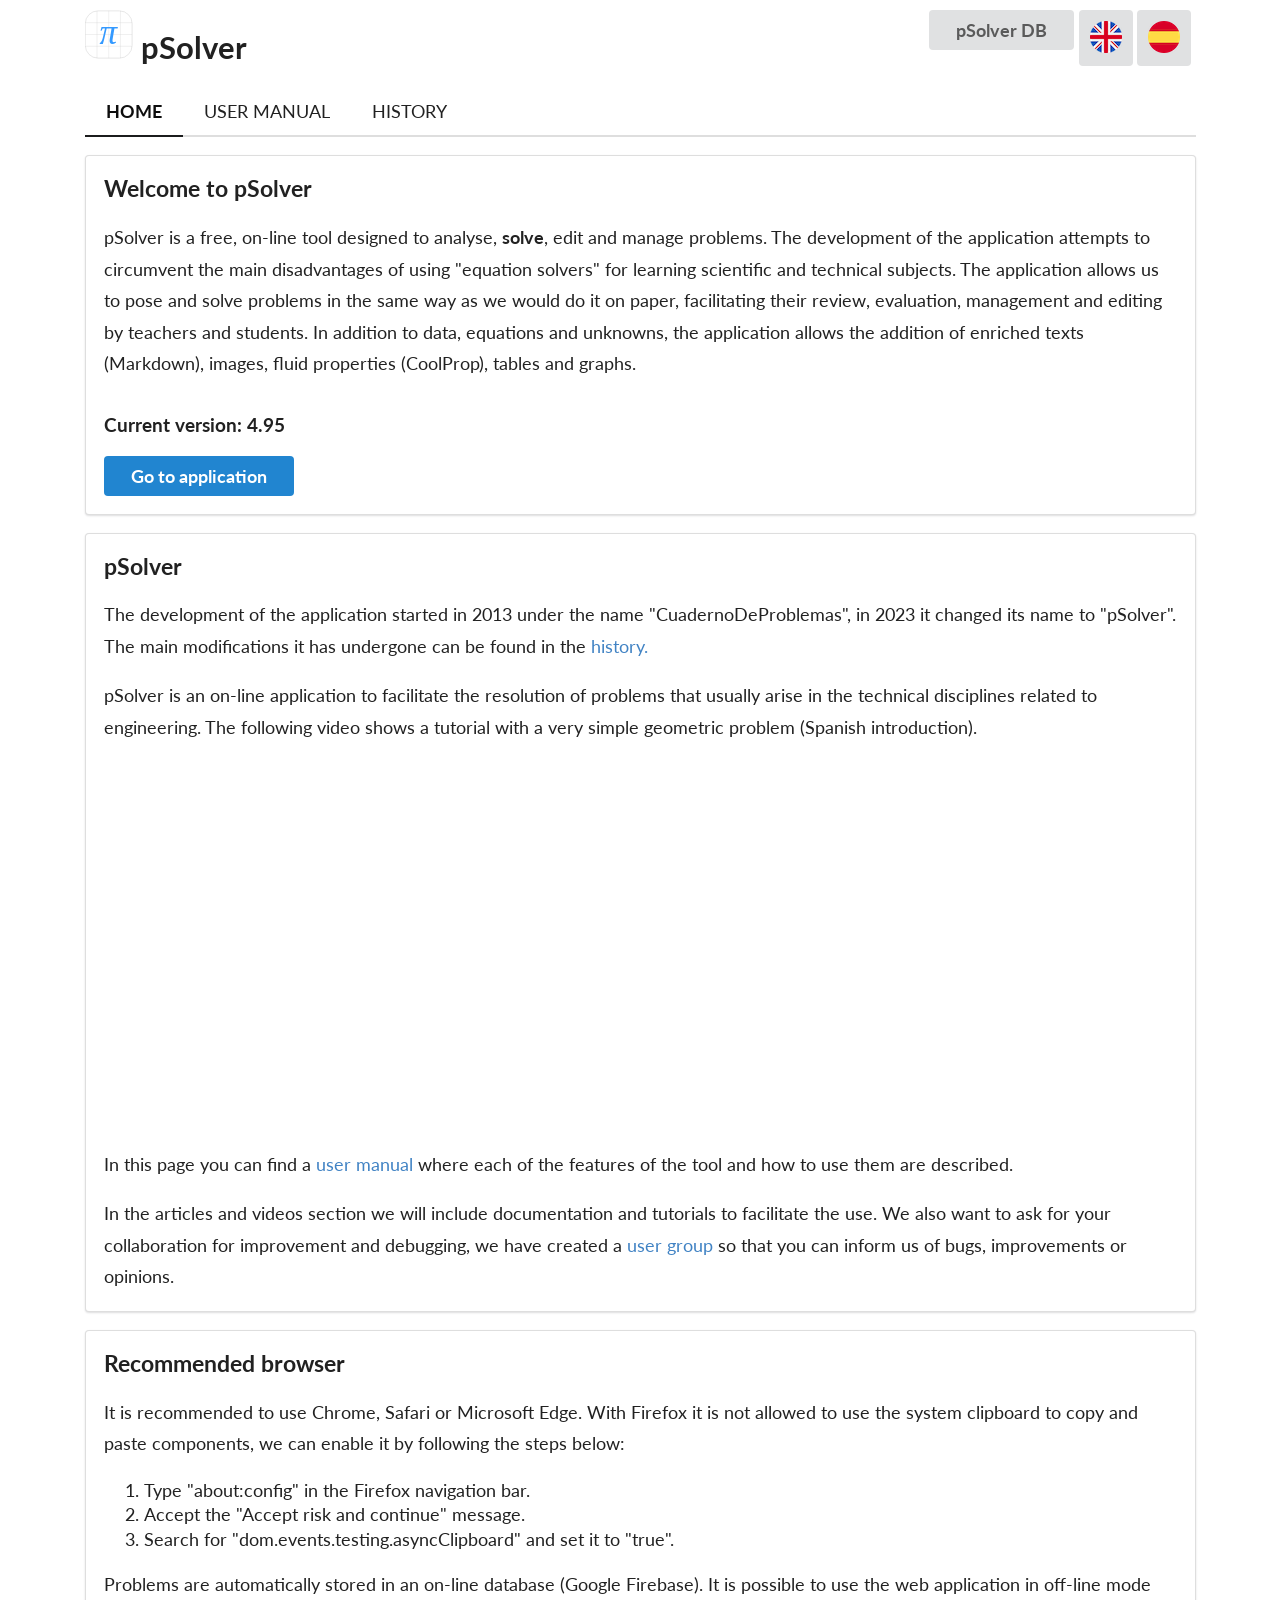
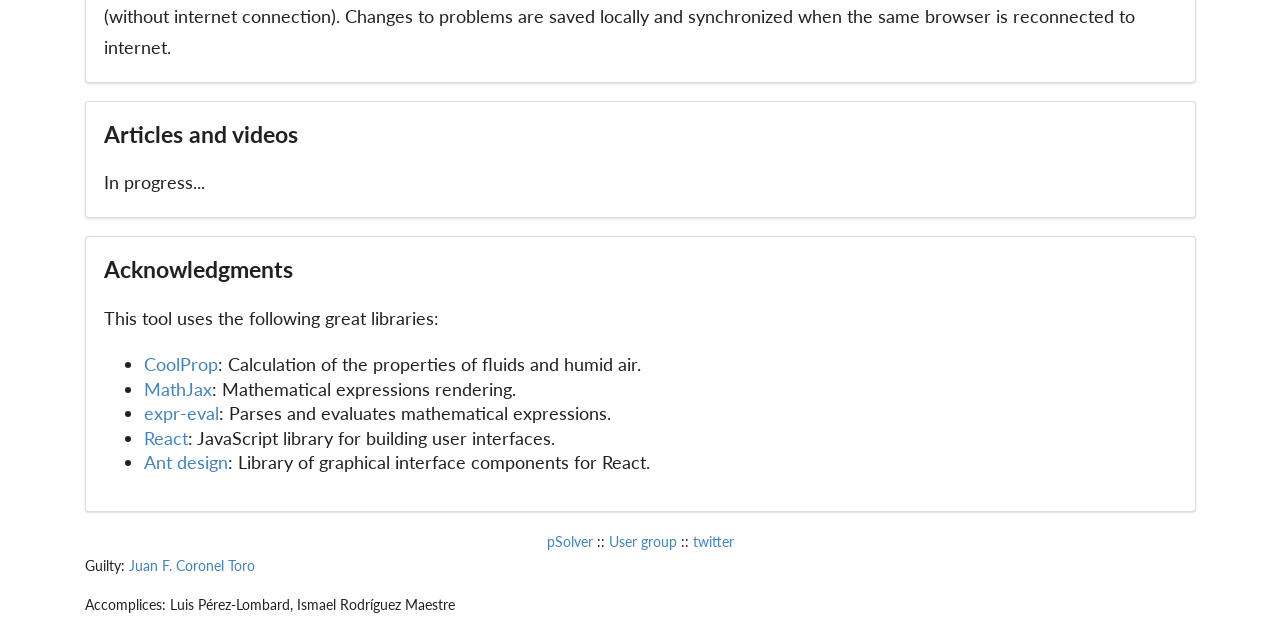
<file: index.html>
<!DOCTYPE html>
<html lang="en">

<head>
	<title>pSolver</title>
	<meta http-equiv="content-type" content="text/html; charset=UTF-8" />
	<meta http-equiv="X-UA-Compatible" content="IE=edge">
	<meta name="viewport" content="width=device-width, initial-scale=1">
	<link rel="shortcut icon" href="img/favicon.png" />
	<meta name="description" content="Problem Solver" />
	<meta name="keywords" content="pSolver" />
	<meta name="author" content="Juan F. Coronel Toro" />
	<link rel="stylesheet" type="text/css" href="./css/semantic.min.css">
	<script src="./css/semantic.min.js"></script>
	<script src="https://code.jquery.com/jquery-3.1.1.min.js"
		integrity="sha256-hVVnYaiADRTO2PzUGmuLJr8BLUSjGIZsDYGmIJLv2b8=" crossorigin="anonymous"></script>
	<script>
		function setIdioma(valor) {
			if (valor === 'es') {
				location.href = "index_es.html"
			} else if (valor === 'uk') {
				location.href = "index.html"
			}
		}
	</script>
</head>

<body>
	<div class="ui container">
		<h2><img style="margin-top: 10px;" src="img/logo_psolver.svg" width="48px" alt="Logo pSolver"> pSolver
			<button style="float:right; margin-top: 10px;" class="ui icon button" onclick="setIdioma('es')">
				<img src="img/Spain_flag_icon.png">
			</button>
			<button style="float:right; margin-top: 10px;" class="ui icon button" onclick="setIdioma('uk')">
				<img src="img/UK_flag_icon.png">
			</button>
			<button style="float:right; margin-top: 10px;" class="ui button"
				onclick="location.href='https://jfcoronel.github.io/psolver_db/'" title="Database of pSolver problems">
				pSolver DB
			</button>
		</h2>
	</div>

	<div class="ui secondary pointing menu container">
		<a href="index.html" class="item active">HOME</a>
		<a href="user manual.html" class="item">USER MANUAL</a>
		<a href="history.html" class="item">HISTORY</a>
	</div>

	<div class="ui main container">

		<div class="ui segment">
			<h3>Welcome to pSolver</h3>

			<p>pSolver is a free, on-line tool designed to analyse, <strong>solve</strong>, edit and manage
				problems.
				The development of the application attempts to circumvent the main disadvantages of using "equation
				solvers"
				for learning scientific and technical subjects. The application allows us to pose and solve problems
				in the same way as we would do it on paper,
				facilitating their review, evaluation, management and editing by teachers and students.
				In addition to data, equations and unknowns, the application allows the addition of enriched texts
				(Markdown),
				images, fluid properties (CoolProp), tables and graphs.</p>

			<h4>Current version: 4.95</h4>
			<button onclick="location.href='https://psolver.jfcoronel.org'" class="ui primary button">
				Go to application
			</button>
		</div>

		<div class="ui segment">
			<h3>pSolver</h3>
			<p>The development of the application started in 2013 under the name "CuadernoDeProblemas",
				in 2023 it changed its name to "pSolver".
				The main modifications it has undergone can be found in the <a href="history.html">history.</a>
			</p>

			<p>pSolver is an on-line application to facilitate the resolution of problems
				that usually arise in the technical disciplines related to engineering.
				The following video shows a tutorial with a very simple geometric problem (Spanish introduction).
			</p>
			<p align="center">
				<iframe width="640" height="360" src="https://www.youtube.com/embed/MdlZLjJZxPQ"
					title="YouTube video player" frameborder="0"
					allow="accelerometer; autoplay; clipboard-write; encrypted-media; gyroscope; picture-in-picture"
					allowfullscreen></iframe>
			</p>
			<p></p>

			<p>In this page you can find a <a href="user manual.html">user manual</a> where each of the features of the
				tool and how to use them are described.
			</p>
			<p>In the articles and videos section we will include documentation and tutorials to facilitate the use.
				We also want to ask for your collaboration for improvement and debugging, we have created a
				<a href="https://groups.google.com/d/forum/cuadernodeproblemas" target="_blank">user group</a>
				so that you can inform us of bugs, improvements or opinions.
			</p>
		</div>

		<div class="ui segment">
			<h3>Recommended browser</h3>
			<p>It is recommended to use Chrome, Safari or Microsoft Edge.
				With Firefox it is not allowed to use the system clipboard to copy and paste components,
				we can enable it by following the steps below:</p>
			<ol>
				<li>Type "about:config" in the Firefox navigation bar.</li>
				<li>Accept the "Accept risk and continue" message.</li>
				<li>Search for "dom.events.testing.asyncClipboard" and set it to "true".</li>
			</ol>
			<p>Problems are automatically stored in an on-line database (Google Firebase).
				It is possible to use the web application in off-line mode (without internet connection).
				Changes to problems are saved locally and synchronized when the same browser
				is reconnected to internet.
			</p>
		</div>

		<div class="ui segment">
			<h3>Articles and videos</h3>

			<p>In progress...</p>

		</div>

		<div class="ui segment">
			<h3>Acknowledgments</h3>
			<p>This tool uses the following great libraries:</p>
			<ul>
				<li><a href="http://coolprop.org">CoolProp</a>: Calculation of the properties
					of fluids and humid air.</li>
				<li><a href="http://mathjax.org">MathJax</a>: Mathematical expressions rendering.</li>
				<li><a href="https://github.com/silentmatt/expr-eval">expr-eval</a>: Parses and evaluates
					mathematical expressions.</li>
				<li><a href="http://reactjs.org">React</a>: JavaScript library for building user interfaces.</li>
				<li><a href="https://ant.design/docs/react/introduce">Ant design</a>: Library of graphical
					interface components for React.</li>
			</ul>
		</div>

		<div class="ui center aligned container">
			<p><a href="index_es.html" class="ui inverted link">pSolver</a> ::
				<a href="https://groups.google.com/d/forum/pSolver" target="_blank">User group</a> ::
				<a href="http://www.twitter.com/psolver_org" target="_blank">twitter</a>
			</p>
		</div>
		<p>Guilty: <a href="http://jfc.us.es">Juan F. Coronel Toro</a></p>
		<p>Accomplices: Luis Pérez-Lombard, Ismael Rodríguez Maestre</p>
	</div>
	<br>
	</div>
</body>

</html>
</file>
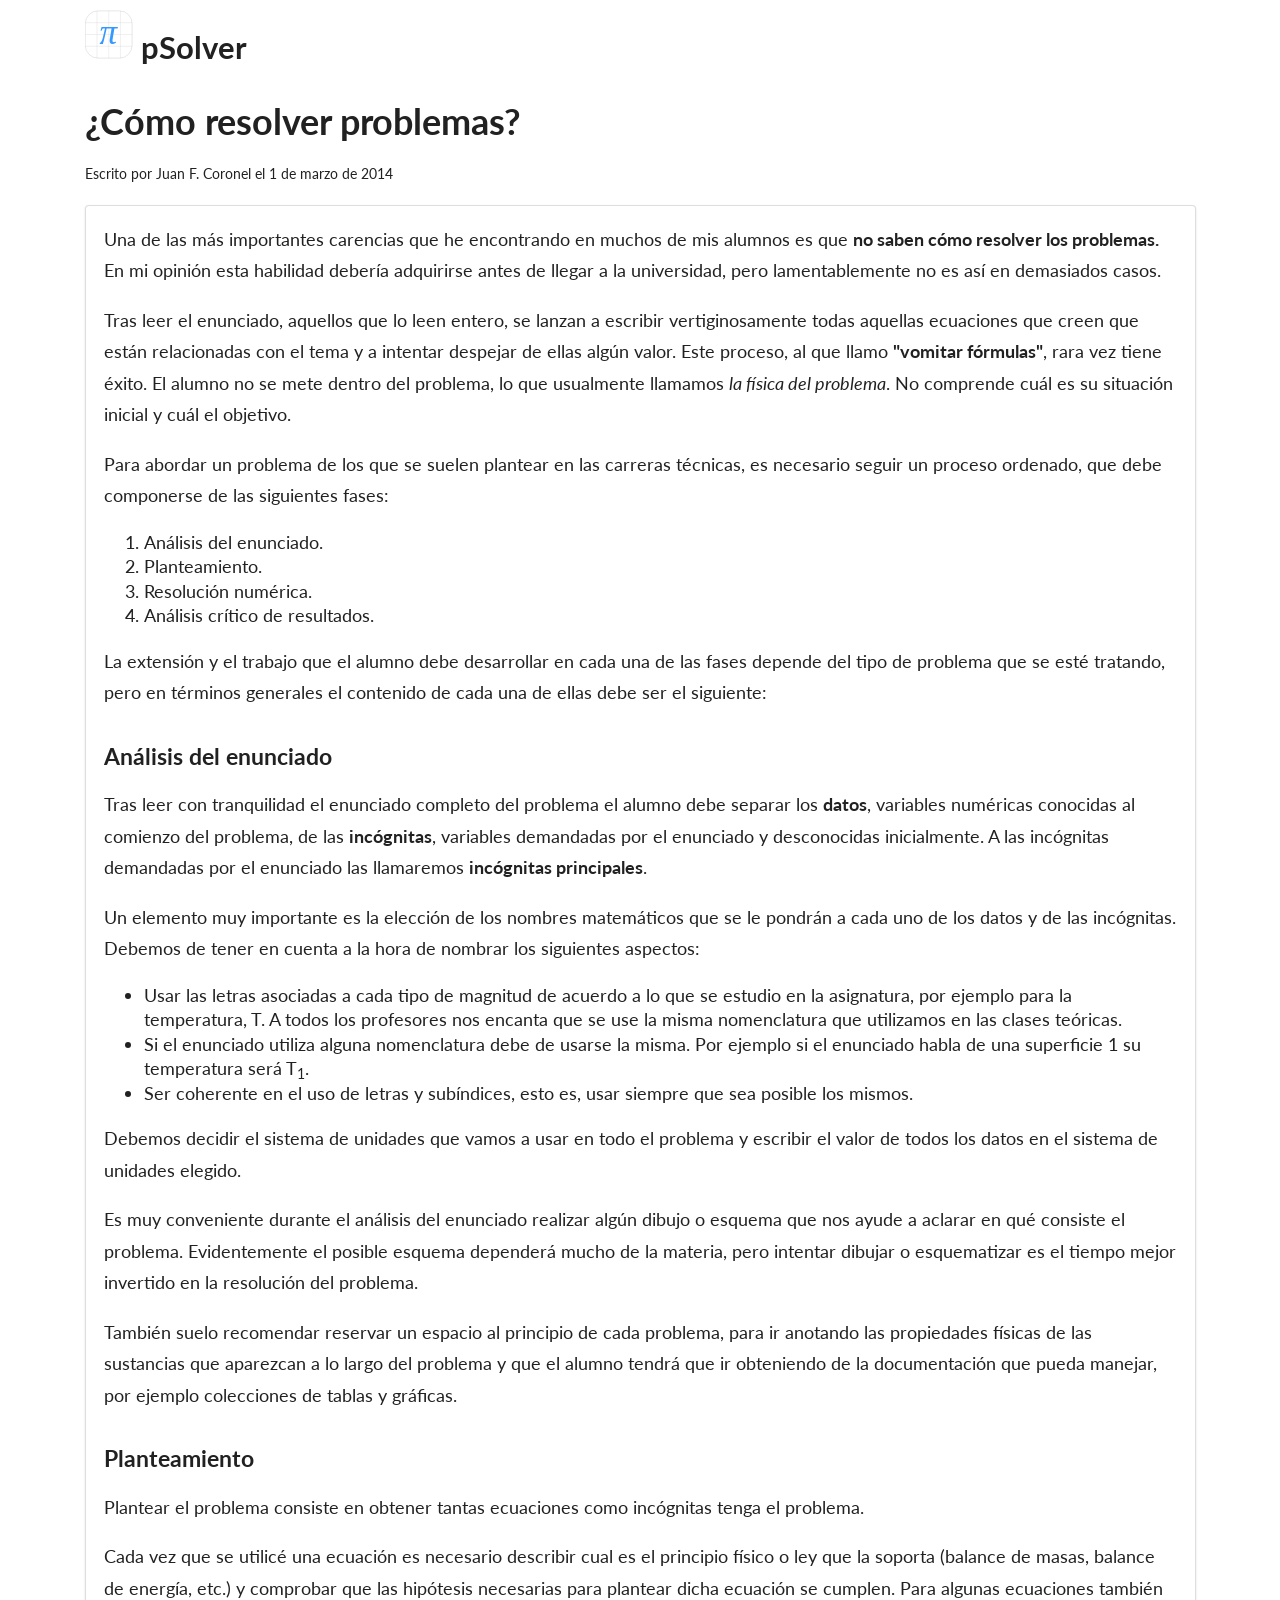
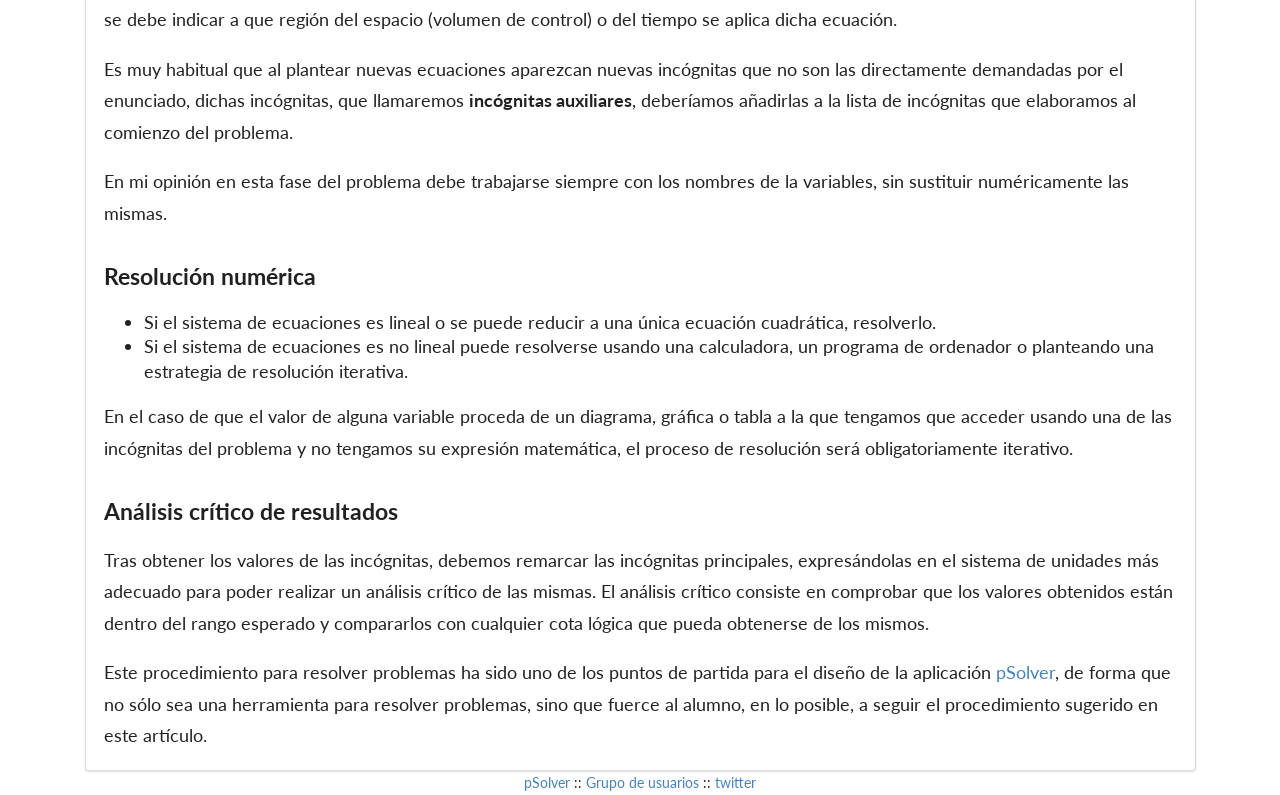
<file: como_resolver_problemas.html>
<head>
	<title>CuadernoDeProblemas</title>
	<meta http-equiv="content-type" content="text/html; charset=UTF-8" />
	<meta http-equiv="X-UA-Compatible" content="IE=edge">
	<meta name="viewport" content="width=device-width, initial-scale=1">
	<link rel="shortcut icon" href="img/favicon.ico" />
	<meta name="description" content="pSolver" />
	<meta name="keywords" content="pSolver" />
	<meta name="author" content="Juan F. Coronel Toro" />

	<link rel="stylesheet" type="text/css" href="./css/semantic.min.css">
	<script src="./css/semantic.min.js"></script>
	<script src="https://code.jquery.com/jquery-3.1.1.min.js"
		integrity="sha256-hVVnYaiADRTO2PzUGmuLJr8BLUSjGIZsDYGmIJLv2b8=" crossorigin="anonymous"></script>
</head>

<body>

	<div class="ui container">
		<h2><img style="margin-top: 10px;" src="img/logo_psolver.svg" width="48px" alt="Logo pSolver"> pSolver
		</h2>

		<h1>¿Cómo resolver problemas?</h1>
		<p>Escrito por Juan F. Coronel el 1 de marzo de 2014</p>


		<div class="ui segment">

			<p>Una de las más importantes carencias que he encontrando en muchos de mis alumnos es que <strong>no saben
					cómo
					resolver los problemas.</strong> En mi opinión esta habilidad debería adquirirse antes de llegar a
				la
				universidad, pero lamentablemente no es así en demasiados casos.</p>

			<p>Tras leer el enunciado, aquellos que lo leen entero, se lanzan a escribir vertiginosamente todas aquellas
				ecuaciones que creen que están relacionadas con el tema y a intentar despejar de ellas algún valor. Este
				proceso,
				al que llamo <strong>"vomitar fórmulas"</strong>, rara vez tiene éxito. El alumno no se mete dentro del
				problema,
				lo que usualmente llamamos <em>la física del problema</em>. No comprende cuál es su situación inicial y
				cuál el
				objetivo.</p>

			<p>Para abordar un problema de los que se suelen plantear en las carreras técnicas, es necesario seguir un
				proceso
				ordenado, que debe componerse de las siguientes fases:</p>
			<ol>
				<li>Análisis del enunciado.</li>
				<li>Planteamiento.</li>
				<li>Resolución numérica.</li>
				<li>Análisis crítico de resultados.</li>
			</ol>

			<p>La extensión y el trabajo que el alumno debe desarrollar en cada una de las fases depende del tipo de
				problema
				que se esté tratando, pero en términos generales el contenido de cada una de ellas debe ser el
				siguiente:</p>

			<h3>Análisis del enunciado</h3>

			<p>Tras leer con tranquilidad el enunciado completo del problema el alumno debe separar los
				<strong>datos</strong>,
				variables numéricas conocidas al comienzo del problema, de las <strong>incógnitas</strong>, variables
				demandadas
				por el enunciado y desconocidas inicialmente. A las incógnitas demandadas por el enunciado las
				llamaremos
				<strong>incógnitas principales</strong>.
			</p>

			<p>Un elemento muy importante es la elección de los nombres matemáticos que se le pondrán a cada uno de los
				datos
				y
				de las incógnitas. Debemos de tener en cuenta a la hora de nombrar los siguientes aspectos:</p>

			<ul>
				<li>Usar las letras asociadas a cada tipo de magnitud de acuerdo a lo que se estudio en la asignatura,
					por
					ejemplo
					para la temperatura, T. A todos los profesores nos encanta que se use la misma nomenclatura que
					utilizamos en
					las clases teóricas.</li>
				<li>Si el enunciado utiliza alguna nomenclatura debe de usarse la misma. Por ejemplo si el enunciado
					habla de
					una
					superficie 1 su temperatura será T<sub>1</sub>.</li>
				<li>Ser coherente en el uso de letras y subíndices, esto es, usar siempre que sea posible los mismos.
				</li>
			</ul>

			<p>Debemos decidir el sistema de unidades que vamos a usar en todo el problema y escribir el valor de todos
				los
				datos en el sistema de unidades elegido.</p>

			<p>Es muy conveniente durante el análisis del enunciado realizar algún dibujo o esquema que nos ayude a
				aclarar en
				qué consiste el problema. Evidentemente el posible esquema dependerá mucho de la materia, pero intentar
				dibujar
				o
				esquematizar es el tiempo mejor invertido en la resolución del problema.</p>

			<p>También suelo recomendar reservar un espacio al principio de cada problema, para ir anotando las
				propiedades
				físicas de las sustancias que aparezcan a lo largo del problema y que el alumno tendrá que ir obteniendo
				de la
				documentación que pueda manejar, por ejemplo colecciones de tablas y gráficas.</p>

			<h3>Planteamiento</h3>

			<p>Plantear el problema consiste en obtener tantas ecuaciones como incógnitas tenga el problema.</p>

			<p>Cada vez que se utilicé una ecuación es necesario describir cual es el principio físico o ley que la
				soporta
				(balance de masas, balance de energía, etc.) y comprobar que las hipótesis necesarias para plantear
				dicha
				ecuación
				se cumplen. Para algunas ecuaciones también se debe indicar a que región del espacio (volumen de
				control) o del
				tiempo se aplica dicha ecuación.</p>

			<p>Es muy habitual que al plantear nuevas ecuaciones aparezcan nuevas incógnitas que no son las directamente
				demandadas por el enunciado, dichas incógnitas, que llamaremos <strong>incógnitas auxiliares</strong>,
				deberíamos
				añadirlas a la lista de incógnitas que elaboramos al comienzo del problema.</p>

			<p>En mi opinión en esta fase del problema debe trabajarse siempre con los nombres de la variables, sin
				sustituir
				numéricamente las mismas.</p>


			<h3>Resolución numérica</h3>

			<ul>
				<li>Si el sistema de ecuaciones es lineal o se puede reducir a una única ecuación cuadrática,
					resolverlo.</li>

				<li>Si el sistema de ecuaciones es no lineal puede resolverse usando una calculadora, un programa de
					ordenador o
					planteando una estrategia de resolución iterativa.</li>
			</ul>

			<p>En el caso de que el valor de alguna variable proceda de un diagrama, gráfica o tabla a la que tengamos
				que
				acceder usando una de las incógnitas del problema y no tengamos su expresión matemática, el proceso de
				resolución
				será obligatoriamente iterativo. </p>

			<h3>Análisis crítico de resultados</h3>

			<p>Tras obtener los valores de las incógnitas, debemos remarcar las incógnitas principales, expresándolas en
				el
				sistema de unidades más adecuado para poder realizar un análisis crítico de las mismas. El análisis
				crítico
				consiste en comprobar que los valores obtenidos están dentro del rango esperado y compararlos con
				cualquier cota
				lógica que pueda obtenerse de los mismos.</p>

			<p>Este procedimiento para resolver problemas ha sido uno de los puntos de partida para el diseño de la
				aplicación
				<a href="http://psolver.es">pSolver</a>, de forma que no sólo sea una
				herramienta para
				resolver problemas, sino que fuerce al alumno, en lo posible, a seguir el procedimiento sugerido en este
				artículo.
			</p>
		</div>
	</div>

	<div class="ui center aligned container">
		<p><a href="index_es.html" class="ui inverted link">pSolver</a> ::
			<a href="https://groups.google.com/d/forum/pSolver" target="_blank">Grupo de usuarios</a> ::
			<a href="http://www.twitter.com/psolver_org" target="_blank">twitter</a>
		</p>
	</div>
</body>

</html>
</file>
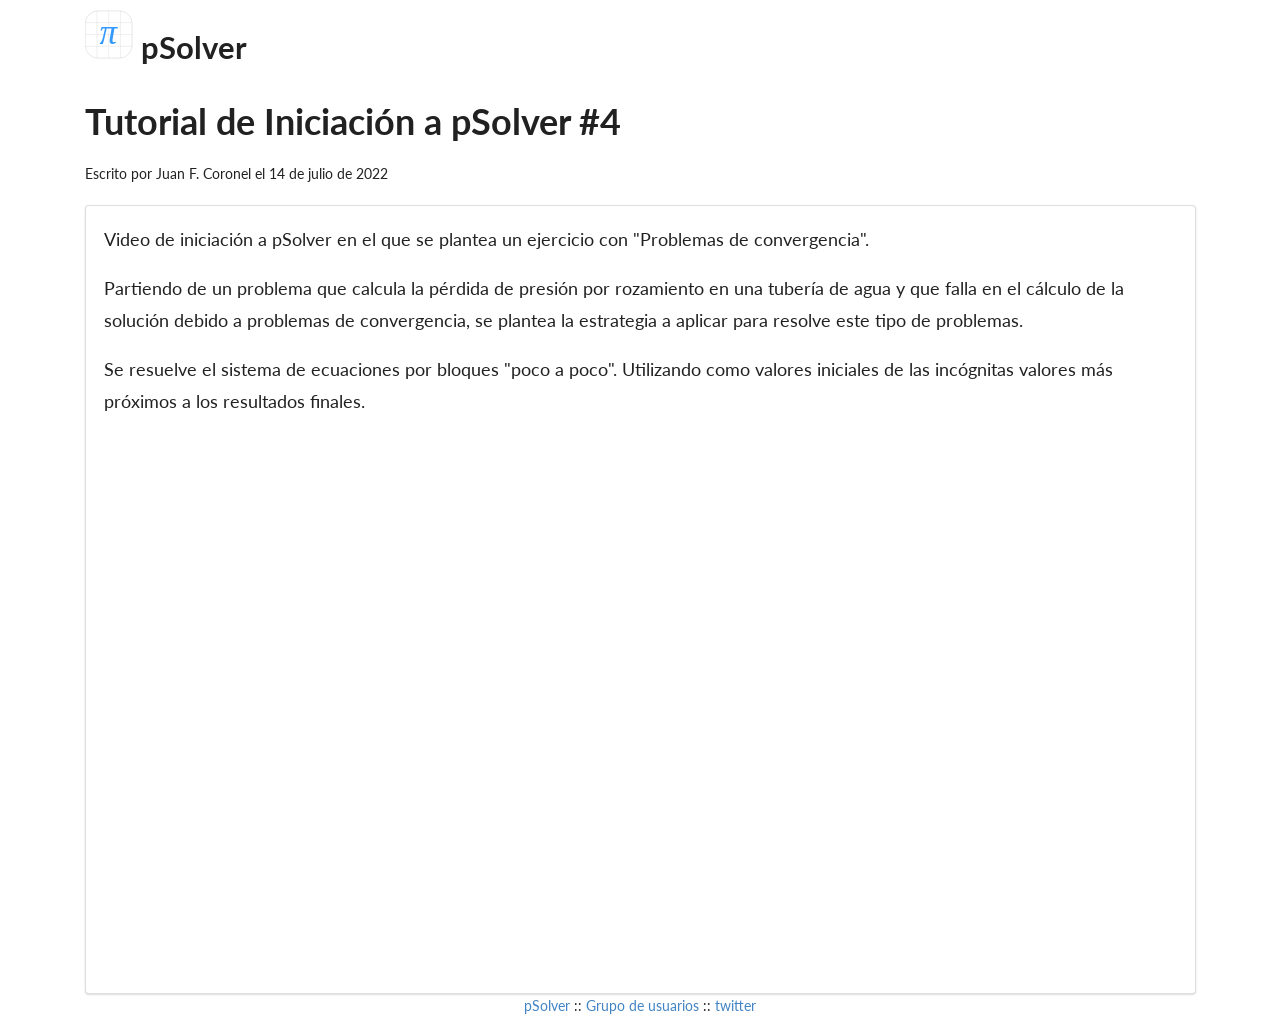
<file: convergencia.html>
<head>
	<title>pSolver</title>
	<meta http-equiv="content-type" content="text/html; charset=UTF-8" />
	<meta http-equiv="X-UA-Compatible" content="IE=edge">
	<meta name="viewport" content="width=device-width, initial-scale=1">
	<link rel="shortcut icon" href="img/favicon.ico" />
	<meta name="description" content="pSolver" />
	<meta name="keywords" content="pSolver" />
	<meta name="author" content="Juan F. Coronel Toro" />

	<link rel="stylesheet" type="text/css" href="./css/semantic.min.css">
	<script src="./css/semantic.min.js"></script>
	<script src="https://code.jquery.com/jquery-3.1.1.min.js"
		integrity="sha256-hVVnYaiADRTO2PzUGmuLJr8BLUSjGIZsDYGmIJLv2b8=" crossorigin="anonymous"></script>
</head>

<body>

	<div class="ui container">
		<h2><img style="margin-top: 10px;" src="img/logo_psolver.svg" width="48px" alt="Logo pSolver"> pSolver
		</h2>

		<h1>Tutorial de Iniciación a pSolver #4</h1>
		<p>Escrito por Juan F. Coronel el 14 de julio de 2022</p>

		<div class="ui segment">

			<p>Video de iniciación a pSolver en el que se plantea un ejercicio con "Problemas de
				convergencia".</p>

			<p>Partiendo de un problema que calcula la pérdida de presión por rozamiento en una tubería de agua y que
				falla en el cálculo
				de la solución debido a problemas de convergencia, se plantea la estrategia a aplicar para resolve este
				tipo de problemas.
			</p>
			<p>Se resuelve el sistema de ecuaciones por bloques "poco a poco". Utilizando como valores iniciales de las
				incógnitas
				valores más próximos a los resultados finales. </p>

			<iframe width="960" height="540" src="https://www.youtube.com/embed/de6aJlqaAOQ"
				title="CuadernoDeProblemas #4" frameborder="0"
				allow="accelerometer; autoplay; clipboard-write; encrypted-media; gyroscope; picture-in-picture"
				allowfullscreen></iframe>
		</div>
	</div>
	<div class="ui center aligned container">
		<p><a href="index_es.html" class="ui inverted link">pSolver</a> ::
			<a href="https://groups.google.com/d/forum/pSolver" target="_blank">Grupo de usuarios</a> ::
			<a href="http://www.twitter.com/psolver_org" target="_blank">twitter</a>
		</p>
	</div>

</body>

</html>
</file>
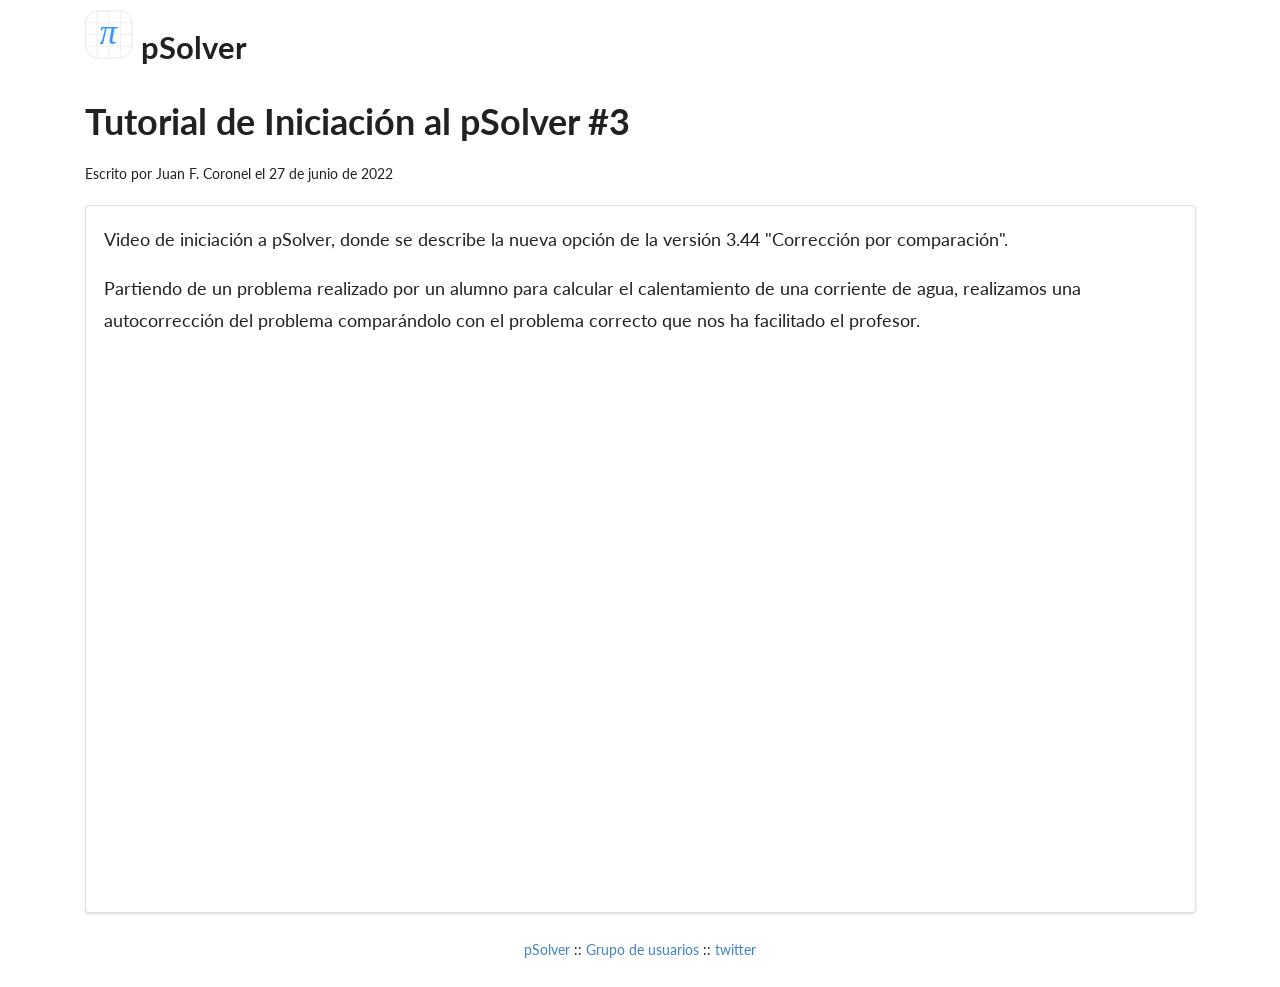
<file: correccion_por_comparacion.html>
<head>
	<title>pSolver</title>
	<meta http-equiv="content-type" content="text/html; charset=UTF-8" />
	<meta http-equiv="X-UA-Compatible" content="IE=edge">
	<meta name="viewport" content="width=device-width, initial-scale=1">
	<link rel="shortcut icon" href="img/favicon.ico" />
	<meta name="description" content="pSolver" />
	<meta name="keywords" content=pSolver" />
	<meta name="author" content="Juan F. Coronel Toro" />

	<link rel="stylesheet" type="text/css" href="./css/semantic.min.css">
	<script src="./css/semantic.min.js"></script>
	<script src="https://code.jquery.com/jquery-3.1.1.min.js"
		integrity="sha256-hVVnYaiADRTO2PzUGmuLJr8BLUSjGIZsDYGmIJLv2b8=" crossorigin="anonymous"></script>
</head>

<body>

	<div class="ui container">
		<h2><img style="margin-top: 10px;" src="img/logo_psolver.svg" width="48px" alt="Logo pSolver"> pSolver
		</h2>

		<h1>Tutorial de Iniciación al pSolver #3</h1>
		<p>Escrito por Juan F. Coronel el 27 de junio de 2022</p>

		<div class="ui segment">

			<p>Video de iniciación a pSolver, donde se describe la nueva opción de la versión 3.44
				"Corrección por comparación".</p>

			<p>Partiendo de un problema realizado por un alumno para calcular el calentamiento de una corriente de agua,
				realizamos
				una autocorrección del problema comparándolo con el problema correcto que nos ha facilitado el profesor.
			</p>
			<p> </p>

			<iframe width="960" height="540" src="https://www.youtube.com/embed/m-ycafzp6UA"
				title="CuadernoDeProblemas #3" frameborder="0"
				allow="accelerometer; autoplay; clipboard-write; encrypted-media; gyroscope; picture-in-picture"
				allowfullscreen></iframe>
		</div>
	</div>

	<br>
	<div class="ui center aligned container">
		<p><a href="index_es.html" class="ui inverted link">pSolver</a> ::
			<a href="https://groups.google.com/d/forum/pSolver" target="_blank">Grupo de usuarios</a> ::
			<a href="http://www.twitter.com/psolver_org" target="_blank">twitter</a>
		</p>
	</div>
	<br>

</body>

</html>
</file>
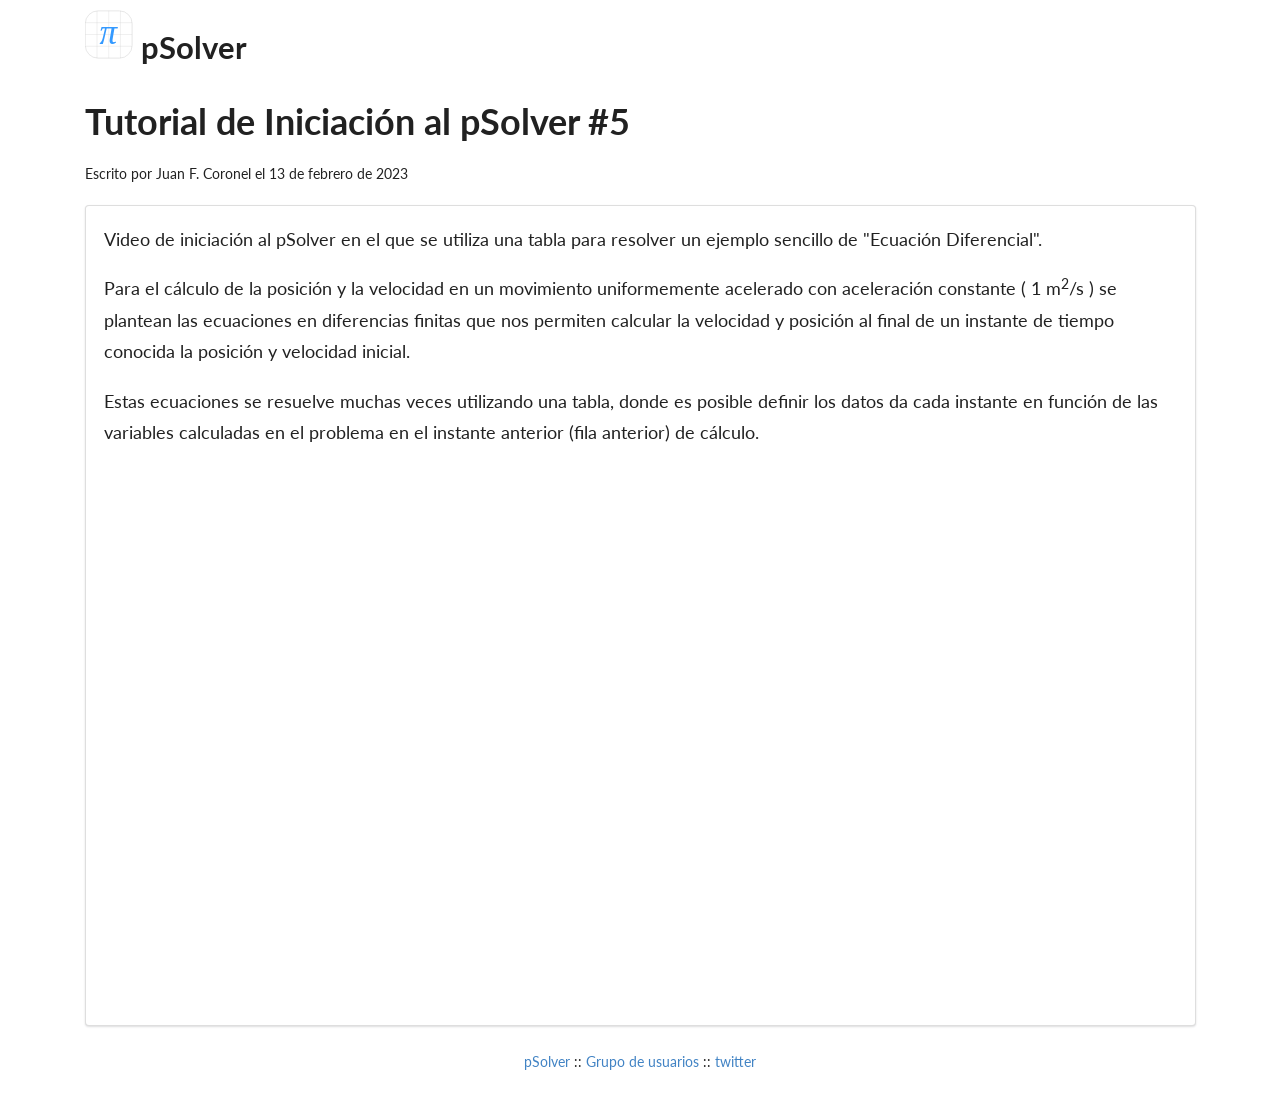
<file: ecuaciones_diferenciales.html>
<head>
	<title>pSolver</title>
	<meta http-equiv="content-type" content="text/html; charset=UTF-8" />
	<meta http-equiv="X-UA-Compatible" content="IE=edge">
	<meta name="viewport" content="width=device-width, initial-scale=1">
	<link rel="shortcut icon" href="img/favicon.ico" />
	<meta name="description" content="pSolver" />
	<meta name="keywords" content=pSolver" />
	<meta name="author" content="Juan F. Coronel Toro" />

	<link rel="stylesheet" type="text/css" href="./css/semantic.min.css">
	<script src="./css/semantic.min.js"></script>
	<script src="https://code.jquery.com/jquery-3.1.1.min.js"
		integrity="sha256-hVVnYaiADRTO2PzUGmuLJr8BLUSjGIZsDYGmIJLv2b8=" crossorigin="anonymous"></script>
</head>


<body>

	<div class="ui container">
		<h2><img style="margin-top: 10px;" src="img/logo_psolver.svg" width="48px" alt="Logo pSolver"> pSolver
		</h2>

		<h1>Tutorial de Iniciación al pSolver #5</h1>
		<p>Escrito por Juan F. Coronel el 13 de febrero de 2023</p>

		<div class="ui segment">

			<p>Video de iniciación al pSolver en el que se utiliza una tabla para resolver un ejemplo
				sencillo
				de "Ecuación Diferencial".</p>

			<p>Para el cálculo de la posición y la velocidad en un movimiento uniformemente acelerado con aceleración
				constante ( 1 m<sup>2</sup>/s )
				se plantean las ecuaciones en diferencias finitas que nos permiten calcular la velocidad y posición al
				final de un instante de
				tiempo conocida la posición y velocidad inicial.</p>

			<p>Estas ecuaciones se resuelve muchas veces utilizando una tabla, donde es posible definir los datos da
				cada instante
				en función de las variables calculadas en el problema en el instante anterior (fila anterior) de
				cálculo.
			</p>


			<iframe width="960" height="540" src="https://www.youtube.com/embed/cNy7MmocNds"
				title="CuadernoDeProblemas #4" frameborder="0"
				allow="accelerometer; autoplay; clipboard-write; encrypted-media; gyroscope; picture-in-picture"
				allowfullscreen></iframe>
		</div>
	</div>
	<br>
	<div class="ui center aligned container">
		<p><a href="index_es.html" class="ui inverted link">pSolver</a> ::
			<a href="https://groups.google.com/d/forum/pSolver" target="_blank">Grupo de usuarios</a> ::
			<a href="http://www.twitter.com/psolver_org" target="_blank">twitter</a>
		</p>
	</div>
	<br>


</body>

</html>
</file>
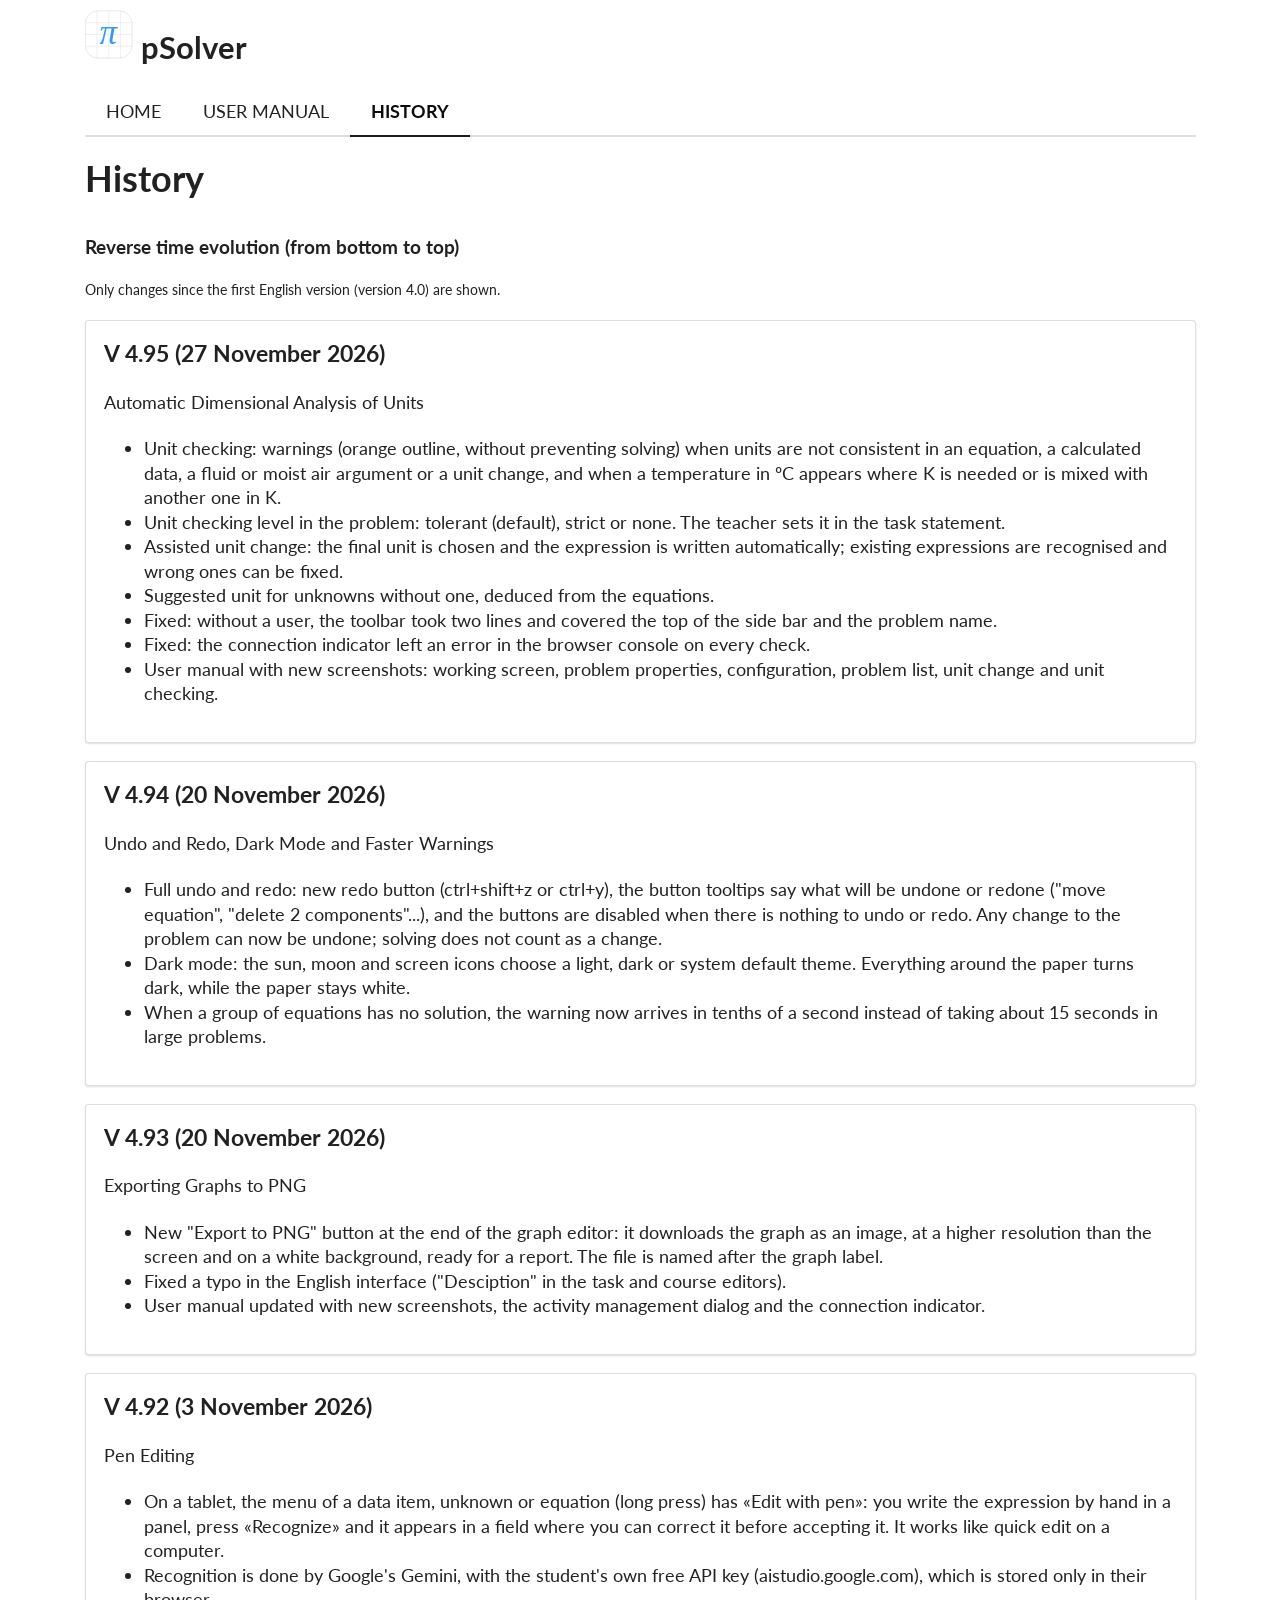
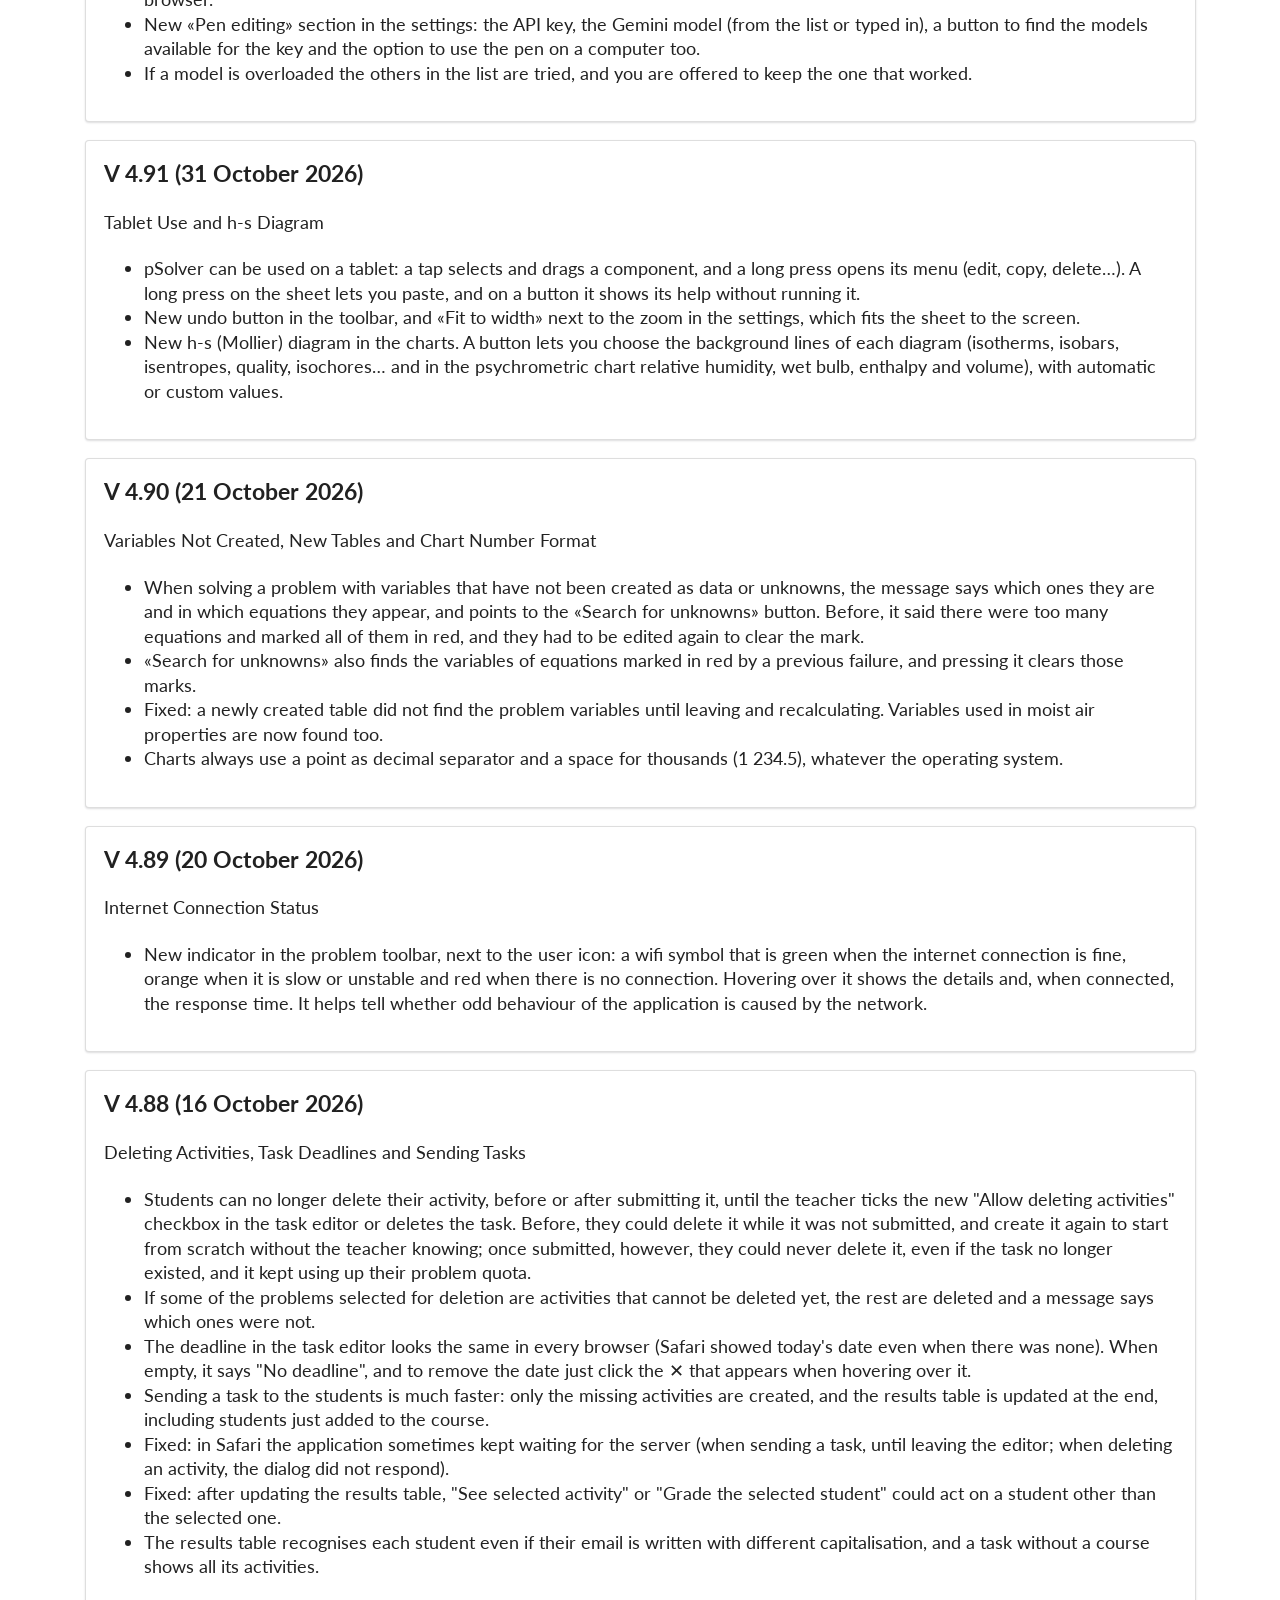
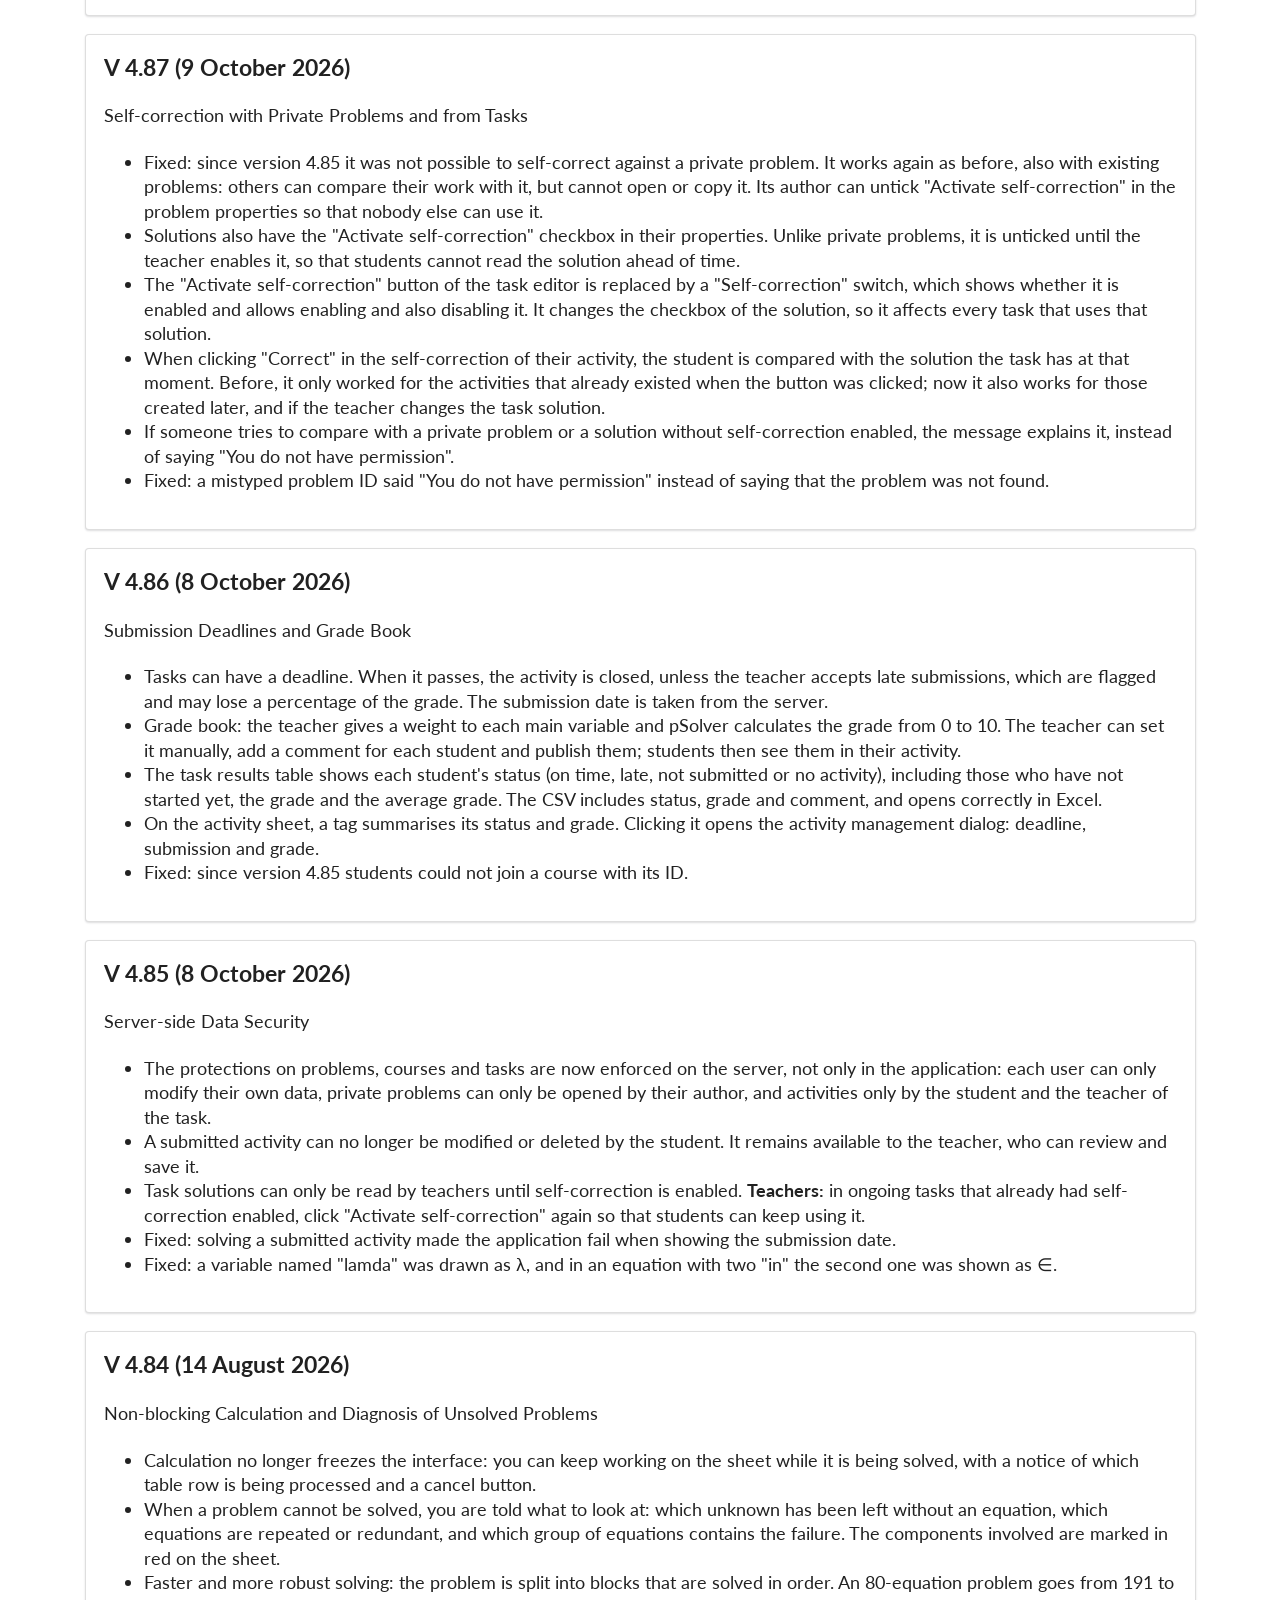
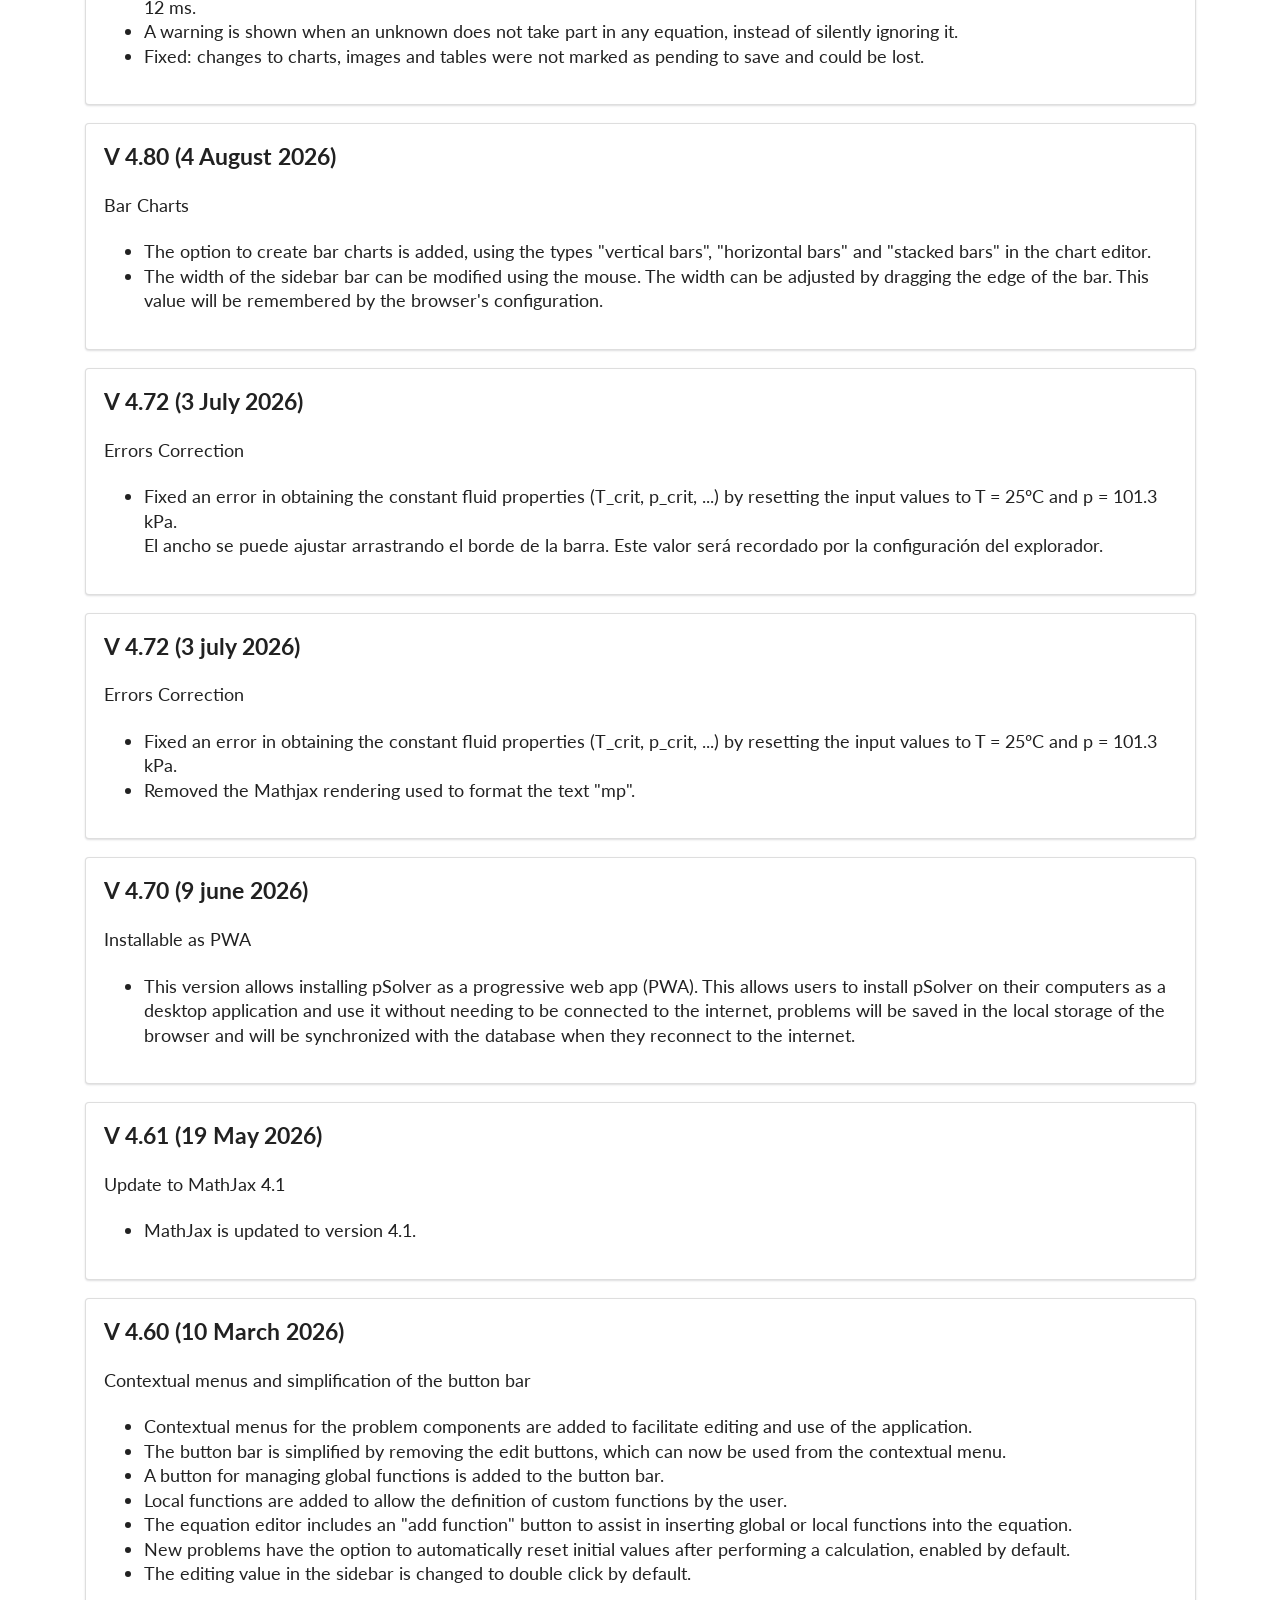
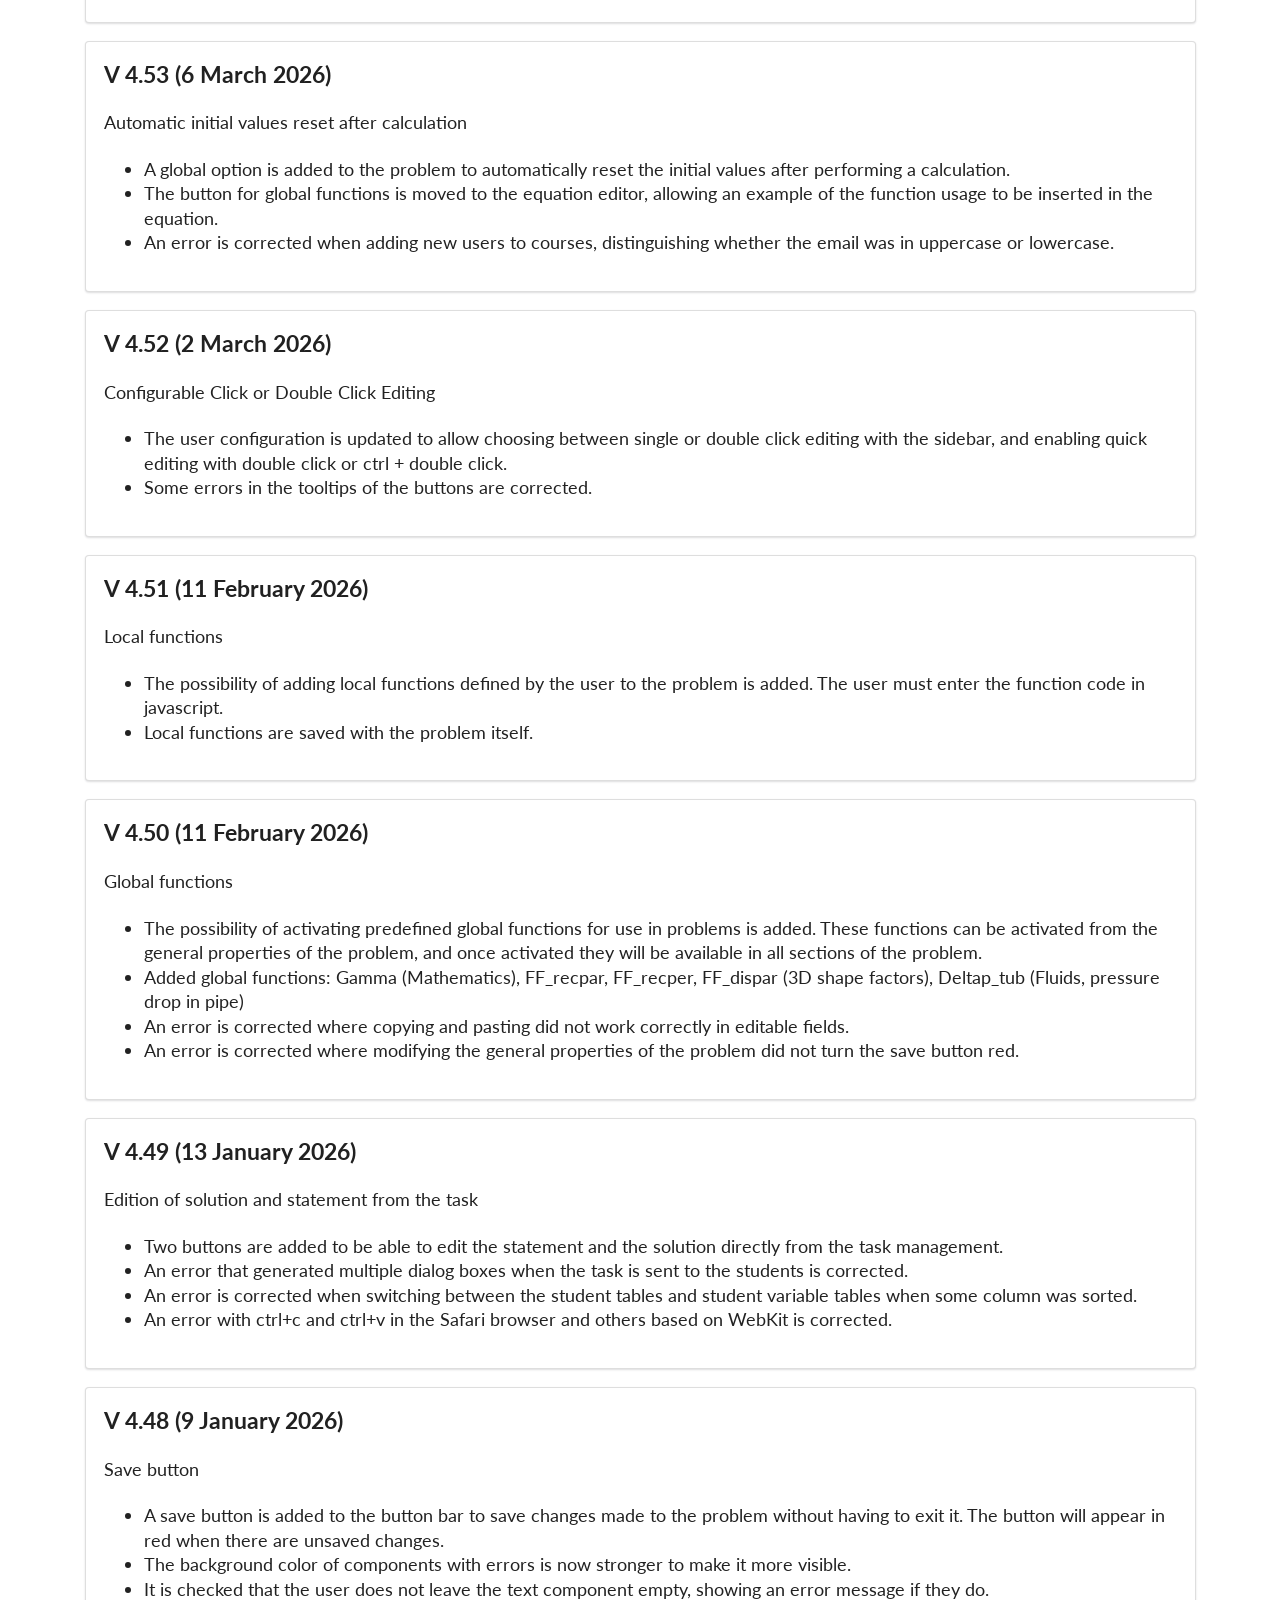
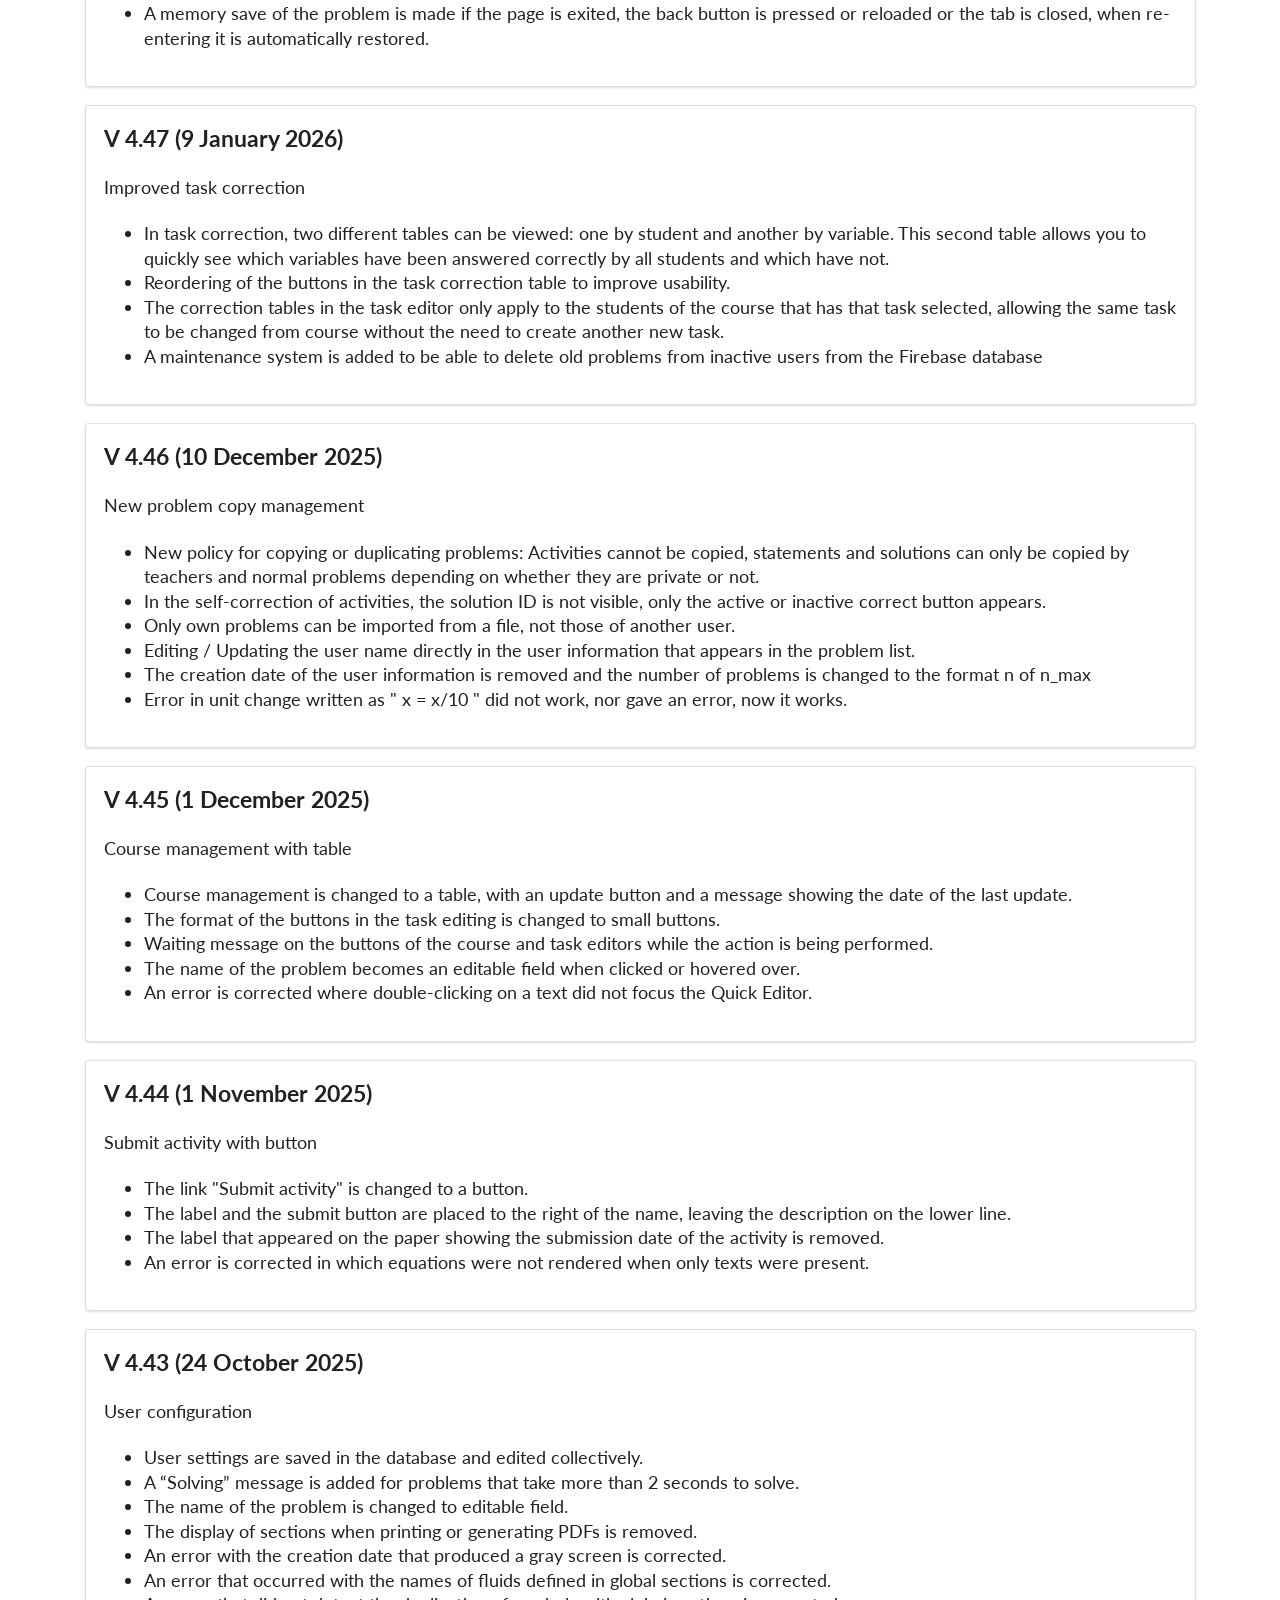
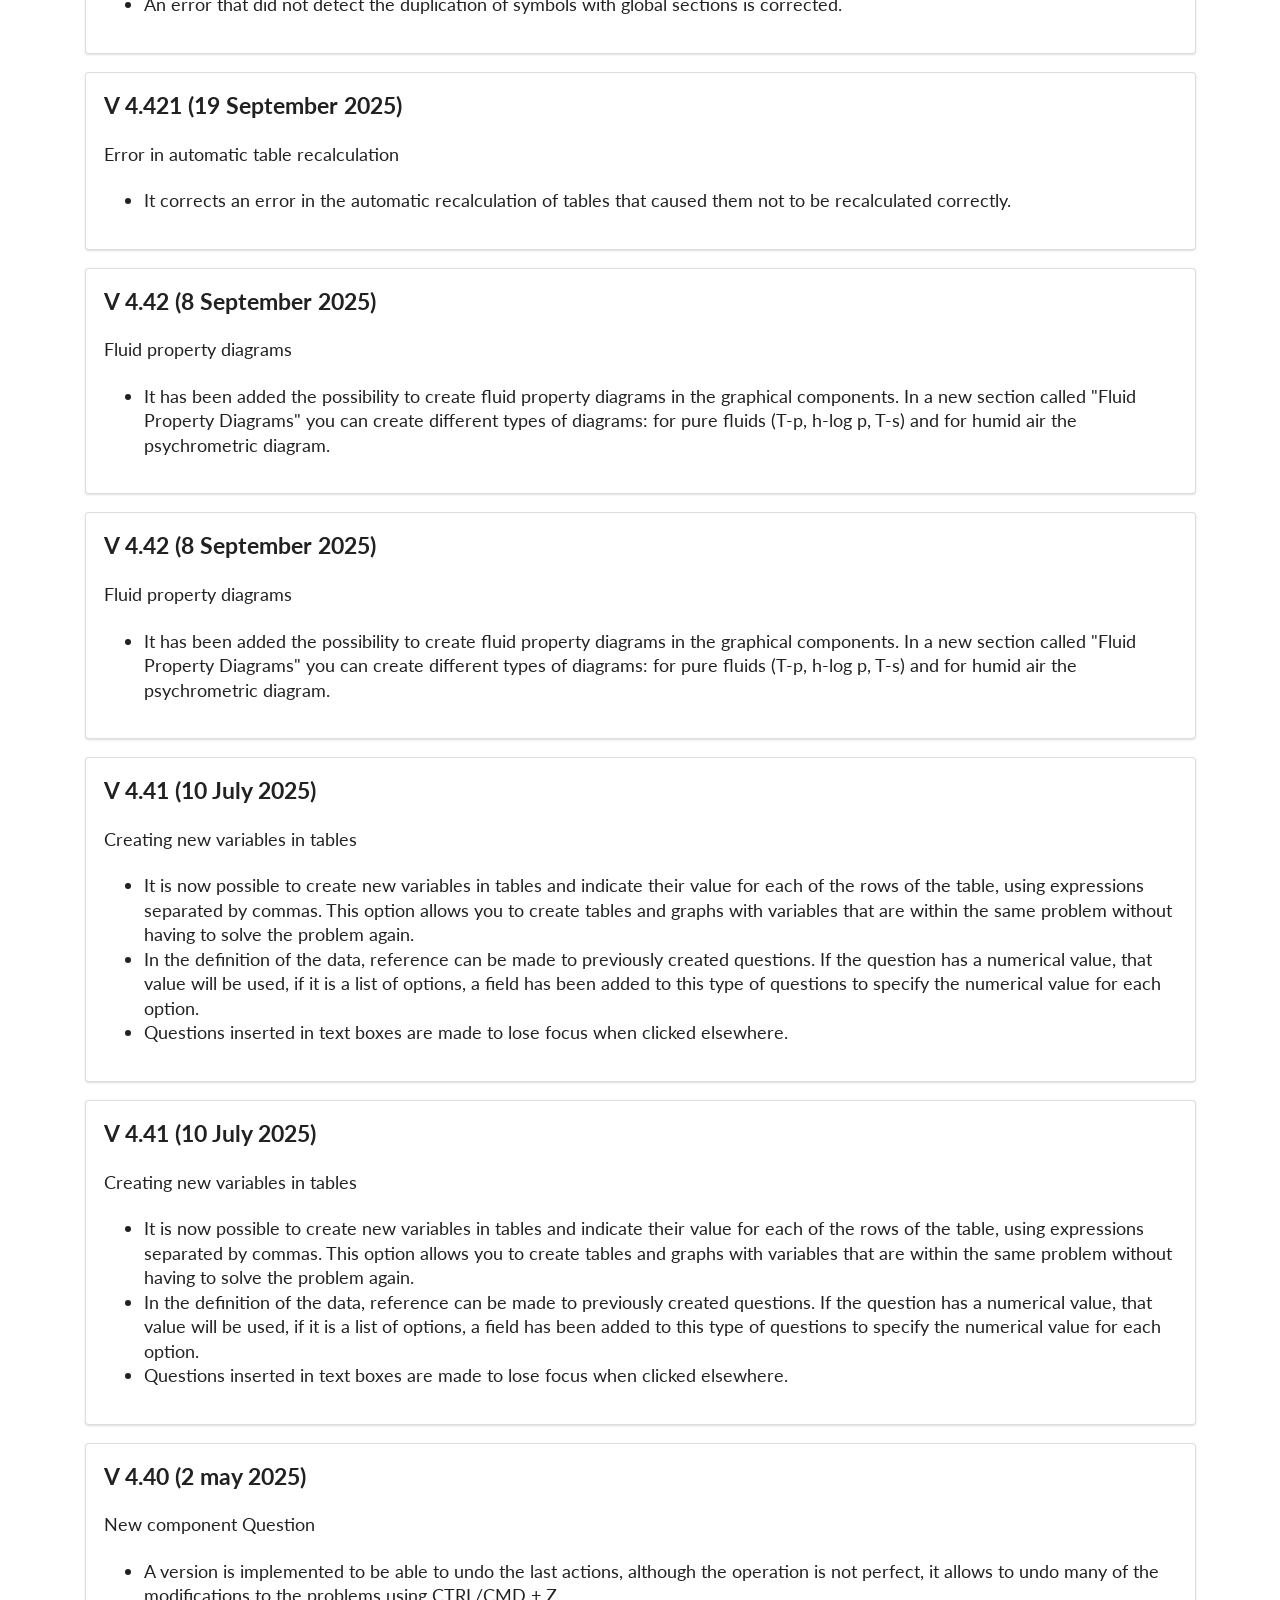
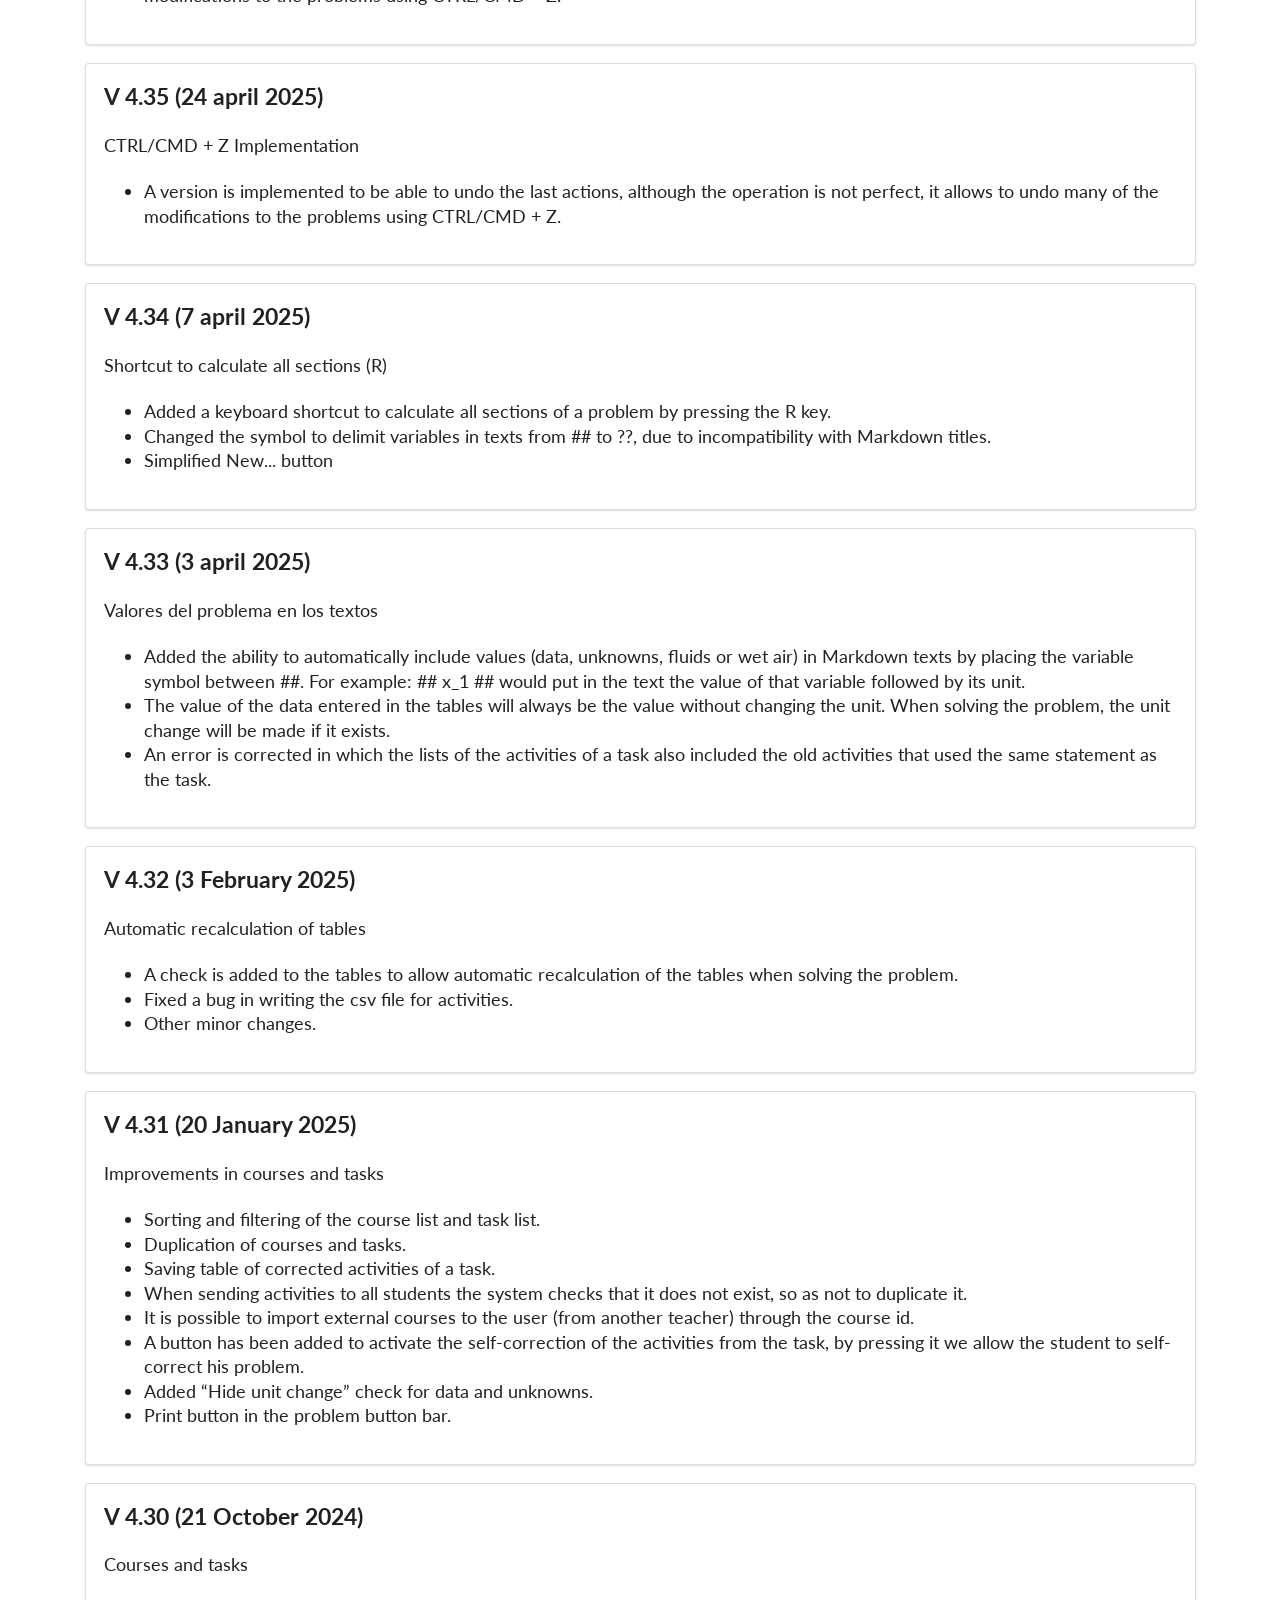
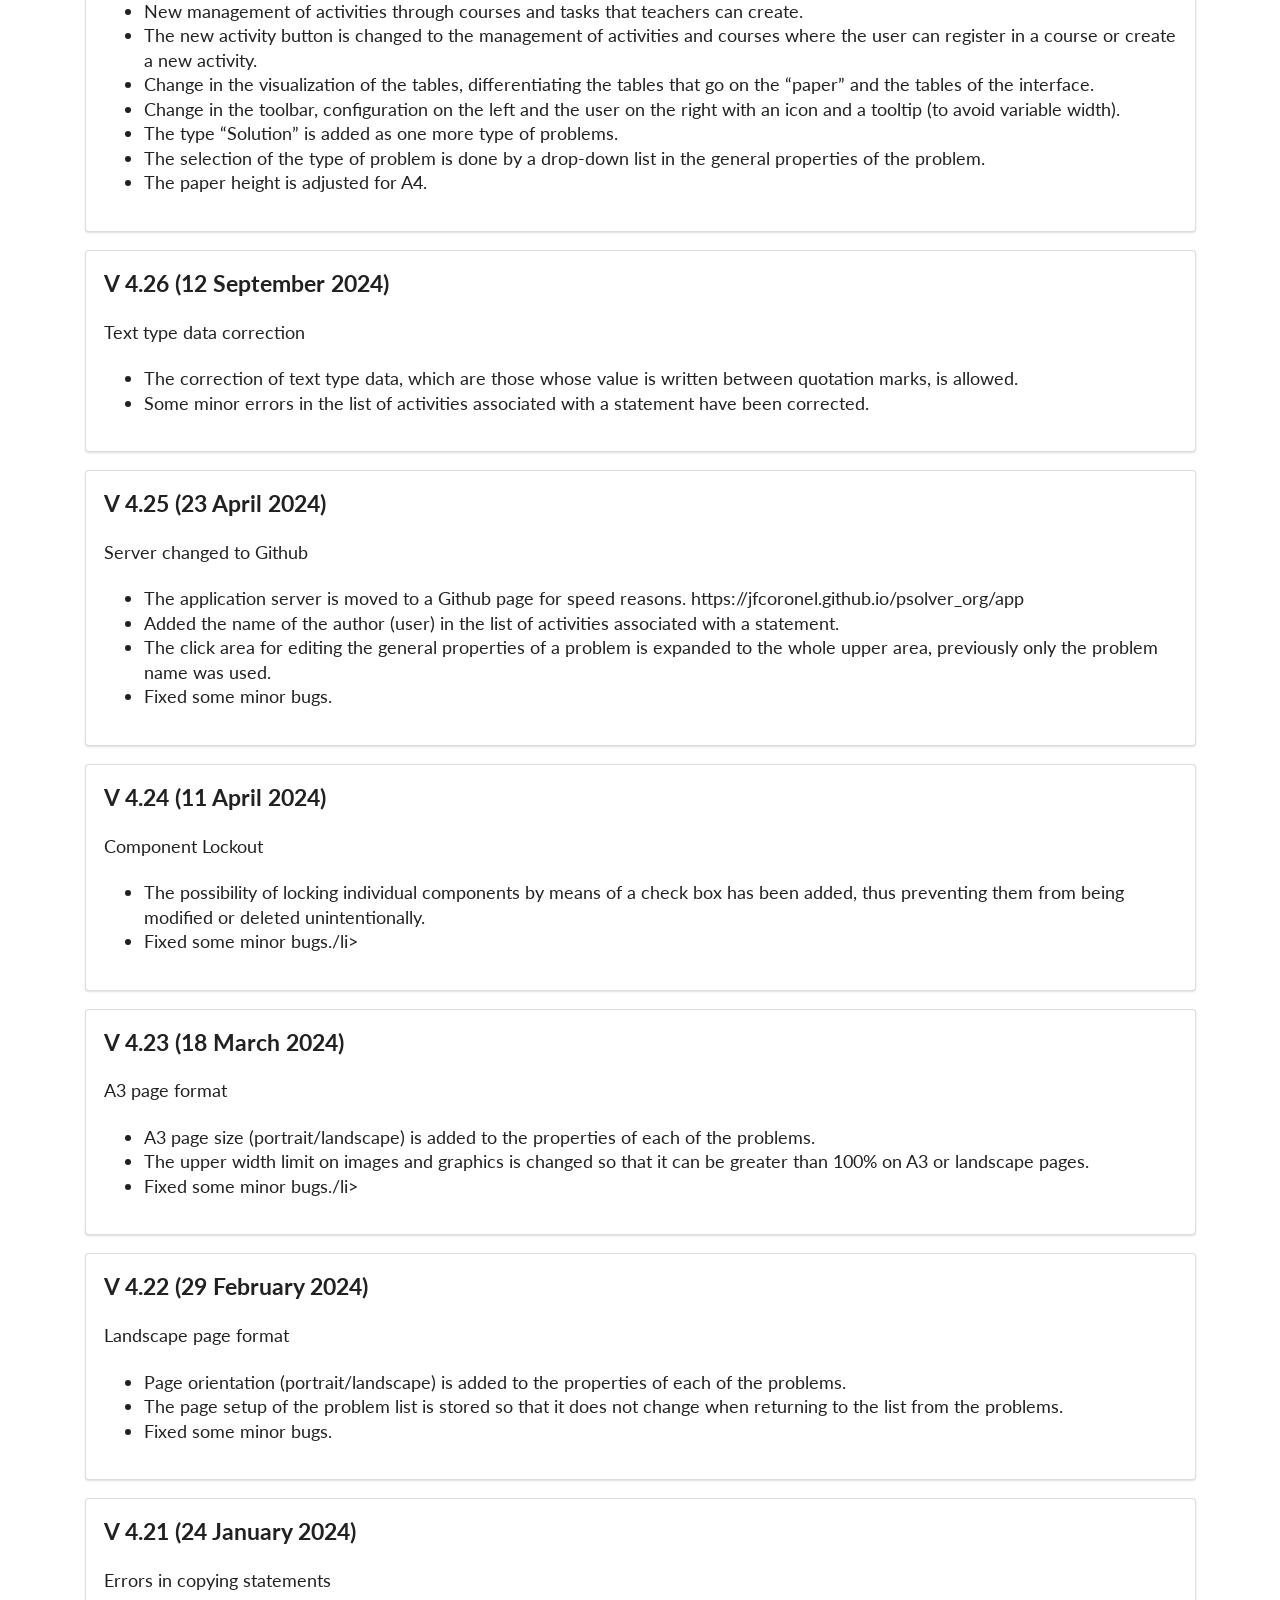
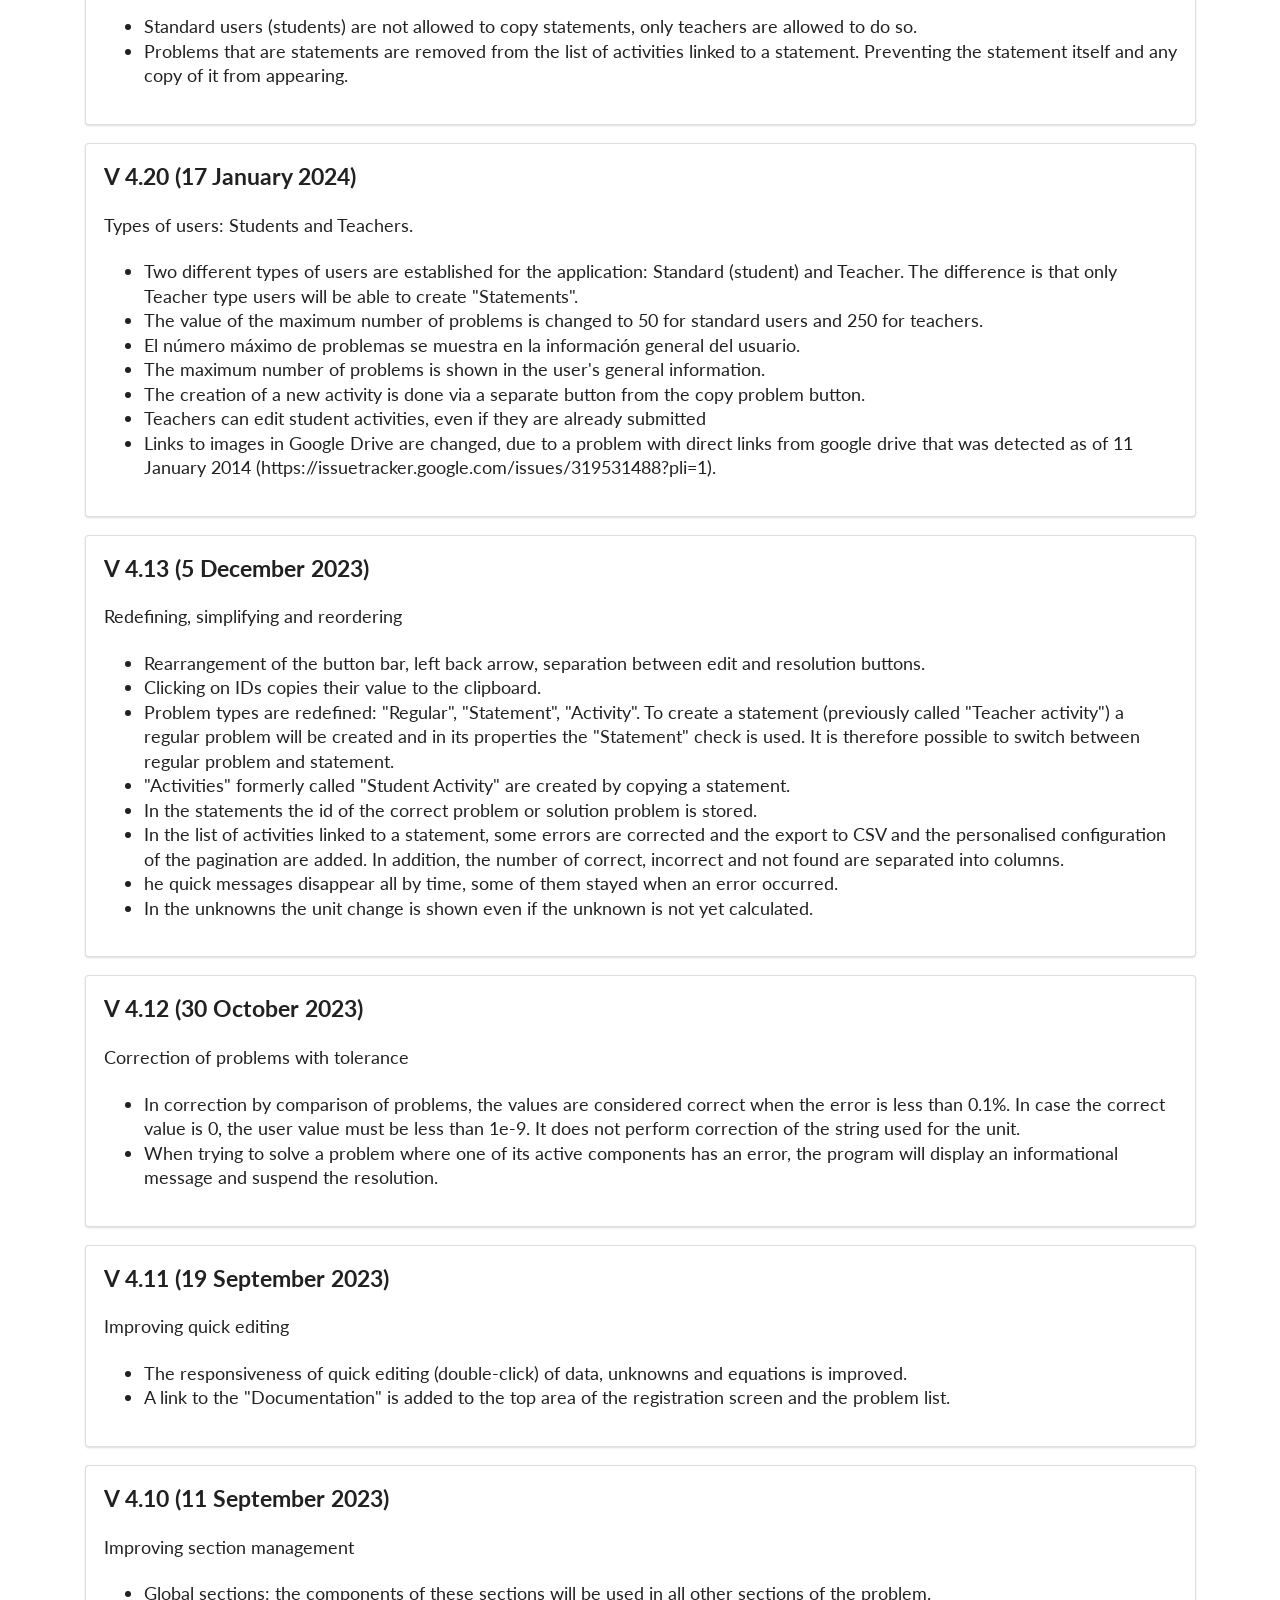
<file: history.html>
<!DOCTYPE html>
<html lang="en">

<head>
	<title>pSolver</title>
	<meta http-equiv="content-type" content="text/html; charset=UTF-8" />
	<meta http-equiv="X-UA-Compatible" content="IE=edge">
	<meta name="viewport" content="width=device-width, initial-scale=1">
	<link rel="shortcut icon" href="img/favicon.png" />
	<meta name="description" content="Problem Solver" />
	<meta name="keywords" content="pSolver" />
	<meta name="author" content="Juan F. Coronel Toro" />
	<link rel="stylesheet" type="text/css" href="./css/semantic.min.css">
	<script src="./css/semantic.min.js"></script>
	<script src="https://code.jquery.com/jquery-3.1.1.min.js"
		integrity="sha256-hVVnYaiADRTO2PzUGmuLJr8BLUSjGIZsDYGmIJLv2b8=" crossorigin="anonymous"></script>
</head>

<body>

	<div class="ui container">
		<h2><img style="margin-top: 10px;" src="img/logo_psolver.svg" width="48px" alt="Logo pSolver"> pSolver
		</h2>

		<div class="ui secondary pointing menu container">
			<a href="index.html" class="item">HOME</a>
			<a href="user manual.html" class="item">USER MANUAL</a>
			<a href="history.html" class="item active">HISTORY</a>
		</div>

		<div class="ui main container">

			<h1>History</h1>
			<h4>Reverse time evolution (from bottom to top)</h4>

			<p>Only changes since the first English version (version 4.0) are shown.</p>

			<div class="ui segment">
				<h3>V 4.95 (27 November 2026)</h3>
				<p>Automatic Dimensional Analysis of Units</p>
				<ul>
					<li>Unit checking: warnings (orange outline, without preventing solving) when units are not consistent in an
						equation, a calculated data, a fluid or moist air argument or a unit change, and when a temperature in ºC
						appears where K is needed or is mixed with another one in K.</li>
					<li>Unit checking level in the problem: tolerant (default), strict or none. The teacher sets it in the task
						statement.</li>
					<li>Assisted unit change: the final unit is chosen and the expression is written automatically; existing
						expressions are recognised and wrong ones can be fixed.</li>
					<li>Suggested unit for unknowns without one, deduced from the equations.</li>
					<li>Fixed: without a user, the toolbar took two lines and covered the top of the side bar and the problem name.</li>
					<li>Fixed: the connection indicator left an error in the browser console on every check.</li>
					<li>User manual with new screenshots: working screen, problem properties, configuration, problem list, unit change
						and unit checking.</li>
				</ul>
			</div>

			<div class="ui segment">
				<h3>V 4.94 (20 November 2026)</h3>
				<p>Undo and Redo, Dark Mode and Faster Warnings</p>
				<ul>
					<li>Full undo and redo: new redo button (ctrl+shift+z or ctrl+y), the button tooltips say what will be undone or
						redone ("move equation", "delete 2 components"...), and the buttons are disabled when there is nothing to
						undo or redo. Any change to the problem can now be undone; solving does not count as a change.</li>
					<li>Dark mode: the sun, moon and screen icons choose a light, dark or system default theme. Everything around
						the paper turns dark, while the paper stays white.</li>
					<li>When a group of equations has no solution, the warning now arrives in tenths of a second instead of taking
						about 15 seconds in large problems.</li>
				</ul>
			</div>

			<div class="ui segment">
				<h3>V 4.93 (20 November 2026)</h3>
				<p>Exporting Graphs to PNG</p>
				<ul>
					<li>New "Export to PNG" button at the end of the graph editor: it downloads the graph as an image, at a
						higher resolution than the screen and on a white background, ready for a report. The file is named
						after the graph label.</li>
					<li>Fixed a typo in the English interface ("Desciption" in the task and course editors).</li>
					<li>User manual updated with new screenshots, the activity management dialog and the connection
						indicator.</li>
				</ul>
			</div>

			<div class="ui segment">
				<h3>V 4.92 (3 November 2026)</h3>
				<p>Pen Editing</p>
				<ul>
					<li>On a tablet, the menu of a data item, unknown or equation (long press) has «Edit with pen»: you write the
						expression by hand in a panel, press «Recognize» and it appears in a field where you can correct it
						before accepting it. It works like quick edit on a computer.</li>
					<li>Recognition is done by Google's Gemini, with the student's own free API key (aistudio.google.com),
						which is stored only in their browser.</li>
					<li>New «Pen editing» section in the settings: the API key, the Gemini model (from the list or typed in), a
						button to find the models available for the key and the option to use the pen on a computer too.</li>
					<li>If a model is overloaded the others in the list are tried, and you are offered to keep the one that
						worked.</li>
				</ul>
			</div>

			<div class="ui segment">
				<h3>V 4.91 (31 October 2026)</h3>
				<p>Tablet Use and h-s Diagram</p>
				<ul>
					<li>pSolver can be used on a tablet: a tap selects and drags a component, and a long press opens its
						menu (edit, copy, delete…). A long press on the sheet lets you paste, and on a button it shows its
						help without running it.</li>
					<li>New undo button in the toolbar, and «Fit to width» next to the zoom in the settings, which fits
						the sheet to the screen.</li>
					<li>New h-s (Mollier) diagram in the charts. A button lets you choose the background lines of each
						diagram (isotherms, isobars, isentropes, quality, isochores… and in the psychrometric chart relative
						humidity, wet bulb, enthalpy and volume), with automatic or custom values.</li>
				</ul>
			</div>

			<div class="ui segment">
				<h3>V 4.90 (21 October 2026)</h3>
				<p>Variables Not Created, New Tables and Chart Number Format</p>
				<ul>
					<li>When solving a problem with variables that have not been created as data or unknowns, the
						message says which ones they are and in which equations they appear, and points to the «Search
						for unknowns» button. Before, it said there were too many equations and marked all of them in red,
						and they had to be edited again to clear the mark.</li>
					<li>«Search for unknowns» also finds the variables of equations marked in red by a previous
						failure, and pressing it clears those marks.</li>
					<li>Fixed: a newly created table did not find the problem variables until leaving and
						recalculating. Variables used in moist air properties are now found too.</li>
					<li>Charts always use a point as decimal separator and a space for thousands (1 234.5), whatever
						the operating system.</li>
				</ul>
			</div>

			<div class="ui segment">
				<h3>V 4.89 (20 October 2026)</h3>
				<p>Internet Connection Status</p>
				<ul>
					<li>New indicator in the problem toolbar, next to the user icon: a wifi symbol that is green when the
						internet connection is fine, orange when it is slow or unstable and red when there is no connection.
						Hovering over it shows the details and, when connected, the response time. It helps tell whether odd
						behaviour of the application is caused by the network.</li>
				</ul>
			</div>

			<div class="ui segment">
				<h3>V 4.88 (16 October 2026)</h3>
				<p>Deleting Activities, Task Deadlines and Sending Tasks</p>
				<ul>
					<li>Students can no longer delete their activity, before or after submitting it, until the teacher
						ticks the new "Allow deleting activities" checkbox in the task editor or deletes the task. Before,
						they could delete it while it was not submitted, and create it again to start from scratch without
						the teacher knowing; once submitted, however, they could never delete it, even if the task no
						longer existed, and it kept using up their problem quota.</li>
					<li>If some of the problems selected for deletion are activities that cannot be deleted yet, the rest
						are deleted and a message says which ones were not.</li>
					<li>The deadline in the task editor looks the same in every browser (Safari showed today's date even
						when there was none). When empty, it says "No deadline", and to remove the date just click the ✕
						that appears when hovering over it.</li>
					<li>Sending a task to the students is much faster: only the missing activities are created, and the
						results table is updated at the end, including students just added to the course.</li>
					<li>Fixed: in Safari the application sometimes kept waiting for the server (when sending a task,
						until leaving the editor; when deleting an activity, the dialog did not respond).</li>
					<li>Fixed: after updating the results table, "See selected activity" or "Grade the selected student" could act on a student other
						than the selected one.</li>
					<li>The results table recognises each student even if their email is written with different
						capitalisation, and a task without a course shows all its activities.</li>
				</ul>
			</div>

			<div class="ui segment">
				<h3>V 4.87 (9 October 2026)</h3>
				<p>Self-correction with Private Problems and from Tasks</p>
				<ul>
					<li>Fixed: since version 4.85 it was not possible to self-correct against a private problem. It works
						again as before, also with existing problems: others can compare their work with it, but cannot
						open or copy it. Its author can untick "Activate self-correction" in the problem properties so that
						nobody else can use it.</li>
					<li>Solutions also have the "Activate self-correction" checkbox in their properties. Unlike private
						problems, it is unticked until the teacher enables it, so that students cannot read the solution
						ahead of time.</li>
					<li>The "Activate self-correction" button of the task editor is replaced by a "Self-correction"
						switch, which shows whether it is enabled and allows enabling and also disabling it. It changes the
						checkbox of the solution, so it affects every task that uses that solution.</li>
					<li>When clicking "Correct" in the self-correction of their activity, the student is compared with the solution the task has at
						that moment. Before, it only worked for the activities that already existed when the button was
						clicked; now it also works for those created later, and if the teacher changes the task solution.</li>
					<li>If someone tries to compare with a private problem or a solution without self-correction
						enabled, the message explains it, instead of saying "You do not have permission".</li>
					<li>Fixed: a mistyped problem ID said "You do not have permission" instead of saying that the
						problem was not found.</li>
				</ul>
			</div>

			<div class="ui segment">
				<h3>V 4.86 (8 October 2026)</h3>
				<p>Submission Deadlines and Grade Book</p>
				<ul>
					<li>Tasks can have a deadline. When it passes, the activity is closed, unless the teacher
						accepts late submissions, which are flagged and may lose a percentage of the grade. The
						submission date is taken from the server.</li>
					<li>Grade book: the teacher gives a weight to each main variable and pSolver calculates the
						grade from 0 to 10. The teacher can set it manually, add a comment for each student and
						publish them; students then see them in their activity.</li>
					<li>The task results table shows each student's status (on time, late, not submitted or no
						activity), including those who have not started yet, the grade and the average grade. The
						CSV includes status, grade and comment, and opens correctly in Excel.</li>
					<li>On the activity sheet, a tag summarises its status and grade. Clicking it opens the
						activity management dialog: deadline, submission and grade.</li>
					<li>Fixed: since version 4.85 students could not join a course with its ID.</li>
				</ul>
			</div>

			<div class="ui segment">
				<h3>V 4.85 (8 October 2026)</h3>
				<p>Server-side Data Security</p>
				<ul>
					<li>The protections on problems, courses and tasks are now enforced on the server, not only in
						the application: each user can only modify their own data, private problems can only be
						opened by their author, and activities only by the student and the teacher of the task.</li>
					<li>A submitted activity can no longer be modified or deleted by the student. It remains
						available to the teacher, who can review and save it.</li>
					<li>Task solutions can only be read by teachers until self-correction is enabled.
						<b>Teachers:</b> in ongoing tasks that already had self-correction enabled, click "Activate
						self-correction" again so that students can keep using it.</li>
					<li>Fixed: solving a submitted activity made the application fail when showing the submission
						date.</li>
					<li>Fixed: a variable named "lamda" was drawn as λ, and in an equation with two "in" the second
						one was shown as ∈.</li>
				</ul>
			</div>

			<div class="ui segment">
				<h3>V 4.84 (14 August 2026)</h3>
				<p>Non-blocking Calculation and Diagnosis of Unsolved Problems</p>
				<ul>
					<li>Calculation no longer freezes the interface: you can keep working on the sheet while it is
						being solved, with a notice of which table row is being processed and a cancel button.</li>
					<li>When a problem cannot be solved, you are told what to look at: which unknown has been left
						without an equation, which equations are repeated or redundant, and which group of equations
						contains the failure. The components involved are marked in red on the sheet.</li>
					<li>Faster and more robust solving: the problem is split into blocks that are solved in order. An
						80-equation problem goes from 191 to 12 ms.</li>
					<li>A warning is shown when an unknown does not take part in any equation, instead of silently
						ignoring it.</li>
					<li>Fixed: changes to charts, images and tables were not marked as pending to save and could be
						lost.</li>
				</ul>
			</div>

			<div class="ui segment">
				<h3>V 4.80 (4 August 2026)</h3>
				<p>Bar Charts</p>
				<ul>
					<li>The option to create bar charts is added, using the types "vertical bars", "horizontal bars" and "stacked bars" 
						in the chart editor.</li>
					<li>The width of the sidebar bar can be modified using the mouse. 
						The width can be adjusted by dragging the edge of the bar. This value will be remembered by the browser's configuration.</li>
				</ul>
			</div>

			<div class="ui segment">
				<h3>V 4.72 (3 July 2026)</h3>
				<p>Errors Correction</p>
				<ul>
					<li>Fixed an error in obtaining the constant fluid properties (T_crit, p_crit, ...) by
						resetting the input values to T = 25ºC and p = 101.3 kPa.</li>
						El ancho se puede ajustar arrastrando el borde de la barra. Este valor será recordado por la configuración del explorador.</li>
				</ul>
			</div>

			<div class="ui segment">
				<h3>V 4.72 (3 july 2026)</h3>
				<p>Errors Correction</p>
				<ul>
					<li>Fixed an error in obtaining the constant fluid properties (T_crit, p_crit, ...) by
						resetting the input values to T = 25ºC and p = 101.3 kPa.</li>
					<li>Removed the Mathjax rendering used to format the text "mp".</li>
				</ul>
			</div>

			<div class="ui segment">
				<h3>V 4.70 (9 june 2026)</h3>
				<p>Installable as PWA</p>
				<ul>
					<li>This version allows installing pSolver as a progressive web app (PWA).
						This allows users to install pSolver on their computers as a desktop application
						and use it without needing to be connected to the internet, problems will be saved in the local
						storage of the browser
						and will be synchronized with the database when they reconnect to the internet.</li>
					</li>
				</ul>
			</div>

			<div class="ui segment">
				<h3>V 4.61 (19 May 2026)</h3>
				<p>Update to MathJax 4.1</p>
				<ul>
					<li>MathJax is updated to version 4.1.</li>
				</ul>
			</div>

			<div class="ui segment">
				<h3>V 4.60 (10 March 2026)</h3>
				<p>Contextual menus and simplification of the button bar</p>
				<ul>
					<li>Contextual menus for the problem components are added to facilitate editing and use of the
						application.</li>
					<li>The button bar is simplified by removing the edit buttons, which can now be used from the
						contextual menu.</li>
					<li>A button for managing global functions is added to the button bar.</li>
					<li>Local functions are added to allow the definition of custom functions by the user.</li>
					<li>The equation editor includes an "add function" button to assist in inserting global or local
						functions into the equation.</li>
					<li>New problems have the option to automatically reset initial values after performing a
						calculation, enabled by default.</li>
					<li>The editing value in the sidebar is changed to double click by default.</li>
				</ul>
			</div>

			<div class="ui segment">
				<h3>V 4.53 (6 March 2026)</h3>
				<p>Automatic initial values reset after calculation</p>
				<ul>
					<li>A global option is added to the problem to automatically reset the initial values after
						performing a calculation.</li>
					<li>The button for global functions is moved to the equation editor, allowing an example of the
						function usage to be inserted in the equation.</li>
					<li>An error is corrected when adding new users to courses, distinguishing whether the email was in
						uppercase or lowercase.</li>
				</ul>
			</div>

			<div class="ui segment">
				<h3>V 4.52 (2 March 2026)</h3>
				<p>Configurable Click or Double Click Editing</p>
				<ul>
					<li>The user configuration is updated to allow choosing between single or double click editing with
						the sidebar, and enabling quick editing with double click or ctrl + double click.</li>
					<li>Some errors in the tooltips of the buttons are corrected.</li>
				</ul>
			</div>

			<div class="ui segment">
				<h3>V 4.51 (11 February 2026)</h3>
				<p>Local functions</p>
				<ul>
					<li>The possibility of adding local functions defined by the user to the problem is added. The user
						must enter the function code in javascript.</li>
					<li>Local functions are saved with the problem itself.</li>
				</ul>
			</div>

			<div class="ui segment">
				<h3>V 4.50 (11 February 2026)</h3>
				<p>Global functions</p>
				<ul>
					<li>The possibility of activating predefined global functions for use in problems is added. These
						functions can be activated from the general properties of the problem, and once activated they
						will be available in all sections of the problem.</li>
					<li>Added global functions: Gamma (Mathematics), FF_recpar, FF_recper, FF_dispar (3D shape factors),
						Deltap_tub (Fluids, pressure drop in pipe)</li>
					<li>An error is corrected where copying and pasting did not work correctly in editable fields.</li>
					<li>An error is corrected where modifying the general properties of the problem did not turn the
						save button red.</li>
				</ul>
			</div>
			<div class="ui segment">
				<h3>V 4.49 (13 January 2026)</h3>
				<p>Edition of solution and statement from the task</p>
				<ul>
					<li>Two buttons are added to be able to edit the statement and the solution directly from the
						task management.
					</li>
					<li>An error that generated multiple dialog boxes when the task is sent to the students is
						corrected.
					</li>
					<li>An error is corrected when switching between the student tables and student variable tables when
						some column was sorted.
					</li>
					<li>An error with ctrl+c and ctrl+v in the Safari browser and others based on WebKit is corrected.
					</li>
				</ul>
			</div>

			<div class="ui segment">
				<h3>V 4.48 (9 January 2026)</h3>
				<p>Save button</p>
				<ul>
					<li>A save button is added to the button bar to save changes made to the problem without having to
						exit it.
						The button will appear in red when there are unsaved changes.
					</li>
					<li>The background color of components with errors is now stronger to make it more visible.</li>
					</li>
					<li>It is checked that the user does not leave the text component empty, showing an error message if
						they do.
					</li>
					<li>A memory save of the problem is made if the page is exited, the back button is pressed or
						reloaded or the tab is closed, when re-entering it is automatically restored.
				</ul>
			</div>

			<div class="ui segment">
				<h3>V 4.47 (9 January 2026)</h3>
				<p>Improved task correction</p>
				<ul>
					<li>In task correction, two different tables can be viewed: one by student and another by variable.
						This second table allows you to quickly see which variables have been answered correctly by all
						students and which have not.
					</li>
					<li>Reordering of the buttons in the task correction table to improve usability.
					</li>
					<li>The correction tables in the task editor only apply to the students of the course that has that
						task selected,
						allowing the same task to be changed from course without the need to create another new task.
					</li>
					<li>A maintenance system is added to be able to delete old problems from inactive users from the
						Firebase database</li>
				</ul>
			</div>

			<div class="ui segment">
				<h3>V 4.46 (10 December 2025)</h3>
				<p>New problem copy management</p>
				<ul>
					<li>New policy for copying or duplicating problems: Activities cannot be copied,
						statements and solutions can only be copied by teachers and normal problems
						depending on whether they are private or not.</li>
					<li>In the self-correction of activities, the solution ID is not visible, only the active or
						inactive correct button appears.</li>
					<li>Only own problems can be imported from a file, not those of another user.</li>
					<li>Editing / Updating the user name directly in the user information that appears in the problem
						list.</li>
					<li>The creation date of the user information is removed and the number of problems is changed to
						the
						format n of n_max</li>
					<li>Error in unit change written as " x = x/10 " did not work, nor gave an error, now it works.</li>
				</ul>
			</div>

			<div class="ui segment">
				<h3>V 4.45 (1 December 2025)</h3>
				<p>Course management with table</p>
				<ul>
					<li>Course management is changed to a table, with an update button and a message showing the date of
						the last update.</li>
					<li>The format of the buttons in the task editing is changed to small buttons.</li>
					<li>Waiting message on the buttons of the course and task editors while the action is being
						performed.</li>
					<li>The name of the problem becomes an editable field when clicked or hovered over.</li>
					<li>An error is corrected where double-clicking on a text did not focus the Quick Editor.</li>
				</ul>
			</div>

			<div class="ui segment">
				<h3>V 4.44 (1 November 2025)</h3>
				<p>Submit activity with button</p>
				<ul>
					<li>The link "Submit activity" is changed to a button.</li>
					<li>The label and the submit button are placed to the right of the name, leaving
						the description on the lower line.</li>
					</li>
					<li>The label that appeared on the paper showing the submission date of the activity is removed.
					</li>
					<li>An error is corrected in which equations were not rendered when only texts were present.</li>
				</ul>
			</div>

			<div class="ui segment">
				<h3>V 4.43 (24 October 2025)</h3>
				<p>User configuration</p>
				<ul>
					<li>User settings are saved in the database and edited collectively.</li>
					<li>A “Solving” message is added for problems that take more than 2 seconds to solve.</li>
					<li>The name of the problem is changed to editable field.</li>
					<li>The display of sections when printing or generating PDFs is removed.</li>
					<li>An error with the creation date that produced a gray screen is corrected.</li>
					<li>An error that occurred with the names of fluids defined in global sections is corrected.</li>
					<li>An error that did not detect the duplication of symbols with global sections is corrected.</li>
				</ul>
			</div>

			<div class="ui segment">
				<h3>V 4.421 (19 September 2025)</h3>
				<p>Error in automatic table recalculation</p>
				<ul>
					<li>It corrects an error in the automatic recalculation of tables that caused them not to be
						recalculated correctly.
					</li>
				</ul>
			</div>

			<div class="ui segment">
				<h3>V 4.42 (8 September 2025)</h3>
				<p>Fluid property diagrams</p>
				<ul>
					<li>It has been added the possibility to create fluid property diagrams in the graphical components.
						In a new section called "Fluid Property Diagrams" you can create different types of diagrams:
						for pure fluids (T-p, h-log p, T-s) and for humid air the psychrometric diagram.
					</li>
				</ul>
			</div>

			<div class="ui segment">
				<h3>V 4.42 (8 September 2025)</h3>
				<p>Fluid property diagrams</p>
				<ul>
					<li>It has been added the possibility to create fluid property diagrams in the graphical components.
						In a new section called "Fluid Property Diagrams" you can create different types of diagrams:
						for pure fluids (T-p, h-log p, T-s) and for humid air the psychrometric diagram.
					</li>
				</ul>
			</div>

			<div class="ui segment">
				<h3>V 4.41 (10 July 2025)</h3>
				<p>Creating new variables in tables</p>
				<ul>
					<li>It is now possible to create new variables in tables and indicate their value for
						each of the rows of the table, using expressions separated by commas.
						This option allows you to create tables and graphs with variables
						that are within the same problem without having to solve the problem again.</li>
					<li>In the definition of the data, reference can be made to previously created questions.
						If the question has a numerical value, that value will be used,
						if it is a list of options, a field has been added to this type of questions
						to specify the numerical value for each option.</li>
					<li>Questions inserted in text boxes are made to lose focus when clicked elsewhere.</li>
				</ul>
			</div>

			<div class="ui segment">
				<h3>V 4.41 (10 July 2025)</h3>
				<p>Creating new variables in tables</p>
				<ul>
					<li>It is now possible to create new variables in tables and indicate their value for
						each of the rows of the table, using expressions separated by commas.
						This option allows you to create tables and graphs with variables
						that are within the same problem without having to solve the problem again.</li>
					<li>In the definition of the data, reference can be made to previously created questions.
						If the question has a numerical value, that value will be used,
						if it is a list of options, a field has been added to this type of questions
						to specify the numerical value for each option.</li>
					<li>Questions inserted in text boxes are made to lose focus when clicked elsewhere.</li>
				</ul>
			</div>


			<div class="ui segment">
				<h3>V 4.40 (2 may 2025)</h3>
				<p>New component Question</p>
				<ul>
					<li>A version is implemented to be able to undo the last actions,
						although the operation is not perfect, it allows to undo many of the modifications to the
						problems using CTRL/CMD + Z. </li>
				</ul>
			</div>

			<div class="ui segment">
				<h3>V 4.35 (24 april 2025)</h3>
				<p>CTRL/CMD + Z Implementation</p>
				<ul>
					<li>A version is implemented to be able to undo the last actions,
						although the operation is not perfect, it allows to undo many of the modifications to the
						problems using CTRL/CMD + Z. </li>
				</ul>
			</div>

			<div class="ui segment">
				<h3>V 4.34 (7 april 2025)</h3>
				<p>Shortcut to calculate all sections (R)</p>
				<ul>
					<li>Added a keyboard shortcut to calculate all sections of a problem by pressing the R key.</li>
					<li>Changed the symbol to delimit variables in texts from ## to ??, due to incompatibility with
						Markdown titles.</li>
					<li>Simplified New... button</li>
				</ul>
			</div>

			<div class="ui segment">
				<h3>V 4.33 (3 april 2025)</h3>
				<p>Valores del problema en los textos</p>
				<ul>
					<li>Added the ability to automatically include values (data, unknowns, fluids or wet air) in
						Markdown texts by
						placing the variable symbol between ##. For example: ## x_1 ## would put in the text the value
						of that variable followed by its unit.</li>
					<li>The value of the data entered in the tables will always be the value without changing the unit.
						When solving the problem, the unit change will be made if it exists.</li>
					<li>An error is corrected in which the lists of the activities of a task also included the
						old activities that used the same statement as the task.</li>
				</ul>
			</div>

			<div class="ui segment">
				<h3>V 4.32 (3 February 2025)</h3>
				<p>Automatic recalculation of tables</p>
				<ul>
					<li>A check is added to the tables to allow automatic recalculation of the tables when solving the
						problem.</li>
					<li>Fixed a bug in writing the csv file for activities.</li>
					<li>Other minor changes.</li>
				</ul>
			</div>

			<div class="ui segment">
				<h3>V 4.31 (20 January 2025)</h3>
				<p>Improvements in courses and tasks</p>
				<ul>
					<li>Sorting and filtering of the course list and task list.</li>
					<li>Duplication of courses and tasks.</li>
					<li>Saving table of corrected activities of a task.</li>
					<li>When sending activities to all students the system checks that it does not exist, so as not to
						duplicate it.</li>
					<li>It is possible to import external courses to the user (from another teacher) through the course
						id.</li>
					<li>A button has been added to activate the self-correction of the activities from the task, by
						pressing it we allow the student to self-correct his problem.</li>
					<li>Added “Hide unit change” check for data and unknowns.</li>
					<li>Print button in the problem button bar.</li>
				</ul>
			</div>

			<div class="ui segment">
				<h3>V 4.30 (21 October 2024)</h3>
				<p>Courses and tasks</p>
				<ul>
					<li>New management of activities through courses and tasks that teachers can create.</li>
					<li>The new activity button is changed to the management of activities and courses where the user
						can register in a course or create a new activity.</li>
					<li>Change in the visualization of the tables, differentiating the tables that go on the “paper” and
						the tables of the interface.</li>
					<li>Change in the toolbar, configuration on the left and the user on the right with an icon and a
						tooltip (to avoid variable width).</li>
					<li>The type “Solution” is added as one more type of problems.</li>
					<li>The selection of the type of problem is done by a drop-down list in the general properties of
						the problem.</li>
					<li>The paper height is adjusted for A4.</li>
				</ul>
			</div>

			<div class="ui segment">
				<h3>V 4.26 (12 September 2024)</h3>
				<p>Text type data correction</p>
				<ul>
					<li>The correction of text type data, which are those whose value is written between quotation
						marks, is allowed.</li>
					<li>Some minor errors in the list of activities associated with a statement have been corrected.
					</li>
				</ul>
			</div>

			<div class="ui segment">
				<h3>V 4.25 (23 April 2024)</h3>
				<p>Server changed to Github</p>
				<ul>
					<li>The application server is moved to a Github page for speed reasons.
						https://jfcoronel.github.io/psolver_org/app
					</li>
					<li>Added the name of the author (user) in the list of activities associated with a statement.</li>
					<li>The click area for editing the general properties of a problem is expanded to the whole upper
						area, previously only the problem name was used.</li>
					<li>Fixed some minor bugs.</li>
				</ul>
			</div>

			<div class="ui segment">
				<h3>V 4.24 (11 April 2024)</h3>
				<p>Component Lockout</p>
				<ul>
					<li>The possibility of locking individual components by means of a check box has been added, thus
						preventing them from being modified or deleted unintentionally.
					</li>
					<li>Fixed some minor bugs./li>
				</ul>
			</div>

			<div class="ui segment">
				<h3>V 4.23 (18 March 2024)</h3>
				<p>A3 page format</p>
				<ul>
					<li>A3 page size (portrait/landscape) is added to the properties of each of the problems.
					</li>
					<li>The upper width limit on images and graphics is changed so that it can be greater than 100% on
						A3 or landscape pages.
					</li>
					<li>Fixed some minor bugs./li>
				</ul>
			</div>

			<div class="ui segment">
				<h3>V 4.22 (29 February 2024)</h3>
				<p>Landscape page format</p>
				<ul>
					<li>Page orientation (portrait/landscape) is added to the properties of each of the problems.
					</li>
					<li>The page setup of the problem list is stored so that it does not change when returning to the
						list from the problems.
					</li>
					<li>Fixed some minor bugs.</li>
				</ul>
			</div>

			<div class="ui segment">
				<h3>V 4.21 (24 January 2024)</h3>
				<p>Errors in copying statements</p>
				<ul>
					<li>Standard users (students) are not allowed to copy statements, only teachers are allowed to do
						so.
					</li>
					<li>Problems that are statements are removed from the list of activities linked to a statement.
						Preventing the statement itself and any copy of it from appearing.
					</li>
				</ul>
			</div>

			<div class="ui segment">
				<h3>V 4.20 (17 January 2024)</h3>
				<p>Types of users: Students and Teachers.</p>
				<ul>
					<li>Two different types of users are established for the application: Standard (student) and
						Teacher. The difference is that only Teacher type users will be able to create "Statements".
					</li>
					<li>The value of the maximum number of problems is changed to 50 for standard users and 250 for
						teachers.</li>
					<li>El número máximo de problemas se muestra en la información general del usuario.</li>
					<li>The maximum number of problems is shown in the user's general information.</li>
					<li>The creation of a new activity is done via a separate button from the copy problem button.</li>
					<li>Teachers can edit student activities, even if they are already submitted</li>
					<li>Links to images in Google Drive are changed, due to a problem with direct links from google
						drive that was detected as of 11 January 2014
						(https://issuetracker.google.com/issues/319531488?pli=1).
					</li>
				</ul>
			</div>

			<div class="ui segment">
				<h3>V 4.13 (5 December 2023)</h3>
				<p>Redefining, simplifying and reordering</p>
				<ul>
					<li>Rearrangement of the button bar, left back arrow, separation between edit and resolution
						buttons.</li>
					<li>Clicking on IDs copies their value to the clipboard.</li>
					<li>Problem types are redefined: "Regular", "Statement", "Activity". To create a statement
						(previously called "Teacher activity") a regular problem will be created and in its properties
						the "Statement" check is used. It is therefore possible to switch between regular problem and
						statement.
					</li>
					<li>"Activities" formerly called "Student Activity" are created by copying a statement.
					</li>
					<li>In the statements the id of the correct problem or solution problem is stored.</li>
					<li>In the list of activities linked to a statement, some errors are corrected and the export to CSV
						and the
						personalised configuration of the pagination are added. In addition, the number of correct,
						incorrect and
						not found are separated into columns.
					</li>
					<li>he quick messages disappear all by time, some of them stayed when an error occurred.
					</li>
					<li>In the unknowns the unit change is shown even if the unknown is not yet calculated.</li>
				</ul>
			</div>

			<div class="ui segment">
				<h3>V 4.12 (30 October 2023)</h3>
				<p>Correction of problems with tolerance</p>
				<ul>
					<li>In correction by comparison of problems, the values are considered correct when the error is
						less than 0.1%.
						In case the correct value is 0, the user value must be less than 1e-9.
						It does not perform correction of the string used for the unit.
					</li>
					<li>When trying to solve a problem where one of its active components has an error,
						the program will display an informational message and suspend the resolution.
					</li>
				</ul>
			</div>

			<div class="ui segment">
				<h3>V 4.11 (19 September 2023)</h3>
				<p>Improving quick editing</p>
				<ul>
					<li>The responsiveness of quick editing (double-click) of data, unknowns and equations is improved.
					</li>
					<li>A link to the "Documentation" is added to the top area of the registration screen and the
						problem list.</li>
				</ul>
			</div>

			<div class="ui segment">
				<h3>V 4.10 (11 September 2023)</h3>
				<p>Improving section management</p>
				<ul>
					<li>Global sections: the components of these sections will be used in all other sections of the
						problem.</li>
					<li>Correction by comparison can already be used in problems with sections.</li>
					<li>Possibility to make problems "private", private problems cannot be viewed or copied.</li>
					<li>New filter by type of problem: "normal", "activity as teacher", "activity as student".</li>
					<li>The language change can only be made on the initial registration screen.</li>
					<li>Fixed error in solving problems with data equal to "?".</li>
					<li>Error correction in the tables placed in sections.</li>
					<li>Fixed error in some messages after translation into English.</li>
				</ul>
			</div>

			<div class="ui segment">
				<h3>V 4.00 (12 July 2023)</h3>
				<p>Name change, we are now <img src="img/logo_psolver.svg" width="32px" alt="Logo pSolver">
					<strong>pSolver</strong>
				</p>
				<ul>
					<li>Change of name and logo. New name pSolver, new website http://psolver.org
					</li>
					<li>First English version of the application.
						The user can choose between the English or the Spanish version.</li>
					<li>Multiple components are selected by pressing ctrl/cmd and dragging the mouse.
						A box with a dashed border will be shown.
					</li>
					<li>In the text we can insert equations in the same format used by the application,
						surrounding them with $$.
					</li>
					<li>It is now possible to use incompressible fluid names in string type data.
						<a href="http://www.coolprop.org/fluid_properties/Incompressibles.html">
							http://www.coolprop.org/fluid_properties/Incompressibles.html </a>
					</li>
					<li>The gamma function (Euler's Gamma, a generalisation of the factorial) is removed,
						in order to be able to use gamma as a variable.</li>
					<li>The tabular view can be sorted by sections.</li>
					<li>You can click inside the quick edit boxes to change the cursor position.
					</li>
				</ul>
			</div>

		</div>

		<br>

		<div class="ui center aligned container">
			<p><a href="index_es.html" class="ui inverted link">pSolver</a> ::
				<a href="https://groups.google.com/d/forum/pSolver" target="_blank">User group</a> ::
				<a href="http://www.twitter.com/psolver_org" target="_blank">twitter</a>
			</p>
		</div>
		<br>
	</div>
</body>

</html>
</file>
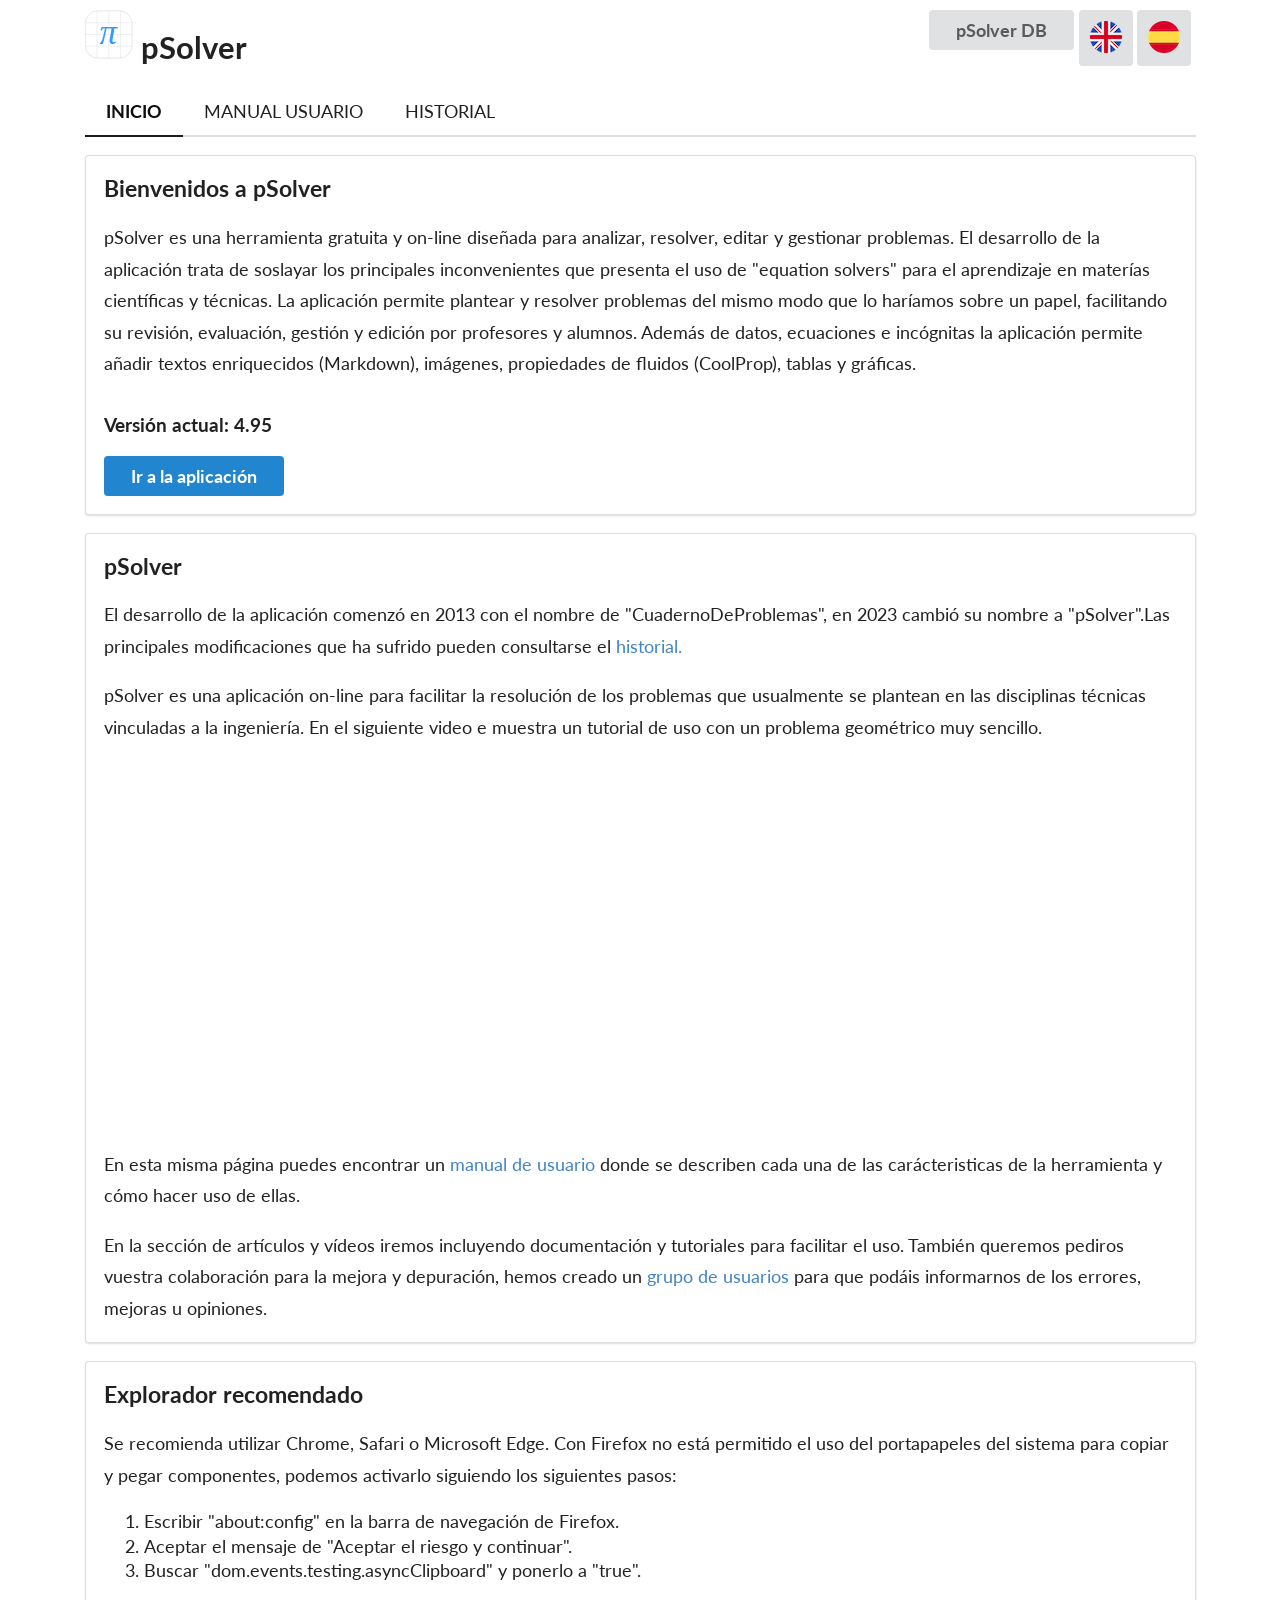
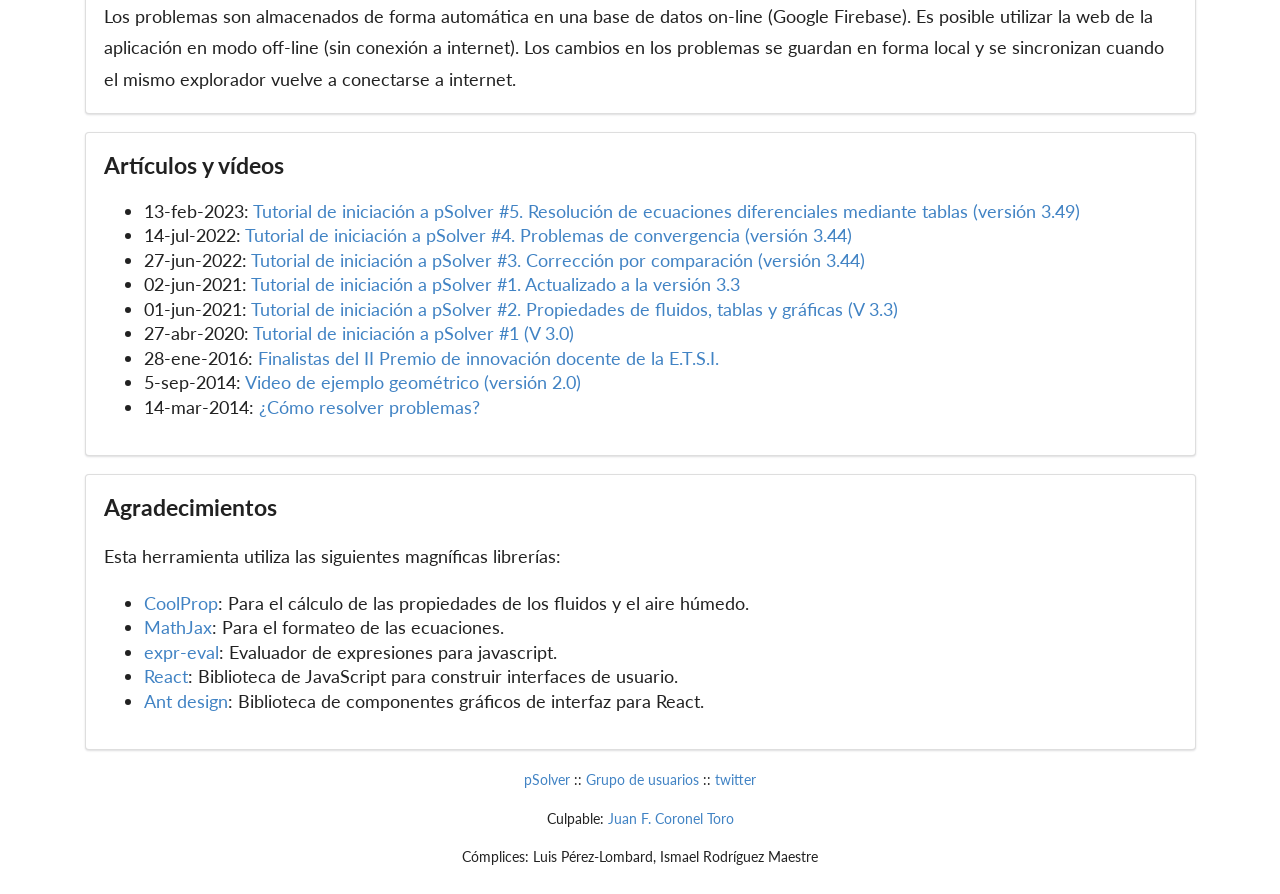
<file: index_es.html>
<!DOCTYPE html>
<html lang="es">

<head>
	<title>pSolver</title>

	<meta http-equiv="content-type" content="text/html; charset=UTF-8" />
	<meta http-equiv="X-UA-Compatible" content="IE=edge">
	<meta name="viewport" content="width=device-width, initial-scale=1">
	<link rel="shortcut icon" href="img/favicon.png" />
	<meta name="description" content="Problem Solver" />
	<meta name="keywords" content="pSolver" />
	<meta name="author" content="Juan F. Coronel Toro" />
	<link rel="stylesheet" type="text/css" href="./css/semantic.min.css">
	<script src="./css/semantic.min.js"></script>
	<script src="https://code.jquery.com/jquery-3.1.1.min.js"
		integrity="sha256-hVVnYaiADRTO2PzUGmuLJr8BLUSjGIZsDYGmIJLv2b8=" crossorigin="anonymous"></script>
	<script>
		function setIdioma(valor) {
			if (valor === 'es') {
				location.href = "index_es.html"
			} else if (valor === 'uk') {
				location.href = "index.html"
			}
		}
	</script>
</head>

<body>
	<div class="ui container">
		<h2><img style="margin-top: 10px;" src="img/logo_psolver.svg" width="48px" alt="Logo pSolver"> pSolver
			<button style="float:right; margin-top: 10px;" class="ui icon button" onclick="setIdioma('es')">
				<img src="img/Spain_flag_icon.png">
			</button>
			<button style="float:right; margin-top: 10px;" class="ui icon button" onclick="setIdioma('uk')">
				<img src="img/UK_flag_icon.png">
			</button>
			<button style="float:right; margin-top: 10px;" class="ui button"
				onclick="location.href='https://jfcoronel.github.io/psolver_db/'"
				title="Base de datos de problemas de pSolver">
				pSolver DB
			</button>
		</h2>


		<div class="ui secondary pointing menu container">
			<a href="index.html" class="item active">INICIO</a>
			<a href="manual usuario.html" class="item">MANUAL USUARIO</a>
			<a href="la_historia.html" class="item">HISTORIAL</a>
		</div>

		<div class="ui main container">

			<div class="ui segment">

				<h3>Bienvenidos a pSolver</h3>

				<p>pSolver es una herramienta gratuita y on-line diseñada para analizar,
					resolver, editar y gestionar problemas. El desarrollo de la aplicación trata de soslayar
					los
					principales inconvenientes que presenta el uso de "equation solvers" para el aprendizaje en materías
					científicas y técnicas.
					La aplicación permite plantear y resolver problemas del mismo modo que lo haríamos sobre un papel,
					facilitando su revisión, evaluación, gestión y edición por profesores y alumnos.
					Además de datos, ecuaciones e incógnitas la aplicación permite añadir textos enriquecidos
					(Markdown),
					imágenes, propiedades de fluidos (CoolProp), tablas y gráficas.</p>

				<h4>Versión actual: 4.95</h4>
				<button onclick="location.href='https://psolver.jfcoronel.org'" class="ui primary button">
					Ir a la aplicación
				</button>
			</div>

			<div class="ui segment">
				<h3>pSolver</h3>
				<p>El desarrollo de la aplicación comenzó en 2013 con el nombre de "CuadernoDeProblemas", en 2023
					cambió su nombre a "pSolver".Las principales modificaciones
					que ha sufrido pueden consultarse el <a href="la_historia.html">historial.</a>
				</p>
				<p>pSolver es una aplicación on-line para facilitar la resolución de los problemas
					que usualmente se plantean en las disciplinas técnicas vinculadas a la ingeniería.
					En el siguiente video e muestra un tutorial de uso con un problema geométrico muy sencillo.
				</p>
				<p align="center">
					<iframe width="640" height="360" src="https://www.youtube.com/embed/MdlZLjJZxPQ"
						title="YouTube video player" frameborder="0"
						allow="accelerometer; autoplay; clipboard-write; encrypted-media; gyroscope; picture-in-picture"
						allowfullscreen></iframe>
				</p>
				<p></p>

				<p>En esta misma página puedes encontrar un <a href="manual usuario.html">manual de usuario</a>
					donde se describen cada una de las carácteristicas de la herramienta y cómo hacer uso de ellas.
				</p>

				<p>En la sección de artículos y vídeos iremos incluyendo documentación y tutoriales para facilitar el
					uso. También queremos
					pediros vuestra colaboración para la mejora y depuración, hemos
					creado un <a href="https://groups.google.com/d/forum/cuadernodeproblemas" target="_blank">grupo de
						usuarios</a>
					para que podáis informarnos de los errores, mejoras u opiniones.
				</p>
			</div>

			<div class="ui segment">
				<h3>Explorador recomendado</h3>
				<p>Se recomienda utilizar Chrome, Safari o Microsoft Edge. Con Firefox no está permitido el uso del
					portapapeles del sistema para copiar y pegar
					componentes, podemos activarlo siguiendo los siguientes pasos:</p>
				<ol>
					<li>Escribir "about:config" en la barra de navegación de Firefox.</li>
					<li>Aceptar el mensaje de "Aceptar el riesgo y continuar".</li>
					<li>Buscar "dom.events.testing.asyncClipboard" y ponerlo a "true".</li>
				</ol>
				<p>Los problemas son almacenados de forma automática en una base de datos on-line (Google Firebase).
					Es posible utilizar la web de la aplicación en modo off-line (sin conexión a internet). Los cambios
					en los problemas se guardan en forma local y se sincronizan cuando el mismo explorador vuelve a
					conectarse a internet.</p>
			</div>

			<div class="ui segment">
				<h3>Artículos y vídeos</h3>

				<ul>
					<li>13-feb-2023: <a href="ecuaciones_diferenciales.html">Tutorial de iniciación a
							pSolver
							#5.
							Resolución de ecuaciones diferenciales mediante tablas (versión 3.49)</a></li>
					<li>14-jul-2022: <a href="convergencia.html">Tutorial de iniciación a pSolver #4.
							Problemas de convergencia (versión 3.44)</a></li>
					<li>27-jun-2022: <a href="correccion_por_comparacion.html">Tutorial de iniciación a
							pSolver
							#3.
							Corrección por comparación (versión 3.44)</a></li>
					<li>02-jun-2021: <a href="iniciacion_cdp_1_v33.html">Tutorial de iniciación a pSolver
							#1.
							Actualizado
							a la versión 3.3</a></li>
					<li>01-jun-2021: <a href="iniciacion_cdp_propiedades_tablas_graficas.html">Tutorial de iniciación a
							pSolver #2. Propiedades de fluidos, tablas y gráficas (V 3.3)</a></li>
					<li>27-abr-2020: <a href="iniciacion_cdp_1.html">Tutorial de iniciación a pSolver #1 (V
							3.0)</a>
					</li>
					<li>28-ene-2016: <a href="premioInnovacionETSI.html">Finalistas del II Premio de innovación docente
							de
							la
							E.T.S.I.</a></li>
					<li>5-sep-2014: <a href="video_iceilt2014.html">Video de ejemplo geométrico (versión 2.0)</a></li>
					<li>14-mar-2014: <a href="como_resolver_problemas.html">¿Cómo resolver problemas?</a></li>
				</ul>
			</div>

			<div class="ui segment">
				<h3>Agradecimientos</h3>
				<p>Esta herramienta utiliza las siguientes magníficas librerías:</p>
				<ul>
					<li><a href="http://coolprop.org">CoolProp</a>: Para el cálculo de las propiedades de los fluidos
						y el aire húmedo.</li>
					<li><a href="http://mathjax.org">MathJax</a>: Para el formateo de las ecuaciones.</li>
					<li><a href="https://github.com/silentmatt/expr-eval">expr-eval</a>: Evaluador de expresiones para
						javascript.
					</li>
					<li><a href="http://reactjs.org">React</a>: Biblioteca de JavaScript para construir interfaces de
						usuario.</li>
					<li><a href="https://ant.design/docs/react/introduce">Ant design</a>: Biblioteca de componentes
						gráficos de interfaz para React.</li>
				</ul>
			</div>


			<div class="ui center aligned container">
				<p><a href="index_es.html" class="ui inverted link">pSolver</a> ::
					<a href="https://groups.google.com/d/forum/pSolver" target="_blank">Grupo de usuarios</a> ::
					<a href="http://www.twitter.com/psolver_org" target="_blank">twitter</a>
				</p>
				<p>Culpable: <a href="http://jfc.us.es">Juan F. Coronel Toro</a></p>
				<p>Cómplices: Luis Pérez-Lombard, Ismael Rodríguez Maestre</p>
			</div>
			<br>
		</div>
	</div>
</body>

</html>
</file>
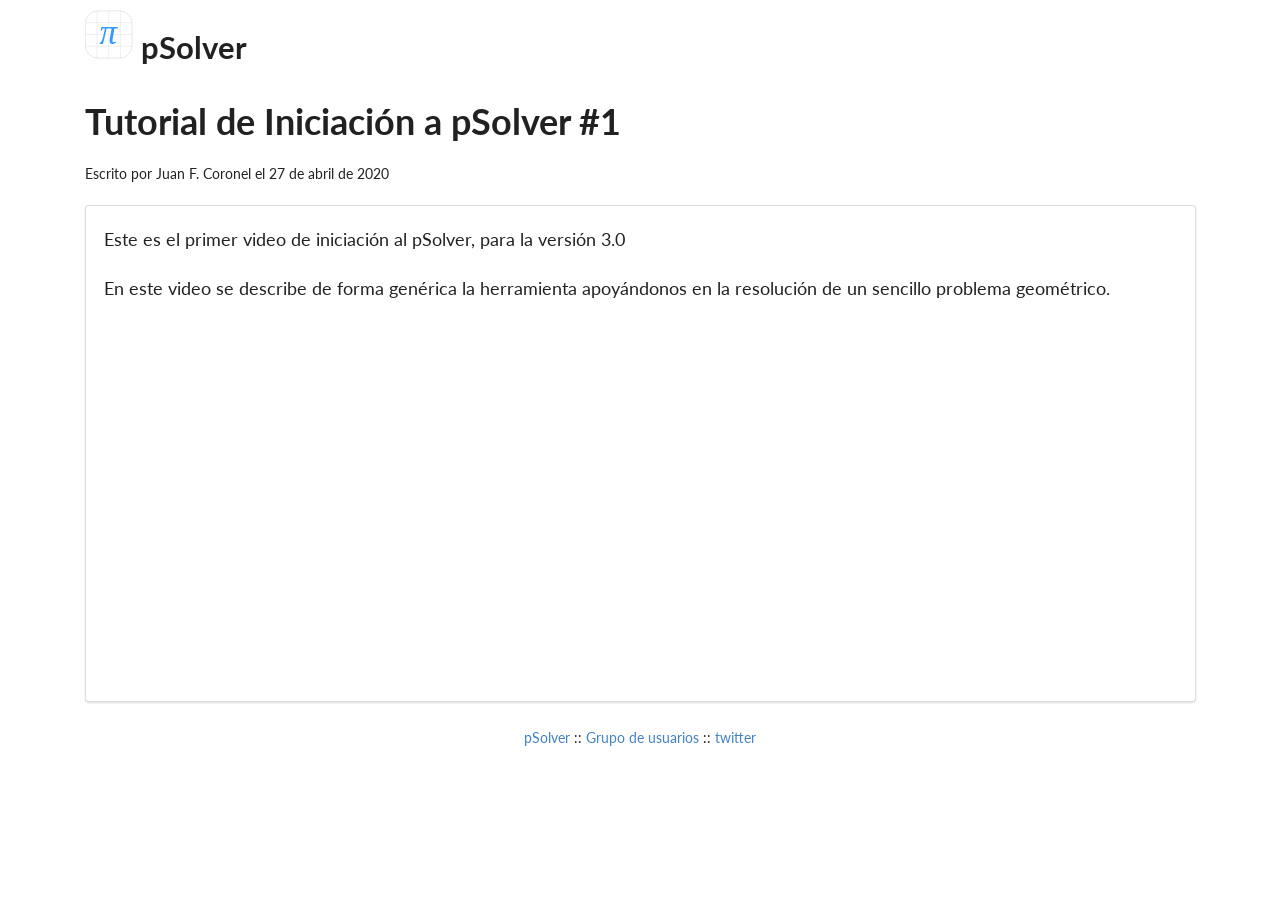
<file: iniciacion_cdp_1.html>
<head>
	<title>pSolver</title>
	<meta http-equiv="content-type" content="text/html; charset=UTF-8" />
	<meta http-equiv="X-UA-Compatible" content="IE=edge">
	<meta name="viewport" content="width=device-width, initial-scale=1">
	<link rel="shortcut icon" href="img/favicon.ico" />
	<meta name="description" content="pSolver" />
	<meta name="keywords" content=pSolver" />
	<meta name="author" content="Juan F. Coronel Toro" />

	<link rel="stylesheet" type="text/css" href="./css/semantic.min.css">
	<script src="./css/semantic.min.js"></script>
	<script src="https://code.jquery.com/jquery-3.1.1.min.js"
		integrity="sha256-hVVnYaiADRTO2PzUGmuLJr8BLUSjGIZsDYGmIJLv2b8=" crossorigin="anonymous"></script>
</head>

<body>

	<div class="ui container">
		<h2><img style="margin-top: 10px;" src="img/logo_psolver.svg" width="48px" alt="Logo pSolver"> pSolver
		</h2>
		<h1>Tutorial de Iniciación a pSolver #1</h1>
		<p>Escrito por Juan F. Coronel el 27 de abril de 2020</p>

		<div class="ui segment">
			<p>Este es el primer video de iniciación al pSolver,
				para la versión 3.0</p>

			<p>En este video se describe de forma genérica la herramienta
				apoyándonos en la resolución de un sencillo problema geométrico.
			</p>
			<p> </p>
			<iframe width="640" height="360" src="https://www.youtube.com/embed/v-6DDFCh74I" frameborder="0"
				allow="accelerometer; autoplay; encrypted-media; gyroscope; picture-in-picture" allowfullscreen>
			</iframe>
		</div>
	</div>

	<br>
	<div class="ui center aligned container">
		<p><a href="index_es.html" class="ui inverted link">pSolver</a> ::
			<a href="https://groups.google.com/d/forum/pSolver" target="_blank">Grupo de usuarios</a> ::
			<a href="http://www.twitter.com/psolver_org" target="_blank">twitter</a>
		</p>
	</div>
	<br>


</body>

</html>
</file>
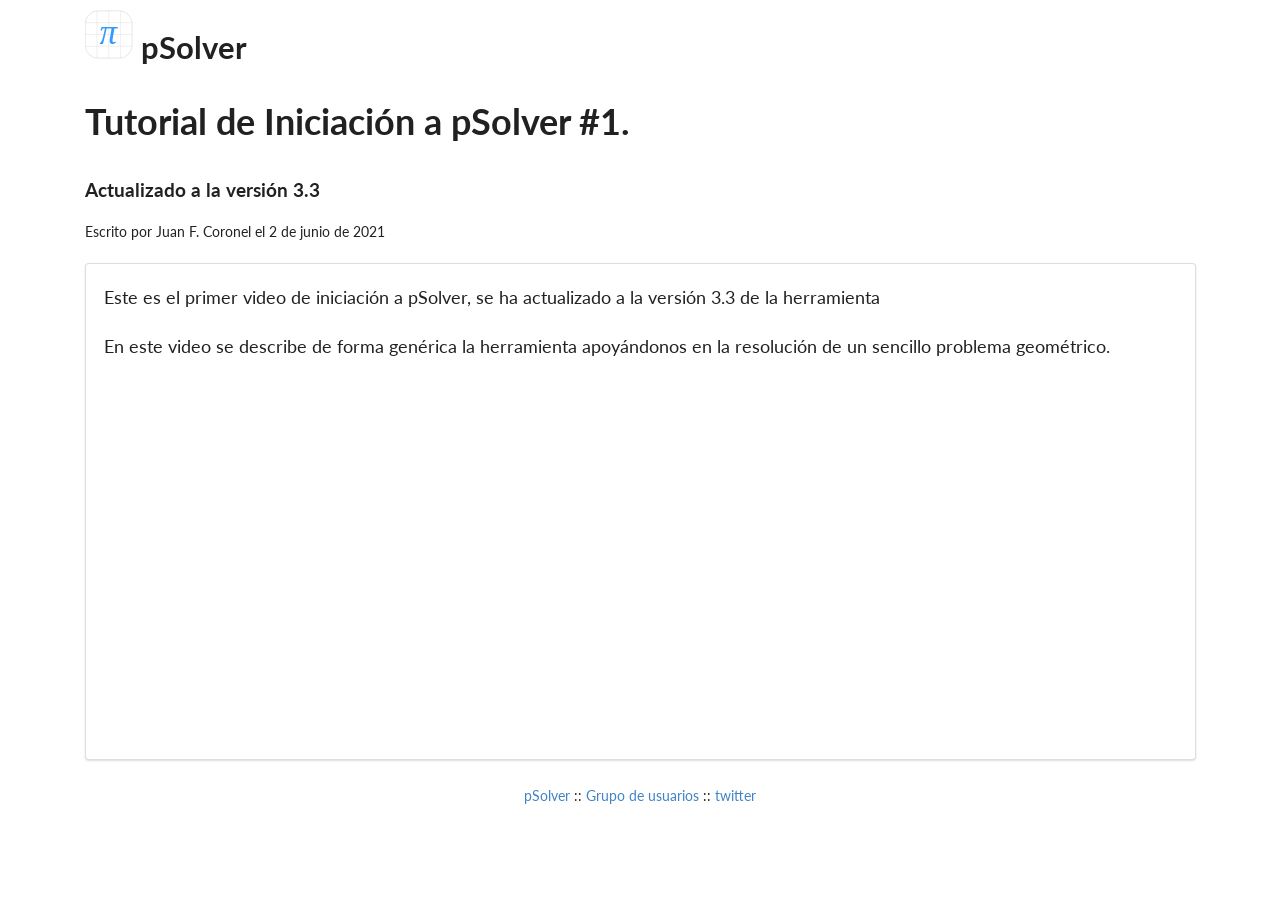
<file: iniciacion_cdp_1_v33.html>
<head>
	<title>pSolver</title>
	<meta http-equiv="content-type" content="text/html; charset=UTF-8" />
	<meta http-equiv="X-UA-Compatible" content="IE=edge">
	<meta name="viewport" content="width=device-width, initial-scale=1">
	<link rel="shortcut icon" href="img/favicon.ico" />
	<meta name="description" content="pSolver" />
	<meta name="keywords" content=pSolver" />
	<meta name="author" content="Juan F. Coronel Toro" />

	<link rel="stylesheet" type="text/css" href="./css/semantic.min.css">
	<script src="./css/semantic.min.js"></script>
	<script src="https://code.jquery.com/jquery-3.1.1.min.js"
		integrity="sha256-hVVnYaiADRTO2PzUGmuLJr8BLUSjGIZsDYGmIJLv2b8=" crossorigin="anonymous"></script>
</head>


<body>

	<div class="ui container">
		<h2><img style="margin-top: 10px;" src="img/logo_psolver.svg" width="48px" alt="Logo pSolver"> pSolver
		</h2>

		<h1>Tutorial de Iniciación a pSolver #1. </h1>
		<h4>Actualizado a la versión 3.3</h4>
		<p>Escrito por Juan F. Coronel el 2 de junio de 2021</p>

		<div class="ui segment">

			<p>Este es el primer video de iniciación a pSolver,
				se ha actualizado a la versión 3.3 de la herramienta</p>

			<p>En este video se describe de forma genérica la herramienta
				apoyándonos en la resolución de un sencillo problema geométrico.
			</p>


			<iframe width="640" height="360" src="https://www.youtube.com/embed/MdlZLjJZxPQ"
				title="YouTube video player" frameborder="0"
				allow="accelerometer; autoplay; clipboard-write; encrypted-media; gyroscope; picture-in-picture"
				allowfullscreen></iframe>
		</div>
	</div>

	<br>
	<div class="ui center aligned container">
		<p><a href="index_es.html" class="ui inverted link">pSolver</a> ::
			<a href="https://groups.google.com/d/forum/pSolver" target="_blank">Grupo de usuarios</a> ::
			<a href="http://www.twitter.com/psolver_org" target="_blank">twitter</a>
		</p>
	</div>
	<br>


</body>

</html>
</file>
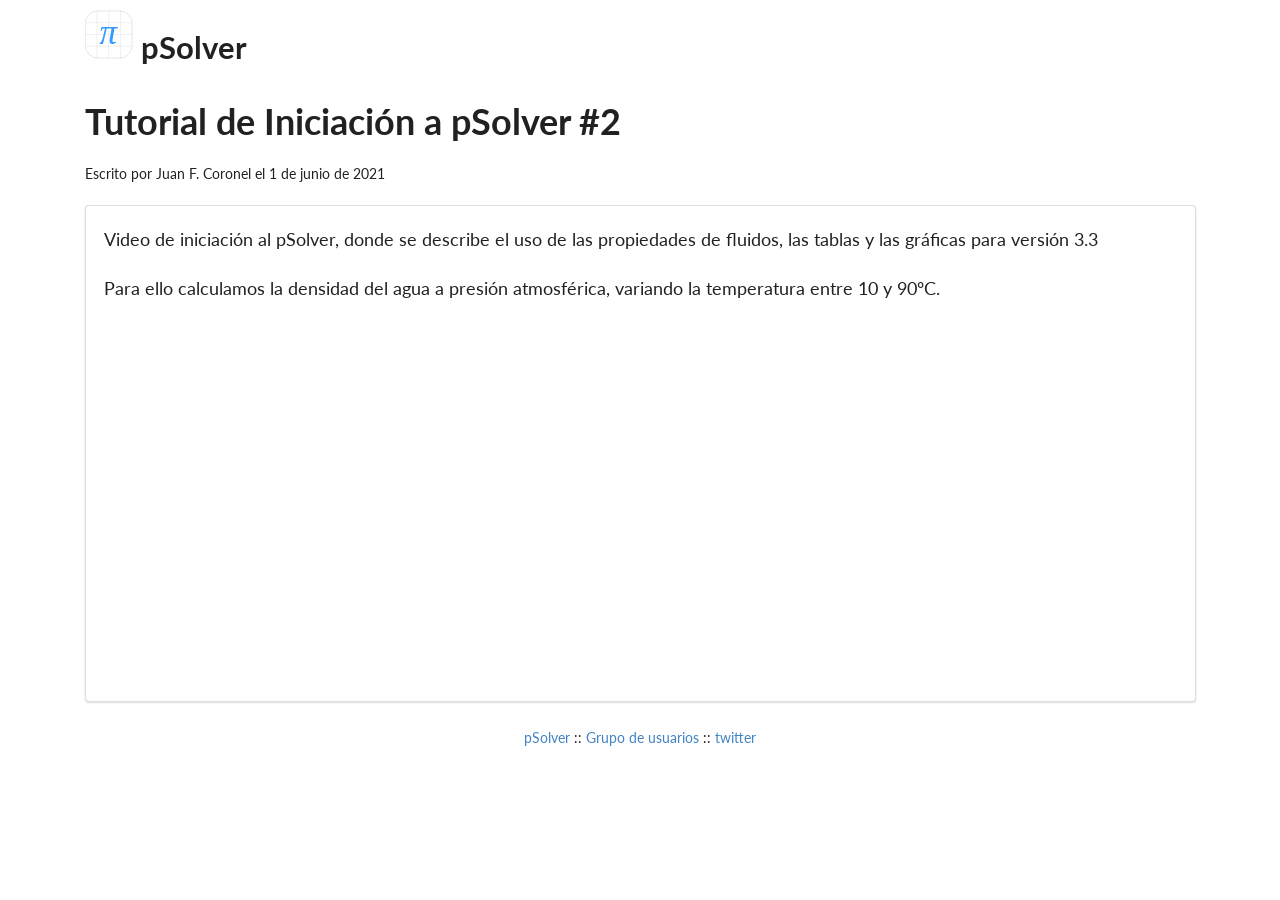
<file: iniciacion_cdp_propiedades_tablas_graficas.html>
<head>
	<title>pSolver</title>
	<meta http-equiv="content-type" content="text/html; charset=UTF-8" />
	<meta http-equiv="X-UA-Compatible" content="IE=edge">
	<meta name="viewport" content="width=device-width, initial-scale=1">
	<link rel="shortcut icon" href="img/favicon.ico" />
	<meta name="description" content="pSolver" />
	<meta name="keywords" content=pSolver" />
	<meta name="author" content="Juan F. Coronel Toro" />

	<link rel="stylesheet" type="text/css" href="./css/semantic.min.css">
	<script src="./css/semantic.min.js"></script>
	<script src="https://code.jquery.com/jquery-3.1.1.min.js"
		integrity="sha256-hVVnYaiADRTO2PzUGmuLJr8BLUSjGIZsDYGmIJLv2b8=" crossorigin="anonymous"></script>
</head>

<body>

	<div class="ui container">
		<h2><img style="margin-top: 10px;" src="img/logo_psolver.svg" width="48px" alt="Logo pSolver"> pSolver
		</h2>
		<h1>Tutorial de Iniciación a pSolver #2</h1>
		<p>Escrito por Juan F. Coronel el 1 de junio de 2021</p>

		<div class="ui segment">

			<p>Video de iniciación al pSolver, donde se describe el uso de las propiedades de fluidos, las
				tablas
				y
				las
				gráficas para versión 3.3</p>

			<p>Para ello calculamos la densidad del agua a presión atmosférica, variando la temperatura entre 10 y 90ºC.
			</p>
			<p> </p>
			<iframe width="640" height="360" src="https://www.youtube.com/embed/Pw__jXq22DY"
				title="CuadernoDeProblemas #2" frameborder="0"
				allow="accelerometer; autoplay; clipboard-write; encrypted-media; gyroscope; picture-in-picture"
				allowfullscreen></iframe>
		</div>
	</div>

	<br>
	<div class="ui center aligned container">
		<p><a href="index_es.html" class="ui inverted link">pSolver</a> ::
			<a href="https://groups.google.com/d/forum/pSolver" target="_blank">Grupo de usuarios</a> ::
			<a href="http://www.twitter.com/psolver_org" target="_blank">twitter</a>
		</p>
	</div>
	<br>

</body>

</html>
</file>
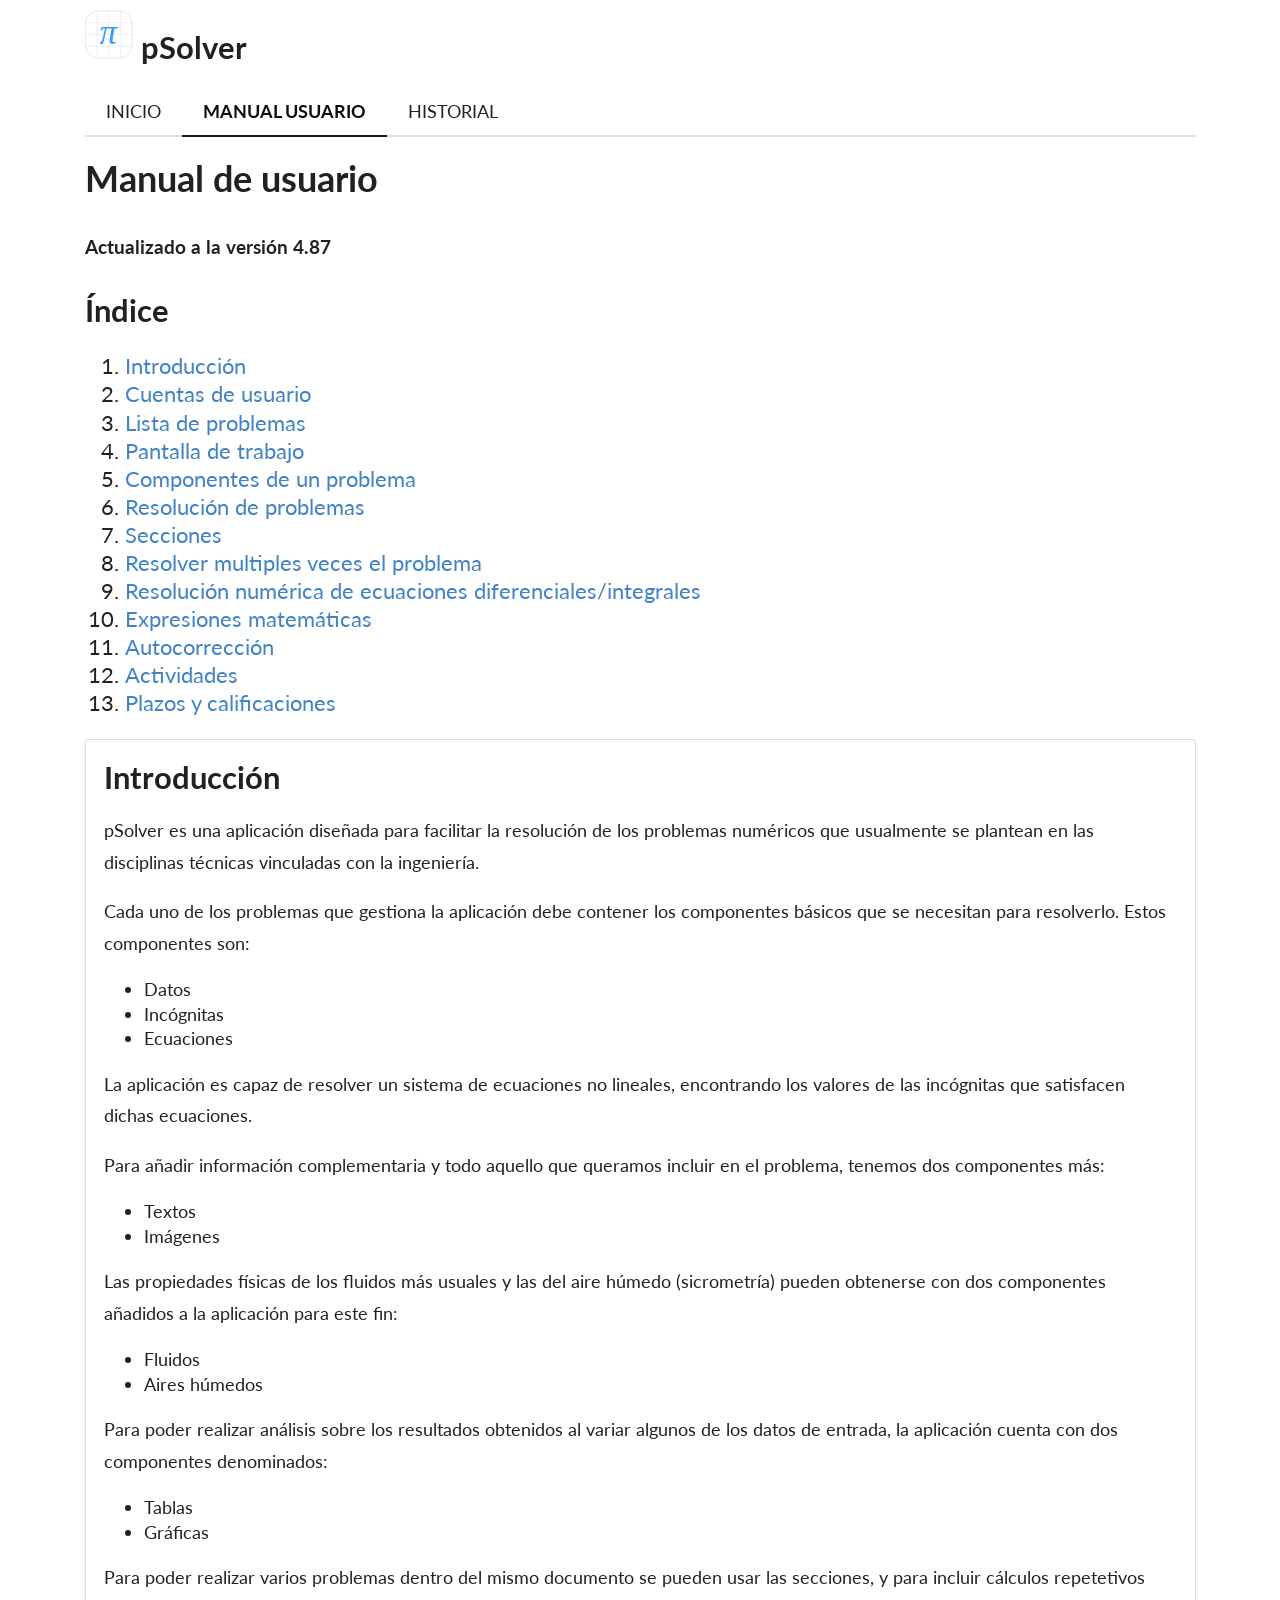
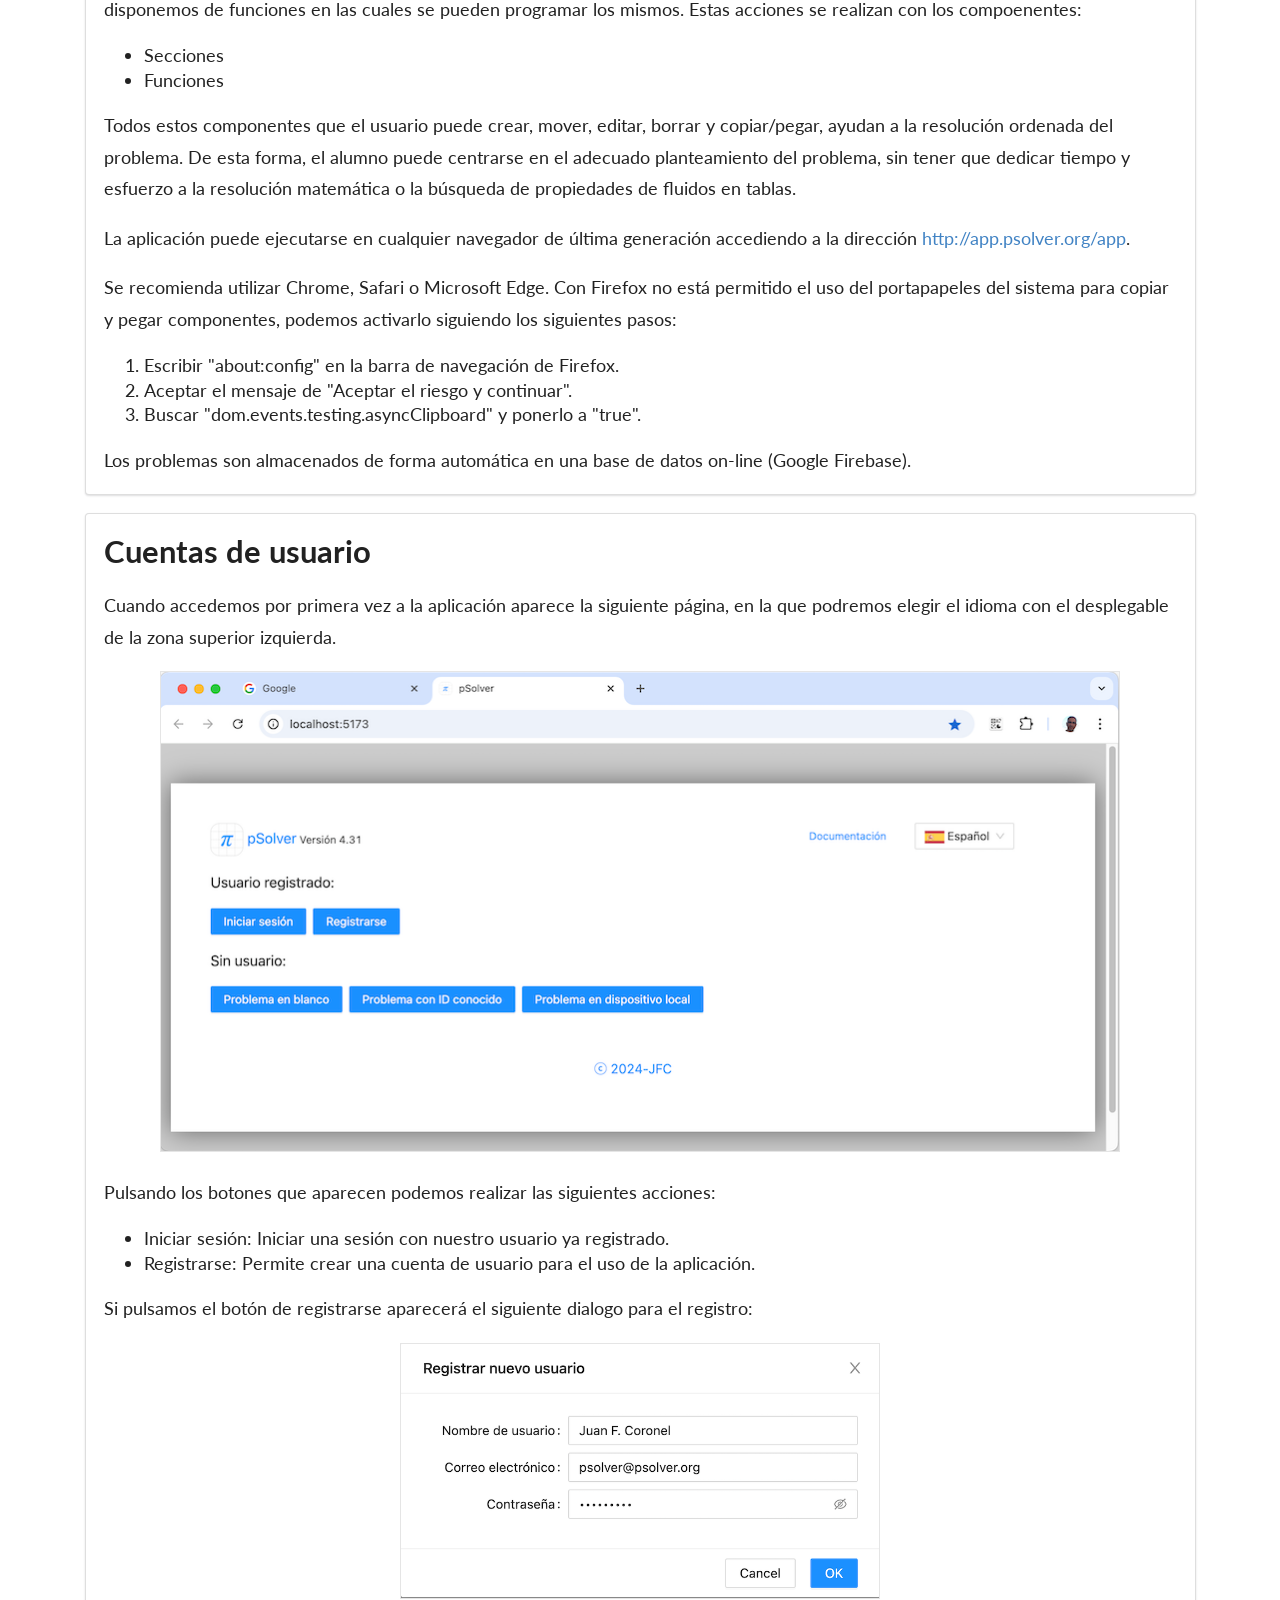
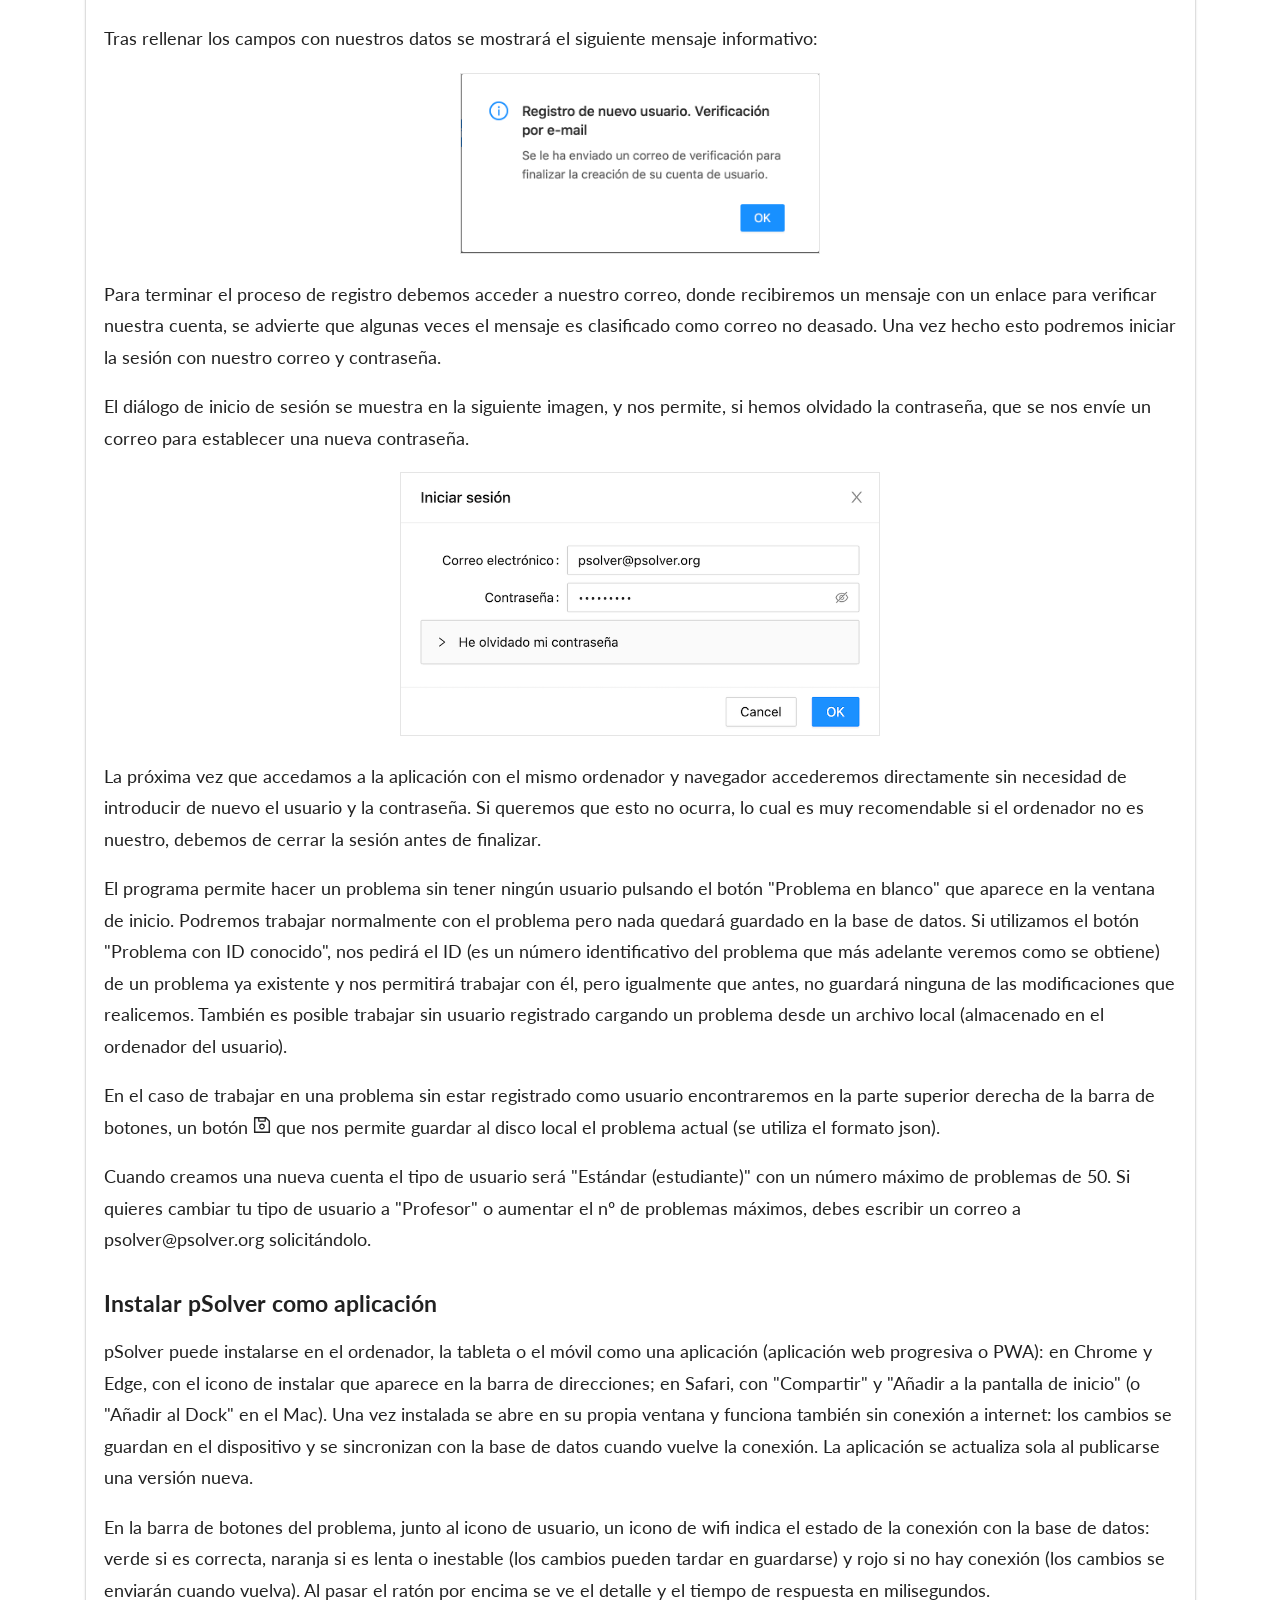
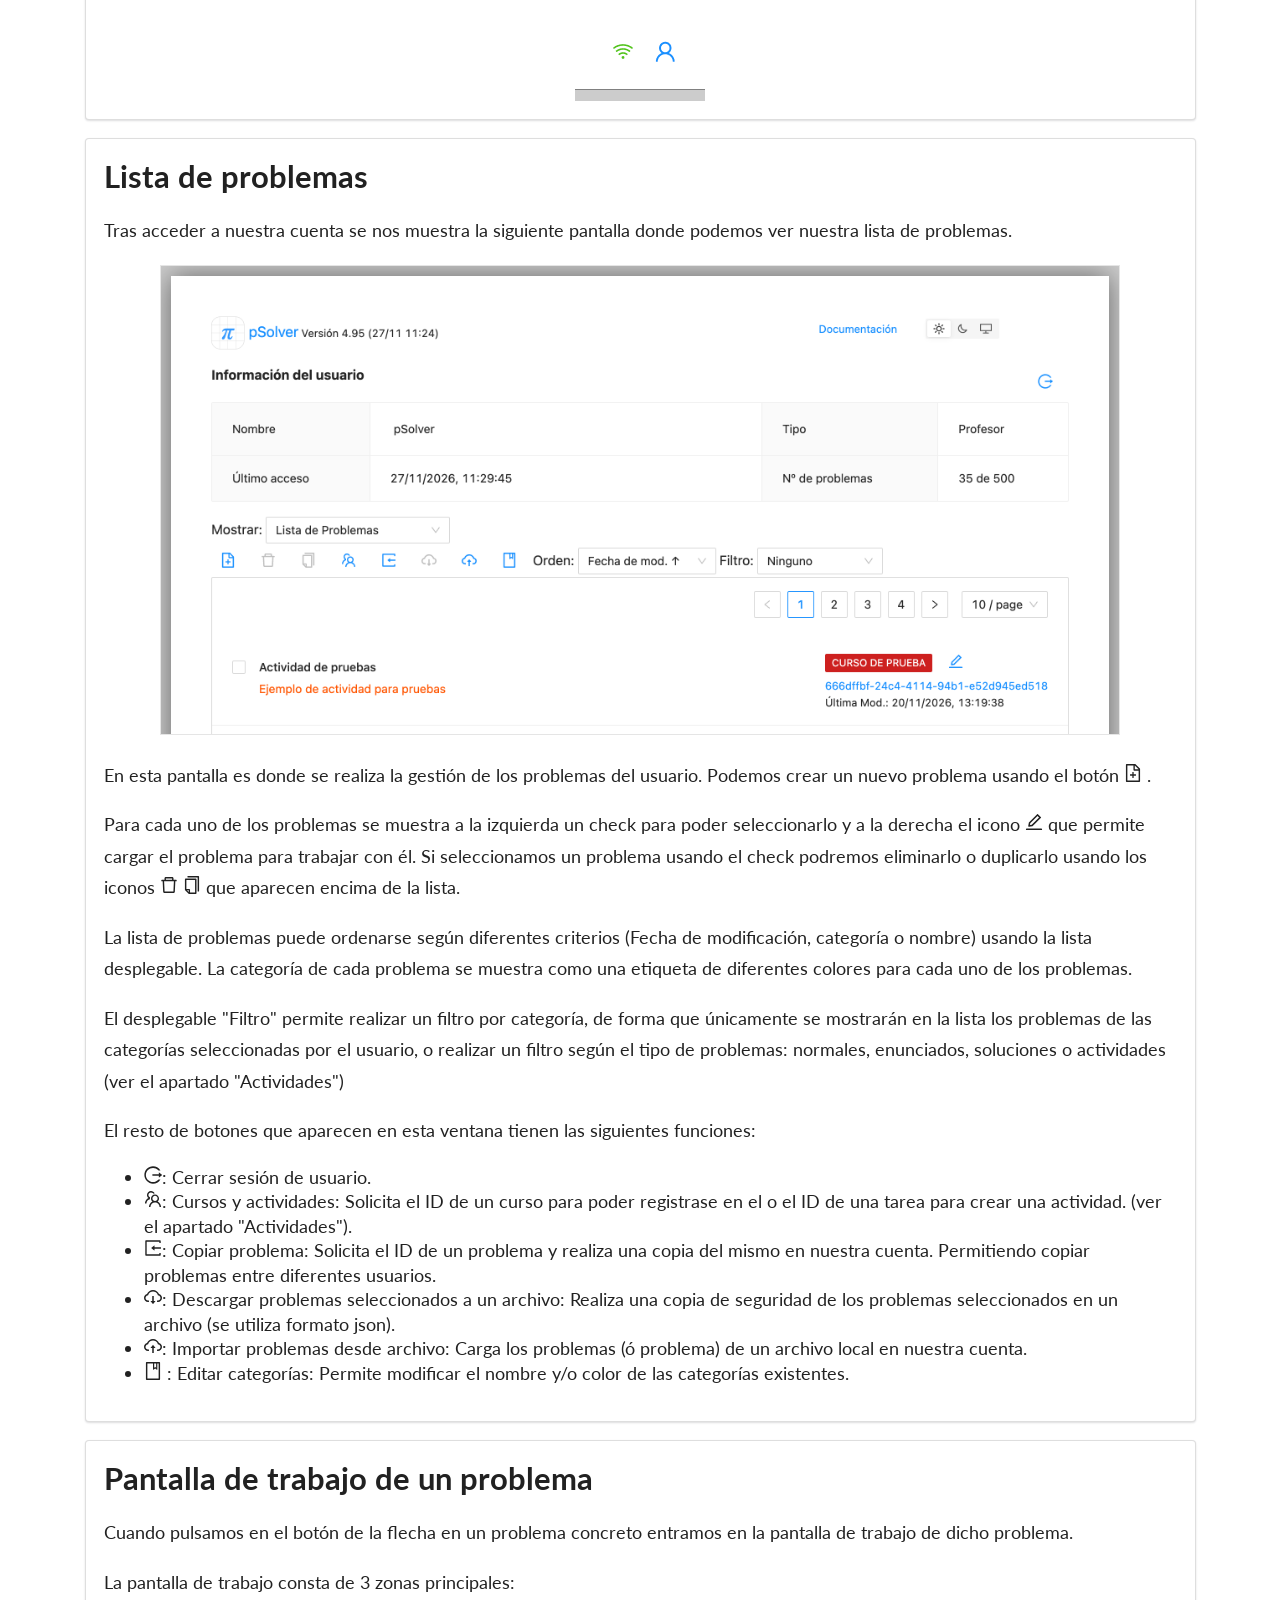
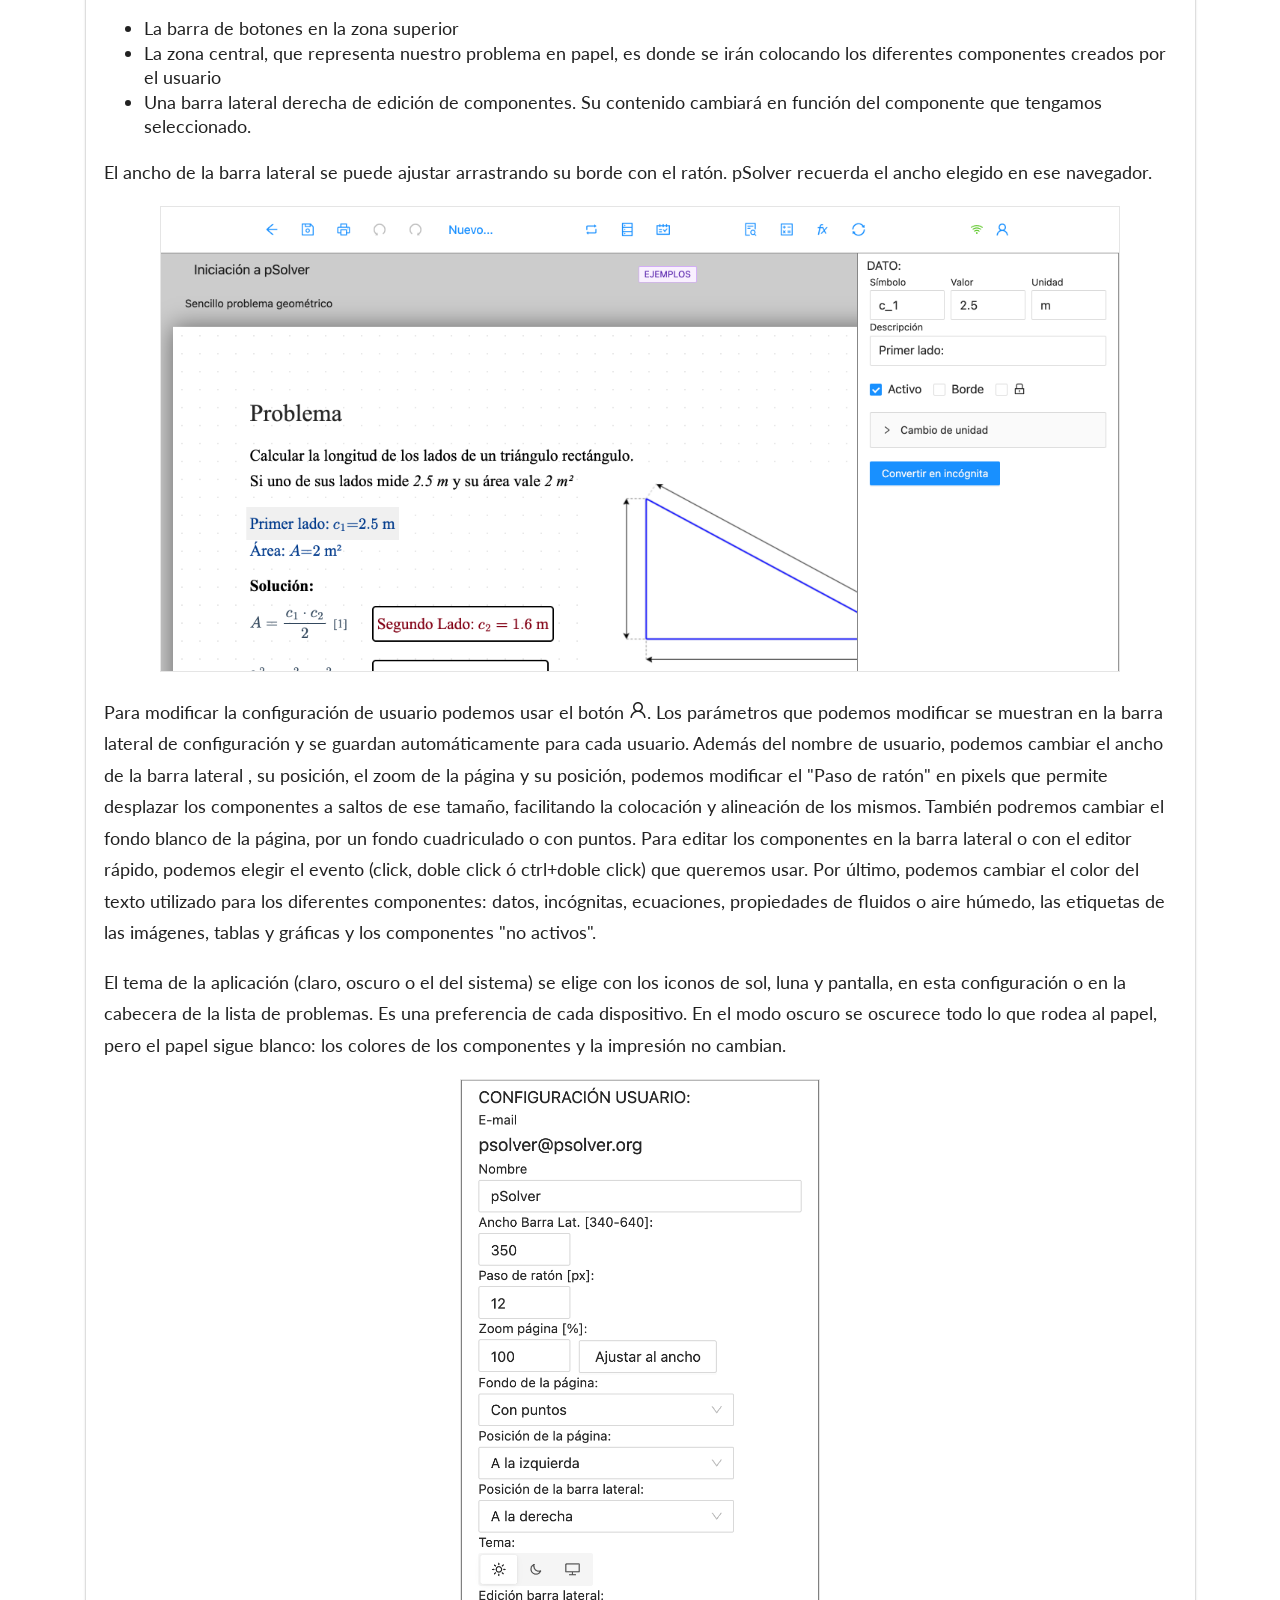
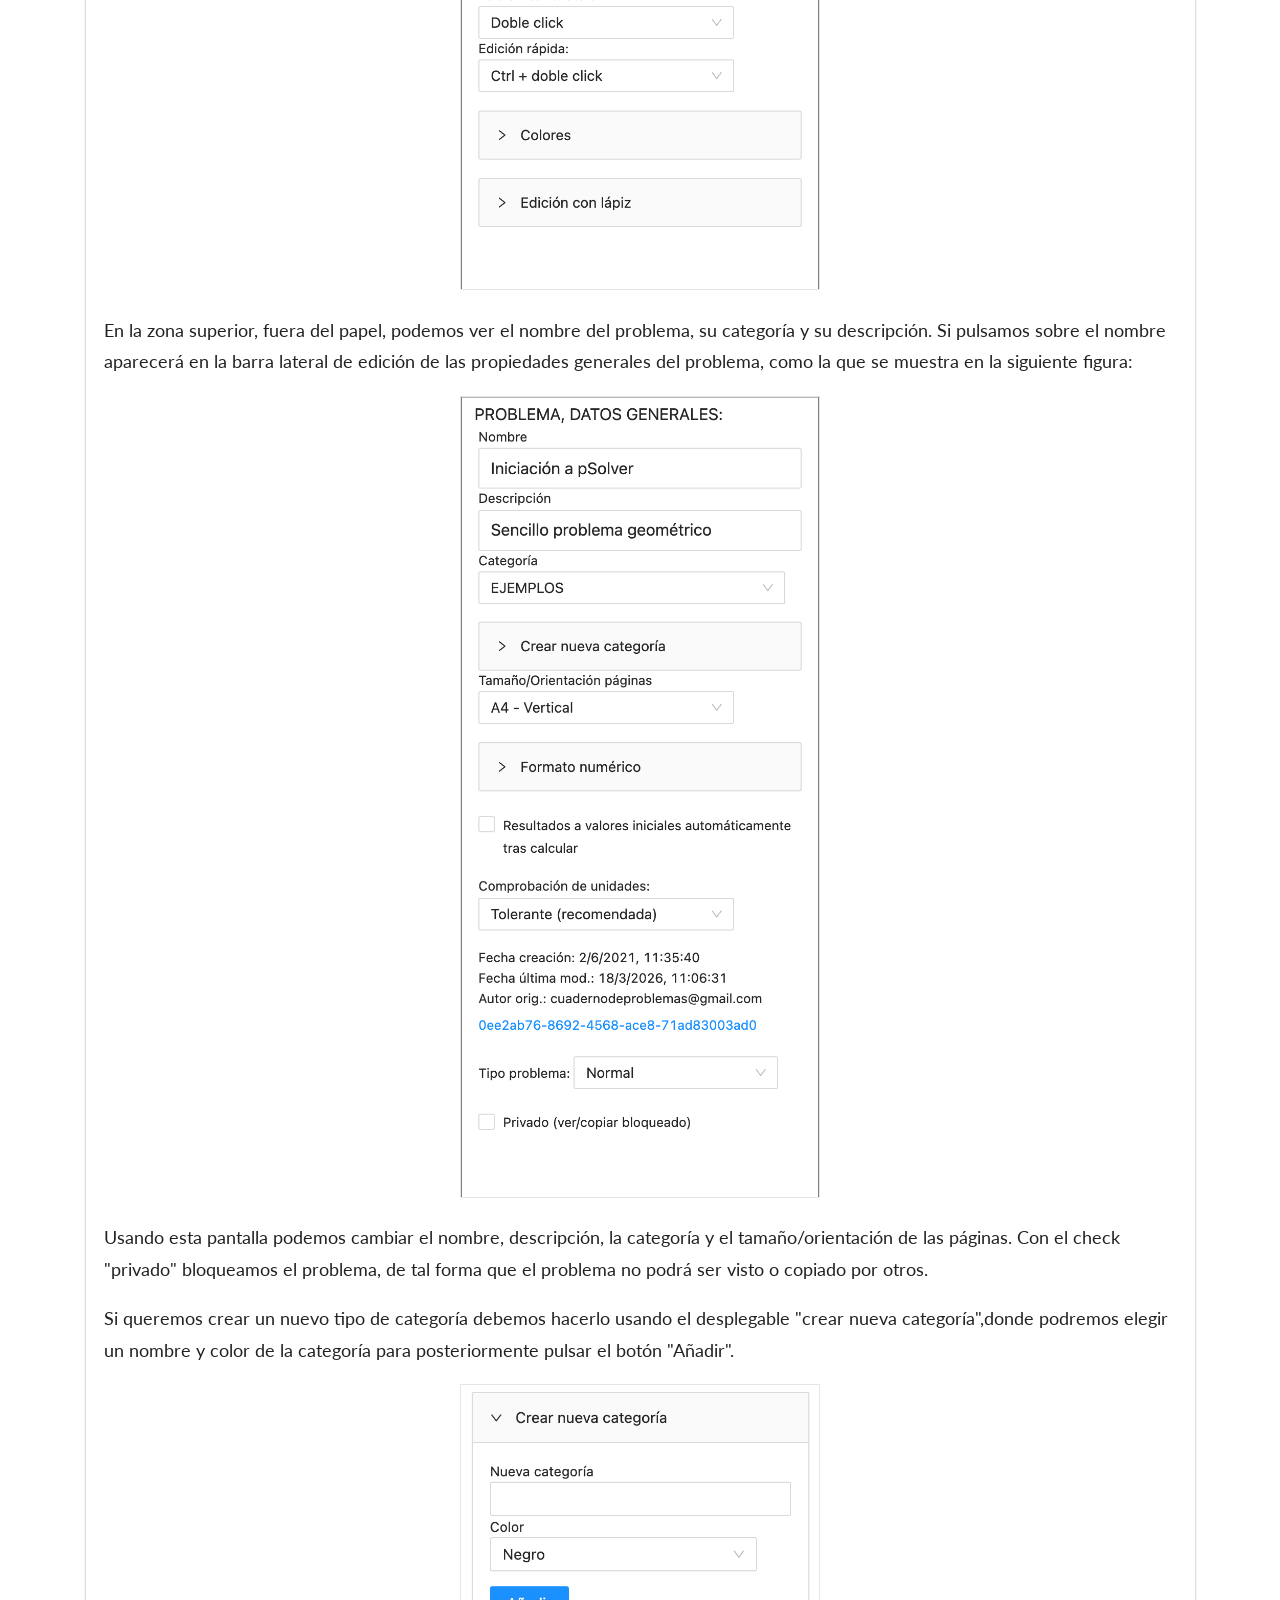
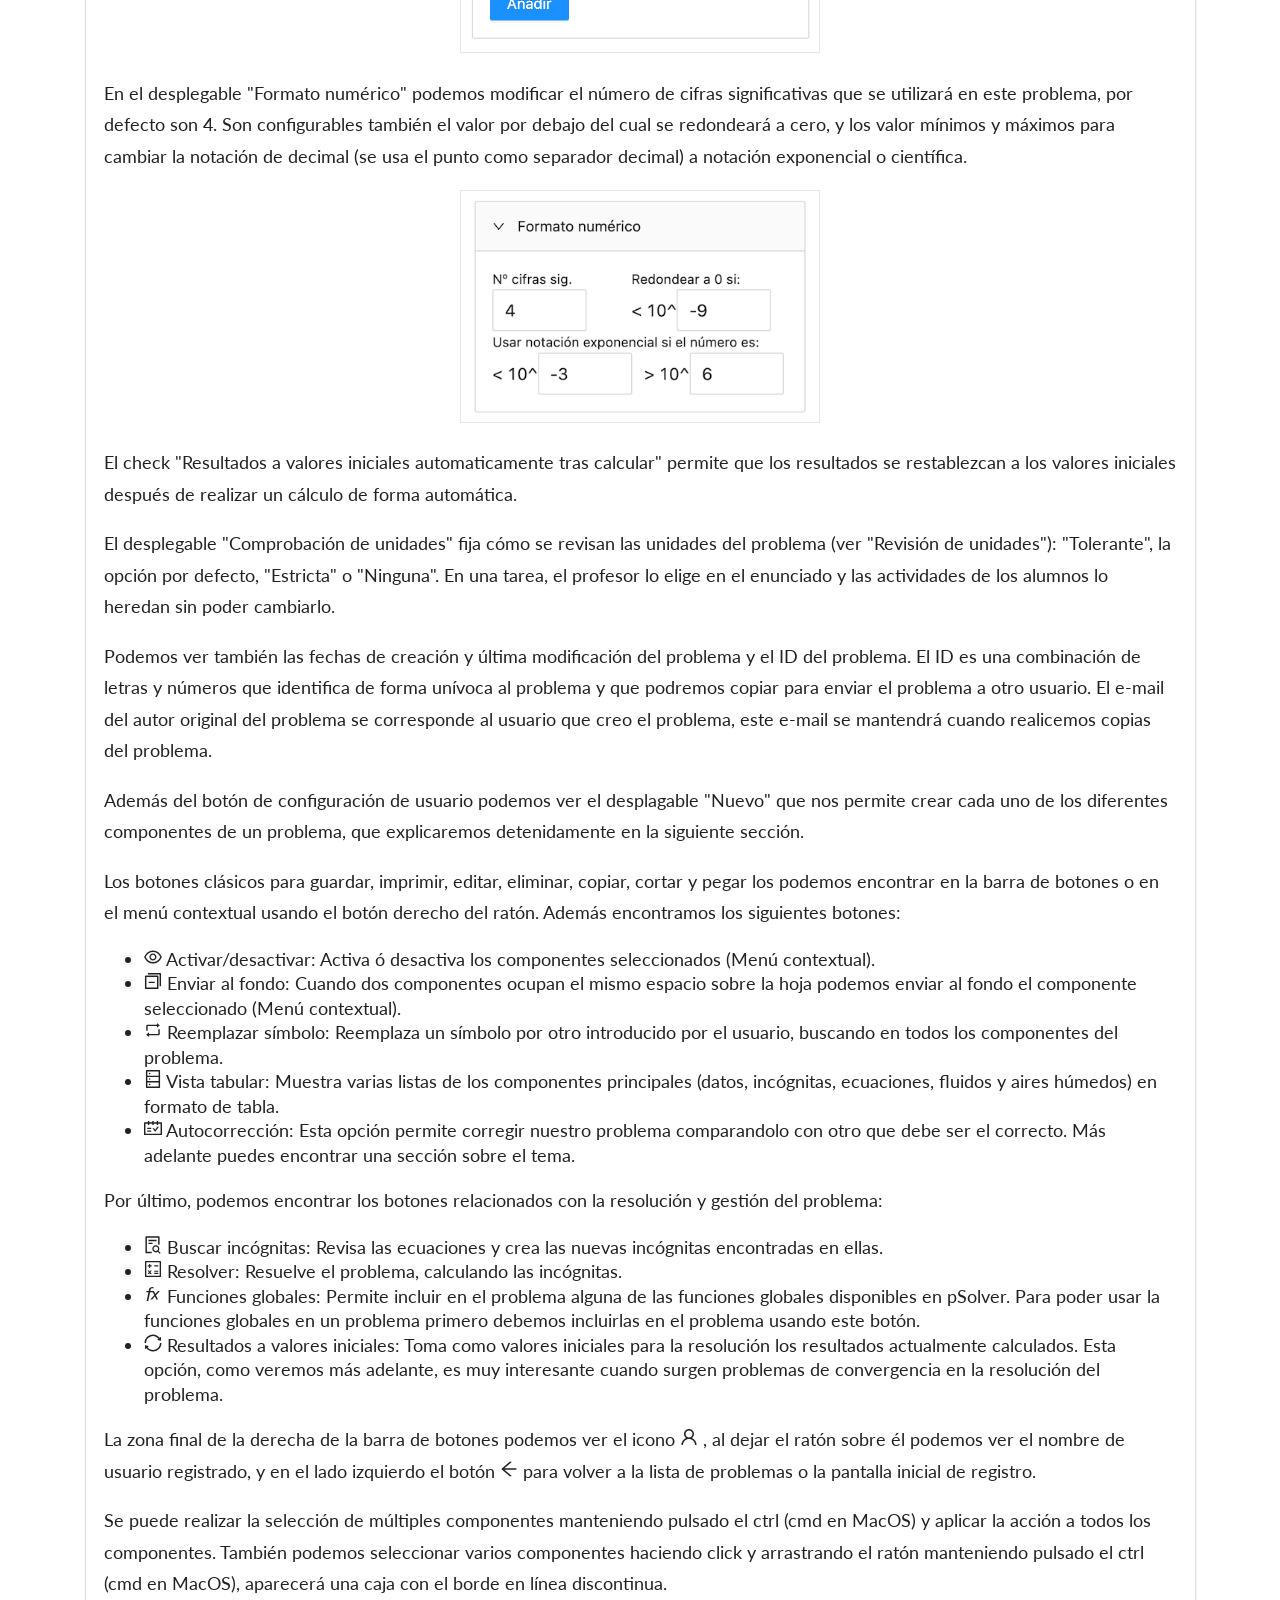
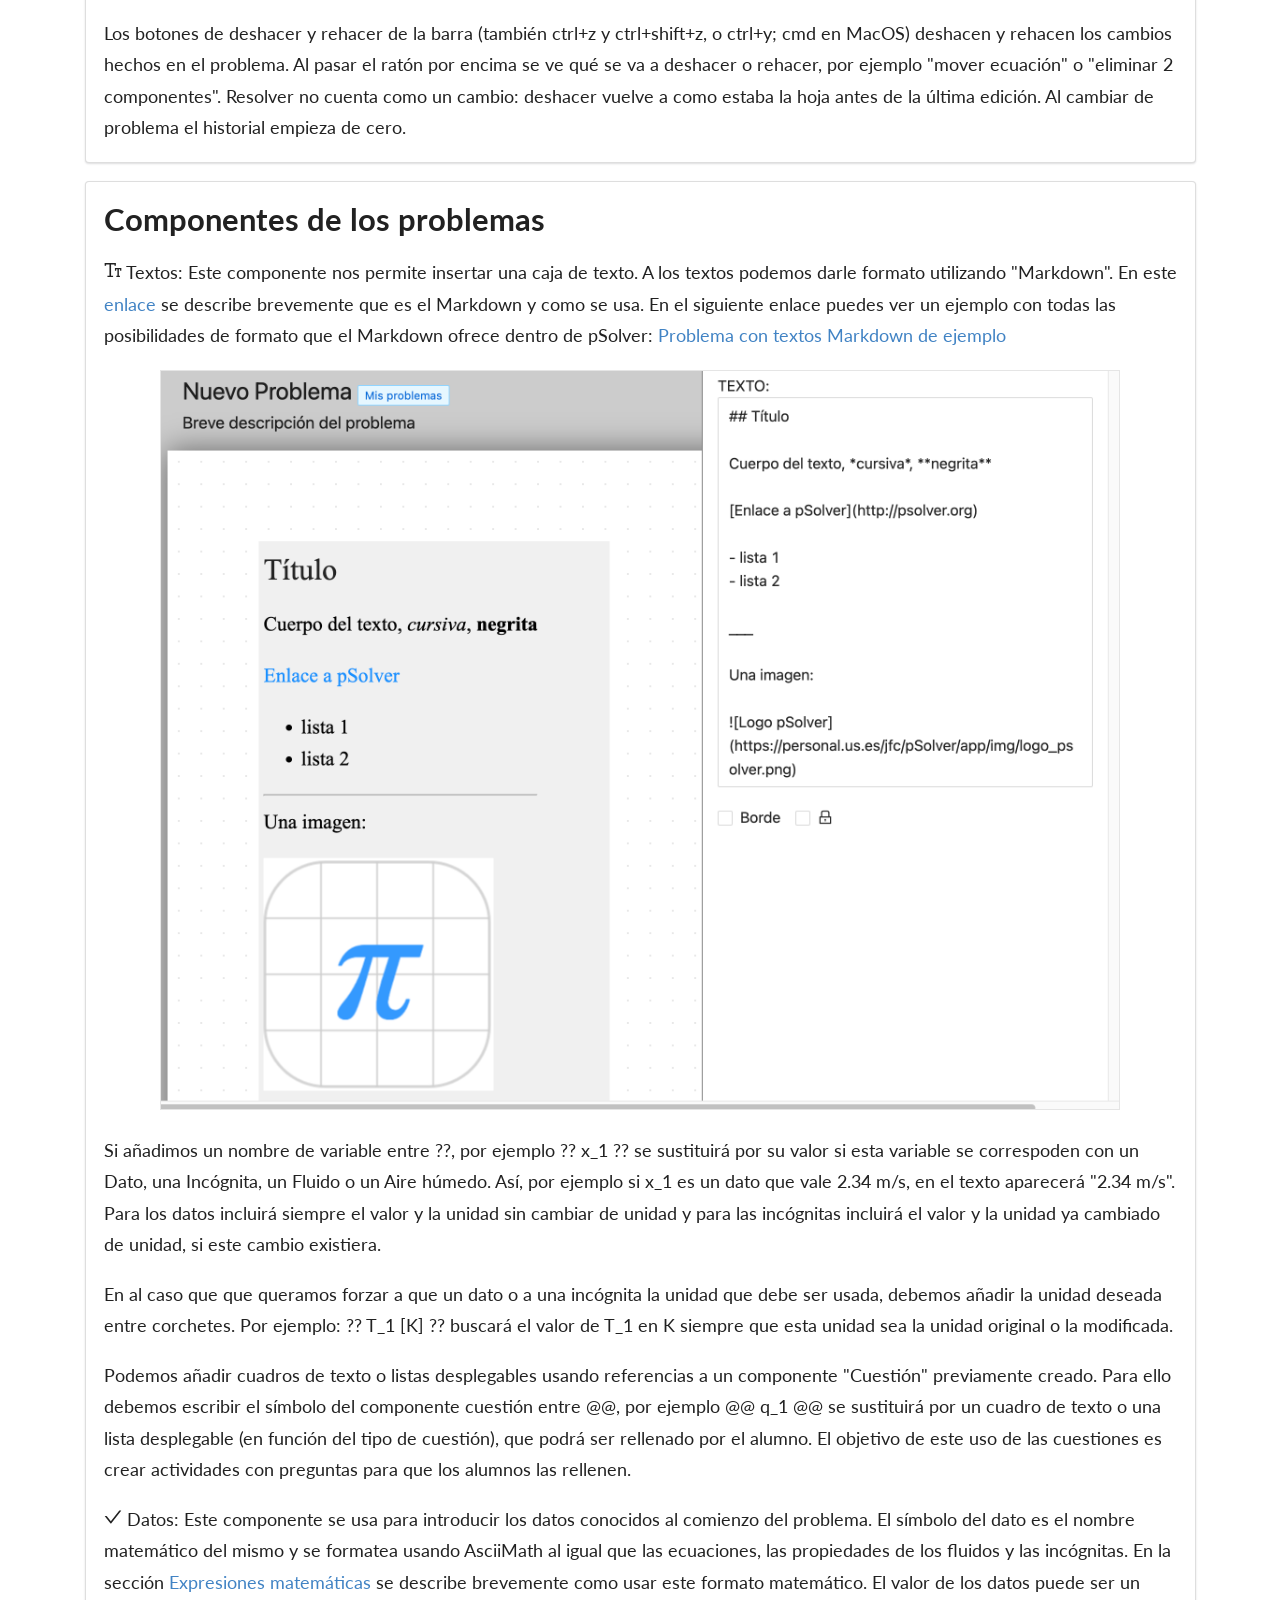
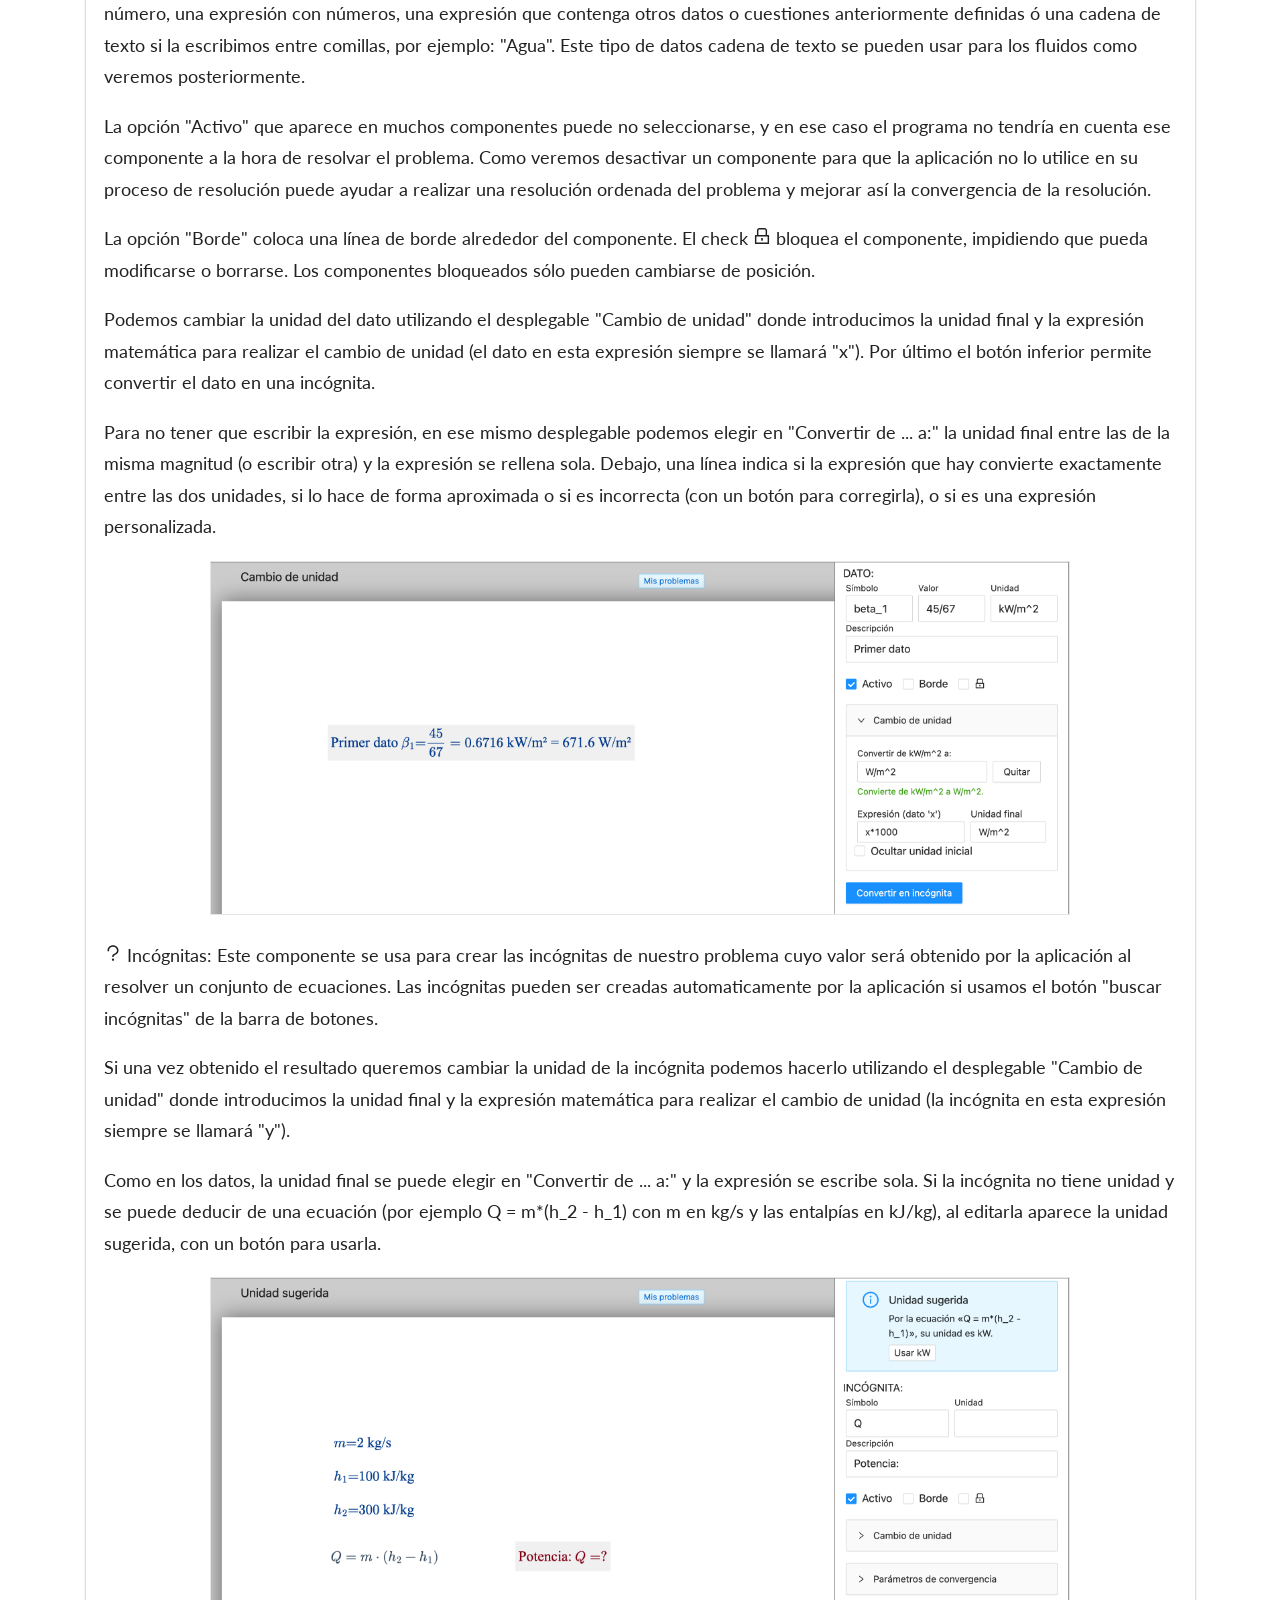
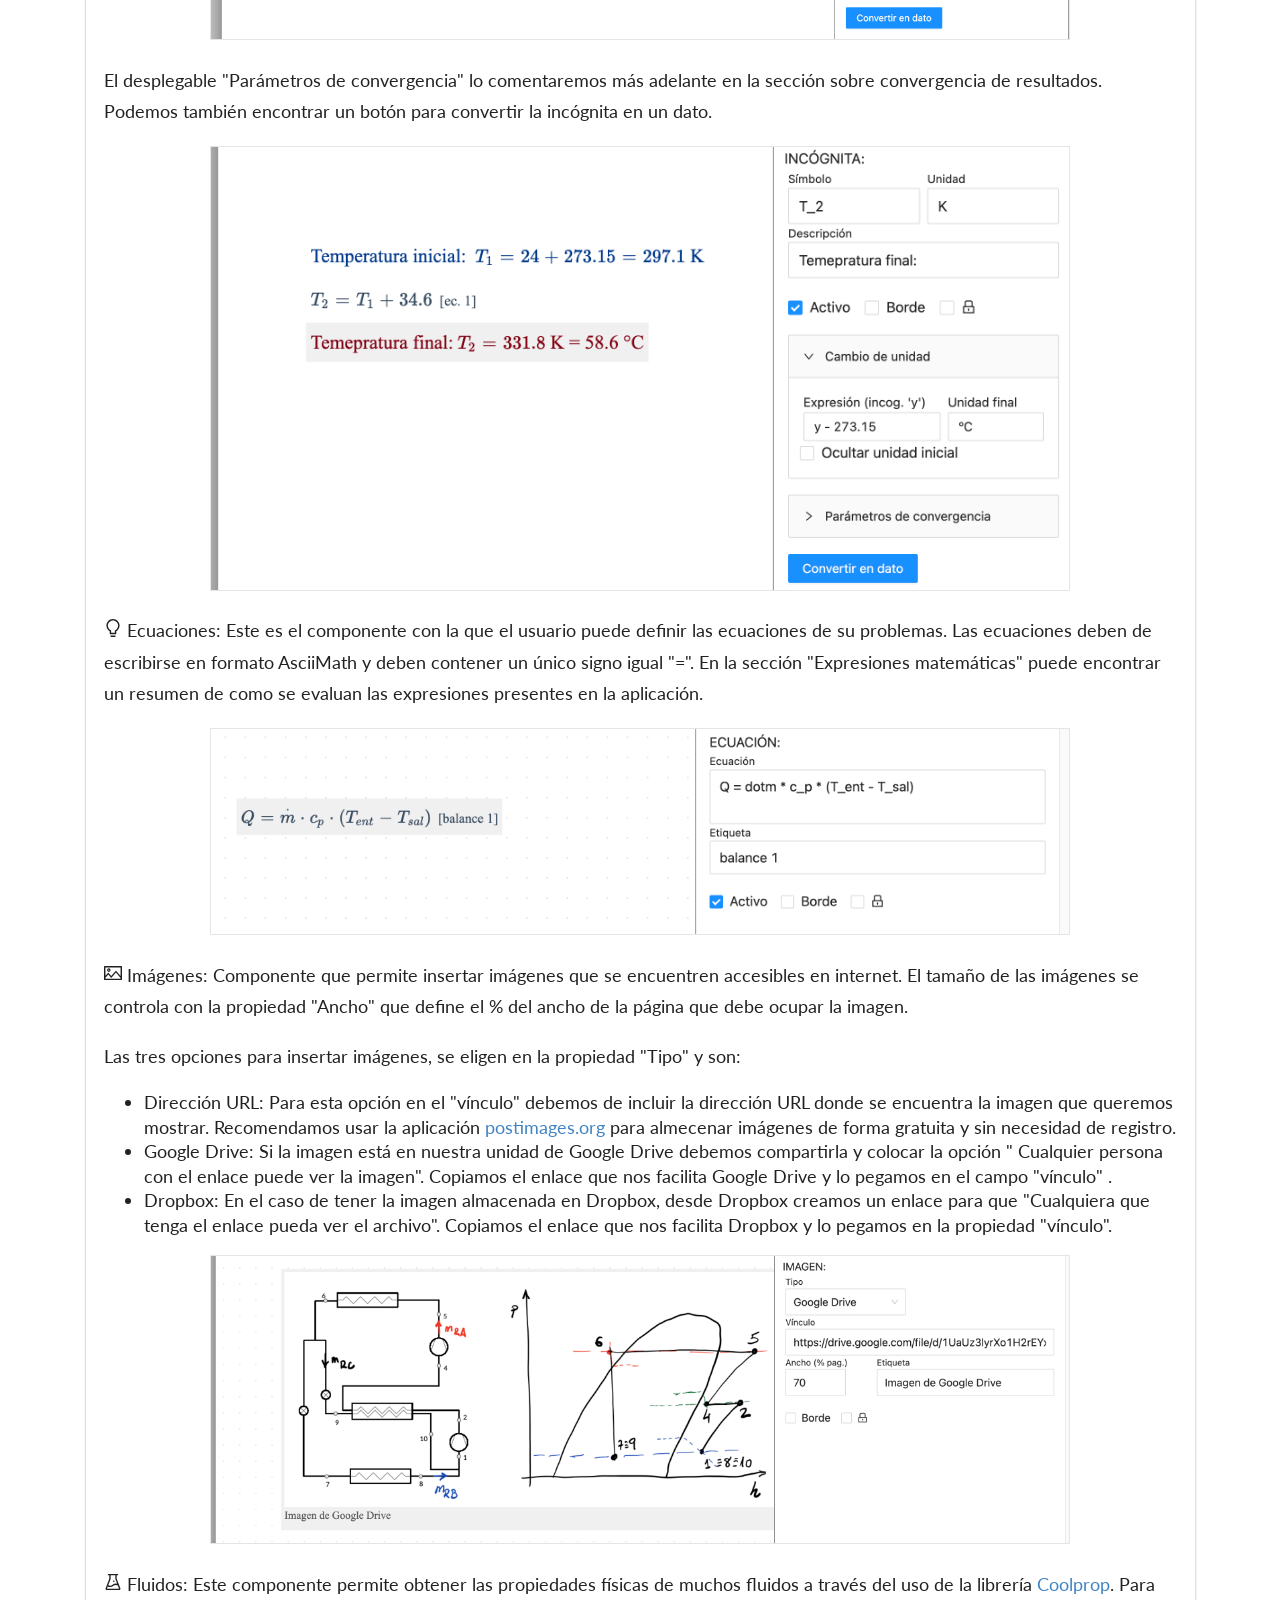
<file: manual usuario.html>
<!DOCTYPE html>
<html lang="es">

<head>
	<title>pSolver</title>
	<meta http-equiv="content-type" content="text/html; charset=UTF-8" />
	<meta http-equiv="X-UA-Compatible" content="IE=edge">
	<meta name="viewport" content="width=device-width, initial-scale=1">
	<link rel="shortcut icon" href="img/favicon.png" />
	<meta name="description" content="Problem Solver" />
	<meta name="keywords" content="pSolver" />
	<meta name="author" content="Juan F. Coronel Toro" />
	<link rel="stylesheet" type="text/css" href="./css/semantic.min.css">
	<script src="./css/semantic.min.js"></script>
	<script src="https://code.jquery.com/jquery-3.1.1.min.js"
		integrity="sha256-hVVnYaiADRTO2PzUGmuLJr8BLUSjGIZsDYGmIJLv2b8=" crossorigin="anonymous"></script>
</head>

<body>
	<div class="ui container">
		<h2><img style="margin-top: 10px;" src="img/logo_psolver.svg" width="48px" alt="Logo pSolver"> pSolver
		</h2>

		<div class="ui secondary pointing menu container">
			<a href="index_es.html" class="item">INICIO</a>
			<a href="manual usuario.html" class="item active">MANUAL USUARIO</a>
			<a href="la_historia.html" class="item">HISTORIAL</a>
		</div>

		<div class="ui main container">
			<h1>Manual de usuario</h1>
			<h4>Actualizado a la versión 4.87</h4>

			<h2>Índice</h2>
			<ol style="font-size: 1.2rem; line-height: 1.3">
				<li><a href="#introduccion">Introducción</a></li>
				<li><a href="#cuentas">Cuentas de usuario</a></li>
				<li><a href="#lista">Lista de problemas</a></li>
				<li><a href="#pantalla">Pantalla de trabajo</a></li>
				<li><a href="#componentes">Componentes de un problema</a></li>
				<li><a href="#resolucion">Resolución de problemas</a></li>
				<li><a href="#secciones">Secciones</a></li>
				<li><a href="#multiple">Resolver multiples veces el problema</a></li>
				<li><a href="#diferenciales">Resolución numérica de ecuaciones diferenciales/integrales</a></li>
				<li><a href="#expresiones">Expresiones matemáticas</a></li>
				<li><a href="#correccion">Autocorrección</a></li>
				<li><a href="#actividades">Actividades</a></li>
				<li><a href="#calificaciones">Plazos y calificaciones</a></li>
			</ol>

			<a name="introduccion"></a>
			<div class="ui segment">
				<h2>Introducción</h2>
				<p>pSolver es una aplicación diseñada para facilitar la resolución
					de los problemas numéricos que usualmente se plantean en las disciplinas técnicas
					vinculadas con la ingeniería.</p>

				<p>Cada uno de los problemas que gestiona la aplicación debe contener los componentes
					básicos que se necesitan para resolverlo. Estos componentes son:</p>

				<ul>
					<li>Datos</li>
					<li>Incógnitas</li>
					<li>Ecuaciones</li>
				</ul>

				<p>La aplicación es capaz de resolver un sistema de ecuaciones no lineales,
					encontrando los valores de las incógnitas que satisfacen dichas ecuaciones.
				</p>

				<p>Para añadir información complementaria y todo aquello que queramos incluir en el problema,
					tenemos dos componentes más:
				</p>

				<ul>
					<li>Textos</li>
					<li>Imágenes</li>
				</ul>

				<p>Las propiedades físicas de los fluidos más usuales y las del aire húmedo (sicrometría)
					pueden obtenerse con dos componentes añadidos a la aplicación para este fin:</p>

				<ul>
					<li>Fluidos</li>
					<li>Aires húmedos</li>
				</ul>

				<p>Para poder realizar análisis sobre los resultados obtenidos al variar algunos de
					los datos de entrada, la aplicación cuenta con dos componentes denominados:
				</p>

				<ul>
					<li>Tablas</li>
					<li>Gráficas</li>
				</ul>
				<p>Para poder realizar varios problemas dentro del mismo documento se pueden usar las secciones,
					y para incluir cálculos repetetivos disponemos de funciones en las cuales se pueden programar los
					mismos. Estas acciones se realizan con los compoenentes:</p>

				<ul>
					<li>Secciones</li>
					<li>Funciones</li>
				</ul>

				<p>Todos estos componentes que el usuario puede crear, mover, editar, borrar y copiar/pegar, ayudan
					a la resolución ordenada del problema. De esta forma, el alumno puede centrarse en el adecuado
					planteamiento del problema,
					sin tener que dedicar tiempo y esfuerzo a la resolución matemática
					o la búsqueda de propiedades de fluidos en tablas.
				</p>

				<p>La aplicación puede ejecutarse en cualquier navegador de última generación
					accediendo a la dirección <a target="_blank"
						href="http://app.psolver.org/app">http://app.psolver.org/app</a>.
				</p>
				<p>Se recomienda utilizar Chrome, Safari o Microsoft Edge. Con Firefox no está permitido el uso del
					portapapeles del sistema para copiar y pegar componentes,
					podemos activarlo siguiendo los siguientes pasos:</p>
				<ol>
					<li>Escribir "about:config" en la barra de navegación de Firefox.</li>
					<li>Aceptar el mensaje de "Aceptar el riesgo y continuar".</li>
					<li>Buscar "dom.events.testing.asyncClipboard" y ponerlo a "true".</li>
				</ol>
				<p>Los problemas son almacenados de forma automática en una base de datos on-line (Google Firebase).</p>

			</div>

			<a name="cuentas"></a>
			<div class="ui segment">
				<h2>Cuentas de usuario</h2>

				<p>Cuando accedemos por primera vez a la aplicación aparece la siguiente página, en la que podremos
					elegir el idioma con el desplegable de la zona superior izquierda.
				</p>

				<img class="ui bordered centered image" src="img/pantalla inicio.png" width="960"
					alt="Pantalla inicio" />
				<br>
				<p>Pulsando los botones que aparecen podemos realizar las siguientes acciones: </p>
				<ul>
					<li>Iniciar sesión: Iniciar una sesión con nuestro usuario ya registrado.</li>
					<li>Registrarse: Permite crear una cuenta de usuario para el uso de la aplicación.</li>
				</ul>

				<p>Si pulsamos el botón de registrarse aparecerá el siguiente dialogo para el registro:</p>
				<img class="ui bordered centered image" src="img/registrar nuevo usuario.png" width="480"
					alt="Registrar nuevo usuario" />
				<br>
				<p>Tras rellenar los campos con nuestros datos se mostrará el siguiente mensaje informativo:</p>
				<img class="ui bordered centered image" src="img/mensaje verificacion email.png" width="360"
					alt="Mensaje verificación email" />
				<br>
				<p>Para terminar el proceso de registro debemos acceder a nuestro correo, donde recibiremos un
					mensaje con un enlace para verificar nuestra cuenta, se advierte que algunas veces el mensaje es
					clasificado como correo no deasado.
					Una vez hecho esto podremos iniciar la sesión
					con nuestro correo y contraseña.</p>
				<p>El diálogo de inicio de sesión se muestra en la siguiente imagen,
					y nos permite, si hemos olvidado la contraseña, que se nos envíe un correo para establecer una nueva
					contraseña.
				</p>
				<img class="ui bordered centered image" src="img/iniciar sesion.png" width="480" alt="Iniciar sesión" />
				<br>
				<p>La próxima vez que accedamos a la aplicación con el mismo ordenador y navegador accederemos
					directamente sin necesidad de introducir de nuevo el usuario y la contraseña. Si queremos que esto
					no ocurra, lo cual es muy recomendable si el ordenador no es nuestro, debemos de cerrar la sesión
					antes
					de finalizar.</p>
				<p>El programa permite hacer un problema sin tener ningún usuario pulsando el botón
					"Problema en blanco" que aparece en la ventana de inicio.
					Podremos trabajar normalmente con el problema pero nada quedará guardado en la base de datos.
					Si utilizamos el botón "Problema con ID conocido", nos pedirá el ID (es un número identificativo
					del problema que más adelante veremos como se obtiene) de un problema ya existente y nos permitirá
					trabajar con él, pero igualmente que antes, no guardará ninguna de las modificaciones que
					realicemos.
					También es posible trabajar sin usuario registrado cargando un problema desde un archivo local
					(almacenado en el ordenador del usuario).
				</p>
				<p>En el caso de trabajar en una problema sin estar registrado como usuario encontraremos en la parte
					superior derecha de la
					barra de botones, un botón <svg viewBox="64 64 896 896" focusable="false" data-icon="save"
						width="1em" height="1em" fill="currentColor" aria-hidden="true">
						<path
							d="M893.3 293.3L730.7 130.7c-7.5-7.5-16.7-13-26.7-16V112H144c-17.7 0-32 14.3-32 32v736c0 17.7 14.3 32 32 32h736c17.7 0 32-14.3 32-32V338.5c0-17-6.7-33.2-18.7-45.2zM384 184h256v104H384V184zm456 656H184V184h136v136c0 17.7 14.3 32 32 32h320c17.7 0 32-14.3 32-32V205.8l136 136V840zM512 442c-79.5 0-144 64.5-144 144s64.5 144 144 144 144-64.5 144-144-64.5-144-144-144zm0 224c-44.2 0-80-35.8-80-80s35.8-80 80-80 80 35.8 80 80-35.8 80-80 80z">
						</path>
					</svg>
					que nos permite guardar al disco local el problema actual (se utiliza el formato json).

				</p>

				<p>Cuando creamos una nueva cuenta el tipo de usuario será "Estándar (estudiante)" con un número máximo
					de problemas de 50.
					Si quieres cambiar tu tipo de usuario a "Profesor" o aumentar el nº de problemas máximos, debes
					escribir un correo a psolver@psolver.org solicitándolo.
				</p>

				<h3>Instalar pSolver como aplicación</h3>
				<p>pSolver puede instalarse en el ordenador, la tableta o el móvil como una aplicación (aplicación web
					progresiva o PWA): en Chrome y Edge, con el icono de instalar que aparece en la barra de direcciones; en
					Safari, con "Compartir" y "Añadir a la pantalla de inicio" (o "Añadir al Dock" en el Mac). Una vez
					instalada se abre en su propia ventana y funciona también sin conexión a internet: los cambios se guardan
					en el dispositivo y se sincronizan con la base de datos cuando vuelve la conexión. La aplicación se
					actualiza sola al publicarse una versión nueva.</p>
				<p>En la barra de botones del problema, junto al icono de usuario, un icono de wifi indica el estado de la
					conexión con la base de datos: verde si es correcta, naranja si es lenta o inestable (los cambios pueden
					tardar en guardarse) y rojo si no hay conexión (los cambios se enviarán cuando vuelva). Al pasar el
					ratón por encima se ve el detalle y el tiempo de respuesta en milisegundos.</p>
				<img class="ui centered image" src="img/indicador conexion.png" width="130"
					alt="Indicador de conexión" />
			</div>

			<a name="lista"></a>
			<div class="ui segment">
				<h2>Lista de problemas</h2>

				<p>Tras acceder a nuestra cuenta se nos muestra la siguiente pantalla donde podemos ver nuestra lista
					de problemas.</p>
				<img class="ui bordered centered image" src="img/lista problemas.png" width="960"
					alt="Lista de Problemas" />
				<br>

				<p>En esta pantalla es donde se realiza la gestión de los problemas del usuario. Podemos crear un nuevo
					problema
					usando el botón
					<svg viewBox="64 64 896 896" focusable="false" data-icon="file-add" width="1em" height="1em"
						fill="currentColor" aria-hidden="true">
						<path
							d="M854.6 288.6L639.4 73.4c-6-6-14.1-9.4-22.6-9.4H192c-17.7 0-32 14.3-32 32v832c0 17.7 14.3 32 32 32h640c17.7 0 32-14.3 32-32V311.3c0-8.5-3.4-16.7-9.4-22.7zM790.2 326H602V137.8L790.2 326zm1.8 562H232V136h302v216a42 42 0 0042 42h216v494zM544 472c0-4.4-3.6-8-8-8h-48c-4.4 0-8 3.6-8 8v108H372c-4.4 0-8 3.6-8 8v48c0 4.4 3.6 8 8 8h108v108c0 4.4 3.6 8 8 8h48c4.4 0 8-3.6 8-8V644h108c4.4 0 8-3.6 8-8v-48c0-4.4-3.6-8-8-8H544V472z">
						</path>
					</svg>
					.
				</p>

				<p>Para cada uno de los problemas se muestra a la izquierda un check para poder seleccionarlo y a la
					derecha el icono
					<svg viewBox="64 64 896 896" focusable="false" data-icon="edit" width="1em" height="1em"
						fill="currentColor" aria-hidden="true">
						<path
							d="M257.7 752c2 0 4-.2 6-.5L431.9 722c2-.4 3.9-1.3 5.3-2.8l423.9-423.9a9.96 9.96 0 000-14.1L694.9 114.9c-1.9-1.9-4.4-2.9-7.1-2.9s-5.2 1-7.1 2.9L256.8 538.8c-1.5 1.5-2.4 3.3-2.8 5.3l-29.5 168.2a33.5 33.5 0 009.4 29.8c6.6 6.4 14.9 9.9 23.8 9.9zm67.4-174.4L687.8 215l73.3 73.3-362.7 362.6-88.9 15.7 15.6-89zM880 836H144c-17.7 0-32 14.3-32 32v36c0 4.4 3.6 8 8 8h784c4.4 0 8-3.6 8-8v-36c0-17.7-14.3-32-32-32z">
						</path>
					</svg>
					que permite cargar el problema para trabajar con él. Si seleccionamos un
					problema usando el check podremos eliminarlo o duplicarlo usando los iconos
					<svg viewBox="64 64 896 896" focusable="false" class="" data-icon="edit" width="1em" height="1em"
						fill="currentColor" aria-hidden="true">
						<path
							d="M360 184h-8c4.4 0 8-3.6 8-8v8h304v-8c0 4.4 3.6 8 8 8h-8v72h72v-80c0-35.3-28.7-64-64-64H352c-35.3 0-64 28.7-64 64v80h72v-72zm504 72H160c-17.7 0-32 14.3-32 32v32c0 4.4 3.6 8 8 8h60.4l24.7 523c1.6 34.1 29.8 61 63.9 61h454c34.2 0 62.3-26.8 63.9-61l24.7-523H888c4.4 0 8-3.6 8-8v-32c0-17.7-14.3-32-32-32zM731.3 840H292.7l-24.2-512h487l-24.2 512z">
						</path>
					</svg>
					<svg viewBox="64 64 896 896" focusable="false" class="" data-icon="edit" width="1em" height="1em"
						fill="currentColor" aria-hidden="true">
						<path
							d="M832 64H296c-4.4 0-8 3.6-8 8v56c0 4.4 3.6 8 8 8h496v688c0 4.4 3.6 8 8 8h56c4.4 0 8-3.6 8-8V96c0-17.7-14.3-32-32-32zM704 192H192c-17.7 0-32 14.3-32 32v530.7c0 8.5 3.4 16.6 9.4 22.6l173.3 173.3c2.2 2.2 4.7 4 7.4 5.5v1.9h4.2c3.5 1.3 7.2 2 11 2H704c17.7 0 32-14.3 32-32V224c0-17.7-14.3-32-32-32zM350 856.2L263.9 770H350v86.2zM664 888H414V746c0-22.1-17.9-40-40-40H232V264h432v624z">
						</path>
					</svg>
					que aparecen encima de la lista.
				</p>

				<p>La lista de problemas puede ordenarse según diferentes criterios (Fecha de modificación, categoría o
					nombre) usando la lista desplegable. La categoría de cada problema se muestra como una etiqueta de
					diferentes
					colores para cada uno de los problemas.
				</p>

				<p>El desplegable "Filtro" permite realizar un filtro por categoría, de forma que únicamente se
					mostrarán en la lista los problemas de las categorías seleccionadas por el usuario,
					o realizar un filtro según el tipo de problemas: normales, enunciados, soluciones o actividades (ver
					el apartado
					"Actividades")</p>

				<p>El resto de botones que aparecen en esta ventana tienen las siguientes funciones:</p>

				<ul>
					<li>
						<svg viewBox="64 64 896 896" focusable="false" data-icon="logout" width="1em" height="1em"
							fill="currentColor" aria-hidden="true">
							<path
								d="M868 732h-70.3c-4.8 0-9.3 2.1-12.3 5.8-7 8.5-14.5 16.7-22.4 24.5a353.84 353.84 0 01-112.7 75.9A352.8 352.8 0 01512.4 866c-47.9 0-94.3-9.4-137.9-27.8a353.84 353.84 0 01-112.7-75.9 353.28 353.28 0 01-76-112.5C167.3 606.2 158 559.9 158 512s9.4-94.2 27.8-137.8c17.8-42.1 43.4-80 76-112.5s70.5-58.1 112.7-75.9c43.6-18.4 90-27.8 137.9-27.8 47.9 0 94.3 9.3 137.9 27.8 42.2 17.8 80.1 43.4 112.7 75.9 7.9 7.9 15.3 16.1 22.4 24.5 3 3.7 7.6 5.8 12.3 5.8H868c6.3 0 10.2-7 6.7-12.3C798 160.5 663.8 81.6 511.3 82 271.7 82.6 79.6 277.1 82 516.4 84.4 751.9 276.2 942 512.4 942c152.1 0 285.7-78.8 362.3-197.7 3.4-5.3-.4-12.3-6.7-12.3zm88.9-226.3L815 393.7c-5.3-4.2-13-.4-13 6.3v76H488c-4.4 0-8 3.6-8 8v56c0 4.4 3.6 8 8 8h314v76c0 6.7 7.8 10.5 13 6.3l141.9-112a8 8 0 000-12.6z">
							</path>
						</svg>: Cerrar sesión de usuario.
					</li>
					<li>
						<svg viewBox="64 64 896 896" focusable="false" data-icon="team" width="1em" height="1em"
							fill="currentColor" aria-hidden="true">
							<path
								d="M824.2 699.9a301.55 301.55 0 00-86.4-60.4C783.1 602.8 812 546.8 812 484c0-110.8-92.4-201.7-203.2-200-109.1 1.7-197 90.6-197 200 0 62.8 29 118.8 74.2 155.5a300.95 300.95 0 00-86.4 60.4C345 754.6 314 826.8 312 903.8a8 8 0 008 8.2h56c4.3 0 7.9-3.4 8-7.7 1.9-58 25.4-112.3 66.7-153.5A226.62 226.62 0 01612 684c60.9 0 118.2 23.7 161.3 66.8C814.5 792 838 846.3 840 904.3c.1 4.3 3.7 7.7 8 7.7h56a8 8 0 008-8.2c-2-77-33-149.2-87.8-203.9zM612 612c-34.2 0-66.4-13.3-90.5-37.5a126.86 126.86 0 01-37.5-91.8c.3-32.8 13.4-64.5 36.3-88 24-24.6 56.1-38.3 90.4-38.7 33.9-.3 66.8 12.9 91 36.6 24.8 24.3 38.4 56.8 38.4 91.4 0 34.2-13.3 66.3-37.5 90.5A127.3 127.3 0 01612 612zM361.5 510.4c-.9-8.7-1.4-17.5-1.4-26.4 0-15.9 1.5-31.4 4.3-46.5.7-3.6-1.2-7.3-4.5-8.8-13.6-6.1-26.1-14.5-36.9-25.1a127.54 127.54 0 01-38.7-95.4c.9-32.1 13.8-62.6 36.3-85.6 24.7-25.3 57.9-39.1 93.2-38.7 31.9.3 62.7 12.6 86 34.4 7.9 7.4 14.7 15.6 20.4 24.4 2 3.1 5.9 4.4 9.3 3.2 17.6-6.1 36.2-10.4 55.3-12.4 5.6-.6 8.8-6.6 6.3-11.6-32.5-64.3-98.9-108.7-175.7-109.9-110.9-1.7-203.3 89.2-203.3 199.9 0 62.8 28.9 118.8 74.2 155.5-31.8 14.7-61.1 35-86.5 60.4-54.8 54.7-85.8 126.9-87.8 204a8 8 0 008 8.2h56.1c4.3 0 7.9-3.4 8-7.7 1.9-58 25.4-112.3 66.7-153.5 29.4-29.4 65.4-49.8 104.7-59.7 3.9-1 6.5-4.7 6-8.7z">
							</path>
						</svg>: Cursos y actividades: Solicita el ID de un curso para poder registrase en el o el ID de
						una tarea para crear una actividad. (ver el apartado "Actividades").
					</li>
					<li>
						<svg viewBox="64 64 896 896" focusable="false" data-icon="import" width="1em" height="1em"
							fill="currentColor" aria-hidden="true">
							<path
								d="M888.3 757.4h-53.8c-4.2 0-7.7 3.5-7.7 7.7v61.8H197.1V197.1h629.8v61.8c0 4.2 3.5 7.7 7.7 7.7h53.8c4.2 0 7.7-3.4 7.7-7.7V158.7c0-17-13.7-30.7-30.7-30.7H158.7c-17 0-30.7 13.7-30.7 30.7v706.6c0 17 13.7 30.7 30.7 30.7h706.6c17 0 30.7-13.7 30.7-30.7V765.1c0-4.3-3.5-7.7-7.7-7.7zM902 476H588v-76c0-6.7-7.8-10.5-13-6.3l-141.9 112a8 8 0 000 12.6l141.9 112c5.3 4.2 13 .4 13-6.3v-76h314c4.4 0 8-3.6 8-8v-56c0-4.4-3.6-8-8-8z">
							</path>
						</svg>: Copiar problema: Solicita el ID de un problema y realiza una copia del mismo en
						nuestra cuenta. Permitiendo copiar problemas entre diferentes usuarios.
					</li>
					<li>
						<svg viewBox="64 64 896 896" focusable="false" data-icon="cloud-download" width="1em"
							height="1em" fill="currentColor" aria-hidden="true">
							<path
								d="M624 706.3h-74.1V464c0-4.4-3.6-8-8-8h-60c-4.4 0-8 3.6-8 8v242.3H400c-6.7 0-10.4 7.7-6.3 12.9l112 141.7a8 8 0 0012.6 0l112-141.7c4.1-5.2.4-12.9-6.3-12.9z">
							</path>
							<path
								d="M811.4 366.7C765.6 245.9 648.9 160 512.2 160S258.8 245.8 213 366.6C127.3 389.1 64 467.2 64 560c0 110.5 89.5 200 199.9 200H304c4.4 0 8-3.6 8-8v-60c0-4.4-3.6-8-8-8h-40.1c-33.7 0-65.4-13.4-89-37.7-23.5-24.2-36-56.8-34.9-90.6.9-26.4 9.9-51.2 26.2-72.1 16.7-21.3 40.1-36.8 66.1-43.7l37.9-9.9 13.9-36.6c8.6-22.8 20.6-44.1 35.7-63.4a245.6 245.6 0 0152.4-49.9c41.1-28.9 89.5-44.2 140-44.2s98.9 15.3 140 44.2c19.9 14 37.5 30.8 52.4 49.9 15.1 19.3 27.1 40.7 35.7 63.4l13.8 36.5 37.8 10C846.1 454.5 884 503.8 884 560c0 33.1-12.9 64.3-36.3 87.7a123.07 123.07 0 01-87.6 36.3H720c-4.4 0-8 3.6-8 8v60c0 4.4 3.6 8 8 8h40.1C870.5 760 960 670.5 960 560c0-92.7-63.1-170.7-148.6-193.3z">
							</path>
						</svg>: Descargar problemas seleccionados a un archivo: Realiza una copia de seguridad de los
						problemas seleccionados en un archivo (se utiliza formato json).
					</li>
					<li>
						<svg viewBox="64 64 896 896" focusable="false" data-icon="cloud-upload" width="1em" height="1em"
							fill="currentColor" aria-hidden="true">
							<path
								d="M518.3 459a8 8 0 00-12.6 0l-112 141.7a7.98 7.98 0 006.3 12.9h73.9V856c0 4.4 3.6 8 8 8h60c4.4 0 8-3.6 8-8V613.7H624c6.7 0 10.4-7.7 6.3-12.9L518.3 459z">
							</path>
							<path
								d="M811.4 366.7C765.6 245.9 648.9 160 512.2 160S258.8 245.8 213 366.6C127.3 389.1 64 467.2 64 560c0 110.5 89.5 200 199.9 200H304c4.4 0 8-3.6 8-8v-60c0-4.4-3.6-8-8-8h-40.1c-33.7 0-65.4-13.4-89-37.7-23.5-24.2-36-56.8-34.9-90.6.9-26.4 9.9-51.2 26.2-72.1 16.7-21.3 40.1-36.8 66.1-43.7l37.9-9.9 13.9-36.6c8.6-22.8 20.6-44.1 35.7-63.4a245.6 245.6 0 0152.4-49.9c41.1-28.9 89.5-44.2 140-44.2s98.9 15.3 140 44.2c19.9 14 37.5 30.8 52.4 49.9 15.1 19.3 27.1 40.7 35.7 63.4l13.8 36.5 37.8 10C846.1 454.5 884 503.8 884 560c0 33.1-12.9 64.3-36.3 87.7a123.07 123.07 0 01-87.6 36.3H720c-4.4 0-8 3.6-8 8v60c0 4.4 3.6 8 8 8h40.1C870.5 760 960 670.5 960 560c0-92.7-63.1-170.7-148.6-193.3z">
							</path>
						</svg>: Importar problemas desde archivo: Carga los problemas (ó problema) de un archivo local
						en nuestra cuenta.
					</li>
					<li>
						<svg viewBox="64 64 896 896" focusable="false" data-icon="book" width="1em" height="1em"
							fill="currentColor" aria-hidden="true">
							<path
								d="M832 64H192c-17.7 0-32 14.3-32 32v832c0 17.7 14.3 32 32 32h640c17.7 0 32-14.3 32-32V96c0-17.7-14.3-32-32-32zm-260 72h96v209.9L621.5 312 572 347.4V136zm220 752H232V136h280v296.9c0 3.3 1 6.6 3 9.3a15.9 15.9 0 0022.3 3.7l83.8-59.9 81.4 59.4c2.7 2 6 3.1 9.4 3.1 8.8 0 16-7.2 16-16V136h64v752z">
							</path>
						</svg>
						: Editar categorías: Permite modificar el nombre y/o color de las categorías existentes.
					</li>
				</ul>
			</div>

			<a name="pantalla"></a>
			<div class="ui segment">
				<h2>Pantalla de trabajo de un problema</h2>

				<p>Cuando pulsamos en el botón de la flecha en un problema concreto entramos
					en la pantalla de trabajo de dicho problema.</p>

				<p>La pantalla de trabajo consta de 3 zonas principales:</p>
				<ul>
					<li>La barra de botones en la zona superior</li>
					<li>La zona central, que representa nuestro problema en papel, es donde se irán colocando
						los diferentes componentes creados por el usuario</li>
					<li>Una barra lateral derecha de edición de componentes. Su contenido cambiará en función del
						componente que tengamos seleccionado.
					</li>
				</ul>

				<p>El ancho de la barra lateral se puede ajustar arrastrando su borde con el ratón. pSolver recuerda el
					ancho elegido en ese navegador.</p>

				<img class="ui bordered centered image" src="img/pantalla de problema.png" width="960"
					alt="Pantalla de Problema" />
				<br>

				<p>Para modificar la configuración de usuario podemos usar el botón
					<svg viewBox="64 64 896 896" focusable="false" data-icon="user" width="1em" height="1em"
						fill="currentColor" aria-hidden="true">
						<path
							d="M858.5 763.6a374 374 0 00-80.6-119.5 375.63 375.63 0 00-119.5-80.6c-.4-.2-.8-.3-1.2-.5C719.5 518 760 444.7 760 362c0-137-111-248-248-248S264 225 264 362c0 82.7 40.5 156 102.8 201.1-.4.2-.8.3-1.2.5-44.8 18.9-85 46-119.5 80.6a375.63 375.63 0 00-80.6 119.5A371.7 371.7 0 00136 901.8a8 8 0 008 8.2h60c4.4 0 7.9-3.5 8-7.8 2-77.2 33-149.5 87.8-204.3 56.7-56.7 132-87.9 212.2-87.9s155.5 31.2 212.2 87.9C779 752.7 810 825 812 902.2c.1 4.4 3.6 7.8 8 7.8h60a8 8 0 008-8.2c-1-47.8-10.9-94.3-29.5-138.2zM512 534c-45.9 0-89.1-17.9-121.6-50.4S340 407.9 340 362c0-45.9 17.9-89.1 50.4-121.6S466.1 190 512 190s89.1 17.9 121.6 50.4S684 316.1 684 362c0 45.9-17.9 89.1-50.4 121.6S557.9 534 512 534z">
						</path>
					</svg>.
					Los parámetros que podemos modificar se muestran en la barra lateral de configuración y
					se guardan automáticamente para cada usuario. Además del nombre de usuario, podemos cambiar el ancho
					de la
					barra
					lateral
					, su posición, el zoom de la página y su posición, podemos modificar el "Paso de
					ratón" en pixels que permite desplazar los componentes a saltos de ese tamaño,
					facilitando la colocación y alineación de los mismos. También podremos cambiar el fondo blanco
					de la página, por un fondo cuadriculado o con puntos. Para editar los componentes en la barra
					lateral o con el editor rápido,
					podemos elegir el evento (click, doble click ó ctrl+doble click) que queremos usar.
					Por último, podemos cambiar el color del texto utilizado para los diferentes
					componentes: datos, incógnitas, ecuaciones, propiedades de fluidos o aire húmedo, las etiquetas de
					las imágenes, tablas y gráficas y los componentes "no activos".
				</p>
				<p>El tema de la aplicación (claro, oscuro o el del sistema) se elige con los iconos de sol, luna y pantalla, en
					esta configuración o en la cabecera de la lista de problemas. Es una preferencia de cada dispositivo. En el
					modo oscuro se oscurece todo lo que rodea al papel, pero el papel sigue blanco: los colores de los
					componentes y la impresión no cambian.</p>

				<img class="ui bordered centered image" src="img/configuracion.png" width="360" alt="Configuración" />
				<br />
				<p>En la zona superior, fuera del papel, podemos ver el nombre del problema, su categoría y su
					descripción.
					Si pulsamos sobre el nombre aparecerá en la barra lateral de edición de las propiedades generales
					del
					problema, como la que se muestra en la siguiente figura:
				</p>

				<img class="ui bordered centered image" src="img/propiedades problema.png" width="360"
					alt="Propiedades del problema" />
				<br>

				<p>Usando esta pantalla podemos cambiar el nombre, descripción, la categoría y el tamaño/orientación de
					las páginas. Con el check
					"privado" bloqueamos el problema, de tal forma que el problema no podrá ser visto o copiado por
					otros.
				</p>
				<p>
					Si queremos crear un nuevo tipo de categoría debemos hacerlo usando el desplegable "crear
					nueva categoría",donde podremos elegir un nombre y color de la categoría para posteriormente pulsar
					el botón "Añadir".
				</p>
				<img class="ui bordered centered image" src="img/crear nueva categoria.png" width="360"
					alt="Crear nueva categoría" />
				<br>
				<p>En el desplegable "Formato numérico" podemos modificar el número de cifras significativas que se
					utilizará en este problema, por
					defecto son 4. Son configurables también el valor por debajo del cual se redondeará a cero, y los
					valor
					mínimos y
					máximos para cambiar la notación de decimal (se usa el punto como separador decimal) a notación
					exponencial o
					científica.</p>
				<img class="ui bordered centered image" src="img/formato numerico.png" width="360"
					alt="Formato numérico del problema" />
				<br>
				<p>El check "Resultados a valores iniciales automaticamente tras calcular" permite que los resultados
					se restablezcan a los valores iniciales después de realizar un cálculo de forma automática.</p>
				<p>El desplegable "Comprobación de unidades" fija cómo se revisan las unidades del problema (ver "Revisión de
					unidades"): "Tolerante", la opción por defecto, "Estricta" o "Ninguna". En una tarea, el profesor lo elige en el
					enunciado y las actividades de los alumnos lo heredan sin poder cambiarlo.</p>
				<p>
					Podemos ver también las fechas de creación y última modificación del problema y el ID del problema.
					El ID es una combinación de letras y números que identifica de forma
					unívoca al problema y que podremos copiar para enviar el problema a otro usuario.
					El e-mail del autor original del problema se corresponde al usuario que creo el
					problema, este e-mail se mantendrá cuando realicemos copias del problema.</p>

				<p>Además del botón de configuración de usuario podemos ver el desplagable "Nuevo" que nos permite crear
					cada uno de los diferentes componentes de un problema, que explicaremos detenidamente en la
					siguiente
					sección.</p>
				<p>Los botones clásicos para guardar, imprimir, editar, eliminar, copiar, cortar y pegar los
					podemos encontrar en la barra de botones o en el menú contextual usando el botón derecho del ratón.
					Además encontramos los siguientes botones:</p>
				<ul>
					<li><svg viewBox="64 64 896 896" focusable="false" data-icon="eye" width="1em" height="1em"
							fill="currentColor" aria-hidden="true">
							<path
								d="M942.2 486.2C847.4 286.5 704.1 186 512 186c-192.2 0-335.4 100.5-430.2 300.3a60.3 60.3 0 000 51.5C176.6 737.5 319.9 838 512 838c192.2 0 335.4-100.5 430.2-300.3 7.7-16.2 7.7-35 0-51.5zM512 766c-161.3 0-279.4-81.8-362.7-254C232.6 339.8 350.7 258 512 258c161.3 0 279.4 81.8 362.7 254C791.5 684.2 673.4 766 512 766zm-4-430c-97.2 0-176 78.8-176 176s78.8 176 176 176 176-78.8 176-176-78.8-176-176-176zm0 288c-61.9 0-112-50.1-112-112s50.1-112 112-112 112 50.1 112 112-50.1 112-112 112z">
							</path>
						</svg>
						Activar/desactivar: Activa ó desactiva los componentes seleccionados (Menú contextual).
					</li>

					<li><svg viewBox="64 64 896 896" focusable="false" class="" data-icon="edit" width="1em"
							height="1em" fill="currentColor" aria-hidden="true">
							<path
								d="M752 240H144c-17.7 0-32 14.3-32 32v608c0 17.7 14.3 32 32 32h608c17.7 0 32-14.3 32-32V272c0-17.7-14.3-32-32-32zm-40 600H184V312h528v528zm168-728H264c-4.4 0-8 3.6-8 8v56c0 4.4 3.6 8 8 8h576v576c0 4.4 3.6 8 8 8h56c4.4 0 8-3.6 8-8V144c0-17.7-14.3-32-32-32zM300 550h296v64H300z">
							</path>
						</svg>
						Enviar al fondo: Cuando dos componentes ocupan el mismo espacio sobre la hoja podemos enviar al
						fondo el componente seleccionado (Menú contextual).
					</li>
					<li><svg viewBox="0 0 1024 1024" focusable="false" data-icon="retweet" width="1em" height="1em"
							fill="currentColor" aria-hidden="true">
							<path
								d="M136 552h63.6c4.4 0 8-3.6 8-8V288.7h528.6v72.6c0 1.9.6 3.7 1.8 5.2a8.3 8.3 0 0011.7 1.4L893 255.4c4.3-5 3.6-10.3 0-13.2L749.7 129.8a8.22 8.22 0 00-5.2-1.8c-4.6 0-8.4 3.8-8.4 8.4V209H199.7c-39.5 0-71.7 32.2-71.7 71.8V544c0 4.4 3.6 8 8 8zm752-80h-63.6c-4.4 0-8 3.6-8 8v255.3H287.8v-72.6c0-1.9-.6-3.7-1.8-5.2a8.3 8.3 0 00-11.7-1.4L131 768.6c-4.3 5-3.6 10.3 0 13.2l143.3 112.4c1.5 1.2 3.3 1.8 5.2 1.8 4.6 0 8.4-3.8 8.4-8.4V815h536.6c39.5 0 71.7-32.2 71.7-71.8V480c-.2-4.4-3.8-8-8.2-8z">
							</path>
						</svg>
						Reemplazar símbolo: Reemplaza un símbolo por otro introducido por el usuario,
						buscando en todos los componentes del problema.
					</li>

					<li>
						<svg viewBox="64 64 896 896" focusable="false" data-icon="database" width="1em" height="1em"
							fill="currentColor" aria-hidden="true">
							<path
								d="M832 64H192c-17.7 0-32 14.3-32 32v832c0 17.7 14.3 32 32 32h640c17.7 0 32-14.3 32-32V96c0-17.7-14.3-32-32-32zm-600 72h560v208H232V136zm560 480H232V408h560v208zm0 272H232V680h560v208zM304 240a40 40 0 1080 0 40 40 0 10-80 0zm0 272a40 40 0 1080 0 40 40 0 10-80 0zm0 272a40 40 0 1080 0 40 40 0 10-80 0z">
							</path>
						</svg>
						Vista tabular: Muestra varias listas de los componentes principales (datos, incógnitas,
						ecuaciones, fluidos y aires húmedos) en formato de tabla.
					</li>
					<li>
						<svg viewBox="64 64 896 896" focusable="false" data-icon="schedule" width="1em" height="1em"
							fill="currentColor" aria-hidden="true">
							<path
								d="M928 224H768v-56c0-4.4-3.6-8-8-8h-56c-4.4 0-8 3.6-8 8v56H548v-56c0-4.4-3.6-8-8-8h-56c-4.4 0-8 3.6-8 8v56H328v-56c0-4.4-3.6-8-8-8h-56c-4.4 0-8 3.6-8 8v56H96c-17.7 0-32 14.3-32 32v576c0 17.7 14.3 32 32 32h832c17.7 0 32-14.3 32-32V256c0-17.7-14.3-32-32-32zm-40 568H136V296h120v56c0 4.4 3.6 8 8 8h56c4.4 0 8-3.6 8-8v-56h148v56c0 4.4 3.6 8 8 8h56c4.4 0 8-3.6 8-8v-56h148v56c0 4.4 3.6 8 8 8h56c4.4 0 8-3.6 8-8v-56h120v496zM416 496H232c-4.4 0-8 3.6-8 8v48c0 4.4 3.6 8 8 8h184c4.4 0 8-3.6 8-8v-48c0-4.4-3.6-8-8-8zm0 136H232c-4.4 0-8 3.6-8 8v48c0 4.4 3.6 8 8 8h184c4.4 0 8-3.6 8-8v-48c0-4.4-3.6-8-8-8zm308.2-177.4L620.6 598.3l-52.8-73.1c-3-4.2-7.8-6.6-12.9-6.6H500c-6.5 0-10.3 7.4-6.5 12.7l114.1 158.2a15.9 15.9 0 0025.8 0l165-228.7c3.8-5.3 0-12.7-6.5-12.7H737c-5-.1-9.8 2.4-12.8 6.5z">
							</path>
						</svg>
						Autocorrección: Esta opción permite corregir nuestro problema comparandolo con otro
						que debe ser el correcto. Más adelante puedes encontrar una sección sobre el tema.
					</li>
				</ul>

				<p>Por último, podemos encontrar los botones relacionados con la resolución y gestión del problema:</p>

				<ul>
					<li>
						<svg viewBox="64 64 896 896" focusable="false" data-icon="file-search" width="1em" height="1em"
							fill="currentColor" aria-hidden="true">
							<path
								d="M688 312v-48c0-4.4-3.6-8-8-8H296c-4.4 0-8 3.6-8 8v48c0 4.4 3.6 8 8 8h384c4.4 0 8-3.6 8-8zm-392 88c-4.4 0-8 3.6-8 8v48c0 4.4 3.6 8 8 8h184c4.4 0 8-3.6 8-8v-48c0-4.4-3.6-8-8-8H296zm144 452H208V148h560v344c0 4.4 3.6 8 8 8h56c4.4 0 8-3.6 8-8V108c0-17.7-14.3-32-32-32H168c-17.7 0-32 14.3-32 32v784c0 17.7 14.3 32 32 32h272c4.4 0 8-3.6 8-8v-56c0-4.4-3.6-8-8-8zm445.7 51.5l-93.3-93.3C814.7 780.7 828 743.9 828 704c0-97.2-78.8-176-176-176s-176 78.8-176 176 78.8 176 176 176c35.8 0 69-10.7 96.8-29l94.7 94.7c1.6 1.6 3.6 2.3 5.6 2.3s4.1-.8 5.6-2.3l31-31a7.9 7.9 0 000-11.2zM652 816c-61.9 0-112-50.1-112-112s50.1-112 112-112 112 50.1 112 112-50.1 112-112 112z">
							</path>
						</svg>
						Buscar incógnitas: Revisa las ecuaciones y crea las nuevas incógnitas encontradas en ellas.
					</li>

					<li>
						<svg viewBox="64 64 896 896" focusable="false" data-icon="calculator" width="1em" height="1em"
							fill="currentColor" aria-hidden="true">
							<path
								d="M251.2 387H320v68.8c0 1.8 1.8 3.2 4 3.2h48c2.2 0 4-1.4 4-3.3V387h68.8c1.8 0 3.2-1.8 3.2-4v-48c0-2.2-1.4-4-3.3-4H376v-68.8c0-1.8-1.8-3.2-4-3.2h-48c-2.2 0-4 1.4-4 3.2V331h-68.8c-1.8 0-3.2 1.8-3.2 4v48c0 2.2 1.4 4 3.2 4zm328 0h193.6c1.8 0 3.2-1.8 3.2-4v-48c0-2.2-1.4-4-3.3-4H579.2c-1.8 0-3.2 1.8-3.2 4v48c0 2.2 1.4 4 3.2 4zm0 265h193.6c1.8 0 3.2-1.8 3.2-4v-48c0-2.2-1.4-4-3.3-4H579.2c-1.8 0-3.2 1.8-3.2 4v48c0 2.2 1.4 4 3.2 4zm0 104h193.6c1.8 0 3.2-1.8 3.2-4v-48c0-2.2-1.4-4-3.3-4H579.2c-1.8 0-3.2 1.8-3.2 4v48c0 2.2 1.4 4 3.2 4zm-195.7-81l61.2-74.9c4.3-5.2.7-13.1-5.9-13.1H388c-2.3 0-4.5 1-5.9 2.9l-34 41.6-34-41.6a7.85 7.85 0 00-5.9-2.9h-50.9c-6.6 0-10.2 7.9-5.9 13.1l61.2 74.9-62.7 76.8c-4.4 5.2-.8 13.1 5.8 13.1h50.8c2.3 0 4.5-1 5.9-2.9l35.5-43.5 35.5 43.5c1.5 1.8 3.7 2.9 5.9 2.9h50.8c6.6 0 10.2-7.9 5.9-13.1L383.5 675zM880 112H144c-17.7 0-32 14.3-32 32v736c0 17.7 14.3 32 32 32h736c17.7 0 32-14.3 32-32V144c0-17.7-14.3-32-32-32zm-36 732H180V180h664v664z">
							</path>
						</svg>
						Resolver: Resuelve el problema, calculando las incógnitas.
					</li>

					<li>
						<svg viewBox="64 64 896 896" focusable="false" data-icon="function" width="1em" height="1em"
							fill="currentColor" aria-hidden="true">
							<defs>
								<style></style>
							</defs>
							<path
								d="M841 370c3-3.3 2.7-8.3-.6-11.3a8.24 8.24 0 00-5.3-2.1h-72.6c-2.4 0-4.6 1-6.1 2.8L633.5 504.6a7.96 7.96 0 01-13.4-1.9l-63.5-141.3a7.9 7.9 0 00-7.3-4.7H380.7l.9-4.7 8-42.3c10.5-55.4 38-81.4 85.8-81.4 18.6 0 35.5 1.7 48.8 4.7l14.1-66.8c-22.6-4.7-35.2-6.1-54.9-6.1-103.3 0-156.4 44.3-175.9 147.3l-9.4 49.4h-97.6c-3.8 0-7.1 2.7-7.8 6.4L181.9 415a8.07 8.07 0 007.8 9.7H284l-89 429.9a8.07 8.07 0 007.8 9.7H269c3.8 0 7.1-2.7 7.8-6.4l89.7-433.1h135.8l68.2 139.1c1.4 2.9 1 6.4-1.2 8.8l-180.6 203c-2.9 3.3-2.6 8.4.7 11.3 1.5 1.3 3.4 2 5.3 2h72.7c2.4 0 4.6-1 6.1-2.8l123.7-146.7c2.8-3.4 7.9-3.8 11.3-1 .9.8 1.6 1.7 2.1 2.8L676.4 784c1.3 2.8 4.1 4.7 7.3 4.7h64.6a8.02 8.02 0 007.2-11.5l-95.2-198.9c-1.4-2.9-.9-6.4 1.3-8.8L841 370z">
							</path>
						</svg>
						Funciones globales: Permite incluir en el problema alguna de las funciones globales disponibles
						en pSolver.
						Para poder usar la funciones globales en un problema primero debemos incluirlas en el problema
						usando este botón.
					</li>

					<li><svg viewBox="64 64 896 896" focusable="false" data-icon="sync" width="1em" height="1em"
							fill="currentColor" aria-hidden="true">
							<path
								d="M168 504.2c1-43.7 10-86.1 26.9-126 17.3-41 42.1-77.7 73.7-109.4S337 212.3 378 195c42.4-17.9 87.4-27 133.9-27s91.5 9.1 133.8 27A341.5 341.5 0 01755 268.8c9.9 9.9 19.2 20.4 27.8 31.4l-60.2 47a8 8 0 003 14.1l175.7 43c5 1.2 9.9-2.6 9.9-7.7l.8-180.9c0-6.7-7.7-10.5-12.9-6.3l-56.4 44.1C765.8 155.1 646.2 92 511.8 92 282.7 92 96.3 275.6 92 503.8a8 8 0 008 8.2h60c4.4 0 7.9-3.5 8-7.8zm756 7.8h-60c-4.4 0-7.9 3.5-8 7.8-1 43.7-10 86.1-26.9 126-17.3 41-42.1 77.8-73.7 109.4A342.45 342.45 0 01512.1 856a342.24 342.24 0 01-243.2-100.8c-9.9-9.9-19.2-20.4-27.8-31.4l60.2-47a8 8 0 00-3-14.1l-175.7-43c-5-1.2-9.9 2.6-9.9 7.7l-.7 181c0 6.7 7.7 10.5 12.9 6.3l56.4-44.1C258.2 868.9 377.8 932 512.2 932c229.2 0 415.5-183.7 419.8-411.8a8 8 0 00-8-8.2z">
							</path>
						</svg>
						Resultados a valores iniciales: Toma como valores iniciales para la resolución los resultados
						actualmente calculados.
						Esta opción, como veremos más adelante, es muy interesante cuando surgen problemas de
						convergencia en la resolución del problema.
					</li>
				</ul>

				<p>La zona final de la derecha de la barra de botones
					podemos ver el icono
					<svg viewBox="64 64 896 896" focusable="false" data-icon="user" width="1em" height="1em"
						fill="currentColor" aria-hidden="true">
						<path
							d="M858.5 763.6a374 374 0 00-80.6-119.5 375.63 375.63 0 00-119.5-80.6c-.4-.2-.8-.3-1.2-.5C719.5 518 760 444.7 760 362c0-137-111-248-248-248S264 225 264 362c0 82.7 40.5 156 102.8 201.1-.4.2-.8.3-1.2.5-44.8 18.9-85 46-119.5 80.6a375.63 375.63 0 00-80.6 119.5A371.7 371.7 0 00136 901.8a8 8 0 008 8.2h60c4.4 0 7.9-3.5 8-7.8 2-77.2 33-149.5 87.8-204.3 56.7-56.7 132-87.9 212.2-87.9s155.5 31.2 212.2 87.9C779 752.7 810 825 812 902.2c.1 4.4 3.6 7.8 8 7.8h60a8 8 0 008-8.2c-1-47.8-10.9-94.3-29.5-138.2zM512 534c-45.9 0-89.1-17.9-121.6-50.4S340 407.9 340 362c0-45.9 17.9-89.1 50.4-121.6S466.1 190 512 190s89.1 17.9 121.6 50.4S684 316.1 684 362c0 45.9-17.9 89.1-50.4 121.6S557.9 534 512 534z">
						</path>
					</svg>
					, al dejar el ratón sobre él podemos ver el nombre de usuario registrado, y en el lado izquierdo el
					botón
					<svg viewBox="64 64 896 896" focusable="false" data-icon="arrow-left" width="1em" height="1em"
						fill="currentColor" aria-hidden="true">
						<path
							d="M872 474H286.9l350.2-304c5.6-4.9 2.2-14-5.2-14h-88.5c-3.9 0-7.6 1.4-10.5 3.9L155 487.8a31.96 31.96 0 000 48.3L535.1 866c1.5 1.3 3.3 2 5.2 2h91.5c7.4 0 10.8-9.2 5.2-14L286.9 550H872c4.4 0 8-3.6 8-8v-60c0-4.4-3.6-8-8-8z">
						</path>
					</svg>
					para volver a la lista de problemas o la pantalla inicial de registro.
				</p>

				<p>Se puede realizar la selección de múltiples componentes manteniendo pulsado el ctrl (cmd en MacOS) y
					aplicar la acción a todos los componentes. También podemos seleccionar varios componentes haciendo
					click
					y arrastrando el ratón manteniendo pulsado el ctrl (cmd en MacOS),
					aparecerá una caja con el borde en línea discontinua.</p>
				<p>Los botones de deshacer y rehacer de la barra (también ctrl+z y ctrl+shift+z, o ctrl+y; cmd en MacOS)
					deshacen y rehacen los cambios hechos en el problema. Al pasar el ratón por encima se ve qué se va a
					deshacer o rehacer, por ejemplo "mover ecuación" o "eliminar 2 componentes". Resolver no cuenta como un
					cambio: deshacer vuelve a como estaba la hoja antes de la última edición. Al cambiar de problema el
					historial empieza de cero.</p>
			</div>

			<a name="componentes"></a>
			<div class="ui segment">
				<h2>Componentes de los problemas</h2>

				<p><svg viewBox="64 64 896 896" focusable="false" class="" data-icon="edit" width="1em" height="1em"
						fill="currentColor" aria-hidden="true">
						<path
							d="M920 416H616c-4.4 0-8 3.6-8 8v112c0 4.4 3.6 8 8 8h48c4.4 0 8-3.6 8-8v-56h60v320h-46c-4.4 0-8 3.6-8 8v48c0 4.4 3.6 8 8 8h164c4.4 0 8-3.6 8-8v-48c0-4.4-3.6-8-8-8h-46V480h60v56c0 4.4 3.6 8 8 8h48c4.4 0 8-3.6 8-8V424c0-4.4-3.6-8-8-8zM656 296V168c0-4.4-3.6-8-8-8H104c-4.4 0-8 3.6-8 8v128c0 4.4 3.6 8 8 8h56c4.4 0 8-3.6 8-8v-64h168v560h-92c-4.4 0-8 3.6-8 8v56c0 4.4 3.6 8 8 8h264c4.4 0 8-3.6 8-8v-56c0-4.4-3.6-8-8-8h-92V232h168v64c0 4.4 3.6 8 8 8h56c4.4 0 8-3.6 8-8z">
						</path>
					</svg>
					Textos: Este componente nos permite insertar una caja de texto. A los textos podemos darle formato
					utilizando "Markdown". En este <a href="https://commonmark.org/help/">enlace</a> se describe
					brevemente que es el Markdown y como se usa.
					En el siguiente enlace puedes ver un ejemplo con todas las
					posibilidades de formato que el Markdown ofrece dentro de pSolver: <a
						href="http://psolver.org/?id=4694a32c-d3f9-4be3-af4b-3c34ece9bb3a" target="_blank">Problema con
						textos Markdown de ejemplo</a>
				</p>

				<img class="ui bordered centered image" src="img/Editar texto.png" width="960" alt="Editar texto" />
				<br>
				<p>Si añadimos un nombre de variable entre ??, por ejemplo ?? x_1 ?? se sustituirá por su valor si esta
					variable
					se correspoden con un Dato, una Incógnita, un Fluido o un Aire húmedo. Así, por ejemplo si x_1 es un
					dato que vale 2.34 m/s,
					en el texto aparecerá "2.34 m/s". Para los datos incluirá siempre el valor y la unidad sin cambiar
					de unidad y para las incógnitas
					incluirá el valor y la unidad ya cambiado de unidad, si este cambio existiera.</p>

				<p> En al caso que que queramos forzar a que un dato o a una incógnita la unidad que debe ser usada,
					debemos añadir la unidad deseada entre corchetes.
					Por ejemplo: ?? T_1 [K] ?? buscará el valor de T_1 en K siempre que esta unidad sea la unidad
					original o la modificada.</p>

				<p>Podemos añadir cuadros de texto o listas desplegables usando referencias a un componente "Cuestión"
					previamente creado. Para ello debemos escribir el símbolo del componente cuestión entre @@,
					por ejemplo @@ q_1 @@ se sustituirá por un cuadro de texto o una lista desplegable (en función del
					tipo de cuestión),
					que podrá ser rellenado por el alumno. El objetivo de este uso de las cuestiones es crear
					actividades
					con preguntas para que los alumnos las rellenen.</p>

				<p><svg viewBox="64 64 896 896" focusable="false" class="" data-icon="edit" width="1em" height="1em"
						fill="currentColor" aria-hidden="true">
						<path
							d="M912 190h-69.9c-9.8 0-19.1 4.5-25.1 12.2L404.7 724.5 207 474a32 32 0 00-25.1-12.2H112c-6.7 0-10.4 7.7-6.3 12.9l273.9 347c12.8 16.2 37.4 16.2 50.3 0l488.4-618.9c4.1-5.1.4-12.8-6.3-12.8z">
						</path>
					</svg>
					Datos: Este componente se usa para introducir los datos conocidos al comienzo del problema.
					El símbolo del dato es el nombre matemático del mismo y se formatea usando AsciiMath al igual que
					las ecuaciones, las propiedades de los fluidos y las incógnitas.
					En la sección <a href="#expresiones">Expresiones matemáticas</a> se describe brevemente
					como usar este formato matemático. El valor de los datos puede ser un número, una expresión con
					números,
					una expresión que contenga otros datos o cuestiones anteriormente definidas ó una cadena de texto si
					la escribimos entre
					comillas,
					por ejemplo: "Agua".
					Este tipo de datos cadena de texto se pueden usar para los fluidos como veremos posteriormente.
				</p>
				<p>La opción "Activo" que aparece en muchos componentes puede no seleccionarse, y en ese caso el
					programa
					no tendría en cuenta ese componente a la hora de resolvar el problema.
					Como veremos desactivar un componente para que la aplicación no lo utilice
					en su proceso de resolución puede ayudar a realizar una resolución ordenada del problema y
					mejorar así la convergencia de la resolución.

				</p>
				<p>La opción "Borde" coloca una línea de borde alrededor del componente. El check <svg
						viewBox="64 64 896 896" focusable="false" data-icon="lock" width="1em" height="1em"
						fill="currentColor" aria-hidden="true">
						<path
							d="M832 464h-68V240c0-70.7-57.3-128-128-128H388c-70.7 0-128 57.3-128 128v224h-68c-17.7 0-32 14.3-32 32v384c0 17.7 14.3 32 32 32h640c17.7 0 32-14.3 32-32V496c0-17.7-14.3-32-32-32zM332 240c0-30.9 25.1-56 56-56h248c30.9 0 56 25.1 56 56v224H332V240zm460 600H232V536h560v304zM484 701v53c0 4.4 3.6 8 8 8h40c4.4 0 8-3.6 8-8v-53a48.01 48.01 0 10-56 0z">
						</path>
					</svg> bloquea el componente, impidiendo que pueda modificarse o borrarse. Los componentes
					bloqueados sólo pueden cambiarse de posición.

				</p>

				<p>Podemos cambiar la unidad del dato utilizando el desplegable "Cambio de unidad" donde introducimos la
					unidad final y la expresión
					matemática para realizar el cambio de unidad (el dato en esta expresión siempre se llamará "x").
					Por último el botón inferior permite convertir el dato en una incógnita.
				</p>
				<p>Para no tener que escribir la expresión, en ese mismo desplegable podemos elegir en "Convertir de ... a:" la unidad
					final entre las de la misma magnitud (o escribir otra) y la expresión se rellena sola. Debajo, una línea indica
					si la expresión que hay convierte exactamente entre las dos unidades, si lo hace de forma aproximada o si es
					incorrecta (con un botón para corregirla), o si es una expresión personalizada.</p>

				<img class="ui bordered centered image" src="img/Editar dato.png" width="860" alt="Editar dato" />
				<br>

				<p><svg viewBox="64 64 896 896" focusable="false" class="" data-icon="edit" width="1em" height="1em"
						fill="currentColor" aria-hidden="true">
						<path
							d="M764 280.9c-14-30.6-33.9-58.1-59.3-81.6C653.1 151.4 584.6 125 512 125s-141.1 26.4-192.7 74.2c-25.4 23.6-45.3 51-59.3 81.7-14.6 32-22 65.9-22 100.9v27c0 6.2 5 11.2 11.2 11.2h54c6.2 0 11.2-5 11.2-11.2v-27c0-99.5 88.6-180.4 197.6-180.4s197.6 80.9 197.6 180.4c0 40.8-14.5 79.2-42 111.2-27.2 31.7-65.6 54.4-108.1 64-24.3 5.5-46.2 19.2-61.7 38.8a110.85 110.85 0 00-23.9 68.6v31.4c0 6.2 5 11.2 11.2 11.2h54c6.2 0 11.2-5 11.2-11.2v-31.4c0-15.7 10.9-29.5 26-32.9 58.4-13.2 111.4-44.7 149.3-88.7 19.1-22.3 34-47.1 44.3-74 10.7-27.9 16.1-57.2 16.1-87 0-35-7.4-69-22-100.9zM512 787c-30.9 0-56 25.1-56 56s25.1 56 56 56 56-25.1 56-56-25.1-56-56-56z">
						</path>
					</svg>
					Incógnitas: Este componente se usa para crear las incógnitas de nuestro problema cuyo valor
					será obtenido por la aplicación al resolver un conjunto de ecuaciones. Las incógnitas pueden ser
					creadas automaticamente por la aplicación si usamos el botón "buscar incógnitas" de la barra de
					botones.
				</p>
				<p>Si una vez obtenido el resultado queremos cambiar la unidad de la incógnita podemos hacerlo
					utilizando el desplegable "Cambio de unidad" donde introducimos la unidad final y la expresión
					matemática para realizar el cambio de unidad (la incógnita en esta expresión siempre se llamará
					"y").
				</p>
				<p>Como en los datos, la unidad final se puede elegir en "Convertir de ... a:" y la expresión se escribe sola. Si
					la incógnita no tiene unidad y se puede deducir de una ecuación (por ejemplo Q = m*(h_2 - h_1) con m en kg/s y
					las entalpías en kJ/kg), al editarla aparece la unidad sugerida, con un botón para usarla.</p>
				<img class="ui bordered centered image" src="img/unidad sugerida.png" width="860"
					alt="Unidad sugerida" />
				<br>
				<p>El desplegable "Parámetros de convergencia" lo comentaremos más adelante en la sección sobre
					convergencia de resultados. Podemos también encontrar un botón para convertir la incógnita en un
					dato.</p>

				<img class="ui bordered centered image" src="img/Editar incognita.png" width="860"
					alt="Editar incógnita" />
				<br>

				<p><svg viewBox="64 64 896 896" focusable="false" class="" data-icon="edit" width="1em" height="1em"
						fill="currentColor" aria-hidden="true">
						<path
							d="M632 888H392c-4.4 0-8 3.6-8 8v32c0 17.7 14.3 32 32 32h192c17.7 0 32-14.3 32-32v-32c0-4.4-3.6-8-8-8zM512 64c-181.1 0-328 146.9-328 328 0 121.4 66 227.4 164 284.1V792c0 17.7 14.3 32 32 32h264c17.7 0 32-14.3 32-32V676.1c98-56.7 164-162.7 164-284.1 0-181.1-146.9-328-328-328zm127.9 549.8L604 634.6V752H420V634.6l-35.9-20.8C305.4 568.3 256 484.5 256 392c0-141.4 114.6-256 256-256s256 114.6 256 256c0 92.5-49.4 176.3-128.1 221.8z">
						</path>
					</svg>
					Ecuaciones: Este es el componente con la que el usuario puede definir las
					ecuaciones de su problemas. Las ecuaciones deben de escribirse en formato AsciiMath
					y deben contener un único signo igual "=". En la sección "Expresiones matemáticas"
					puede encontrar un resumen de como se evaluan
					las expresiones presentes en la aplicación.
				</p>

				<img class="ui bordered centered image" src="img/Editar ecuaciones.png" width="860"
					alt="Editar ecuaciones" />
				<br>

				<p><svg viewBox="64 64 896 896" focusable="false" class="" data-icon="edit" width="1em" height="1em"
						fill="currentColor" aria-hidden="true">
						<path
							d="M928 160H96c-17.7 0-32 14.3-32 32v640c0 17.7 14.3 32 32 32h832c17.7 0 32-14.3 32-32V192c0-17.7-14.3-32-32-32zm-40 632H136v-39.9l138.5-164.3 150.1 178L658.1 489 888 761.6V792zm0-129.8L664.2 396.8c-3.2-3.8-9-3.8-12.2 0L424.6 666.4l-144-170.7c-3.2-3.8-9-3.8-12.2 0L136 652.7V232h752v430.2zM304 456a88 88 0 100-176 88 88 0 000 176zm0-116c15.5 0 28 12.5 28 28s-12.5 28-28 28-28-12.5-28-28 12.5-28 28-28z">
						</path>
					</svg>
					Imágenes: Componente que permite insertar imágenes que se encuentren accesibles en internet.
					El tamaño de las imágenes se controla con la propiedad "Ancho" que define el % del ancho de
					la página que debe ocupar la imagen.
				</p>
				<p>Las tres opciones para insertar imágenes, se eligen en la propiedad "Tipo" y son:</p>
				<ul>
					<li>Dirección URL: Para esta opción en el "vínculo" debemos de incluir la dirección URL donde se
						encuentra la imagen que queremos mostrar. Recomendamos usar la aplicación <a
							href="https:\\postimages.org" target="_blank"">postimages.org</a> 
						para almecenar imágenes de forma gratuita y sin necesidad de registro.
					</li>
					<li>Google Drive: Si la imagen está en nuestra unidad de Google Drive debemos compartirla
						y colocar la opción " Cualquier persona con el enlace puede ver la imagen". Copiamos el enlace que nos facilita
							Google Drive y lo pegamos en el campo "vínculo" . </li>
					<li>Dropbox: En el caso de tener la imagen almacenada en Dropbox, desde Dropbox creamos
						un enlace para que "Cualquiera que tenga el enlace pueda ver el archivo". Copiamos el enlace que
						nos facilita Dropbox y lo pegamos en la propiedad "vínculo".
					</li>
				</ul>

				<img class="ui bordered centered image" src="img/Editar imagenes.png" class="con-borde" width="860"
					alt="Editar imágenes" />
				<br>

				<p><svg viewBox="64 64 896 896" focusable="false" class="" data-icon="edit" width="1em" height="1em"
						fill="currentColor" aria-hidden="true">
						<path
							d="M512 472a40 40 0 1080 0 40 40 0 10-80 0zm367 352.9L696.3 352V178H768v-68H256v68h71.7v174L145 824.9c-2.8 7.4-4.3 15.2-4.3 23.1 0 35.3 28.7 64 64 64h614.6c7.9 0 15.7-1.5 23.1-4.3 33-12.7 49.4-49.8 36.6-82.8zM395.7 364.7V180h232.6v184.7L719.2 600c-20.7-5.3-42.1-8-63.9-8-61.2 0-119.2 21.5-165.3 60a188.78 188.78 0 01-121.3 43.9c-32.7 0-64.1-8.3-91.8-23.7l118.8-307.5zM210.5 844l41.7-107.8c35.7 18.1 75.4 27.8 116.6 27.8 61.2 0 119.2-21.5 165.3-60 33.9-28.2 76.3-43.9 121.3-43.9 35 0 68.4 9.5 97.6 27.1L813.5 844h-603z">
						</path>
					</svg>
					Fluidos: Este componente permite obtener las propiedades físicas de muchos fluidos a través del uso
					de la librería <a href="http://www.coolprop.org/">Coolprop</a>. Para obtener una propiedad es
					necesario
					definir un símbolo, seleccionar el fluido y facilitar el valor de dos propiedades físicas del mismo.
					Estos valores pueden ser números, datos, incógnitas o expresiones matemáticas que combinen los
					componentes anteriores.
				</p>
				<p>
					En la lista de fluidos disponibles aparecerán todos los proporcionados por la librería Coolprop más
					todos los datos tipo cadena de texto
					que existen en el problema, por ejemplo si tenemos un dato f = "Agua", f aparecerá al final de la
					lista. Así cambiando el valor del dato
					cambiaremos el fluido utilizado de forma automática, si usamos datos tipo cadena podremos utilizar
					como nombre del fluido, además de los españoles listados en el desplegable,
					los nombres que usa Coolprop para los fluidos y los fluidos incompresibles.
				</p>

				<img class="ui bordered centered image" src="img/Editar fluidos.png" class="con-borde" width="860"
					alt="Editar fluidos" />
				<br>

				<p><svg viewBox="64 64 896 896" focusable="false" class="" data-icon="edit" width="1em" height="1em"
						fill="currentColor" aria-hidden="true">
						<path
							d="M811.4 418.7C765.6 297.9 648.9 212 512.2 212S258.8 297.8 213 418.6C127.3 441.1 64 519.1 64 612c0 110.5 89.5 200 199.9 200h496.2C870.5 812 960 722.5 960 612c0-92.7-63.1-170.7-148.6-193.3zm36.3 281a123.07 123.07 0 01-87.6 36.3H263.9c-33.1 0-64.2-12.9-87.6-36.3A123.3 123.3 0 01140 612c0-28 9.1-54.3 26.2-76.3a125.7 125.7 0 0166.1-43.7l37.9-9.9 13.9-36.6c8.6-22.8 20.6-44.1 35.7-63.4a245.6 245.6 0 0152.4-49.9c41.1-28.9 89.5-44.2 140-44.2s98.9 15.3 140 44.2c19.9 14 37.5 30.8 52.4 49.9 15.1 19.3 27.1 40.7 35.7 63.4l13.8 36.5 37.8 10c54.3 14.5 92.1 63.8 92.1 120 0 33.1-12.9 64.3-36.3 87.7z">
						</path>
					</svg>
					Aire húmedo: Este componente permite obtener las propiedades sicrométricas del aire húmedo,
					para ello también utiliza la librería <a href="http://www.coolprop.org/">Coolprop</a>.
					En este caso las propiedades a suministrar son tres en lugar de dos. Tanto a los fluidos como al
					aire
					húmedo
					podemos aplicarle un cambio de unidad, facilitando la unidad final y la expresión en función de "x".
				</p>

				<img class="ui bordered centered image" src="img/Editar aires.png" class="con-borde" width="860"
					alt="Editar aires" />
				<br>

				<p><svg viewBox="64 64 896 896" focusable="false" class="" data-icon="edit" width="1em" height="1em"
						fill="currentColor" aria-hidden="true">
						<path
							d="M928 160H96c-17.7 0-32 14.3-32 32v640c0 17.7 14.3 32 32 32h832c17.7 0 32-14.3 32-32V192c0-17.7-14.3-32-32-32zm-40 208H676V232h212v136zm0 224H676V432h212v160zM412 432h200v160H412V432zm200-64H412V232h200v136zm-476 64h212v160H136V432zm0-200h212v136H136V232zm0 424h212v136H136V656zm276 0h200v136H412V656zm476 136H676V656h212v136z">
						</path>
					</svg>
					Tablas: Las tablas son componentes que permiten resolver varias veces el problema planteado
					cambiando el valor de los datos para cada una de las filas de la tabla. Las tablas son tratadas
					en más detalle en el apartado "Resolver múltiples veces el problema".
				</p>

				<p>
					<svg viewBox="64 64 896 896" focusable="false" data-icon="line-chart" width="1em" height="1em"
						fill="currentColor" aria-hidden="true">
						<path
							d="M888 792H200V168c0-4.4-3.6-8-8-8h-56c-4.4 0-8 3.6-8 8v688c0 4.4 3.6 8 8 8h752c4.4 0 8-3.6 8-8v-56c0-4.4-3.6-8-8-8zM305.8 637.7c3.1 3.1 8.1 3.1 11.3 0l138.3-137.6L583 628.5c3.1 3.1 8.2 3.1 11.3 0l275.4-275.3c3.1-3.1 3.1-8.2 0-11.3l-39.6-39.6a8.03 8.03 0 00-11.3 0l-230 229.9L461.4 404a8.03 8.03 0 00-11.3 0L266.3 586.7a8.03 8.03 0 000 11.3l39.5 39.7z">
						</path>
					</svg>
					Gráficas: Las gráficas permiten representar usando gráficas de líneas o de barras los valores obtenidos con las
					tablas. Las veremos más detenidamente en el apartado "Resolver múltiples veces el problema".
				</p>

				<p>
					<svg viewBox="64 64 896 896" focusable="false" data-icon="border-verticle" width="1em" height="1em"
						fill="currentColor" aria-hidden="true">
						<path
							d="M872 476H152c-4.4 0-8 3.6-8 8v56c0 4.4 3.6 8 8 8h720c4.4 0 8-3.6 8-8v-56c0-4.4-3.6-8-8-8zm0-166h-56c-4.4 0-8 3.6-8 8v56c0 4.4 3.6 8 8 8h56c4.4 0 8-3.6 8-8v-56c0-4.4-3.6-8-8-8zm0 498h-56c-4.4 0-8 3.6-8 8v56c0 4.4 3.6 8 8 8h56c4.4 0 8-3.6 8-8v-56c0-4.4-3.6-8-8-8zm0-664h-56c-4.4 0-8 3.6-8 8v56c0 4.4 3.6 8 8 8h56c4.4 0 8-3.6 8-8v-56c0-4.4-3.6-8-8-8zm0 498h-56c-4.4 0-8 3.6-8 8v56c0 4.4 3.6 8 8 8h56c4.4 0 8-3.6 8-8v-56c0-4.4-3.6-8-8-8zM650 216h56c4.4 0 8-3.6 8-8v-56c0-4.4-3.6-8-8-8h-56c-4.4 0-8 3.6-8 8v56c0 4.4 3.6 8 8 8zm56 592h-56c-4.4 0-8 3.6-8 8v56c0 4.4 3.6 8 8 8h56c4.4 0 8-3.6 8-8v-56c0-4.4-3.6-8-8-8zm-332 0h-56c-4.4 0-8 3.6-8 8v56c0 4.4 3.6 8 8 8h56c4.4 0 8-3.6 8-8v-56c0-4.4-3.6-8-8-8zm-56-592h56c4.4 0 8-3.6 8-8v-56c0-4.4-3.6-8-8-8h-56c-4.4 0-8 3.6-8 8v56c0 4.4 3.6 8 8 8zm-166 0h56c4.4 0 8-3.6 8-8v-56c0-4.4-3.6-8-8-8h-56c-4.4 0-8 3.6-8 8v56c0 4.4 3.6 8 8 8zm332 0h56c4.4 0 8-3.6 8-8v-56c0-4.4-3.6-8-8-8h-56c-4.4 0-8 3.6-8 8v56c0 4.4 3.6 8 8 8zM208 808h-56c-4.4 0-8 3.6-8 8v56c0 4.4 3.6 8 8 8h56c4.4 0 8-3.6 8-8v-56c0-4.4-3.6-8-8-8zm332 0h-56c-4.4 0-8 3.6-8 8v56c0 4.4 3.6 8 8 8h56c4.4 0 8-3.6 8-8v-56c0-4.4-3.6-8-8-8zM152 382h56c4.4 0 8-3.6 8-8v-56c0-4.4-3.6-8-8-8h-56c-4.4 0-8 3.6-8 8v56c0 4.4 3.6 8 8 8zm332 0h56c4.4 0 8-3.6 8-8v-56c0-4.4-3.6-8-8-8h-56c-4.4 0-8 3.6-8 8v56c0 4.4 3.6 8 8 8zM208 642h-56c-4.4 0-8 3.6-8 8v56c0 4.4 3.6 8 8 8h56c4.4 0 8-3.6 8-8v-56c0-4.4-3.6-8-8-8zm332 0h-56c-4.4 0-8 3.6-8 8v56c0 4.4 3.6 8 8 8h56c4.4 0 8-3.6 8-8v-56c0-4.4-3.6-8-8-8z">
						</path>
					</svg>
					Secciones: Este componente permite dividir el problema en partes (secciones) independientes
					como si se tratará de diferentes subproblemas. De esta manera podemos cambiar el valor los datos y
					las incógnitas usando los mismos símbolos en secciones distintas del mismo problema.
					Se explicará con más detalle en el apartado "Secciones".
				</p>

				<p>
					<svg viewBox="64 64 896 896" focusable="false" data-icon="function" width="1em" height="1em"
						fill="currentColor" aria-hidden="true">
						<path
							d="M841 370c3-3.3 2.7-8.3-.6-11.3a8.24 8.24 0 00-5.3-2.1h-72.6c-2.4 0-4.6 1-6.1 2.8L633.5 504.6a7.96 7.96 0 01-13.4-1.9l-63.5-141.3a7.9 7.9 0 00-7.3-4.7H380.7l.9-4.7 8-42.3c10.5-55.4 38-81.4 85.8-81.4 18.6 0 35.5 1.7 48.8 4.7l14.1-66.8c-22.6-4.7-35.2-6.1-54.9-6.1-103.3 0-156.4 44.3-175.9 147.3l-9.4 49.4h-97.6c-3.8 0-7.1 2.7-7.8 6.4L181.9 415a8.07 8.07 0 007.8 9.7H284l-89 429.9a8.07 8.07 0 007.8 9.7H269c3.8 0 7.1-2.7 7.8-6.4l89.7-433.1h135.8l68.2 139.1c1.4 2.9 1 6.4-1.2 8.8l-180.6 203c-2.9 3.3-2.6 8.4.7 11.3 1.5 1.3 3.4 2 5.3 2h72.7c2.4 0 4.6-1 6.1-2.8l123.7-146.7c2.8-3.4 7.9-3.8 11.3-1 .9.8 1.6 1.7 2.1 2.8L676.4 784c1.3 2.8 4.1 4.7 7.3 4.7h64.6a8.02 8.02 0 007.2-11.5l-95.2-198.9c-1.4-2.9-.9-6.4 1.3-8.8L841 370z">
						</path>
					</svg>
					Funciones: Con este componente podemos definir funciones locales del problema.
					Las funciones globales se muestran usando el botón de la barra de botones.
				</p>
				<p>Las funciones locales permiten crear una función en código "javascript" que puede ser usada
					posteriormente
					en los datos, incógnitas, ecuaciones, etc. Para crear una función local es necesario definir un
					nombre para la función,
					los argumentos de la función y el código javascript que define la función. En la siguiente imagen
					podemos ver un ejemplo
					de una función Suma y como se usa en el problema.
				</p>
				<img class="ui bordered centered image" src="img/Editar funcion.png" class="con-borde" width="860"
					alt="Editar función" />
				<br>
				<p> En el editor de ecuaciones podemos encontrar un botón "Añadir función" que nos ayuda a recordar
					el formato de las funciones globales activadas y de las funciones locales, insertando un ejemplo de
					uso de la función en la ecuación. </p>

				<p><svg viewBox="64 64 896 896" focusable="false" data-icon="form" width="1em" height="1em"
						fill="currentColor" aria-hidden="true">
						<path
							d="M904 512h-56c-4.4 0-8 3.6-8 8v320H184V184h320c4.4 0 8-3.6 8-8v-56c0-4.4-3.6-8-8-8H144c-17.7 0-32 14.3-32 32v736c0 17.7 14.3 32 32 32h736c17.7 0 32-14.3 32-32V520c0-4.4-3.6-8-8-8z">
						</path>
						<path
							d="M355.9 534.9L354 653.8c-.1 8.9 7.1 16.2 16 16.2h.4l118-2.9c2-.1 4-.9 5.4-2.3l415.9-415c3.1-3.1 3.1-8.2 0-11.3L785.4 114.3c-1.6-1.6-3.6-2.3-5.7-2.3s-4.1.8-5.7 2.3l-415.8 415a8.3 8.3 0 00-2.3 5.6zm63.5 23.6L779.7 199l45.2 45.1-360.5 359.7-45.7 1.1.7-46.4z">
						</path>
					</svg>
					Cuestiones: Este componente permite añadir cuestiones al problema. Las cuestiones sólo podrán ser
					creadas los usuarios tipo
					"Profesor". Las cuestiones definen cuadros de texto o listas desplegables que posteriormente podrán
					ser incluidos en los componentes
					"Texto" como preguntas rellenables por parte del alumno.
				</p>

				<h3>Edición rápida</h3>

				<p>Para los textos, datos, incógnitas y ecuaciones puede usarse la edición rápida (in situ) del
					componente.
					Al hacer doble click ó pulsando "Enter" sobre un componente seleccionado se activa
					la edición in situ del mismo. Consiste en un cuadro de texto justo debajo del componente que el
					usuario puede editar, pulsando "Enter" ó "Escape" para finalizar la edición.
				</p>
				<p> Para el caso de los datos, tal y como vemos en la imagen siguiente, se muestra el símbolo, un igual,
					el valor o expresión del dato
					y las unidades entre corchetes. El usuario puede modificar cualquiera de los tres campos y pulsar
					Enter para finalizar.
					En el caso del Texto para salir de la edición debe pulsar Escape, ya que con Enter introduce una
					nueva
					línea en el texto. </p>

				<img class="ui bordered centered image" src="img/edicion rapida.png" class="con-borde" width="540"
					alt="Edicion rapida" />
				<br>


				<h3>Vista tabular</h3>
				<p>Utilizando el botón
					<svg viewBox="64 64 896 896" focusable="false" data-icon="database" width="1em" height="1em"
						fill="currentColor" aria-hidden="true">
						<path
							d="M832 64H192c-17.7 0-32 14.3-32 32v832c0 17.7 14.3 32 32 32h640c17.7 0 32-14.3 32-32V96c0-17.7-14.3-32-32-32zm-600 72h560v208H232V136zm560 480H232V408h560v208zm0 272H232V680h560v208zM304 240a40 40 0 1080 0 40 40 0 10-80 0zm0 272a40 40 0 1080 0 40 40 0 10-80 0zm0 272a40 40 0 1080 0 40 40 0 10-80 0z">
						</path>
					</svg>
					entramos en la visión tabular del problema.
				</p>
				<img class="ui bordered centered image" src="img/vista tabular.png" width="960"
					alt="Vista Tabular del Problema" />
				<br>
				<p>En esta pantalla se mostrará una lista de los datos, incógnitas, ecuaciones, fluidos o aires húmedos
					presentes en nuestro problema,
					en función de lo seleccionado en la lista desplegable que vemos arriba a la izquierda.
				</p>
				<p>Esta opción está diseñada para poder revisar detenidamente todos los componentes de nuestro problema.
					Si algún componente tiene un error el primer campo aparecerá en rojo.
					Dentro de esta pantalla únicamente podremos eliminar el componente pulsando
					sobre la palabra "Eliminar" de la columna Acción o
					editar el componente pulsando su fila (la barra lateral de edición
					es la misma que la de la pantalla principal del problema).
				</p>
			</div>

			<a name="resolucion"></a>
			<div class="ui segment">
				<h2>Resolución de problemas</h2>

				<p>Para resolver el problema debemos de pulsar el botón "resolver"
					<svg viewBox="64 64 896 896" focusable="false" class="" data-icon="edit" width="1em" height="1em"
						fill="currentColor" aria-hidden="true">
						<path
							d="M251.2 387H320v68.8c0 1.8 1.8 3.2 4 3.2h48c2.2 0 4-1.4 4-3.3V387h68.8c1.8 0 3.2-1.8 3.2-4v-48c0-2.2-1.4-4-3.3-4H376v-68.8c0-1.8-1.8-3.2-4-3.2h-48c-2.2 0-4 1.4-4 3.2V331h-68.8c-1.8 0-3.2 1.8-3.2 4v48c0 2.2 1.4 4 3.2 4zm328 0h193.6c1.8 0 3.2-1.8 3.2-4v-48c0-2.2-1.4-4-3.3-4H579.2c-1.8 0-3.2 1.8-3.2 4v48c0 2.2 1.4 4 3.2 4zm0 265h193.6c1.8 0 3.2-1.8 3.2-4v-48c0-2.2-1.4-4-3.3-4H579.2c-1.8 0-3.2 1.8-3.2 4v48c0 2.2 1.4 4 3.2 4zm0 104h193.6c1.8 0 3.2-1.8 3.2-4v-48c0-2.2-1.4-4-3.3-4H579.2c-1.8 0-3.2 1.8-3.2 4v48c0 2.2 1.4 4 3.2 4zm-195.7-81l61.2-74.9c4.3-5.2.7-13.1-5.9-13.1H388c-2.3 0-4.5 1-5.9 2.9l-34 41.6-34-41.6a7.85 7.85 0 00-5.9-2.9h-50.9c-6.6 0-10.2 7.9-5.9 13.1l61.2 74.9-62.7 76.8c-4.4 5.2-.8 13.1 5.8 13.1h50.8c2.3 0 4.5-1 5.9-2.9l35.5-43.5 35.5 43.5c1.5 1.8 3.7 2.9 5.9 2.9h50.8c6.6 0 10.2-7.9 5.9-13.1L383.5 675zM880 112H144c-17.7 0-32 14.3-32 32v736c0 17.7 14.3 32 32 32h736c17.7 0 32-14.3 32-32V144c0-17.7-14.3-32-32-32zm-36 732H180V180h664v664z">
						</path>
					</svg>
					, la aplicación comprueba si el número de ecuaciones es igual al número de incógnitas.
					En algunas ocasiones no es capaz de obtener una solución y muestra un mensaje parecido el siguiente:
				</p>

				<img class="ui bordered centered image" src="img/Dialogo error convergencia.png" width="360"
					alt="Dialogo error convergencia" />
				<br>

				<p>Por ejemplo, si intentamos resolver la ecuación ln(0.5 - x ) = 1,
					no obtiene solución debido a que el proceso iterativo de resolución comienza
					evaluando los dos miembros de la ecuación con unos valores iniciales, que para este caso es x = 1.
					Cuando intenta calcular el logaritmo neperiano de 0.5 - 1 = -0.5 obtiene un error (como sabemos el
					logaritmo neperiano de un número negativo no existe).</p>

				<p>Para resolver esto debemos de cambiar el valor inicial de x.
					En el desplegable "Parámetros de convergencia" que aparece en la edición de
					las incógnitas y los fluidos. En este desplegable podemos cambiar el valor inicial,
					el valor mínimo y el valor máximo, ayudando así al proceso de convergencia a encontrar
					solución. En nuestro caso anterior si ponemos valor inicial "-1" vemos como encuentra solución.
				</p>
				<p>Cuando aparecen problemas de convergencia deben de revisarse los valores iniciales de las incógnitas.
					Una buena opción es ir resolviendo las ecuaciones por bloques e ir tomando como valores iniciales
					los resultados que vamos obteniendo, usando para ello el botón "resultados a valores iniciales".
				</p>

				<img class="ui bordered centered image" src="img/Editar convergencia.png" width="640"
					alt="Editar parámetros de convergencia" />
			<h3>Mientras se resuelve</h3>
				<p>El cálculo se hace en segundo plano: la hoja se puede seguir usando mientras se resuelve. En los
					problemas con tablas, el mensaje indica por qué fila va, y el botón "Cancelar" detiene el cálculo en
					cualquier momento. pSolver parte el sistema en los grupos de ecuaciones que están realmente acopladas y los
					resuelve en orden, de modo que un problema grande no exige resolver todas las ecuaciones a la vez.</p>

				<h3>Revisión de unidades</h3>
				<p>pSolver comprueba que las unidades de los datos, incógnitas y propiedades cuadran en el problema y marca con un
					contorno naranja discontinuo los componentes en los que no cuadran. Al seleccionar uno, la barra lateral
					explica qué pasa. Son avisos: no impiden resolver, y el cálculo es el mismo que sin ellos.</p>
				<img class="ui bordered centered image" src="img/aviso unidades.png" width="860"
					alt="Aviso de unidades" />
				<br>
				<p>Se avisa, por ejemplo, cuando:</p>
				<ul>
					<li>los dos lados de una ecuación, o lo que se suma o se resta, no son de la misma magnitud;</li>
					<li>son de la misma magnitud pero en distinta escala: Q en W igualado a m*(h_2 - h_1) con las entalpías en kJ/kg;</li>
					<li>el argumento de un fluido o de un aire húmedo no está en la unidad que espera la propiedad (una presión en bar
						donde se espera kPa, una temperatura en K donde se espera ºC);</li>
					<li>una temperatura en ºC aparece donde hace falta la temperatura absoluta (dividiendo, o en el COP de Carnot
						T_E/(T_C - T_E)), o se suma, resta o iguala a otra en K;</li>
					<li>un cambio de unidad no convierte entre las dos unidades indicadas (de kPa a bar es x/100, no x/1000).</li>
				</ul>
				<p>Las variables sin unidad o con una unidad que no se reconoce no se comprueban. En el nivel "Tolerante", un
					número que multiplica (como el 4.18 de m*4.18*(T_2 - T_1)) puede llevar unidades, así que ese producto no se
					comprueba; en el nivel "Estricto" los números se consideran adimensionales.</p>

				<h3>Cuando el problema no se resuelve</h3>
				<p>Si el problema no tiene solución o no se encuentra, pSolver explica qué hay que revisar en lugar de dar
					un mensaje genérico. Por ejemplo:</p>
				<ul>
					<li>qué incógnita se ha quedado sin ecuación que la determine;</li>
					<li>qué ecuaciones sobran o están repetidas (no son independientes entre sí);</li>
					<li>en qué grupo pequeño de ecuaciones está el fallo, dentro de un problema grande, distinguiendo si ese
						grupo no tiene solución única o si solo necesita mejores valores iniciales.</li>
				</ul>
				<p>Los componentes implicados se marcan en rojo en la hoja. Las marcas desaparecen en cuanto se modifica
					cualquier componente, y no impiden volver a resolver. También se avisa cuando una incógnita no aparece en
					ninguna ecuación, en lugar de ignorarla.</p>
			</div>

			<a name="secciones"></a>
			<div class="ui segment">
				<h2>Secciones</h2>

				<p>Cuando añadimos un componente sección podremos ver el texto "Fin Sección: n" y una línea horizontal
					que podemos colocar a la altura que queramos marcando la división entre las diferentes
					secciones del problema. Cuando pulsamos en cualquier componente o zona libre del papel
					podremos ver en la zona superior una etiqueta que nos muestra la sección actual, que será
					la que podemos resolver.
				</p>

				<p>Este componente permite tener datos, incógnitas y fluidos con el mismo símbolo en las diferentes
					secciones del problema, y poder así resolver diferentes subproblemas dentro del mismo problema.
				</p>
				<br />
				<img class="ui bordered centered image" src="img/problema con secciones.png" width="960"
					alt="Problema con secciones" />
				<br />
				<p>Haciendo click sobre la etiqueta de sección que aparece en la parte superior derecha, podemos
					convertir la sección el global. Las secciones globales tienen la eqtiqueta en rojo y se les añade
					(G) para distinguirlas.</p>

				<p>Todas los datos, incógnitas, ecuaciones, fluidos y aires húmedos de las secciones globales serán
					incluidos en todas las otras secciones cuando procedamos a su resolución. Si tenemos componentes
					comunes a todas las secciones la forma más adecuada de hacerlo es crear una sección global y
					meterlos todos en ella.
				</p>
				<br />
				<img class="ui bordered centered image" src="img/ejemplo seccion global.png" width="960"
					alt="Ejemplo sección global" />
				<br />
			</div>

			<a name="multiple"></a>
			<div class="ui segment">
				<h2>Resolver multiples veces el problema</h2><a name="cdp_tablas"></a>

				<p>En lo descrito hasta ahora en el manual hemos explicado como se resuelve un problema dado una única
					vez. Para resolver varias veces el problema planteado debe de utilizarse el componente "Tabla".
				</p>
				<p>El paso previo a crear una tabla debe ser crear un problema y resolverlo con unos valores iniciales
					de los datos que después podremos variar usando la tabla. Tras crear la tabla, además de definir
					el nº de filas (nº de veces que se resolverá el problema) y el nº de columnas, debemos de definir
					que contendrá cada una de las columnas.
				</p>

				<img class="ui bordered centered image" src="img/Editar tabla.png" width="860" alt="Editar tabla" />
				<br>

				<p>En cada una de las columnas debemos de escribir el símbolo de alguno de los datos,
					incógnitas, fluido o aire húmedo de nuestro problema.
					Únicamente para los datos podremos añadir un símbolo = y una expresión para definir
					cuanto valen estos datos para cada una de las filas de la tabla.
					Si el símbolo de nuestro dato fuera T_1, las posibilidades serian las siguientes:</p>
				<ul>
					<li>T_1 : Para todas las filas el dato T_1 vale lo especificado en su definición, en este caso 10.
					</li>
					<li>T_1 = 25 : Para todas las filas el dato T_1 vale 25.
						Podríamos poner también una expresión en función de las variables del problema,
						por ejemplo, T_1 = T_2 / 10, tomaría como valor de T_1 el calculo de T_2/10, es decir 2, y lo
						usaría para todas las filas.
					</li>
					<li>T_1 = 10, 12, 14, 15, 18 : Los valores separados por coma se usarán por orden para cada una
						de las filas de la tabla. Si el número de filas el mayor que el número de valores especificados
						se repetirá el último hasta el final de las filas.
						Como se muestra en el siguiente apartado en este caso podemos poner
						como primer valor una expresión calculada usando las variables del problema
						y a partir del segundo valor la expresión se evalua con los valores del problema la fila
						anterior.
					</li>
					<li>T_1 = 10 -> 50 : El valor de la primera fila es 10 y el de la última 50 y los valores
						intermedios se calculan interpolando linealmente.
						Tanto 10 como 50 podrían ser una expresión de variables del problema.
					</li>

					<li>T_1 = 10 @ 5 : El valor de la primera fila es 10 y las filas siguientes se incrementan en 5.
						Para este ejemplovlos valores serian 10, 15, 20, 25 y 30.
						Tanto 10 como 5 podrían ser una expresión de variables del problema.
					</li>
				</ul>

				<p>Los datos especificados por el usuario se suponen que están sin cambiar de unidad,
					el cambio de unidad será aplicado para cada dato antes de resolver el problema.
					Las incógnitas, Fluidos y Aires húmedos se mostrarán en la tabla en su unidad final
					una vez modificada, si es que existe cambio de unidad.
				</p>

				<p>Podremos especificar una nueva variable que no esté definida en el problema y añadirle un igual
					y los valores o expresiones separados por comas que queremos que tome en cada una de las
					filas de la tabla. Esta variable se añadirá al problema y se resolverá junto con el resto de
					los componentes del problema. Por ejemplo, si añadimos una columna con la variable
					"T_3 = T_1, T_2, 24 [ºC]" se añadirá al problema la variable T_3 que tomará el valor de T_1 para la
					primera fila, el valor de T_2 para la segunda fila y 24 para el resto de filas. La unidad puede
					especificarse
					entre corchetes al final de la expresión. Esta opción nos permite crear variables y asociarlas a
					gráficas con
					valores que están definidos en el problema.
				</p>

				<p>Una vez definidas todas las columnas pulsaremos el botón "Calcular" para obtener los valores
					de todas las filas resolviendo el problema tantas veces como filas tengamos. Si activamos el check
					"Recalcular tabla al resolver" se recalculará la tabla cada vez que resolvamos el problema (o la
					sección en la que se encuentre la tabla).
					El botón "Exportar a CSV" nos permite exportar los valores
					de la tabla a un archivo que posteriormente podremos usar en nuestro ordenador.
				</p>

				<p>Tras crear una tabla es posible crear un componente "Gráfica" para representar alguno de las
					columnas de la tabla. En las gráficas se espicifica el ancho de la misma como un porcentaje del
					ancho de la página. Y para cada una de las series de datos que deseemos representar, en el
					desplegable "Tabla de datos" debemos de elegir que tabla contiene los datos de esa serie.
				</p>
				<p>En la zona de "EJES" disponemos de propiedades para poner nombre a los ejes y especificar sus valores
					mínimos y máximos. Y en el área "SERIES" se define cuantas series de datos queremos graficar,
					introduciendo nombre de cada serie, el símbolo que usará como "x" en la gráfica y el que
					usaremos como "y". Las propiedades "Color", "Símbolo" y "Línea" nos permiten personalizar
					el aspecto de la representación de cada una de
					las series, pudiendo utilizar un eje secundario para la "y".
				</p>

				<p>El tipo de gráfica se elige en su editor: de dispersión o líneas, de barras verticales, de barras
					horizontales o de barras apiladas. Las de barras son útiles para comparar valores entre casos (por
					ejemplo, el resultado de cada fluido de una tabla).</p>

				<img class="ui bordered centered image" src="img/Editar grafica.png" width="960" alt="Editar gráfica" />
				<br>
				<p>Al final del editor, el botón "Exportar a PNG" descarga la gráfica como imagen, con más resolución que
					la de la pantalla y sobre fondo blanco, lista para llevarla a un informe. El fichero toma el nombre de
					la etiqueta de la gráfica, que no se incluye dentro de la imagen.</p>
				<h3>Diagrama de fluidos</h3>
				<p>En la edición de las gráficas podemos encontrar una sección que permite añadir curvas de saturación
					de diferentes
					fluidos como fondo de nuestra gráfica, pudiendo superponer nuestras variables calculadas en tablas a
					estas
					curvas de saturación. Las distintas opciones disponibles para el "tipo de diagrama" son:
				</p>

				<ul>
					<li><b>No incluir</b>: No mostrará ningún diagrama.</li>
					<li><b>Psicrométrico w[g/kg] - T [°C] </b>: Muestra la curva sicrométrica de saturación del aire
						húmedo
						a la presión seleccionada en el campo "Presión sicrométrica"[kPa]. añade también
						en línea más fina las curvas de humedad relativa del 75, 50 y 25%. </li>
					<li><b>p[kPa] - T[°C] </b>: Muestra la curva de saturación p-T del fluido seleccionado en el
						desplegable "Fluido".</li>
					<li><b>log p[kPa] - h[kJ/kg]</b>: Muestra la curva de saturación p-h del fluido seleccionado en el
						desplegable "Fluido".
						El eje y de las presiones se muestra en escala logarítmica.</li>
					<li><b>T[°C] - s[kJ/(kg·K)]</b>: Muestra la curva de saturación T-s del fluido seleccionado en el
						desplegable "Fluido".</li>
				</ul>
				<br />
				<img class="ui bordered centered image" src="img/Diagrama de fluidos.png" width="960"
					alt="Diagrama de fluidos" />
			</div>

			<a name="diferenciales"></a>
			<div class="ui segment">
				<h2>Resolución numérica de ecuaciones diferenciales/integrales</h2>

				<p>Utilizando el componente tabla podemos resolver numéricamente ecuaciones diferenciales/integrales.
					Para ello se ha implementa la posibilidad de que los datos puedan definirse en
					función de variables calculadas en la fila anterior de la tabla.
				</p>
				<p>Para explicar esta utilidad vamos a utilizar un ejemplo sencillo del cálculo
					de la posición en un movimiento con aceleración constante. Al montar la tabla definimos los datos
					usando expresiones de la fila anterior:</p>
				<br>
				<img class="ui bordered centered image" src="img/enunciado ecuacion diferencial.png" width="960"
					alt="Enunciado ecuación diferencial" />
				<br>

				<p>Como podemos apreciar realizamos el cálculo de la posición y velocidad final de un instante,
					a partir de la velocidad y posición inicial:
				</p>
				<ul>
					<li>t = 1, t+1 : El dato t valdrá 1 para la primera fila y "t+1" para las siguientes,
						t lo tomará de la fila anterior.</li>
					<li>v_i = 0, v_f : El dato v_i (velocidad inicial) valdrá 0 para la primera fila y "v_f" (velocidad
						final) para las siguientes filas, v_f lo tomará de la fila anterior.</li>
					<li>x_i = 0, x_f : El dato x_i (posición inicial) valdrá 0 para la primera fila y "x_f" (posición
						final) para las siguientes filas, x_f lo tomará de la fila anterior.</li>
				</ul>
				<br>

				<img class="ui bordered centered image" src="img/tabla ecuacion diferencial.png" width="960"
					alt="tabla Ecuación diferencial." />
				<br>
				<p>Con esta utilidad podrán resolverse problemas diferenciales y/o integrales. Este tipo de problemas
					aparecen muchas veces en los comportamientos dinámicos de problemas que varían con el tiempo o en
					los problemas espaciales resueltos por elementos o diferencias finitas.
				</p>

			</div>

			<a name="expresiones"></a>
			<div class="ui segment">
				<h2>Expresiones matemáticas</h2>

				<p>Las expresiones matemáticas que escribimos en datos, ecuaciones, fluidos y aires,
					se evaluan utililizando la librería <a href="https://github.com/silentmatt/expr-eval">expr-eval</a>.
				</p>
				<p>En la página web de esta librería podemos encontrar un apartado llamado "Expression Syntax" donde
					se describe como deben ser escritas las expresiones para ser procesadas correctamente.
				</p>
				<p>Los nombres de las variables deben ser cadenas de caracteres (se diferencia entre mayúscula y
					minúscula) sin ningún espacio. Para utilizar subíndices emplear "_".
					"pi" y "e" son dos constantes numéricas precargadas y no deben de usarse como nombres de variables.
				</p>

				<h3>Precedencia de operadores</h3>

				<table>
					<thead>
						<tr>
							<th align="left">Operador</th>
							<th align="left">Descripción</th>
						</tr>
					</thead>
					<tbody>
						<tr>
							<td align="left">(...)</td>
							<td align="left">Agrupar</td>
						</tr>
						<tr>
							<td align="left">!</td>
							<td align="left">Factorial</td>
						</tr>
						<tr>
							<td align="left">^</td>
							<td align="left">Exponenciación</td>
						</tr>
						<tr>
							<td align="left">*, /, %</td>
							<td align="left">Multiplicación, división, resto</td>
						</tr>
						<tr>
							<td align="left">+, -</td>
							<td align="left">Suma, resta</td>
						</tr>
						<tr>
							<td align="left">==, !=, &gt;=, &lt;=, &gt;, &lt; </td>
							<td align="left">Igual, no igual, mayor o igual, menor o igual, mayor, menor</td>
						</tr>
						<tr>
							<td align="left">and</td>
							<td align="left">AND lógico</td>
						</tr>
						<tr>
							<td align="left">or</td>
							<td align="left">OR lógico</td>
						</tr>
					</tbody>
				</table>
				<h4>Funciones</h4>
				<p>Las funciones que se muestran en la siguiente tabla son las funciones predefinidas más usuales.</p>
				<table>
					<thead>
						<tr>
							<th align="left">Función</th>
							<th align="left">Descripción</th>
						</tr>
					</thead>
					<tbody>
						<tr>
							<td align="left">abs(x)</td>
							<td align="left">Valor absoluto de x</td>
						</tr>
						<tr>
							<td align="left">acos(x)</td>
							<td align="left">Arco coseno de x (en radianes)</td>
						</tr>
						<tr>
							<td align="left">acosh(x)</td>
							<td align="left">Arco coseno hiperbólico de x (en radianes)</td>
						</tr>
						<tr>
							<td align="left">asin(x)</td>
							<td align="left">Arco seno de x (en radianes)</td>
						</tr>
						<tr>
							<td align="left">asinh(x)</td>
							<td align="left">Arco seno hiperbólico de x (en radianes)</td>
						</tr>
						<tr>
							<td align="left">atan(x)</td>
							<td align="left">Arco tangente de x (en radianes)</td>
						</tr>
						<tr>
							<td align="left">atanh(x)</td>
							<td align="left">Arco tangente hiperbólico de x (en radianes)</td>
						</tr>
						<tr>
							<td align="left">cbrt(x)</td>
							<td align="left">Raiz cúbica de x</td>
						</tr>
						<tr>
							<td align="left">ceil(x)</td>
							<td align="left">El número entero más pequeño que es &gt;= x</td>
						</tr>
						<tr>
							<td align="left">cos(x)</td>
							<td align="left">coseno de x (x en radianes)</td>
						</tr>
						<tr>
							<td align="left">cosh(x)</td>
							<td align="left">coseno hiperbólico de x (x en radianes)</td>
						</tr>
						<tr>
							<td align="left">exp(x)</td>
							<td align="left">exponencial de x, es igual a e^x</td>
						</tr>
						<tr>
							<td align="left">floor(x)</td>
							<td align="left">El número entero más grande que es &lt;= x</td>
						</tr>
						<tr>
							<td align="left">ln(x)</td>
							<td align="left">Logaritmo neperiano de x</td>
						</tr>
						<tr>
							<td align="left">log(x)</td>
							<td align="left">Logaritmo neperiano de x, es igual a ln(x)</td>
						</tr>
						<tr>
							<td align="left">log10(x)</td>
							<td align="left">Logaritmo decimal de x</td>
						</tr>
						<tr>
							<td align="left">log2(x)</td>
							<td align="left">Logaritmo en base 2 de x</td>
						</tr>
						<tr>
							<td align="left">round(x)</td>
							<td align="left">Se redondea x al entero más cercano</td>
						</tr>
						<tr>
							<td align="left">sign(x)</td>
							<td align="left">Signo de x (-1, 0, o 1 para x negativo, cero ó positivo respectivamente)
							</td>
						</tr>
						<tr>
							<td align="left">sin(x)</td>
							<td align="left">Seno de x (x en radianes)</td>
						</tr>
						<tr>
							<td align="left">sinh(x)</td>
							<td align="left">Seno hiperbólico de x (x en radianes)</td>
						</tr>
						<tr>
							<td align="left">sqrt(x)</td>
							<td align="left">Raiz cuadrada de x</td>
						</tr>
						<tr>
							<td align="left">tan(x)</td>
							<td align="left">Tangente de x (x en radianes)</td>
						</tr>
						<tr>
							<td align="left">tanh(x)</td>
							<td align="left">Tangente hiperbólica de x (x en radianes)</td>
						</tr>
						<tr>
							<td align="left">random(n)</td>
							<td align="left">Número aleatorio entre [0, n)
							</td>
						</tr>
						<tr>
							<td align="left">min(a,b,…)</td>
							<td align="left">Mínimo de una serie de valores (a,b,...)</td>
						</tr>
						<tr>
							<td align="left">max(a,b,…)</td>
							<td align="left">Máximo de una serie de valores (a,b,...)</td>
						</tr>
						<tr>
							<td align="left">if( x>0, v<sub>1</sub>, v<sub>2</sub>)</td>
							<td align="left">El primer parámetro es la condición evaluada si es cierta se toma
								v<sub>1</sub>
								y si es falsa v<sub>2</sub>. Ejemplo: if( x>8 , 1 , 0) = 1 (si x =
								10)
							</td>
						</tr>
						<tr>
							<td align="left">
								at(x,[l<sub>1</sub>,l<sub>2</sub>],[v<sub>1</sub>,v<sub>2</sub>,v<sub>3</sub>])</td>
							<td align="left">Evalúa x, si x > -infinito y x <= l<sub>1</sub> devuelve v<sub>1</sub>, si
									x >
									l<sub>1</sub> y x <= l<sub>2</sub> devuelve v<sub>2</sub>
										,y si x > l<sub>2</sub> devuelve v<sub>3</sub>.
							</td>
						</tr>
					</tbody>
				</table>
				<p></p>
			</div>

			<a name="correccion"></a>
			<div class="ui segment">
				<h2>Autocorrección</h2>

				<p>Explicaremos el uso de esta opción sobre un problema de ejemplo en el cual se calienta agua
					añadiéndole un calor a presión constante, en la
					siguiente figura podemos ver el problema realizado por un alumno:
				</p>

				<img class="ui bordered centered image" src="img/problema a corregir.png" width="960"
					alt="Ejemplo de problema a corregir" />
				<br />

				<p>Utilizando el botón
					<svg viewBox="64 64 896 896" focusable="false" data-icon="schedule" width="1em" height="1em"
						fill="currentColor" aria-hidden="true">
						<path
							d="M928 224H768v-56c0-4.4-3.6-8-8-8h-56c-4.4 0-8 3.6-8 8v56H548v-56c0-4.4-3.6-8-8-8h-56c-4.4 0-8 3.6-8 8v56H328v-56c0-4.4-3.6-8-8-8h-56c-4.4 0-8 3.6-8 8v56H96c-17.7 0-32 14.3-32 32v576c0 17.7 14.3 32 32 32h832c17.7 0 32-14.3 32-32V256c0-17.7-14.3-32-32-32zm-40 568H136V296h120v56c0 4.4 3.6 8 8 8h56c4.4 0 8-3.6 8-8v-56h148v56c0 4.4 3.6 8 8 8h56c4.4 0 8-3.6 8-8v-56h148v56c0 4.4 3.6 8 8 8h56c4.4 0 8-3.6 8-8v-56h120v496zM416 496H232c-4.4 0-8 3.6-8 8v48c0 4.4 3.6 8 8 8h184c4.4 0 8-3.6 8-8v-48c0-4.4-3.6-8-8-8zm0 136H232c-4.4 0-8 3.6-8 8v48c0 4.4 3.6 8 8 8h184c4.4 0 8-3.6 8-8v-48c0-4.4-3.6-8-8-8zm308.2-177.4L620.6 598.3l-52.8-73.1c-3-4.2-7.8-6.6-12.9-6.6H500c-6.5 0-10.3 7.4-6.5 12.7l114.1 158.2a15.9 15.9 0 0025.8 0l165-228.7c3.8-5.3 0-12.7-6.5-12.7H737c-5-.1-9.8 2.4-12.8 6.5z">
						</path>
					</svg>
					podemos corregir nuestro problema comparándolo con otro que dede ser el correcto. En el campo
					superior introducimos el ID del problema correcto y pulsamos el botón corregir.
				</p>
				<p>En la tabla aparecerá un listado con las variables (datos, incógnitas, fluidos y aires húmedos)
					del problema correcto y comparandolas con las variables del problema propio.
					Las variables del problema correcto tienen dos niveles: Principal y Secundaria.
					Las variables principales son las incógnitas fundamentales del problema y se marcan
					en el problema correcto poniendoles un borde. Es posible corregir también datos tipo texto,
					recordemos que son aquellos que su valor está entre comillas, si por ejemplo, creamos un dato a =
					"sube", se comparará con el dato del mismo nombre en el problema correcto. En el problema correcto
					podemos poner más de una solución correcta si las separamos por comas, por ejempl a ="sube",
					"crece".
					Así cualquiera de esas dos palabras se considerarian correctas.
				</p>

				<p>El filtro "Mostrar" permite quedarnos únicamente con las variables principales.</p>

				<p>El problema correcto puede ser privado, para que nadie pueda abrirlo ni copiarlo: los demás pueden
					compararse con él igualmente, porque en los problemas privados la casilla "Activar autocorrección" de
					sus propiedades está marcada por defecto. Si su autor la desmarca, nadie más que él puede usarlo, ni
					siquiera para compararse. En la solución de una tarea, en cambio, está desmarcada hasta que el
					profesor la activa. Si se intenta comparar con un problema que no lo permite, aparece un aviso que lo
					indica.</p>

				<img class="ui bordered centered image" src="img/pantalla corregir.png" width="960"
					alt="Pantalla corregir" />

				<br />

				<p>En la última columna se muestra el resultado de la comparación:
				</p>
				<ul>
					<li> <svg viewBox="64 64 896 896" focusable="false" data-icon="check-circle" width="1em"
							height="1em" fill="currentColor" aria-hidden="true">
							<path
								d="M512 64C264.6 64 64 264.6 64 512s200.6 448 448 448 448-200.6 448-448S759.4 64 512 64zm0 820c-205.4 0-372-166.6-372-372s166.6-372 372-372 372 166.6 372 372-166.6 372-372 372z"
								fill="#52c41a"></path>
							<path
								d="M512 140c-205.4 0-372 166.6-372 372s166.6 372 372 372 372-166.6 372-372-166.6-372-372-372zm193.4 225.7l-210.6 292a31.8 31.8 0 01-51.7 0L318.5 484.9c-3.8-5.3 0-12.7 6.5-12.7h46.9c10.3 0 19.9 5 25.9 13.3l71.2 98.8 157.2-218c6-8.4 15.7-13.3 25.9-13.3H699c6.5 0 10.3 7.4 6.4 12.7z"
								fill="#f6ffed"></path>
							<path
								d="M699 353h-46.9c-10.2 0-19.9 4.9-25.9 13.3L469 584.3l-71.2-98.8c-6-8.3-15.6-13.3-25.9-13.3H325c-6.5 0-10.3 7.4-6.5 12.7l124.6 172.8a31.8 31.8 0 0051.7 0l210.6-292c3.9-5.3.1-12.7-6.4-12.7z"
								fill="#52c41a"></path>
						</svg>

						Se encontró la varible y su resultado es correcto (igual al del problema correcto).
					</li>

					<li> <svg viewBox="64 64 896 896" focusable="false" data-icon="close-circle" width="1em"
							height="1em" fill="currentColor" aria-hidden="true">
							<path
								d="M512 64C264.6 64 64 264.6 64 512s200.6 448 448 448 448-200.6 448-448S759.4 64 512 64zm0 820c-205.4 0-372-166.6-372-372s166.6-372 372-372 372 166.6 372 372-166.6 372-372 372z"
								fill="#eb2f96"></path>
							<path
								d="M512 140c-205.4 0-372 166.6-372 372s166.6 372 372 372 372-166.6 372-372-166.6-372-372-372zm171.8 527.1c1.2 1.5 1.9 3.3 1.9 5.2 0 4.5-3.6 8-8 8l-66-.3-99.3-118.4-99.3 118.5-66.1.3c-4.4 0-8-3.6-8-8 0-1.9.7-3.7 1.9-5.2L471 512.3l-130.1-155a8.32 8.32 0 01-1.9-5.2c0-4.5 3.6-8 8-8l66.1.3 99.3 118.4 99.4-118.5 66-.3c4.4 0 8 3.6 8 8 0 1.9-.6 3.8-1.8 5.2l-130.1 155 129.9 154.9z"
								fill="#fff0f6"></path>
							<path
								d="M685.8 352c0-4.4-3.6-8-8-8l-66 .3-99.4 118.5-99.3-118.4-66.1-.3c-4.4 0-8 3.5-8 8 0 1.9.7 3.7 1.9 5.2l130.1 155-130.1 154.9a8.32 8.32 0 00-1.9 5.2c0 4.4 3.6 8 8 8l66.1-.3 99.3-118.5L611.7 680l66 .3c4.4 0 8-3.5 8-8 0-1.9-.7-3.7-1.9-5.2L553.9 512.2l130.1-155c1.2-1.4 1.8-3.3 1.8-5.2z"
								fill="#eb2f96"></path>
						</svg>
						Se encontró la variable pero su resultado no coincide con el correcto.

					</li>

					<li> <svg viewBox="64 64 896 896" focusable="false" data-icon="question-circle" width="1em"
							height="1em" fill="currentColor" aria-hidden="true">
							<path
								d="M512 64C264.6 64 64 264.6 64 512s200.6 448 448 448 448-200.6 448-448S759.4 64 512 64zm0 820c-205.4 0-372-166.6-372-372s166.6-372 372-372 372 166.6 372 372-166.6 372-372 372z"
								fill="orange"></path>
							<path
								d="M512 140c-205.4 0-372 166.6-372 372s166.6 372 372 372 372-166.6 372-372-166.6-372-372-372zm0 632c-22.1 0-40-17.9-40-40s17.9-40 40-40 40 17.9 40 40-17.9 40-40 40zm62.9-219.5a48.3 48.3 0 00-30.9 44.8V620c0 4.4-3.6 8-8 8h-48c-4.4 0-8-3.6-8-8v-21.5c0-23.1 6.7-45.9 19.9-64.9 12.9-18.6 30.9-32.8 52.1-40.9 34-13.1 56-41.6 56-72.7 0-44.1-43.1-80-96-80s-96 35.9-96 80v7.6c0 4.4-3.6 8-8 8h-48c-4.4 0-8-3.6-8-8V420c0-39.3 17.2-76 48.4-103.3C430.4 290.4 470 276 512 276s81.6 14.5 111.6 40.7C654.8 344 672 380.7 672 420c0 57.8-38.1 109.8-97.1 132.5z"
								fill="#fffae6"></path>
							<path
								d="M472 732a40 40 0 1080 0 40 40 0 10-80 0zm151.6-415.3C593.6 290.5 554 276 512 276s-81.6 14.4-111.6 40.7C369.2 344 352 380.7 352 420v7.6c0 4.4 3.6 8 8 8h48c4.4 0 8-3.6 8-8V420c0-44.1 43.1-80 96-80s96 35.9 96 80c0 31.1-22 59.6-56 72.7-21.2 8.1-39.2 22.3-52.1 40.9-13.2 19-19.9 41.8-19.9 64.9V620c0 4.4 3.6 8 8 8h48c4.4 0 8-3.6 8-8v-22.7a48.3 48.3 0 0130.9-44.8c59-22.7 97.1-74.7 97.1-132.5 0-39.3-17.2-76-48.4-103.3z"
								fill="orange"></path>
						</svg>
						No se encuentra ninguna variable con ese nombre en el problema propio.
					</li>
				</ul>

				<p> En nuestro ejemplo de la figura podemos observar que tenemos dos errores,
					primero que la variable con el caudal volumétrico en el problema correcto se llama "dotV_e"
					y el nuestro probablemente tenga otro nombre (en este caso "V_e").
					El segundo error es que el dato "Q" vale 20 kW en nuestro problema
					y el correcto es 21 kW, esto hace que tanto "h_s" como "T_s" que son
					resultados de la resolución estén también mal.
					Tendriamos que volver a nuestro problema y cambiar el valor de "Q". </p>

				<p>Una vez realizados estos dos cambios y volviendo a la resolver el problema
					podemos ver como todas la variables de nuestro problema son correctas.</p>

				<img class="ui bordered centered image" src="img/variables propias ok.png" width="960"
					alt="Variables correctas" />
				<br />
			</div>

			<a name="actividades"></a>
			<div class="ui segment">
				<h2>Actividades</h2><a name="cdp_examenes"></a>

				<p>Las actividades son un tipo de problemas pensados para poder mandar a los alumnos
					y que estos las realicen individualmente.
					Pueden por lo tanto utlizarse para poner tareas o hacer exámenes.
				</p>

				<p>Para poder poner actividades tu tipo de usuario debe ser "Profesor", si quieres convertir tu cuenta
					de Estudiante en una cuenta de profesor debes
					de enviar un correo solicitándolo a psolver@psolver.org.
				</p>
				<p>Desde la cuenta de profesor además de la lista de problemas puedes ver la lista de cursos y la lista
					de tareas, usando el desplegable "Mostrar".
				</p>


				<img class="ui bordered centered image" src="img/lista cursos.png" width="960" alt="Lista de cursos" />
				<br />

				<p>En la lista de cursos podremos crear, duplicar y borrar cursos. Los cursos son listados de
					estudiantes registrados en pSolver a los cuales podemos mandarles actividades para que las realicen.
					Usando el botón <svg viewBox="64 64 896 896" focusable="false" data-icon="import" width="1em"
						height="1em" fill="currentColor" aria-hidden="true">
						<path
							d="M888.3 757.4h-53.8c-4.2 0-7.7 3.5-7.7 7.7v61.8H197.1V197.1h629.8v61.8c0 4.2 3.5 7.7 7.7 7.7h53.8c4.2 0 7.7-3.4 7.7-7.7V158.7c0-17-13.7-30.7-30.7-30.7H158.7c-17 0-30.7 13.7-30.7 30.7v706.6c0 17 13.7 30.7 30.7 30.7h706.6c17 0 30.7-13.7 30.7-30.7V765.1c0-4.3-3.5-7.7-7.7-7.7zM902 476H588v-76c0-6.7-7.8-10.5-13-6.3l-141.9 112a8 8 0 000 12.6l141.9 112c5.3 4.2 13 .4 13-6.3v-76h314c4.4 0 8-3.6 8-8v-56c0-4.4-3.6-8-8-8z">
						</path>
					</svg>
					podemos cargar un curso externo que ha sido creado por otro profesor, esto nos permitirá poner
					tareas sobre cursos
					creados por otros profesores.
				</p>
				<p>Si pulsamos el botón de editar curso
					<svg viewBox="64 64 896 896" focusable="false" data-icon="edit" width="1em" height="1em"
						fill="currentColor" aria-hidden="true">
						<path
							d="M257.7 752c2 0 4-.2 6-.5L431.9 722c2-.4 3.9-1.3 5.3-2.8l423.9-423.9a9.96 9.96 0 000-14.1L694.9 114.9c-1.9-1.9-4.4-2.9-7.1-2.9s-5.2 1-7.1 2.9L256.8 538.8c-1.5 1.5-2.4 3.3-2.8 5.3l-29.5 168.2a33.5 33.5 0 009.4 29.8c6.6 6.4 14.9 9.9 23.8 9.9zm67.4-174.4L687.8 215l73.3 73.3-362.7 362.6-88.9 15.7 15.6-89zM880 836H144c-17.7 0-32 14.3-32 32v36c0 4.4 3.6 8 8 8h784c4.4 0 8-3.6 8-8v-36c0-17.7-14.3-32-32-32z">
						</path>
					</svg>
					veremos la siguiente pantalla en la cual podremos cambiar el nombre y la descripción
					del curso y añadir o borrar miembros de un curso usando el e-mail con el que se registraron los
					estudiantes. También existe la posibilidad de que el alumno se registre él sólo si le enviamos el
					ID del curso, utilizando el botón <svg viewBox="64 64 896 896" focusable="false" data-icon="team"
						width="1em" height="1em" fill="currentColor" aria-hidden="true">
						<path
							d="M824.2 699.9a301.55 301.55 0 00-86.4-60.4C783.1 602.8 812 546.8 812 484c0-110.8-92.4-201.7-203.2-200-109.1 1.7-197 90.6-197 200 0 62.8 29 118.8 74.2 155.5a300.95 300.95 0 00-86.4 60.4C345 754.6 314 826.8 312 903.8a8 8 0 008 8.2h56c4.3 0 7.9-3.4 8-7.7 1.9-58 25.4-112.3 66.7-153.5A226.62 226.62 0 01612 684c60.9 0 118.2 23.7 161.3 66.8C814.5 792 838 846.3 840 904.3c.1 4.3 3.7 7.7 8 7.7h56a8 8 0 008-8.2c-2-77-33-149.2-87.8-203.9zM612 612c-34.2 0-66.4-13.3-90.5-37.5a126.86 126.86 0 01-37.5-91.8c.3-32.8 13.4-64.5 36.3-88 24-24.6 56.1-38.3 90.4-38.7 33.9-.3 66.8 12.9 91 36.6 24.8 24.3 38.4 56.8 38.4 91.4 0 34.2-13.3 66.3-37.5 90.5A127.3 127.3 0 01612 612zM361.5 510.4c-.9-8.7-1.4-17.5-1.4-26.4 0-15.9 1.5-31.4 4.3-46.5.7-3.6-1.2-7.3-4.5-8.8-13.6-6.1-26.1-14.5-36.9-25.1a127.54 127.54 0 01-38.7-95.4c.9-32.1 13.8-62.6 36.3-85.6 24.7-25.3 57.9-39.1 93.2-38.7 31.9.3 62.7 12.6 86 34.4 7.9 7.4 14.7 15.6 20.4 24.4 2 3.1 5.9 4.4 9.3 3.2 17.6-6.1 36.2-10.4 55.3-12.4 5.6-.6 8.8-6.6 6.3-11.6-32.5-64.3-98.9-108.7-175.7-109.9-110.9-1.7-203.3 89.2-203.3 199.9 0 62.8 28.9 118.8 74.2 155.5-31.8 14.7-61.1 35-86.5 60.4-54.8 54.7-85.8 126.9-87.8 204a8 8 0 008 8.2h56.1c4.3 0 7.9-3.4 8-7.7 1.9-58 25.4-112.3 66.7-153.5 29.4-29.4 65.4-49.8 104.7-59.7 3.9-1 6.5-4.7 6-8.7z">
						</path>
					</svg> que aparace en la barra de botones de la lista de problemas.
				</p>

				<img class="ui bordered centered image" src="img/editor cursos.png" width="960"
					alt="Editor de cursos" />
				<br />

				<p>Posteriormente el profesor debe de crear la tarea que se mandará en forma de actividad al alumno.
					Para ello dispone igualmente de la lista de tareas que puede crear, duplicar, borrar o editar. </p>

				<img class="ui bordered centered image" src="img/lista tareas.png" width="960" alt="Lista de tareas" />
				<br />

				<p>Editando la tarea podremos ponerle nombre, descripción, seleccionar el curso al que pertenece y
					establecer el ID del problema que se usará como enunciado y el de la solución. Con el botón
					<svg viewBox="64 64 896 896" focusable="false" data-icon="send" width="1em" height="1em"
						fill="currentColor" aria-hidden="true">
						<defs>
							<style></style>
						</defs>
						<path
							d="M931.4 498.9L94.9 79.5c-3.4-1.7-7.3-2.1-11-1.2a15.99 15.99 0 00-11.7 19.3l86.2 352.2c1.3 5.3 5.2 9.6 10.4 11.3l147.7 50.7-147.6 50.7c-5.2 1.8-9.1 6-10.3 11.3L72.2 926.5c-.9 3.7-.5 7.6 1.2 10.9 3.9 7.9 13.5 11.1 21.5 7.2l836.5-417c3.1-1.5 5.6-4.1 7.2-7.1 3.9-8 .7-17.6-7.2-21.6zM170.8 826.3l50.3-205.6 295.2-101.3c2.3-.8 4.2-2.6 5-5 1.4-4.2-.8-8.7-5-10.2L221.1 403 171 198.2l628 314.9-628.2 313.2z">
						</path>
					</svg>
					, se crea una actividad en las cuentas de cada uno de los miembros del curso,
					copiando el contenido del problema "enunciado", el sistema comprueba si el alumno ya tiene esa
					actividad para no duplicarla.
					También es posible que el alumno cree la actividad
					por su cuenta, si le mandamos el ID de la tarea, utilizando el botón <svg viewBox="64 64 896 896"
						focusable="false" data-icon="team" width="1em" height="1em" fill="currentColor"
						aria-hidden="true">
						<path
							d="M824.2 699.9a301.55 301.55 0 00-86.4-60.4C783.1 602.8 812 546.8 812 484c0-110.8-92.4-201.7-203.2-200-109.1 1.7-197 90.6-197 200 0 62.8 29 118.8 74.2 155.5a300.95 300.95 0 00-86.4 60.4C345 754.6 314 826.8 312 903.8a8 8 0 008 8.2h56c4.3 0 7.9-3.4 8-7.7 1.9-58 25.4-112.3 66.7-153.5A226.62 226.62 0 01612 684c60.9 0 118.2 23.7 161.3 66.8C814.5 792 838 846.3 840 904.3c.1 4.3 3.7 7.7 8 7.7h56a8 8 0 008-8.2c-2-77-33-149.2-87.8-203.9zM612 612c-34.2 0-66.4-13.3-90.5-37.5a126.86 126.86 0 01-37.5-91.8c.3-32.8 13.4-64.5 36.3-88 24-24.6 56.1-38.3 90.4-38.7 33.9-.3 66.8 12.9 91 36.6 24.8 24.3 38.4 56.8 38.4 91.4 0 34.2-13.3 66.3-37.5 90.5A127.3 127.3 0 01612 612zM361.5 510.4c-.9-8.7-1.4-17.5-1.4-26.4 0-15.9 1.5-31.4 4.3-46.5.7-3.6-1.2-7.3-4.5-8.8-13.6-6.1-26.1-14.5-36.9-25.1a127.54 127.54 0 01-38.7-95.4c.9-32.1 13.8-62.6 36.3-85.6 24.7-25.3 57.9-39.1 93.2-38.7 31.9.3 62.7 12.6 86 34.4 7.9 7.4 14.7 15.6 20.4 24.4 2 3.1 5.9 4.4 9.3 3.2 17.6-6.1 36.2-10.4 55.3-12.4 5.6-.6 8.8-6.6 6.3-11.6-32.5-64.3-98.9-108.7-175.7-109.9-110.9-1.7-203.3 89.2-203.3 199.9 0 62.8 28.9 118.8 74.2 155.5-31.8 14.7-61.1 35-86.5 60.4-54.8 54.7-85.8 126.9-87.8 204a8 8 0 008 8.2h56.1c4.3 0 7.9-3.4 8-7.7 1.9-58 25.4-112.3 66.7-153.5 29.4-29.4 65.4-49.8 104.7-59.7 3.9-1 6.5-4.7 6-8.7z">
						</path>
					</svg> que aparace en la barra de botones de la lista de problemas.
				</p>

				<img class="ui bordered centered image" src="img/editor tareas.png" width="960"
					alt="Editor de tareas" />
				<br />

				<p>En el editor de tareas también se puede fijar una <b>fecha límite</b> de entrega. Cuando vence, la
					actividad se cierra para el alumno: ya no puede guardar cambios ni entregarla. Si se marca "Admitir
					entregas fuera de plazo", el alumno puede entregar después del plazo, pero la entrega queda señalada como
					fuera de plazo y su nota puede perder el porcentaje indicado en "Penalización". Sin fecha límite (el
					campo vacío dice "Sin fecha límite"; la ✕ que aparece al pasar el ratón por encima quita la fecha), la
					actividad se puede entregar en cualquier momento. La fecha de entrega la pone el servidor, no el reloj
					del ordenador del alumno.</p>

				<p>Los alumnos no pueden borrar sus actividades, ni antes ni después de entregarlas, mientras no se marque
					"Permitir borrar las actividades" en el editor de tareas. Así el alumno no puede borrar su actividad y
					crearla de nuevo para empezar de cero. Al acabar el curso, marcarla (o borrar la tarea) deja a los
					alumnos liberar el espacio que ocupan.</p>

				<p>Inicialmente las actividades no incluyen la posibilidad de que el alumno pueda autocorregirse. El
					interruptor "Autocorrección" del editor de tareas la activa o la desactiva para todos los alumnos. En
					realidad cambia la casilla "Activar autocorrección" de la solución, así que afecta a todas las tareas
					que usen esa misma solución. Al pulsar "Corregir" en la autocorrección de su actividad, el alumno se compara con la solución
					que tenga la tarea en ese momento, sin tener que escribir su ID; también si creó la actividad después de
					activarla.</p>

				<p>Hasta que se activa la autocorrección, la solución de la tarea solo la pueden abrir los profesores, de
					modo que los alumnos no pueden consultarla antes de tiempo. Al activarla, la solución queda disponible para
					que los alumnos se comparen con ella. Para eso la solución tiene que ser del profesor que activa la
					autocorrección; si es de otro profesor, pSolver lo avisa.</p>

				<p>El editor de tareas puede mostrar dos tablas de corrección: una por alumno y otra por variable. Estas
					tablas se actualizan
					usando el botón <svg viewBox="64 64 896 896" focusable="false" data-icon="reload" width="1em"
						height="1em" fill="currentColor" aria-hidden="true">
						<path
							d="M909.1 209.3l-56.4 44.1C775.8 155.1 656.2 92 521.9 92 290 92 102.3 279.5 102 511.5 101.7 743.7 289.8 932 521.9 932c181.3 0 335.8-115 394.6-276.1 1.5-4.2-.7-8.9-4.9-10.3l-56.7-19.5a8 8 0 00-10.1 4.8c-1.8 5-3.8 10-5.9 14.9-17.3 41-42.1 77.8-73.7 109.4A344.77 344.77 0 01655.9 829c-42.3 17.9-87.4 27-133.8 27-46.5 0-91.5-9.1-133.8-27A341.5 341.5 0 01279 755.2a342.16 342.16 0 01-73.7-109.4c-17.9-42.4-27-87.4-27-133.9s9.1-91.5 27-133.9c17.3-41 42.1-77.8 73.7-109.4 31.6-31.6 68.4-56.4 109.3-73.8 42.3-17.9 87.4-27 133.8-27 46.5 0 91.5 9.1 133.8 27a341.5 341.5 0 01109.3 73.8c9.9 9.9 19.2 20.4 27.8 31.4l-60.2 47a8 8 0 003 14.1l175.6 43c5 1.2 9.9-2.6 9.9-7.7l.8-180.9c-.1-6.6-7.8-10.3-13-6.2z">
						</path>
					</svg>.
					La tabla por alumno muestra cada uno de los alumnos del curso y la tabla por variable muestra cada
					una de las
					variables principales del problema de la solución, permitiendo analizar que variables son las más
					acertadas y cuales no.
				</p>


				<p>Las actividades que los alumnos deben realizar son en realidad problemas que tiene las siguientes
					particularidades:</p>
				<ul>
					<li>Únicamente permite copiar/pegar componentes desde la misma actividad.</li>
					<li>No está permitido hacer copias ni ver la actividad por parte de terceros (son privados).</li>
					<li>A la derecha del nombre aparece una etiqueta con la situación de la actividad (pendiente, con su
						fecha límite; plazo vencido; cerrada; entregada o entregada fuera de plazo) y su nota, si el profesor
						ya la ha publicado. Al pulsarla se abre la gestión de la actividad: la tarea, el plazo y cuánto
						falta para él, el botón para entregarla y la calificación con el comentario del profesor.</li>
					<li>Una vez entregada, el alumno ya no puede modificarla: el problema aparecerá en el
						estado en el que se entregó cada vez que se reabra. El profesor sí puede revisarla y guardarla.</li>
					<li>El alumno no puede borrarla, ni antes ni después de entregarla, hasta que el profesor lo permita en
						la tarea o la borre.</li>
					<li>Si la tarea tiene fecha límite y no admite entregas fuera de plazo, al vencer la actividad se
						cierra y ya no se guardan los cambios.</li>
				</ul>

				<img class="ui bordered centered image" src="img/actividad sin entregar.png" width="960"
					alt="Ejemplo de actividad sin entregar" />
				<br />

				<p> La figura anterior muestra la actividad cuando el alumno la inicia. El alumno debe de hacer el
					problema prestando especial atención a crear
					las incógnitas que el enunciado establece con el mismo nombre y unidad, ya que la corrección se
					realizará comparando las incógnitas principales de la actividad y de la solución que el profesor
					colocó en la tarea. En la siguiente figura se muestra la actividad realizada por alumno, con el
					error de haber llamado &phi; a la variable &gamma;.
				</p>
				<br />
				<img class="ui bordered centered image" src="img/actividad entregada.png" width="960"
					alt="Ejemplo de actividad entregada" />

				<br />
				<p>Al pulsar la etiqueta de la actividad se abre su gestión, donde el alumno ve la tarea, el plazo (con el
					tiempo que falta y si se admiten entregas fuera de plazo), la fecha de entrega y la calificación con el
					comentario del profesor cuando este la publica. Mientras la actividad no está entregada, desde aquí se
					entrega.</p>
				<img class="ui bordered centered image" src="img/gestion actividad.png" width="480"
					alt="Gestión de la actividad" />
				<br />
				<p>Si volvemos a la tarea y pulsamos el botón
					<svg viewBox="64 64 896 896" focusable="false" data-icon="reload" width="1em" height="1em"
						fill="currentColor" aria-hidden="true">
						<path
							d="M909.1 209.3l-56.4 44.1C775.8 155.1 656.2 92 521.9 92 290 92 102.3 279.5 102 511.5 101.7 743.7 289.8 932 521.9 932c181.3 0 335.8-115 394.6-276.1 1.5-4.2-.7-8.9-4.9-10.3l-56.7-19.5a8 8 0 00-10.1 4.8c-1.8 5-3.8 10-5.9 14.9-17.3 41-42.1 77.8-73.7 109.4A344.77 344.77 0 01655.9 829c-42.3 17.9-87.4 27-133.8 27-46.5 0-91.5-9.1-133.8-27A341.5 341.5 0 01279 755.2a342.16 342.16 0 01-73.7-109.4c-17.9-42.4-27-87.4-27-133.9s9.1-91.5 27-133.9c17.3-41 42.1-77.8 73.7-109.4 31.6-31.6 68.4-56.4 109.3-73.8 42.3-17.9 87.4-27 133.8-27 46.5 0 91.5 9.1 133.8 27a341.5 341.5 0 01109.3 73.8c9.9 9.9 19.2 20.4 27.8 31.4l-60.2 47a8 8 0 003 14.1l175.6 43c5 1.2 9.9-2.6 9.9-7.7l.8-180.9c-.1-6.6-7.8-10.3-13-6.2z">
						</path>
					</svg>
					, se actualizará el listado de las actividades realizadas por los alumnos y la corrección de las
					variables principales, mostrando si
					son correctas, incorrectas o no han sido encontradas.
					Seleccionando una actividad concreta con el check de la primera columna y usando el botón
					<svg viewBox="64 64 896 896" focusable="false" data-icon="eye" width="1em" height="1em"
						fill="currentColor" aria-hidden="true">
						<path
							d="M942.2 486.2C847.4 286.5 704.1 186 512 186c-192.2 0-335.4 100.5-430.2 300.3a60.3 60.3 0 000 51.5C176.6 737.5 319.9 838 512 838c192.2 0 335.4-100.5 430.2-300.3 7.7-16.2 7.7-35 0-51.5zM512 766c-161.3 0-279.4-81.8-362.7-254C232.6 339.8 350.7 258 512 258c161.3 0 279.4 81.8 362.7 254C791.5 684.2 673.4 766 512 766zm-4-430c-97.2 0-176 78.8-176 176s78.8 176 176 176 176-78.8 176-176-78.8-176-176-176zm0 288c-61.9 0-112-50.1-112-112s50.1-112 112-112 112 50.1 112 112-50.1 112-112 112z">
						</path>
					</svg>
					podremos ver la actividad del alumno. Usando el botón
					<svg viewBox="64 64 896 896" focusable="false" data-icon="file-excel" width="1em" height="1em"
						fill="currentColor" aria-hidden="true">
						<path
							d="M854.6 288.6L639.4 73.4c-6-6-14.1-9.4-22.6-9.4H192c-17.7 0-32 14.3-32 32v832c0 17.7 14.3 32 32 32h640c17.7 0 32-14.3 32-32V311.3c0-8.5-3.4-16.7-9.4-22.7zM790.2 326H602V137.8L790.2 326zm1.8 562H232V136h302v216a42 42 0 0042 42h216v494zM514.1 580.1l-61.8-102.4c-2.2-3.6-6.1-5.8-10.3-5.8h-38.4c-2.3 0-4.5.6-6.4 1.9-5.6 3.5-7.3 10.9-3.7 16.6l82.3 130.4-83.4 132.8a12.04 12.04 0 0010.2 18.4h34.5c4.2 0 8-2.2 10.2-5.7L510 664.8l62.3 101.4c2.2 3.6 6.1 5.7 10.2 5.7H620c2.3 0 4.5-.7 6.5-1.9 5.6-3.6 7.2-11 3.6-16.6l-84-130.4 85.3-132.5a12.04 12.04 0 00-10.1-18.5h-35.7c-4.2 0-8.1 2.2-10.3 5.8l-61.2 102.3z">
						</path>
					</svg>
					descargamos un archivo que contiene la tabla en formato compatible con cualquier hoja de cálculo.
				</p>

				<a name="calificaciones"></a>
				<h3>Plazos y calificaciones</h3>

				<p>La tabla por alumno muestra el <b>estado</b> de cada uno: a tiempo, fuera de plazo, sin entregar o sin
					actividad. Incluye también a los alumnos del curso que todavía no han creado la actividad. Encima de la
					tabla aparece un resumen con cuántos alumnos hay en cada estado y la nota media.</p>

				<p>pSolver calcula una <b>nota</b> de 0 a 10 para cada alumno a partir de las variables principales de la
					solución. Por defecto todas valen lo mismo; en la tabla por variable, la columna "Peso" permite que
					algunas cuenten más que otras (o nada, con peso 0). Si la tarea admite entregas fuera de plazo con
					penalización, la nota de las entregas tardías pierde ese porcentaje. Un alumno sin actividad tiene un
					0.</p>

				<p>Seleccionando un alumno y pulsando el botón <svg viewBox="64 64 896 896" focusable="false" data-icon="form" width="1em" height="1em" fill="currentColor" aria-hidden="true"><path d="M904 512h-56c-4.4 0-8 3.6-8 8v320H184V184h320c4.4 0 8-3.6 8-8v-56c0-4.4-3.6-8-8-8H144c-17.7 0-32 14.3-32 32v736c0 17.7 14.3 32 32 32h736c17.7 0 32-14.3 32-32V520c0-4.4-3.6-8-8-8z"></path><path d="M355.9 534.9L354 653.8c-.1 8.9 7.1 16.2 16 16.2h.4l118-2.9c2-.1 4-.9 5.4-2.3l415.9-415c3.1-3.1 3.1-8.2 0-11.3L785.4 114.3c-1.6-1.6-3.6-2.3-5.7-2.3s-4.1.8-5.7 2.3l-415.8 415a8.3 8.3 0 00-2.3 5.6zm63.5 23.6L779.7 199l45.2 45.1-360.5 359.7-45.7 1.1.7-46.4z"></path></svg> "Calificar", el profesor ve la nota calculada y
					puede poner otra a mano, que sustituye a la calculada, y escribir un comentario para el alumno.</p>

				<p>Las notas y los comentarios solo los ve el profesor hasta que pulsa el botón <svg viewBox="64 64 896 896" focusable="false" data-icon="notification" width="1em" height="1em" fill="currentColor" aria-hidden="true"><path d="M880 112c-3.8 0-7.7.7-11.6 2.3L292 345.9H128c-8.8 0-16 7.4-16 16.6v299c0 9.2 7.2 16.6 16 16.6h101.7c-3.7 11.6-5.7 23.9-5.7 36.4 0 65.9 53.8 119.5 120 119.5 55.4 0 102.1-37.6 115.9-88.4l408.6 164.2c3.9 1.5 7.8 2.3 11.6 2.3 16.9 0 32-14.2 32-33.2V145.2C912 126.2 897 112 880 112zM344 762.3c-26.5 0-48-21.4-48-47.8 0-11.2 3.9-21.9 11-30.4l84.9 34.1c-2 24.6-22.7 44.1-47.9 44.1zm496 58.4L318.8 611.3l-12.9-5.2H184V417.9h121.9l12.9-5.2L840 203.3v617.4z"></path></svg> "Publicar
					calificaciones". A partir de ese momento, cada alumno ve su nota en la etiqueta de su actividad y el
					comentario en la gestión de la actividad. Si después se cambia algo, hay que volver a publicar. Las
					calificaciones publicadas se marcan con ✓ en la tabla.</p>

				<p>El archivo descargado de la tabla por alumno incluye el estado, la nota y el comentario de cada
					alumno, listo para llevar al acta o al campus virtual.</p>

				<h3>Actividades con cuestiones</h3>
				<p>Las cuestiones son componentes que se pueden añadir a las actividades y que permiten al profesor
					realizar preguntas al alumno sobre el problema. Estas preguntas pueden ser de tipo texto o de tipo
					lista desplegable.
				</p>
				<img class="ui bordered centered image" src="img/Editar cuestion.png" width="960"
					alt="Editar cuestión" />
				<br />
				<p>El componente cuestión no será visible por el alumno cuando se le envíe la cuestión,
					por tanto, las cuestiones deben de ser incluidas en textos haciendo referencia a sus símbolo y
					rodeandolas de @@. Por ejemplo para insertar la cuestión q_1 en el texto debemos escribir @@ q_1 @@.
				</p>
				<img class="ui bordered centered image" src="img/Cuestion en texto.png" width="960"
					alt="Cuestión en texto" />
				<br />
				<p>Al igual que con todas las actividades el profesor debe de crear el enunciado, que será el que se le
					enviará
					al alumno cuando se cree la actividad, y la solución, que se usará para corregir la actividad. En el
					enunciado el
					valor de la cuestión debe de dejarse vacío y en la solución debe de incluirse el valor correcto de
					la cuestión.</p>
				<p>Para las cuestiones tipo texto con varias soluciones posibles, el profesor puede incluir en el valor
					las diferentes
					soluciones correctas separadas por comas. Cuando se realiza la corrección las diferencias entre
					mayúsculas y minúsculas no son
					tenidas en cuenta. El campo "Lista de valores numéricos" se usará si algún dato hace referencia a la
					cuestión.</p>
				</p>
				<img class="ui bordered centered image" src="img/Solucion cuestion.png" width="960"
					alt="Solución cuestión" />
				<br />
			</div>

		</div>

		<br>
		<div class="ui center aligned container">
			<p><a href="index_es.html" class="ui inverted link">pSolver</a> ::
				<a href="https://groups.google.com/d/forum/pSolver" target="_blank">Grupo de usuarios</a> ::
				<a href="http://www.twitter.com/psolver_org" target="_blank">twitter</a>
			</p>
		</div>
		<br>
	</div>
</body>

</html>
</file>
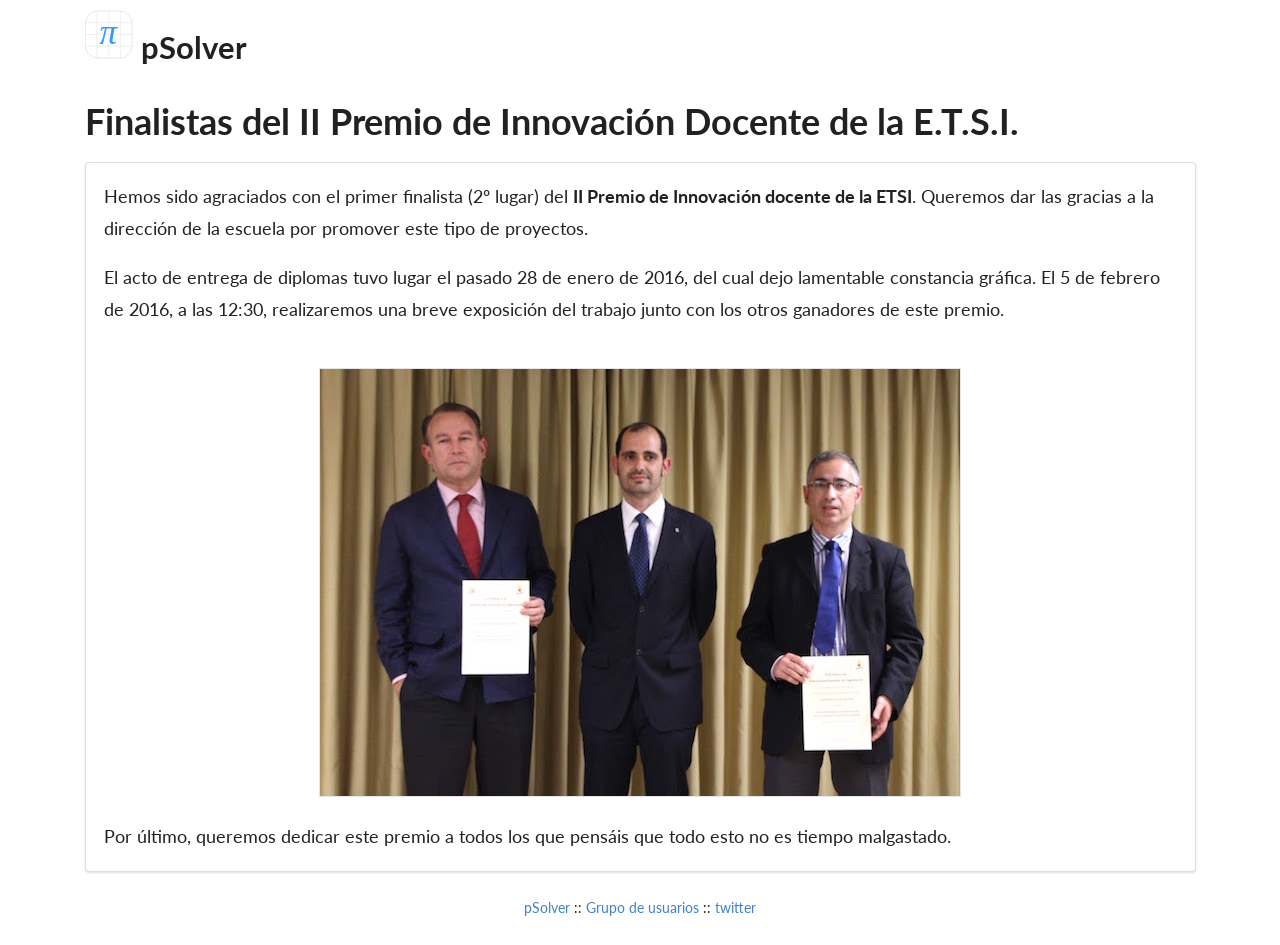
<file: premioInnovacionETSI.html>
<head>
	<title>pSolver</title>
	<meta http-equiv="content-type" content="text/html; charset=UTF-8" />
	<meta http-equiv="X-UA-Compatible" content="IE=edge">
	<meta name="viewport" content="width=device-width, initial-scale=1">
	<link rel="shortcut icon" href="img/favicon.ico" />
	<meta name="description" content="pSolver" />
	<meta name="keywords" content=pSolver" />
	<meta name="author" content="Juan F. Coronel Toro" />

	<link rel="stylesheet" type="text/css" href="./css/semantic.min.css">
	<script src="./css/semantic.min.js"></script>
	<script src="https://code.jquery.com/jquery-3.1.1.min.js"
		integrity="sha256-hVVnYaiADRTO2PzUGmuLJr8BLUSjGIZsDYGmIJLv2b8=" crossorigin="anonymous"></script>
</head>

<body>

	<div class="ui container">
		<h2><img style="margin-top: 10px;" src="img/logo_psolver.svg" width="48px" alt="Logo pSolver"> pSolver
		</h2>

		<h1>Finalistas del II Premio de Innovación Docente de la E.T.S.I.</h1>

		<div class="ui segment">
			<p>Hemos sido agraciados con el primer finalista (2º lugar) del <strong>II Premio de Innovación docente de
					la
					ETSI</strong>. Queremos dar las gracias a la dirección de la escuela por promover este tipo de
				proyectos.</p>

			<p>El acto de entrega de diplomas tuvo lugar el pasado 28 de enero de 2016, del cual dejo lamentable
				constancia
				gráfica. El 5 de febrero de 2016, a las 12:30, realizaremos una breve exposición del trabajo junto con
				los otros
				ganadores de este premio. </p>
			<br>

			<img class="ui bordered centered image" src="img/fotoPremioInnovacion.jpg"
				alt="Fotografía diplomas premio innovación docente ETSI" /></img>

			<br>

			<p>Por último, queremos dedicar este premio a todos los que pensáis que todo esto no es tiempo malgastado.
			</p>
		</div>
	</div>

	<br>
	<div class="ui center aligned container">
		<p><a href="index_es.html" class="ui inverted link">pSolver</a> ::
			<a href="https://groups.google.com/d/forum/pSolver" target="_blank">Grupo de usuarios</a> ::
			<a href="http://www.twitter.com/psolver_org" target="_blank">twitter</a>
		</p>
	</div>
	<br>

</body>

</html>
</file>
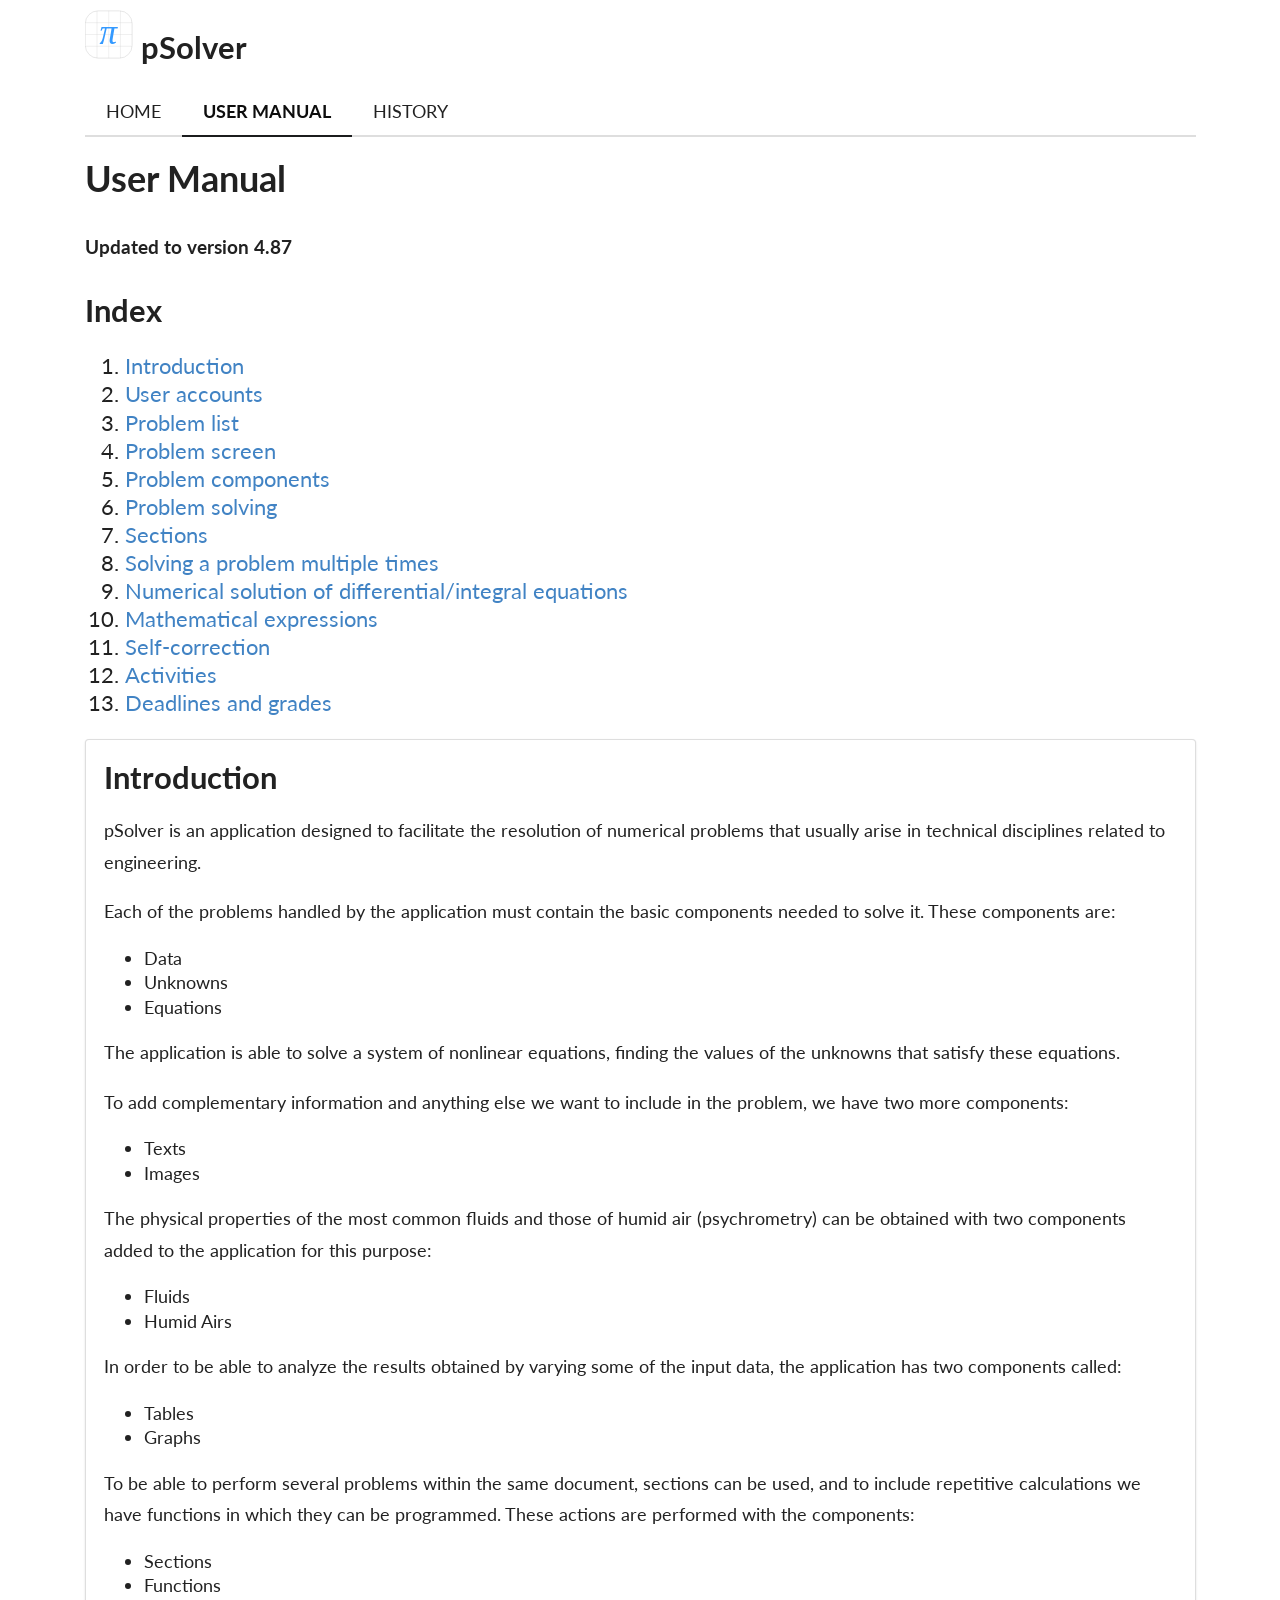
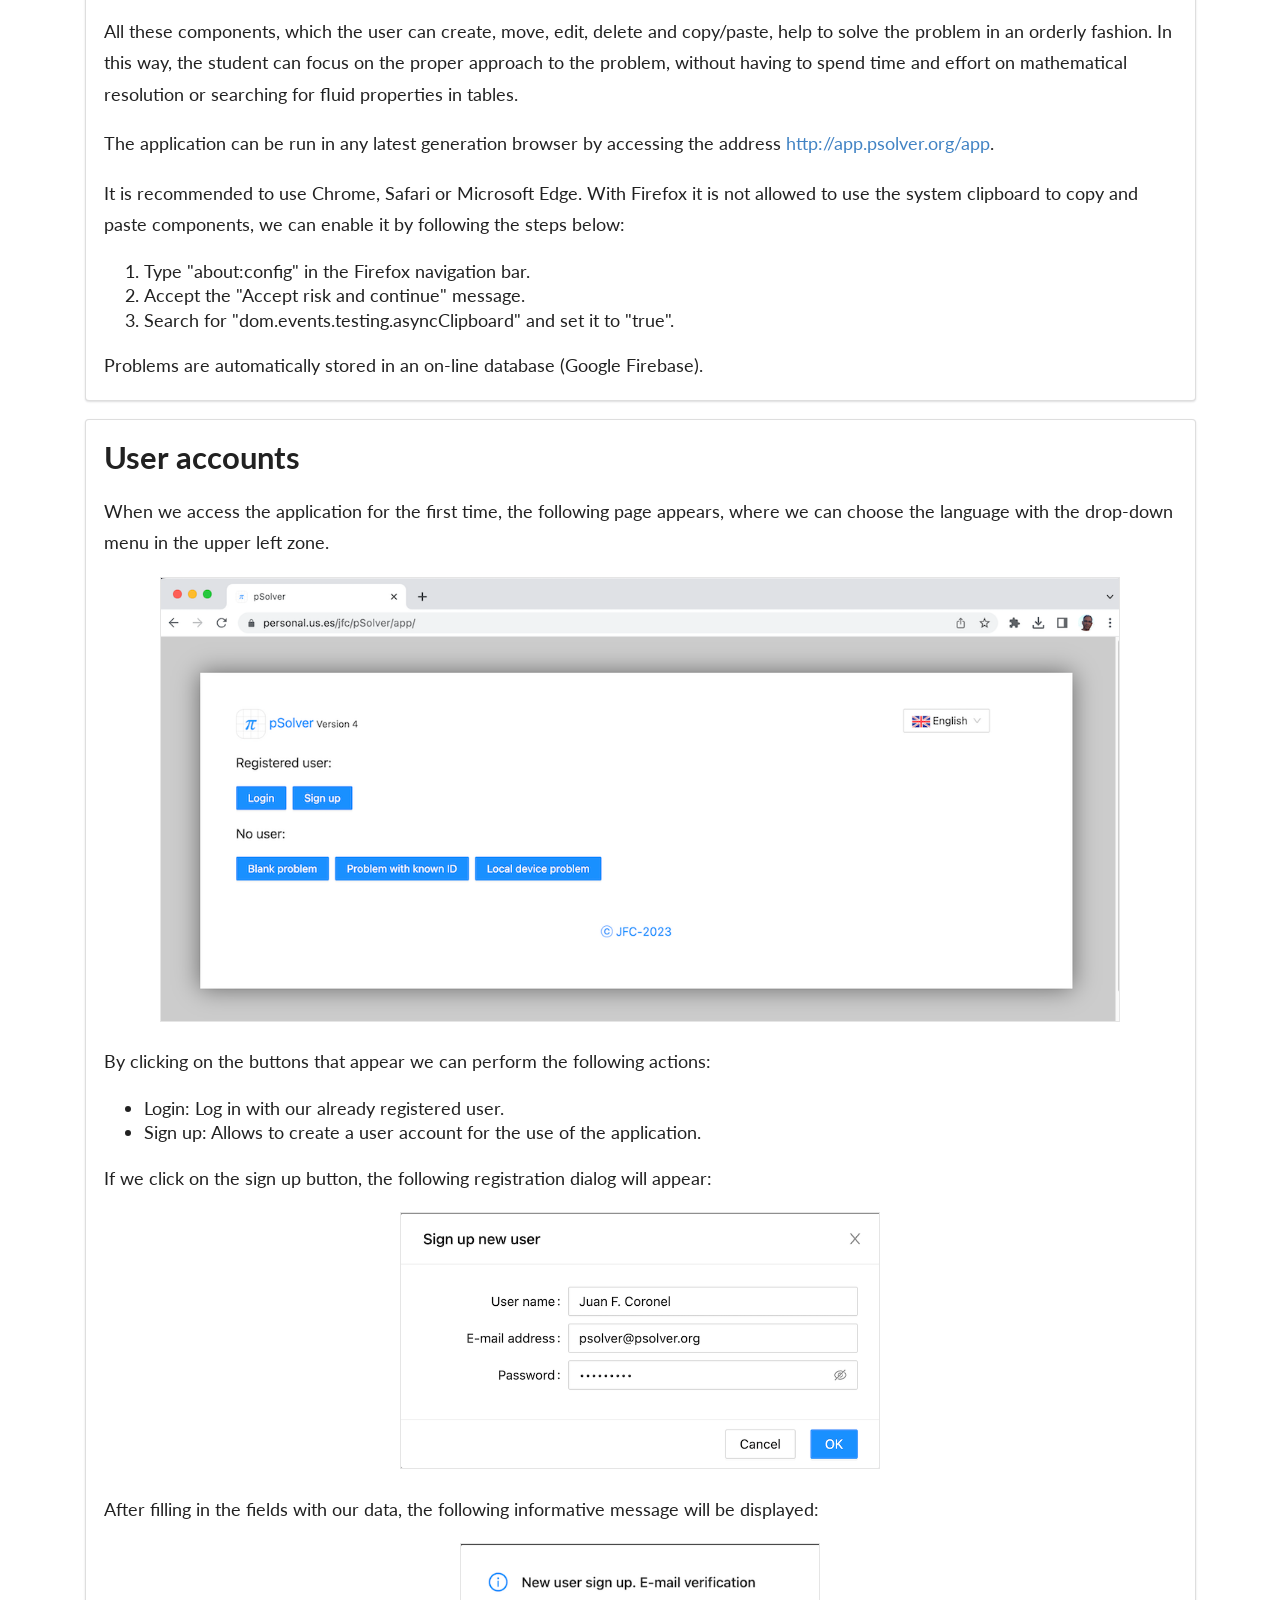
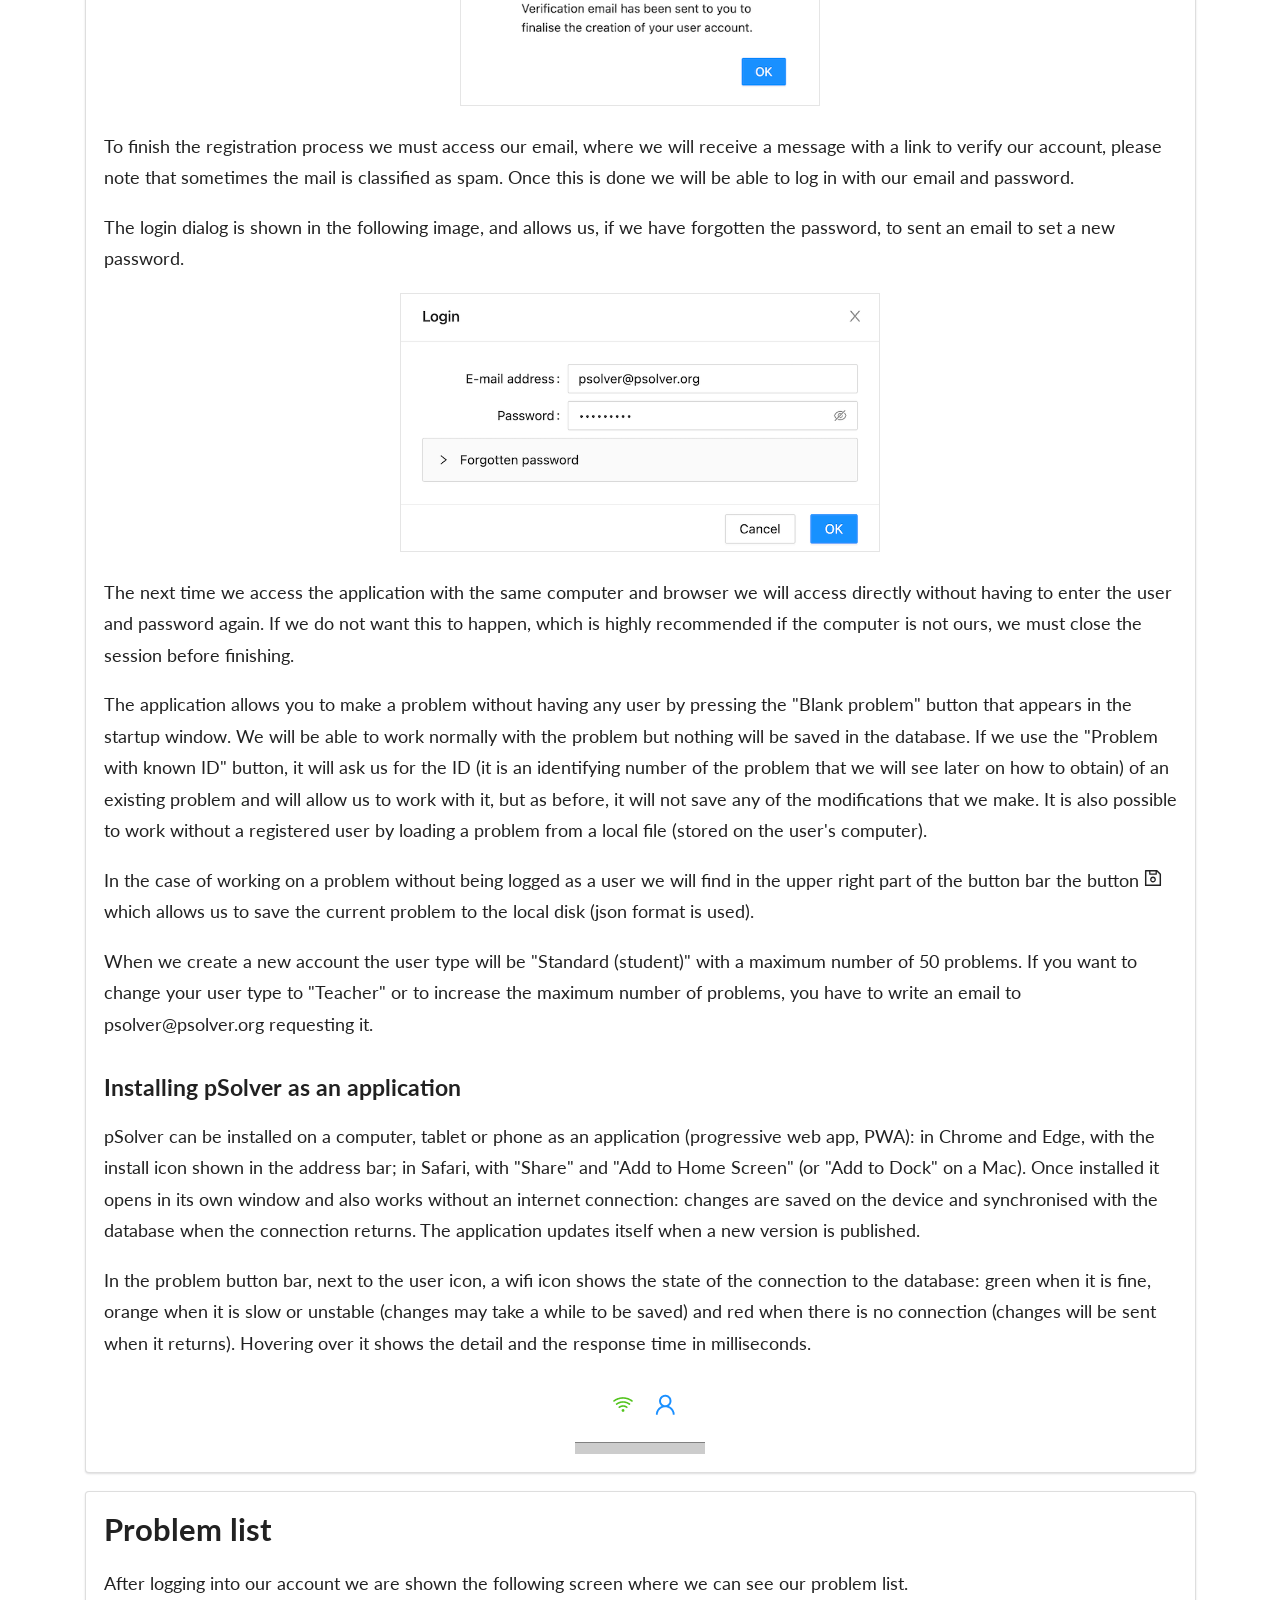
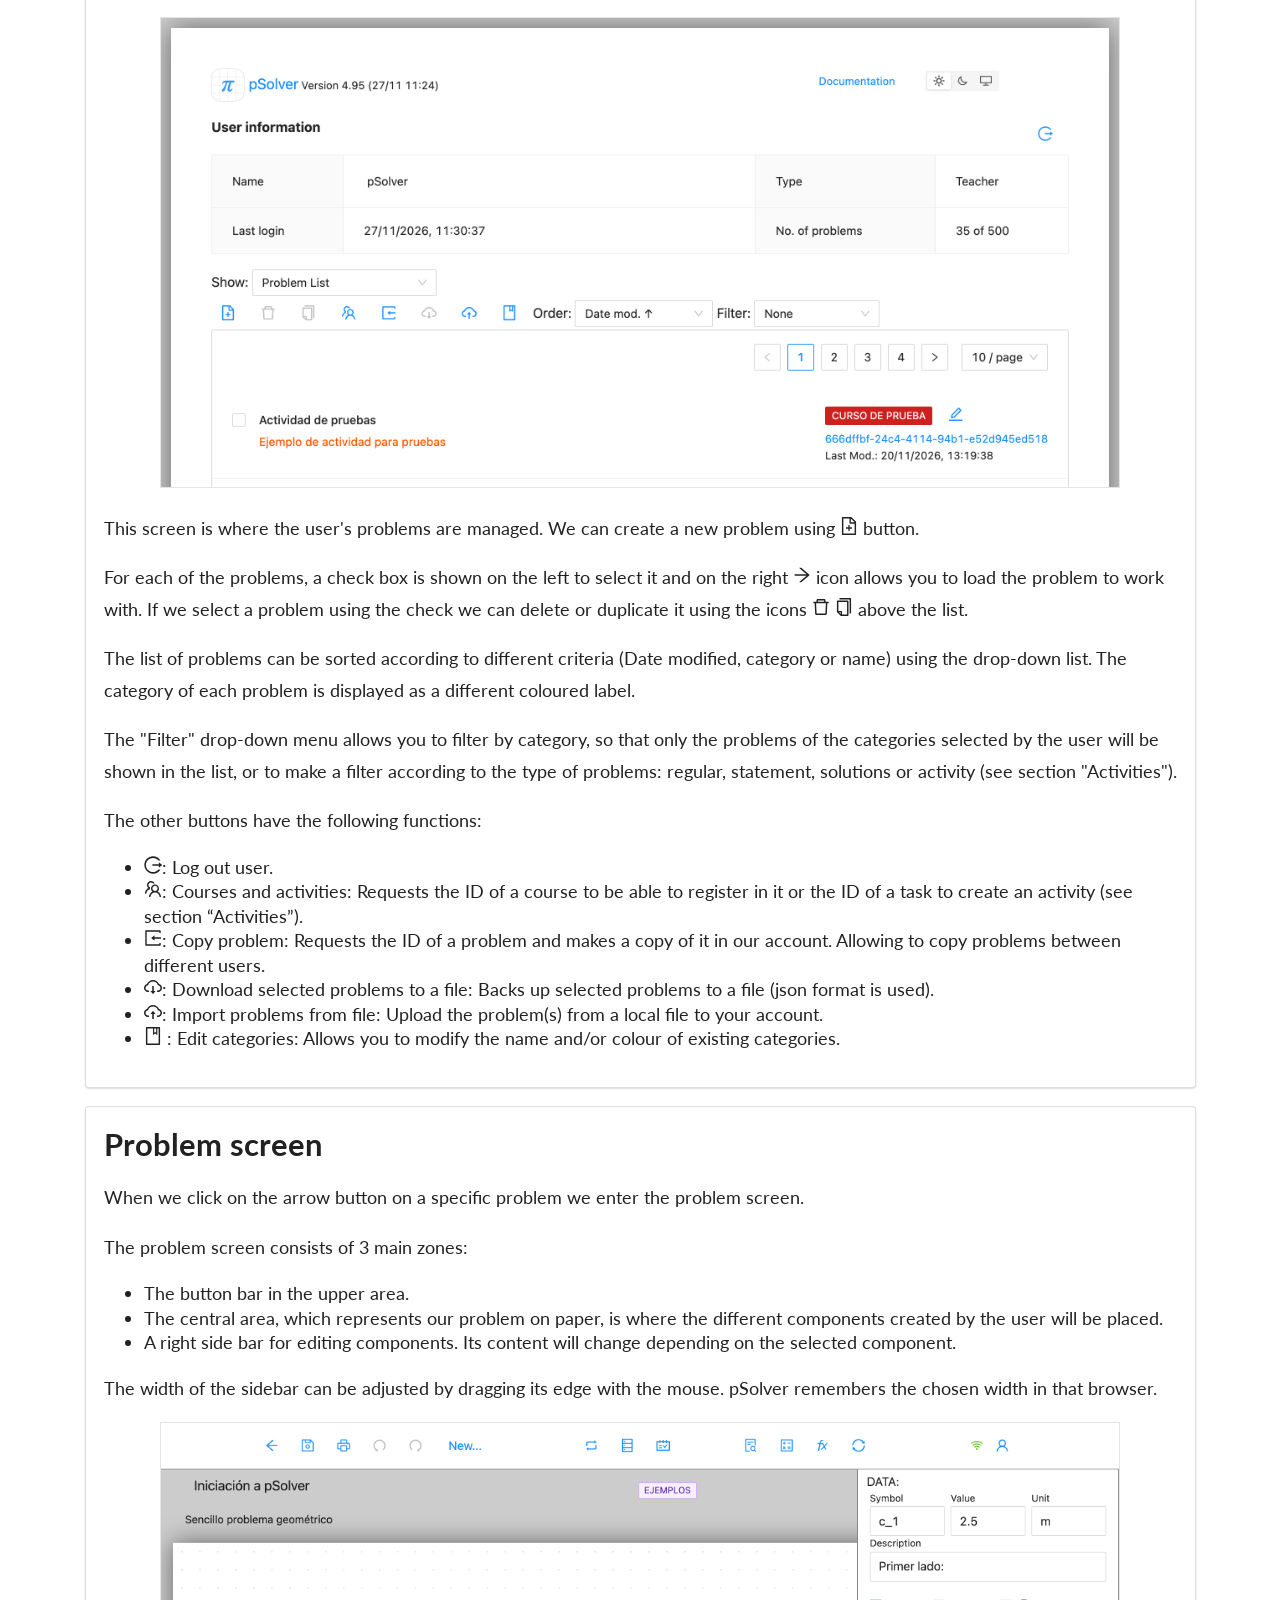
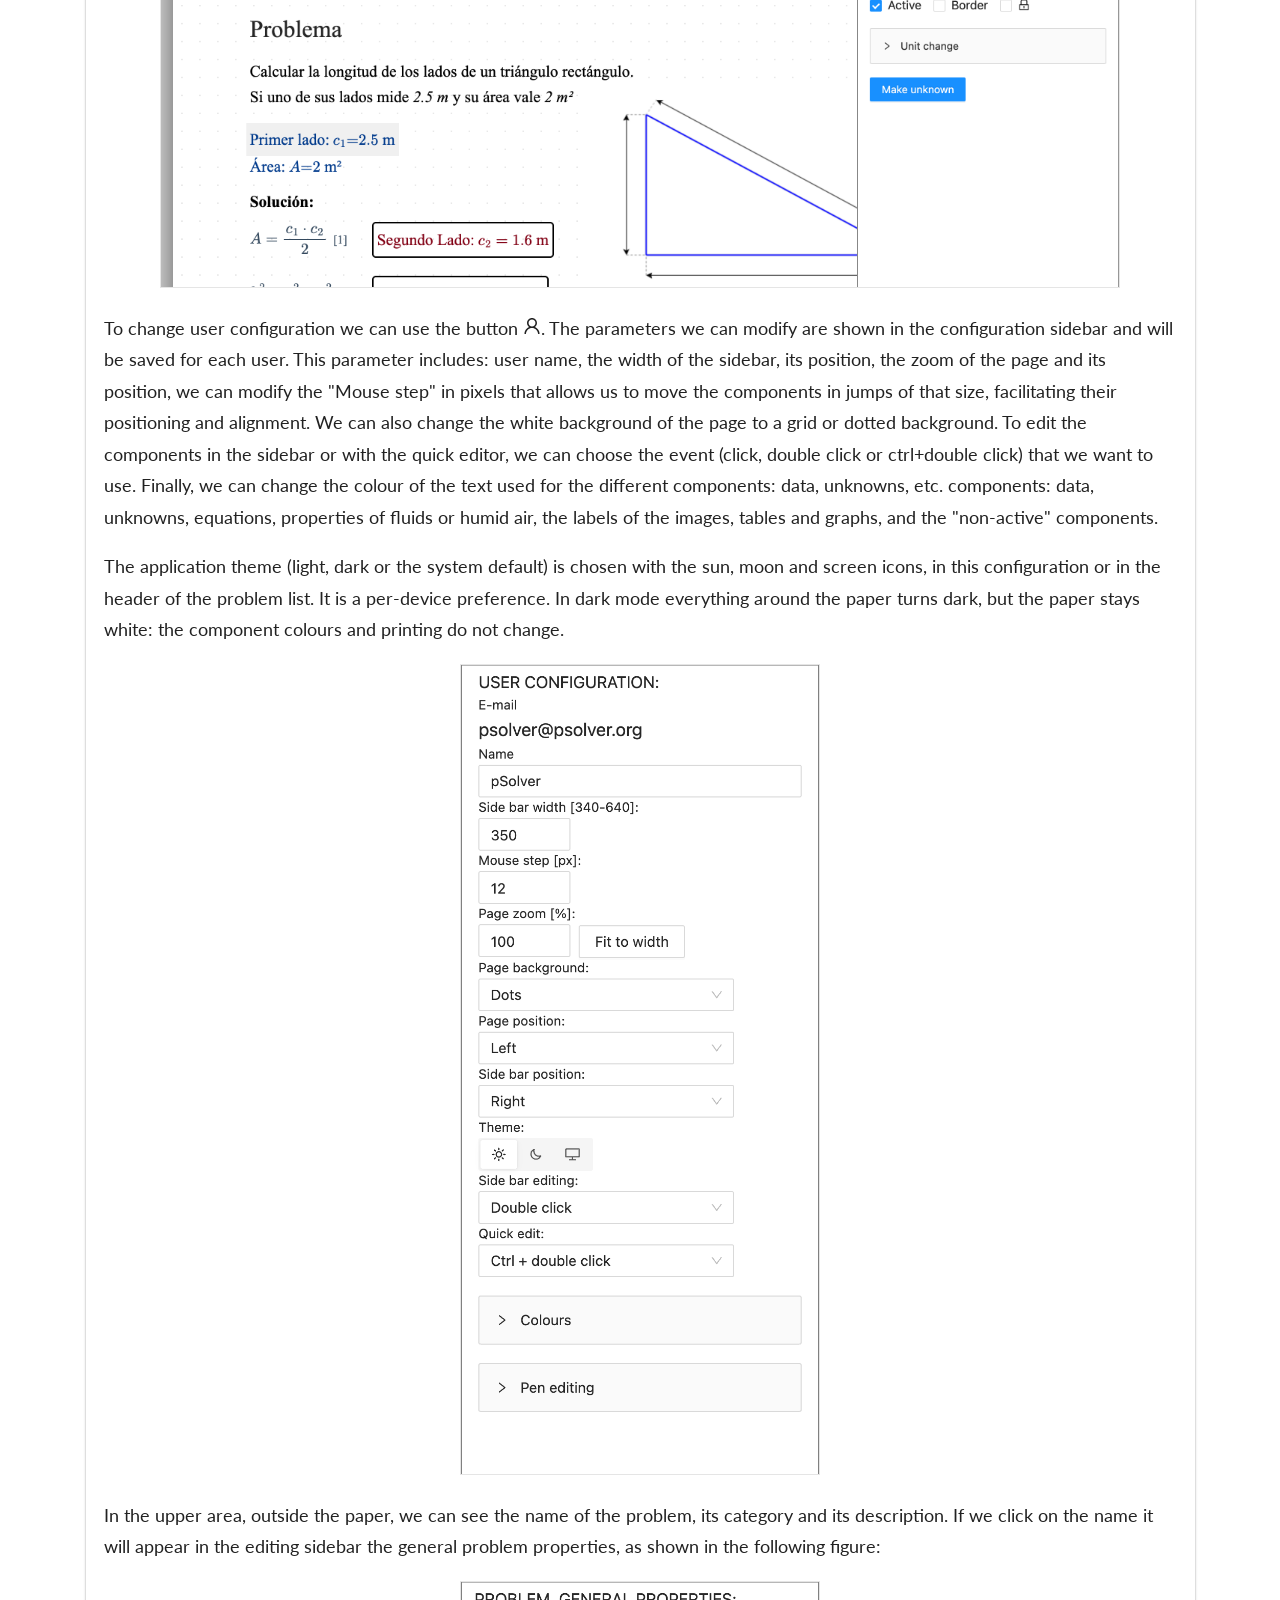
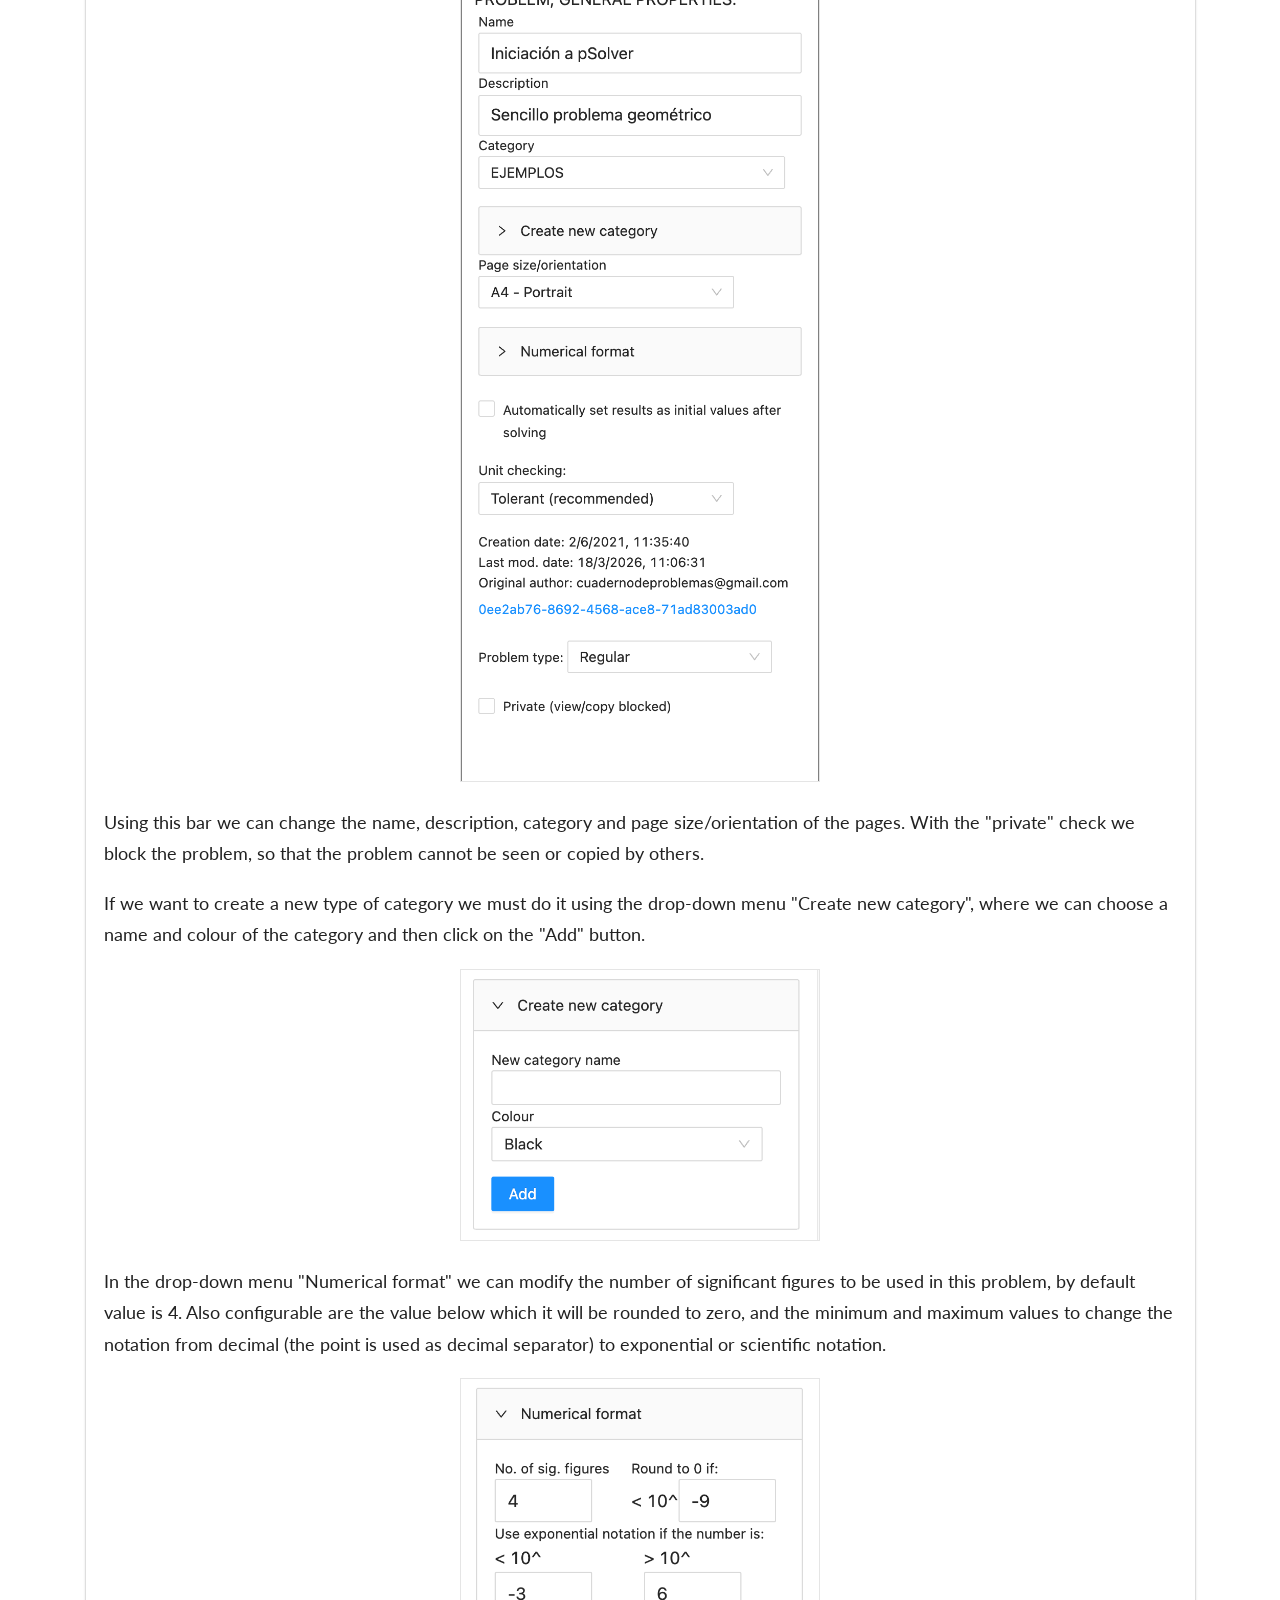
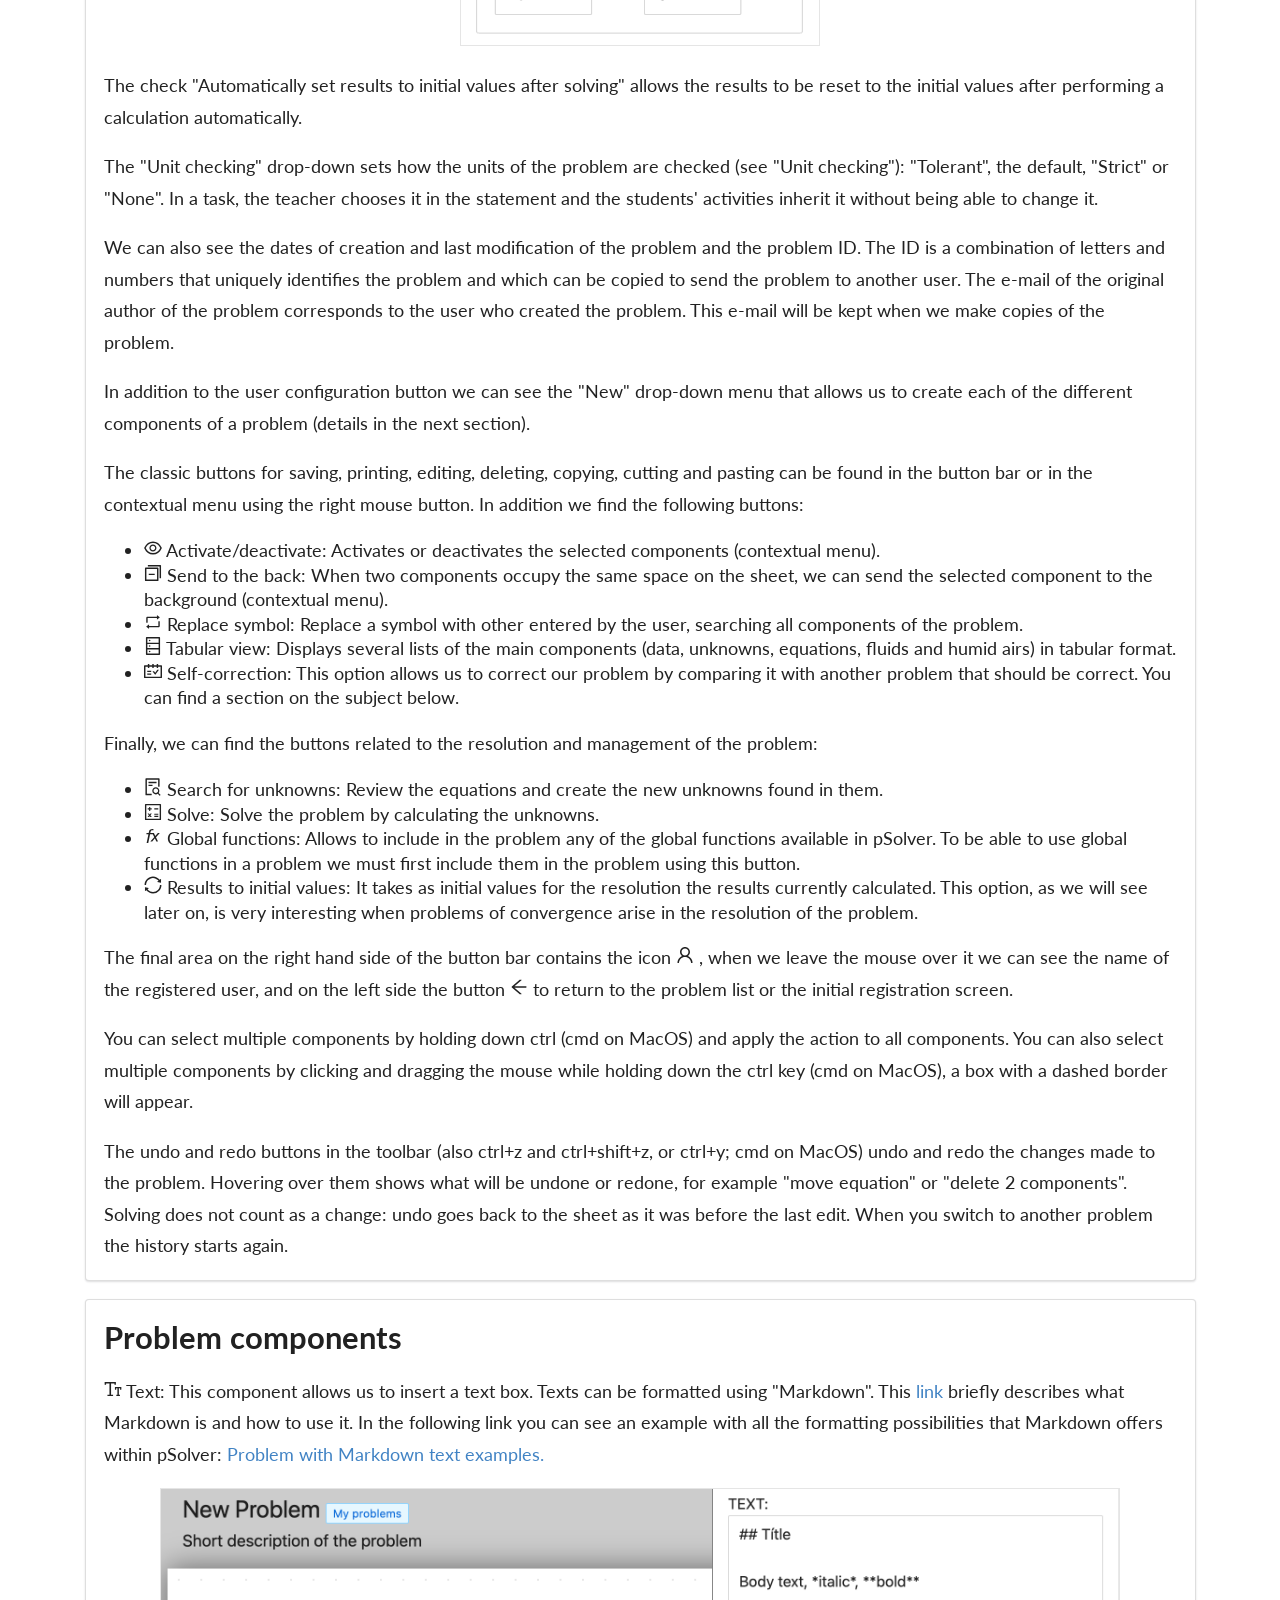
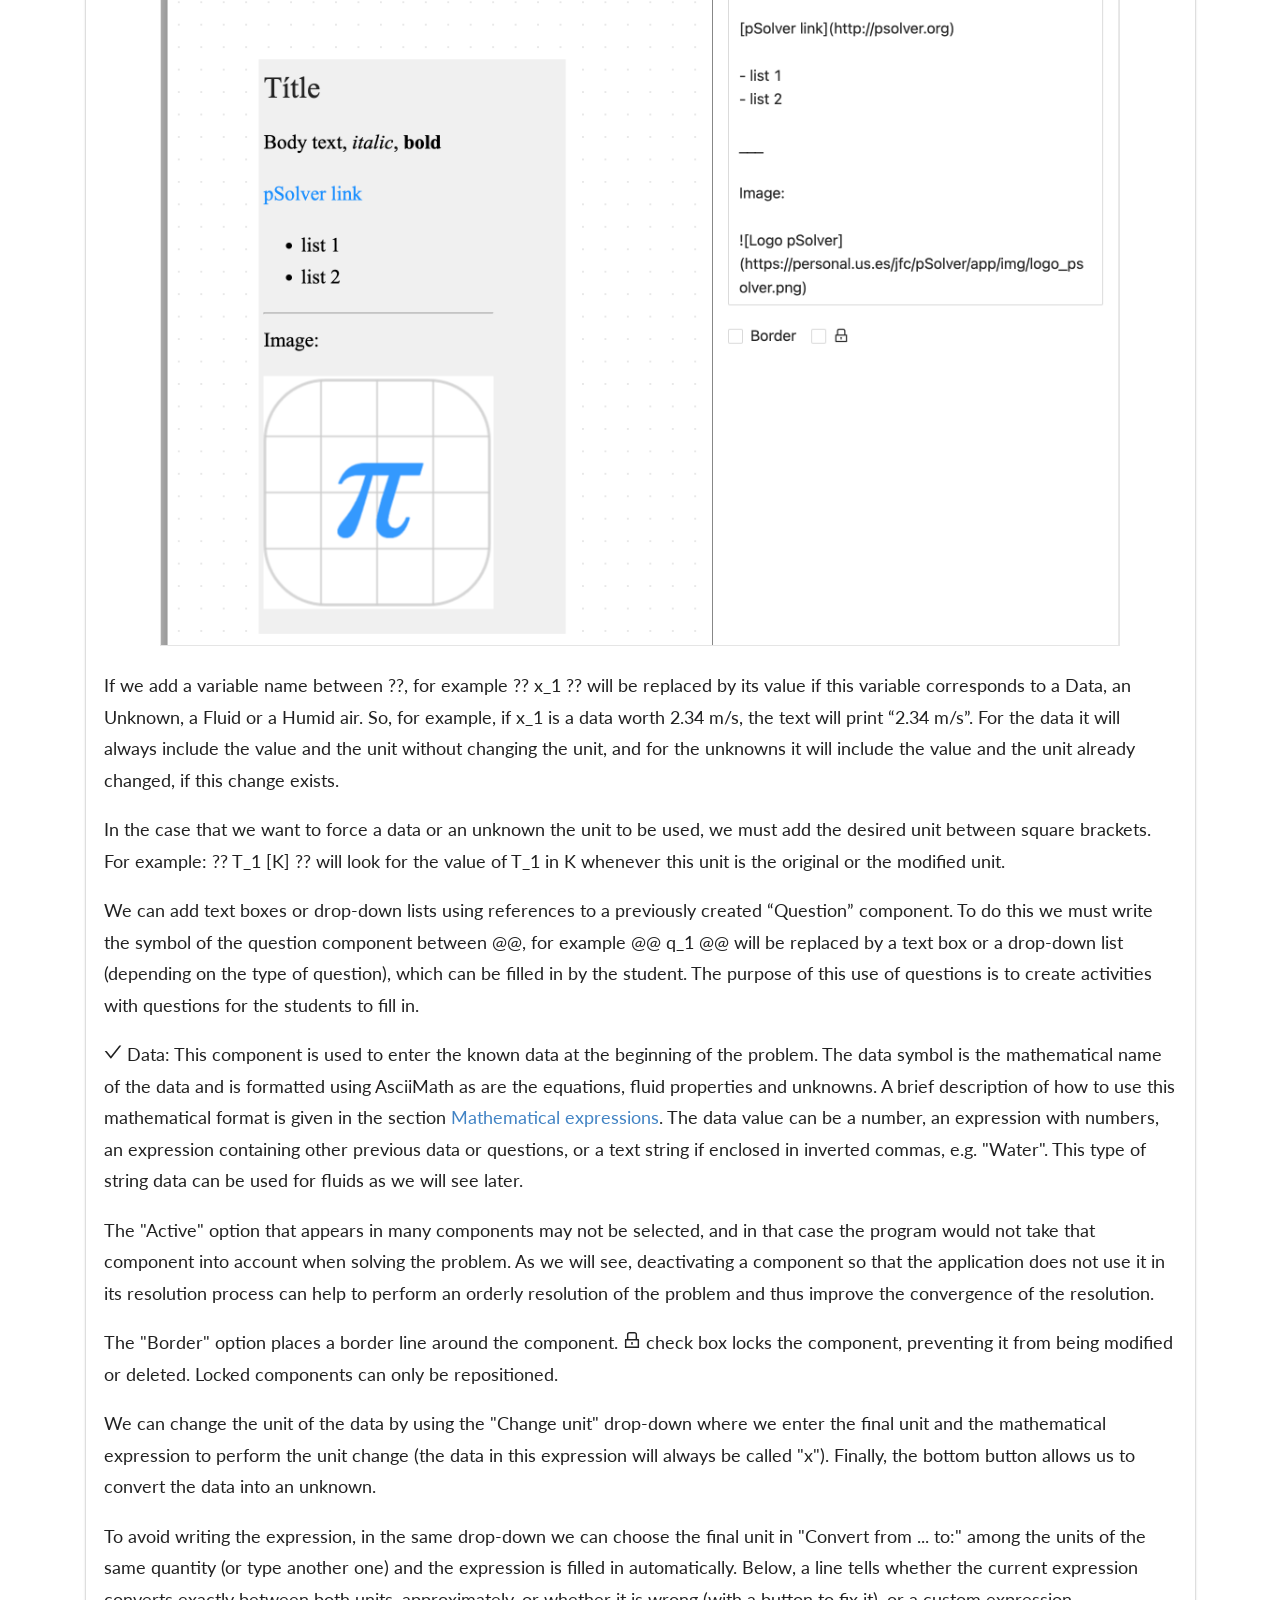
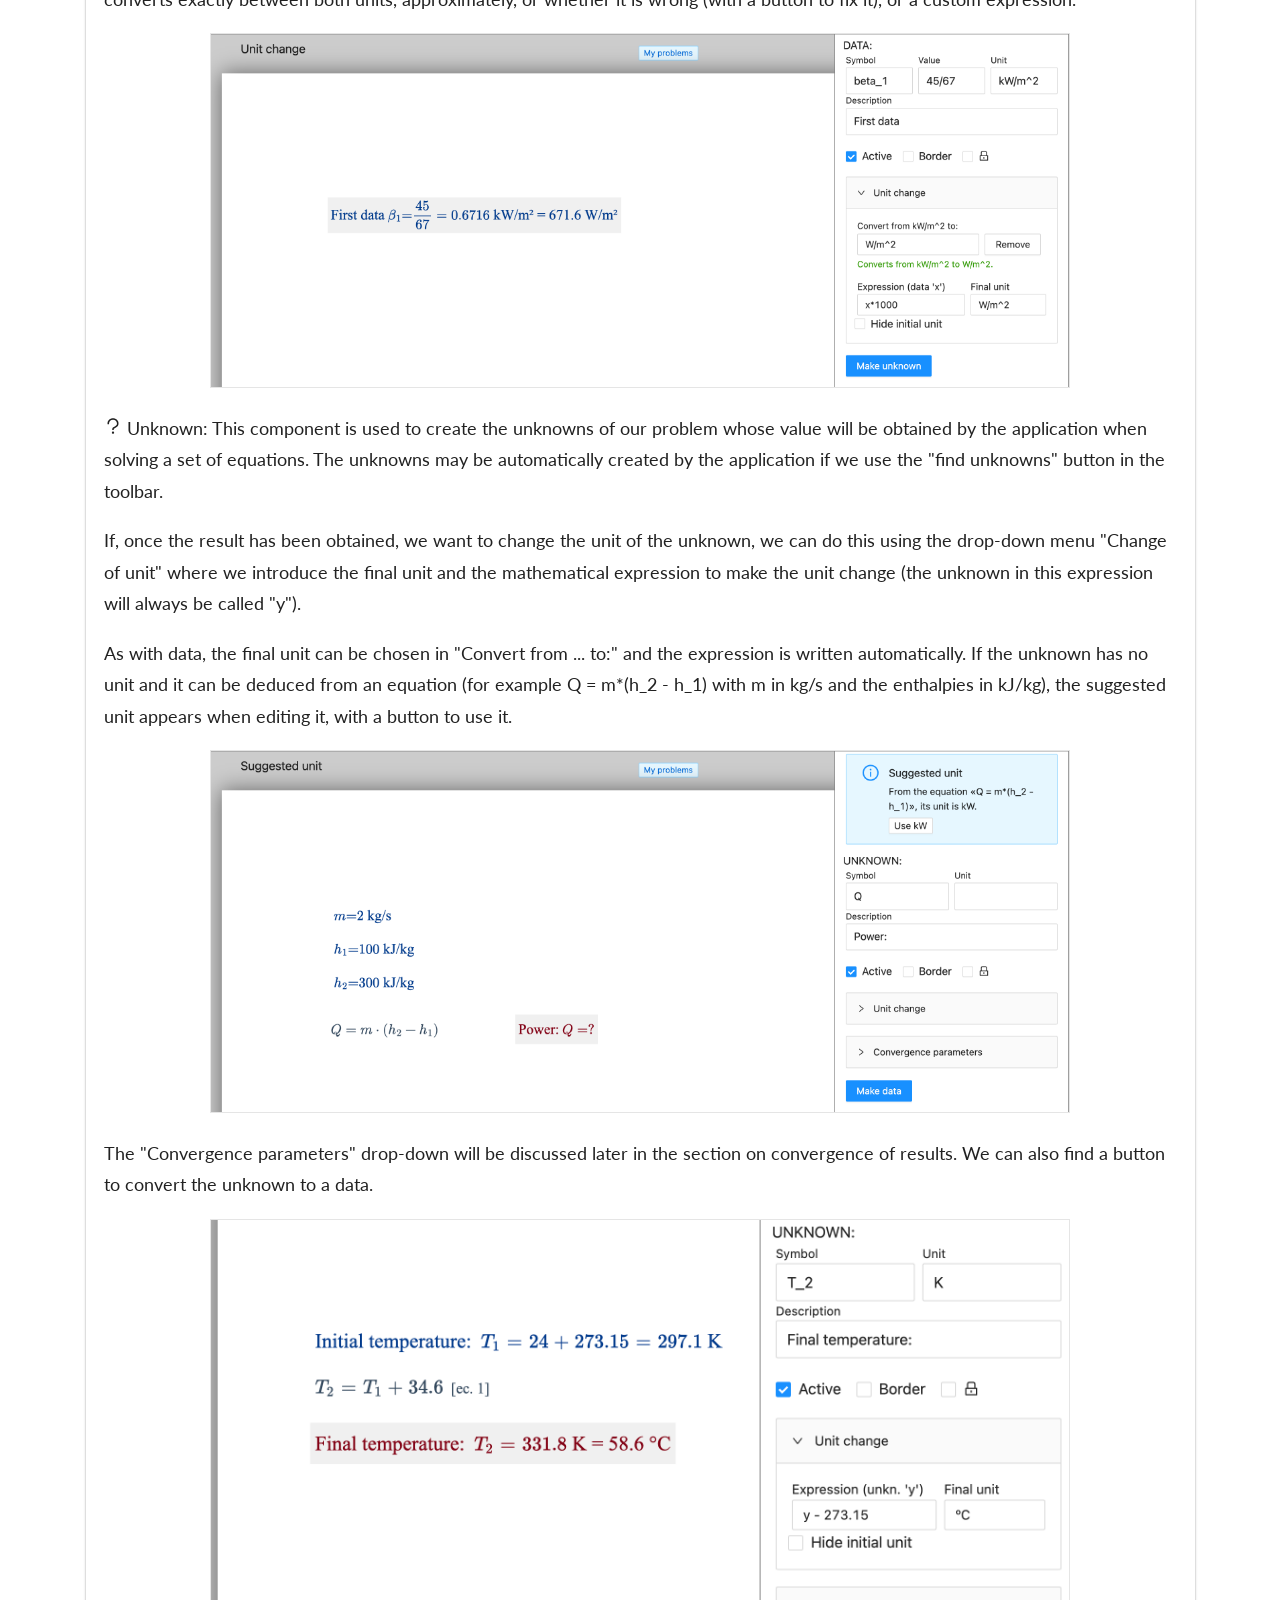
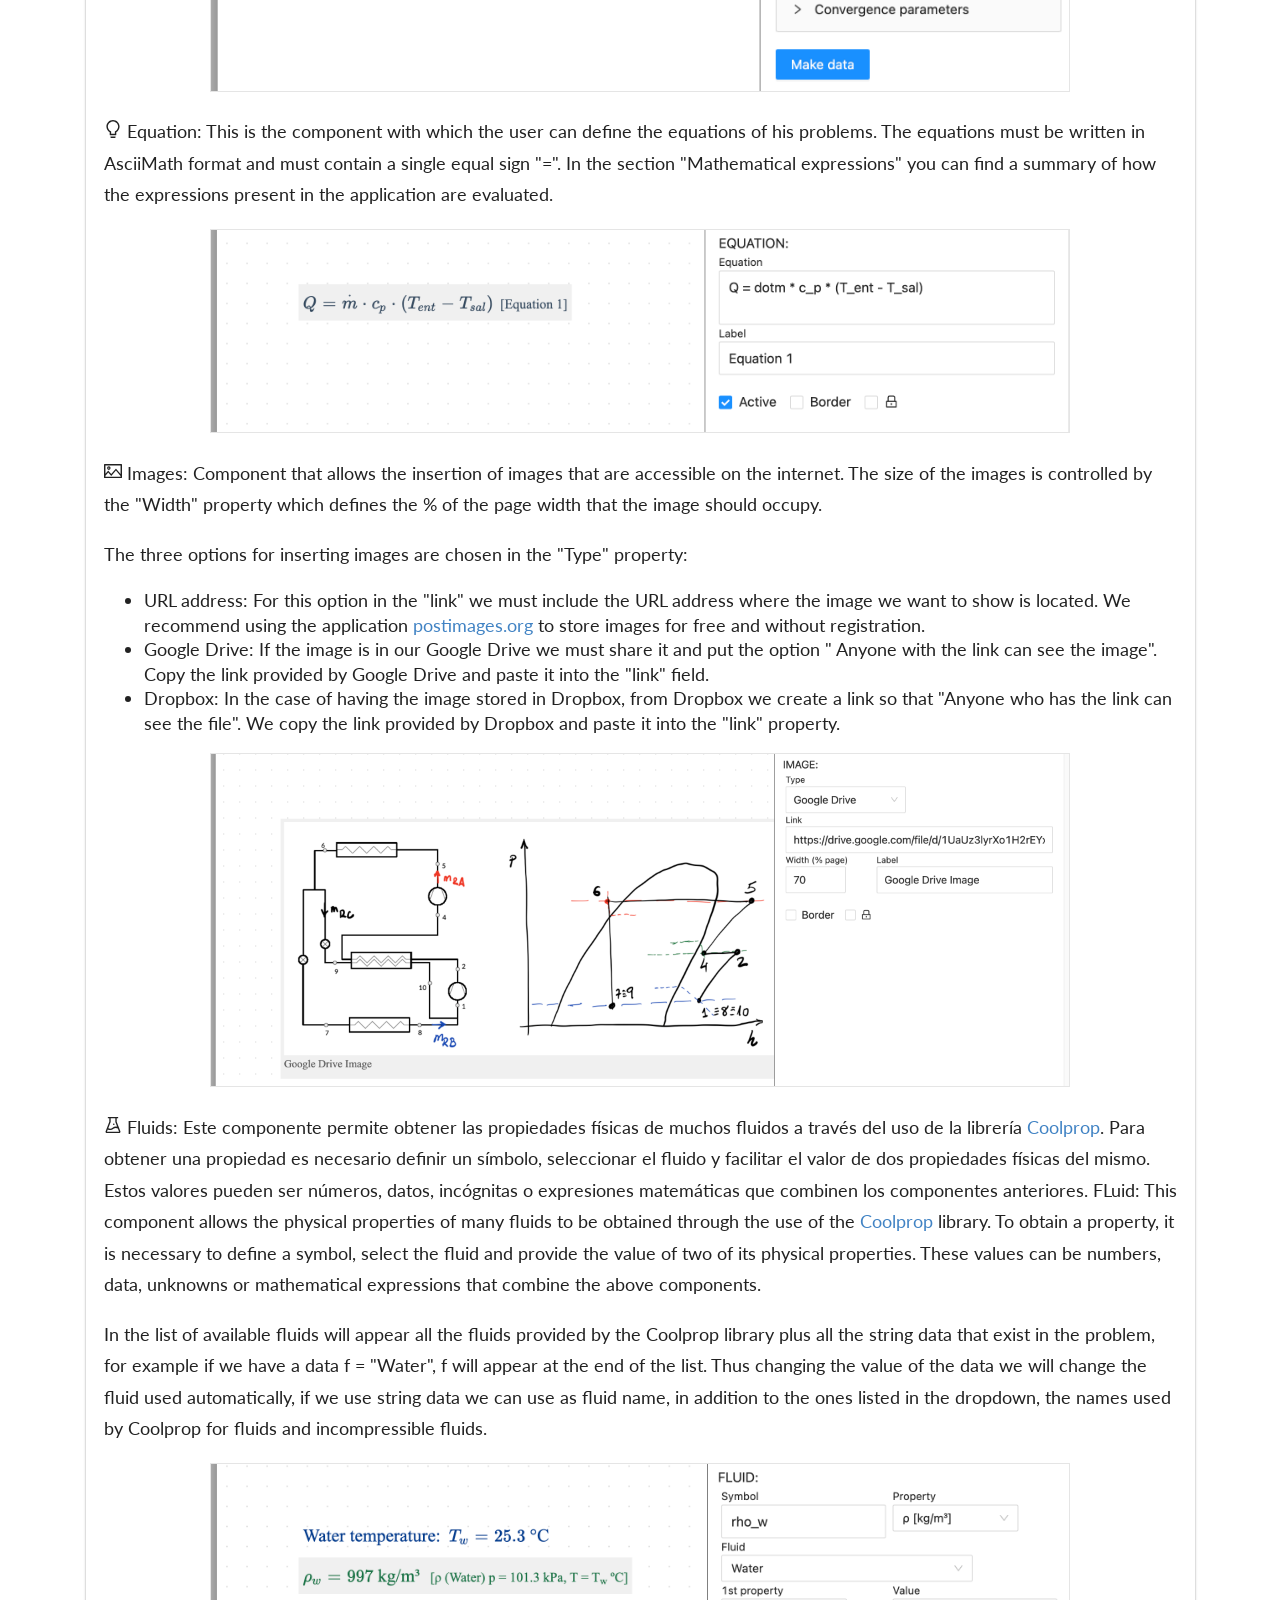
<file: user manual.html>
<!DOCTYPE html>
<html lang="en">

<head>
	<title>pSolver</title>
	<meta http-equiv="content-type" content="text/html; charset=UTF-8" />
	<meta http-equiv="X-UA-Compatible" content="IE=edge">
	<meta name="viewport" content="width=device-width, initial-scale=1">
	<link rel="shortcut icon" href="img/favicon.png" />
	<meta name="description" content="Problem Solver" />
	<meta name="keywords" content="pSolver" />
	<meta name="author" content="Juan F. Coronel Toro" />
	<link rel="stylesheet" type="text/css" href="./css/semantic.min.css">
	<script src="./css/semantic.min.js"></script>
	<script src="https://code.jquery.com/jquery-3.1.1.min.js"
		integrity="sha256-hVVnYaiADRTO2PzUGmuLJr8BLUSjGIZsDYGmIJLv2b8=" crossorigin="anonymous"></script>
</head>

<body>
	<div class="ui container">
		<h2><img style="margin-top: 10px;" src="img/logo_psolver.svg" width="48px" alt="Logo pSolver"> pSolver
		</h2>

		<div class="ui secondary pointing menu container">
			<a href="index.html" class="item">HOME</a>
			<a href="user manual.html" class="item active">USER MANUAL</a>
			<a href="history.html" class="item">HISTORY</a>
		</div>

		<div class="ui main container">
			<h1>User Manual</h1>
			<h4>Updated to version 4.87</h4>

			<h2>Index</h2>
			<ol style="font-size: 1.2rem; line-height: 1.3">
				<li><a href="#introduccion">Introduction</a></li>
				<li><a href="#cuentas">User accounts</a></li>
				<li><a href="#lista">Problem list</a></li>
				<li><a href="#pantalla">Problem screen</a></li>
				<li><a href="#componentes">Problem components</a></li>
				<li><a href="#resolucion">Problem solving</a></li>
				<li><a href="#secciones">Sections</a></li>
				<li><a href="#multiple">Solving a problem multiple times</a></li>
				<li><a href="#diferenciales">Numerical solution of differential/integral equations</a></li>
				<li><a href="#expresiones">Mathematical expressions</a></li>
				<li><a href="#correccion">Self-correction</a></li>
				<li><a href="#actividades">Activities</a></li>
				<li><a href="#calificaciones">Deadlines and grades</a></li>
			</ol>

			<a name="introduccion"></a>
			<div class="ui segment">
				<h2>Introduction</h2>
				<p>pSolver is an application designed to facilitate the resolution of numerical problems
					that usually arise in technical disciplines related to engineering.</p>

				<p>Each of the problems handled by the application must contain the basic
					components needed to solve it. These components are:</p>

				<ul>
					<li>Data</li>
					<li>Unknowns</li>
					<li>Equations</li>
				</ul>

				<p>The application is able to solve a system of nonlinear equations,
					finding the values of the unknowns that satisfy these equations.
				</p>

				<p>To add complementary information and anything else we want to include in the problem,
					we have two more components:
				</p>

				<ul>
					<li>Texts</li>
					<li>Images</li>
				</ul>

				<p>The physical properties of the most common fluids and those of humid air (psychrometry)
					can be obtained with two components added to the application for this purpose:
				</p>

				<ul>
					<li>Fluids</li>
					<li>Humid Airs</li>
				</ul>

				<p>In order to be able to analyze the results obtained by varying some of the input data,
					the application has two components called:
				</p>

				<ul>
					<li>Tables</li>
					<li>Graphs</li>
				</ul>

				<p>To be able to perform several problems within the same document, sections can be used,
					and to include repetitive calculations we have functions in which they can be programmed. These
					actions are performed with the components:</p>

				<ul>
					<li>Sections</li>
					<li>Functions</li>
				</ul>

				<p>All these components, which the user can create, move, edit, delete and copy/paste,
					help to solve the problem in an orderly fashion.
					In this way, the student can focus on the proper approach to the problem,
					without having to spend time and effort on mathematical resolution
					or searching for fluid properties in tables.
				</p>

				<p>The application can be run in any latest generation browser
					by accessing the address <a target="_blank"
						href="http://app.psolver.org/app">http://app.psolver.org/app</a>.
				</p>
				<p>It is recommended to use Chrome, Safari or Microsoft Edge.
					With Firefox it is not allowed to use the system clipboard to copy and paste components,
					we can enable it by following the steps below:</p>
				<ol>
					<li>Type "about:config" in the Firefox navigation bar.</li>
					<li>Accept the "Accept risk and continue" message.</li>
					<li>Search for "dom.events.testing.asyncClipboard" and set it to "true".</li>
				</ol>
				<p>Problems are automatically stored in an on-line database (Google Firebase).</p>
			</div>

			<a name="cuentas"></a>
			<div class="ui segment">
				<h2>User accounts</h2>

				<p>When we access the application for the first time,
					the following page appears, where we can choose the language
					with the drop-down menu in the upper left zone.
				</p>

				<img class="ui bordered centered image" src="img/pantalla inicio_en.png" width="960"
					alt="Starting page" />
				<br>
				<p>By clicking on the buttons that appear we can perform the following actions:</p>
				<ul>
					<li>Login: Log in with our already registered user.</li>
					<li>Sign up: Allows to create a user account for the use of the application.</li>
				</ul>

				<p>If we click on the sign up button, the following registration dialog will appear:</p>
				<img class="ui bordered centered image" src="img/registrar nuevo usuario_en.png" width="480"
					alt="Sign up dialog" />
				<br>
				<p>After filling in the fields with our data, the following informative message will be displayed:</p>
				<img class="ui bordered centered image" src="img/mensaje verificacion email_en.png" width="360"
					alt="verification email" />
				<br>
				<p>To finish the registration process we must access our email,
					where we will receive a message with a link to verify our account, please note that sometimes the
					mail is classified as spam.
					Once this is done we will be able to log in with our email and password.</p>
				<p>The login dialog is shown in the following image, and allows us, if we have forgotten the password,
					to sent an email to set a new password.
				</p>
				<img class="ui bordered centered image" src="img/iniciar sesion_en.png" width="480" alt="Login" />
				<br>
				<p>The next time we access the application with the same computer and browser
					we will access directly without having to enter the user and password again.
					If we do not want this to happen, which is highly recommended if the computer is not ours,
					we must close the session before finishing.
				</p>
				<p>The application allows you to make a problem without having any user by pressing the "Blank problem"
					button that appears in the startup window. We will be able to work normally with the problem but
					nothing will be saved in the database. If we use the "Problem with known ID" button, it will ask us
					for the ID (it is an identifying number of the problem that we will see later on how to obtain) of
					an existing problem and will allow us to work with it, but as before, it will not save any of the
					modifications that we make. It is also possible to work without a registered user by loading a
					problem from a local file (stored on the user's computer).
				</p>
				<p>In the case of working on a problem without being logged as a user we will find in the upper
					right part of the button bar the button
					<svg viewBox="64 64 896 896" focusable="false" data-icon="save" width="1em" height="1em"
						fill="currentColor" aria-hidden="true">
						<path
							d="M893.3 293.3L730.7 130.7c-7.5-7.5-16.7-13-26.7-16V112H144c-17.7 0-32 14.3-32 32v736c0 17.7 14.3 32 32 32h736c17.7 0 32-14.3 32-32V338.5c0-17-6.7-33.2-18.7-45.2zM384 184h256v104H384V184zm456 656H184V184h136v136c0 17.7 14.3 32 32 32h320c17.7 0 32-14.3 32-32V205.8l136 136V840zM512 442c-79.5 0-144 64.5-144 144s64.5 144 144 144 144-64.5 144-144-64.5-144-144-144zm0 224c-44.2 0-80-35.8-80-80s35.8-80 80-80 80 35.8 80 80-35.8 80-80 80z">
						</path>
					</svg>
					which allows us to save the current problem to the local disk (json format is used).
				</p>
				<p>When we create a new account the user type will be "Standard (student)" with a maximum number of 50
					problems. If you want to change your user type to "Teacher" or to increase the
					maximum number of problems, you have to write an email to psolver@psolver.org requesting it.</p>

				<h3>Installing pSolver as an application</h3>
				<p>pSolver can be installed on a computer, tablet or phone as an application (progressive web app, PWA):
					in Chrome and Edge, with the install icon shown in the address bar; in Safari, with "Share" and "Add to
					Home Screen" (or "Add to Dock" on a Mac). Once installed it opens in its own window and also works
					without an internet connection: changes are saved on the device and synchronised with the database when
					the connection returns. The application updates itself when a new version is published.</p>
				<p>In the problem button bar, next to the user icon, a wifi icon shows the state of the connection to the
					database: green when it is fine, orange when it is slow or unstable (changes may take a while to be
					saved) and red when there is no connection (changes will be sent when it returns). Hovering over it
					shows the detail and the response time in milliseconds.</p>
				<img class="ui centered image" src="img/indicador conexion.png" width="130"
					alt="Connection indicator" />
			</div>

			<a name="lista"></a>
			<div class="ui segment">
				<h2>Problem list</h2>

				<p>After logging into our account we are shown the following screen where we can see our problem list.
				</p>
				<img class="ui bordered centered image" src="img/lista problemas_en.png" width="960"
					alt="Problem list" />
				<br>

				<p>This screen is where the user's problems are managed. We can create a new problem using
					<svg viewBox="64 64 896 896" focusable="false" data-icon="file-add" width="1em" height="1em"
						fill="currentColor" aria-hidden="true">
						<path
							d="M854.6 288.6L639.4 73.4c-6-6-14.1-9.4-22.6-9.4H192c-17.7 0-32 14.3-32 32v832c0 17.7 14.3 32 32 32h640c17.7 0 32-14.3 32-32V311.3c0-8.5-3.4-16.7-9.4-22.7zM790.2 326H602V137.8L790.2 326zm1.8 562H232V136h302v216a42 42 0 0042 42h216v494zM544 472c0-4.4-3.6-8-8-8h-48c-4.4 0-8 3.6-8 8v108H372c-4.4 0-8 3.6-8 8v48c0 4.4 3.6 8 8 8h108v108c0 4.4 3.6 8 8 8h48c4.4 0 8-3.6 8-8V644h108c4.4 0 8-3.6 8-8v-48c0-4.4-3.6-8-8-8H544V472z">
						</path>
					</svg>
					button.
				</p>

				<p>For each of the problems, a check box is shown on the left to select it and on the right
					<svg viewBox="64 64 896 896" focusable="false" class="" data-icon="edit" width="1em" height="1em"
						fill="currentColor" aria-hidden="true">
						<path
							d="M869 487.8L491.2 159.9c-2.9-2.5-6.6-3.9-10.5-3.9h-88.5c-7.4 0-10.8 9.2-5.2 14l350.2 304H152c-4.4 0-8 3.6-8 8v60c0 4.4 3.6 8 8 8h585.1L386.9 854c-5.6 4.9-2.2 14 5.2 14h91.5c1.9 0 3.8-.7 5.2-2L869 536.2a32.07 32.07 0 000-48.4z">
						</path>
					</svg>
					icon allows you to load the problem to work with.
					If we select a problem using the check we can delete or duplicate it using the icons
					<svg viewBox="64 64 896 896" focusable="false" class="" data-icon="edit" width="1em" height="1em"
						fill="currentColor" aria-hidden="true">
						<path
							d="M360 184h-8c4.4 0 8-3.6 8-8v8h304v-8c0 4.4 3.6 8 8 8h-8v72h72v-80c0-35.3-28.7-64-64-64H352c-35.3 0-64 28.7-64 64v80h72v-72zm504 72H160c-17.7 0-32 14.3-32 32v32c0 4.4 3.6 8 8 8h60.4l24.7 523c1.6 34.1 29.8 61 63.9 61h454c34.2 0 62.3-26.8 63.9-61l24.7-523H888c4.4 0 8-3.6 8-8v-32c0-17.7-14.3-32-32-32zM731.3 840H292.7l-24.2-512h487l-24.2 512z">
						</path>
					</svg>
					<svg viewBox="64 64 896 896" focusable="false" class="" data-icon="edit" width="1em" height="1em"
						fill="currentColor" aria-hidden="true">
						<path
							d="M832 64H296c-4.4 0-8 3.6-8 8v56c0 4.4 3.6 8 8 8h496v688c0 4.4 3.6 8 8 8h56c4.4 0 8-3.6 8-8V96c0-17.7-14.3-32-32-32zM704 192H192c-17.7 0-32 14.3-32 32v530.7c0 8.5 3.4 16.6 9.4 22.6l173.3 173.3c2.2 2.2 4.7 4 7.4 5.5v1.9h4.2c3.5 1.3 7.2 2 11 2H704c17.7 0 32-14.3 32-32V224c0-17.7-14.3-32-32-32zM350 856.2L263.9 770H350v86.2zM664 888H414V746c0-22.1-17.9-40-40-40H232V264h432v624z">
						</path>
					</svg>
					above the list.
				</p>

				<p>The list of problems can be sorted according to different criteria (Date modified, category or name)
					using the drop-down list. The category of each problem is displayed as a different coloured label.
				</p>

				<p>The "Filter" drop-down menu allows you to filter by category, so that only the problems of the
					categories selected by the user will be shown in the list, or to make a filter according to the
					type of problems: regular, statement, solutions or activity (see section "Activities").</p>

				<p>The other buttons have the following functions:</p>

				<ul>
					<li>
						<svg viewBox="64 64 896 896" focusable="false" data-icon="logout" width="1em" height="1em"
							fill="currentColor" aria-hidden="true">
							<path
								d="M868 732h-70.3c-4.8 0-9.3 2.1-12.3 5.8-7 8.5-14.5 16.7-22.4 24.5a353.84 353.84 0 01-112.7 75.9A352.8 352.8 0 01512.4 866c-47.9 0-94.3-9.4-137.9-27.8a353.84 353.84 0 01-112.7-75.9 353.28 353.28 0 01-76-112.5C167.3 606.2 158 559.9 158 512s9.4-94.2 27.8-137.8c17.8-42.1 43.4-80 76-112.5s70.5-58.1 112.7-75.9c43.6-18.4 90-27.8 137.9-27.8 47.9 0 94.3 9.3 137.9 27.8 42.2 17.8 80.1 43.4 112.7 75.9 7.9 7.9 15.3 16.1 22.4 24.5 3 3.7 7.6 5.8 12.3 5.8H868c6.3 0 10.2-7 6.7-12.3C798 160.5 663.8 81.6 511.3 82 271.7 82.6 79.6 277.1 82 516.4 84.4 751.9 276.2 942 512.4 942c152.1 0 285.7-78.8 362.3-197.7 3.4-5.3-.4-12.3-6.7-12.3zm88.9-226.3L815 393.7c-5.3-4.2-13-.4-13 6.3v76H488c-4.4 0-8 3.6-8 8v56c0 4.4 3.6 8 8 8h314v76c0 6.7 7.8 10.5 13 6.3l141.9-112a8 8 0 000-12.6z">
							</path>
						</svg>: Log out user.
					</li>
					<li>
						<svg viewBox="64 64 896 896" focusable="false" data-icon="team" width="1em" height="1em"
							fill="currentColor" aria-hidden="true">
							<path
								d="M824.2 699.9a301.55 301.55 0 00-86.4-60.4C783.1 602.8 812 546.8 812 484c0-110.8-92.4-201.7-203.2-200-109.1 1.7-197 90.6-197 200 0 62.8 29 118.8 74.2 155.5a300.95 300.95 0 00-86.4 60.4C345 754.6 314 826.8 312 903.8a8 8 0 008 8.2h56c4.3 0 7.9-3.4 8-7.7 1.9-58 25.4-112.3 66.7-153.5A226.62 226.62 0 01612 684c60.9 0 118.2 23.7 161.3 66.8C814.5 792 838 846.3 840 904.3c.1 4.3 3.7 7.7 8 7.7h56a8 8 0 008-8.2c-2-77-33-149.2-87.8-203.9zM612 612c-34.2 0-66.4-13.3-90.5-37.5a126.86 126.86 0 01-37.5-91.8c.3-32.8 13.4-64.5 36.3-88 24-24.6 56.1-38.3 90.4-38.7 33.9-.3 66.8 12.9 91 36.6 24.8 24.3 38.4 56.8 38.4 91.4 0 34.2-13.3 66.3-37.5 90.5A127.3 127.3 0 01612 612zM361.5 510.4c-.9-8.7-1.4-17.5-1.4-26.4 0-15.9 1.5-31.4 4.3-46.5.7-3.6-1.2-7.3-4.5-8.8-13.6-6.1-26.1-14.5-36.9-25.1a127.54 127.54 0 01-38.7-95.4c.9-32.1 13.8-62.6 36.3-85.6 24.7-25.3 57.9-39.1 93.2-38.7 31.9.3 62.7 12.6 86 34.4 7.9 7.4 14.7 15.6 20.4 24.4 2 3.1 5.9 4.4 9.3 3.2 17.6-6.1 36.2-10.4 55.3-12.4 5.6-.6 8.8-6.6 6.3-11.6-32.5-64.3-98.9-108.7-175.7-109.9-110.9-1.7-203.3 89.2-203.3 199.9 0 62.8 28.9 118.8 74.2 155.5-31.8 14.7-61.1 35-86.5 60.4-54.8 54.7-85.8 126.9-87.8 204a8 8 0 008 8.2h56.1c4.3 0 7.9-3.4 8-7.7 1.9-58 25.4-112.3 66.7-153.5 29.4-29.4 65.4-49.8 104.7-59.7 3.9-1 6.5-4.7 6-8.7z">
							</path>
						</svg>: Courses and activities: Requests the ID of a course to be able to register in it or the
						ID of a task to create an activity (see section “Activities”).
					</li>
					<li>
						<svg viewBox="64 64 896 896" focusable="false" data-icon="import" width="1em" height="1em"
							fill="currentColor" aria-hidden="true">
							<path
								d="M888.3 757.4h-53.8c-4.2 0-7.7 3.5-7.7 7.7v61.8H197.1V197.1h629.8v61.8c0 4.2 3.5 7.7 7.7 7.7h53.8c4.2 0 7.7-3.4 7.7-7.7V158.7c0-17-13.7-30.7-30.7-30.7H158.7c-17 0-30.7 13.7-30.7 30.7v706.6c0 17 13.7 30.7 30.7 30.7h706.6c17 0 30.7-13.7 30.7-30.7V765.1c0-4.3-3.5-7.7-7.7-7.7zM902 476H588v-76c0-6.7-7.8-10.5-13-6.3l-141.9 112a8 8 0 000 12.6l141.9 112c5.3 4.2 13 .4 13-6.3v-76h314c4.4 0 8-3.6 8-8v-56c0-4.4-3.6-8-8-8z">
							</path>
						</svg>: Copy problem: Requests the ID of a problem and makes a copy of it in our
						account. Allowing to copy problems between different users.
					</li>
					<li>
						<svg viewBox="64 64 896 896" focusable="false" data-icon="cloud-download" width="1em"
							height="1em" fill="currentColor" aria-hidden="true">
							<path
								d="M624 706.3h-74.1V464c0-4.4-3.6-8-8-8h-60c-4.4 0-8 3.6-8 8v242.3H400c-6.7 0-10.4 7.7-6.3 12.9l112 141.7a8 8 0 0012.6 0l112-141.7c4.1-5.2.4-12.9-6.3-12.9z">
							</path>
							<path
								d="M811.4 366.7C765.6 245.9 648.9 160 512.2 160S258.8 245.8 213 366.6C127.3 389.1 64 467.2 64 560c0 110.5 89.5 200 199.9 200H304c4.4 0 8-3.6 8-8v-60c0-4.4-3.6-8-8-8h-40.1c-33.7 0-65.4-13.4-89-37.7-23.5-24.2-36-56.8-34.9-90.6.9-26.4 9.9-51.2 26.2-72.1 16.7-21.3 40.1-36.8 66.1-43.7l37.9-9.9 13.9-36.6c8.6-22.8 20.6-44.1 35.7-63.4a245.6 245.6 0 0152.4-49.9c41.1-28.9 89.5-44.2 140-44.2s98.9 15.3 140 44.2c19.9 14 37.5 30.8 52.4 49.9 15.1 19.3 27.1 40.7 35.7 63.4l13.8 36.5 37.8 10C846.1 454.5 884 503.8 884 560c0 33.1-12.9 64.3-36.3 87.7a123.07 123.07 0 01-87.6 36.3H720c-4.4 0-8 3.6-8 8v60c0 4.4 3.6 8 8 8h40.1C870.5 760 960 670.5 960 560c0-92.7-63.1-170.7-148.6-193.3z">
							</path>
						</svg>: Download selected problems to a file: Backs up selected problems to a file (json format
						is used).
					</li>
					<li>
						<svg viewBox="64 64 896 896" focusable="false" data-icon="cloud-upload" width="1em" height="1em"
							fill="currentColor" aria-hidden="true">
							<path
								d="M518.3 459a8 8 0 00-12.6 0l-112 141.7a7.98 7.98 0 006.3 12.9h73.9V856c0 4.4 3.6 8 8 8h60c4.4 0 8-3.6 8-8V613.7H624c6.7 0 10.4-7.7 6.3-12.9L518.3 459z">
							</path>
							<path
								d="M811.4 366.7C765.6 245.9 648.9 160 512.2 160S258.8 245.8 213 366.6C127.3 389.1 64 467.2 64 560c0 110.5 89.5 200 199.9 200H304c4.4 0 8-3.6 8-8v-60c0-4.4-3.6-8-8-8h-40.1c-33.7 0-65.4-13.4-89-37.7-23.5-24.2-36-56.8-34.9-90.6.9-26.4 9.9-51.2 26.2-72.1 16.7-21.3 40.1-36.8 66.1-43.7l37.9-9.9 13.9-36.6c8.6-22.8 20.6-44.1 35.7-63.4a245.6 245.6 0 0152.4-49.9c41.1-28.9 89.5-44.2 140-44.2s98.9 15.3 140 44.2c19.9 14 37.5 30.8 52.4 49.9 15.1 19.3 27.1 40.7 35.7 63.4l13.8 36.5 37.8 10C846.1 454.5 884 503.8 884 560c0 33.1-12.9 64.3-36.3 87.7a123.07 123.07 0 01-87.6 36.3H720c-4.4 0-8 3.6-8 8v60c0 4.4 3.6 8 8 8h40.1C870.5 760 960 670.5 960 560c0-92.7-63.1-170.7-148.6-193.3z">
							</path>
						</svg>: Import problems from file: Upload the problem(s) from a local file to your account.
					</li>
					<li>
						<svg viewBox="64 64 896 896" focusable="false" data-icon="book" width="1em" height="1em"
							fill="currentColor" aria-hidden="true">
							<path
								d="M832 64H192c-17.7 0-32 14.3-32 32v832c0 17.7 14.3 32 32 32h640c17.7 0 32-14.3 32-32V96c0-17.7-14.3-32-32-32zm-260 72h96v209.9L621.5 312 572 347.4V136zm220 752H232V136h280v296.9c0 3.3 1 6.6 3 9.3a15.9 15.9 0 0022.3 3.7l83.8-59.9 81.4 59.4c2.7 2 6 3.1 9.4 3.1 8.8 0 16-7.2 16-16V136h64v752z">
							</path>
						</svg>
						: Edit categories: Allows you to modify the name and/or colour of existing categories.
					</li>
				</ul>
			</div>

			<a name="pantalla"></a>
			<div class="ui segment">
				<h2>Problem screen</h2>

				<p>When we click on the arrow button on a specific problem we enter the problem screen.</p>

				<p>The problem screen consists of 3 main zones:</p>
				<ul>
					<li>The button bar in the upper area.</li>
					<li>The central area, which represents our problem on paper, is where the different components
						created by the user will be placed.</li>
					<li>A right side bar for editing components. Its content will change depending on the selected
						component.
					</li>
				</ul>

				<p>The width of the sidebar can be adjusted by dragging its edge with the mouse. pSolver remembers the
					chosen width in that browser.</p>

				<img class="ui bordered centered image" src="img/pantalla de problema_en.png" width="960"
					alt="Problem screen" />
				<br>

				<p>To change user configuration we can use the button
					<svg viewBox="64 64 896 896" focusable="false" data-icon="user" width="1em" height="1em"
						fill="currentColor" aria-hidden="true">
						<path
							d="M858.5 763.6a374 374 0 00-80.6-119.5 375.63 375.63 0 00-119.5-80.6c-.4-.2-.8-.3-1.2-.5C719.5 518 760 444.7 760 362c0-137-111-248-248-248S264 225 264 362c0 82.7 40.5 156 102.8 201.1-.4.2-.8.3-1.2.5-44.8 18.9-85 46-119.5 80.6a375.63 375.63 0 00-80.6 119.5A371.7 371.7 0 00136 901.8a8 8 0 008 8.2h60c4.4 0 7.9-3.5 8-7.8 2-77.2 33-149.5 87.8-204.3 56.7-56.7 132-87.9 212.2-87.9s155.5 31.2 212.2 87.9C779 752.7 810 825 812 902.2c.1 4.4 3.6 7.8 8 7.8h60a8 8 0 008-8.2c-1-47.8-10.9-94.3-29.5-138.2zM512 534c-45.9 0-89.1-17.9-121.6-50.4S340 407.9 340 362c0-45.9 17.9-89.1 50.4-121.6S466.1 190 512 190s89.1 17.9 121.6 50.4S684 316.1 684 362c0 45.9-17.9 89.1-50.4 121.6S557.9 534 512 534z">
						</path>
					</svg>. The parameters we can modify are shown in the configuration sidebar and will be saved for
					each user.
					This parameter includes: user name, the width of the sidebar, its position, the
					zoom of the page and its position, we can modify the "Mouse step" in pixels that allows us to move
					the components in jumps of that size, facilitating their positioning and alignment. We can also
					change the white background of the page to a grid or dotted background.
					To edit the components in the sidebar or with the quick editor,
					we can choose the event (click, double click or ctrl+double click) that we want to use.
					Finally, we can change the colour of the text used for the different components: data, unknowns,
					etc. components: data,
					unknowns, equations, properties of fluids or humid air, the labels of the images, tables and graphs,
					and the "non-active" components.
				</p>
				<p>The application theme (light, dark or the system default) is chosen with the sun, moon and screen icons,
					in this configuration or in the header of the problem list. It is a per-device preference. In dark mode
					everything around the paper turns dark, but the paper stays white: the component colours and printing do
					not change.</p>

				<img class="ui bordered centered image" src="img/configuracion_en.png" width="360"
					alt="Configuration" />
				<br />
				<p>In the upper area, outside the paper, we can see the name of the problem, its category and its
					description. If we click on the name it will appear in the editing sidebar the general problem
					properties, as shown in the following figure:
				</p>

				<img class="ui bordered centered image" src="img/propiedades problema_en.png" width="360"
					alt="Problem properties" />
				<br>

				<p>Using this bar we can change the name, description, category and page size/orientation of the pages.
					With the "private" check we block the problem, so that the problem cannot be seen or copied by
					others.
				</p>
				<p>If we want to create a new type of category we must do it using the drop-down menu "Create
					new category", where we can choose a name and colour of the category and then click on the "Add"
					button.
				</p>
				<img class="ui bordered centered image" src="img/crear nueva categoria_en.png" width="360"
					alt="Create new category" />
				<br>
				<p>In the drop-down menu "Numerical format" we can modify the number of significant figures to be used
					in this problem, by default value is 4. Also configurable are the value below which it will be
					rounded to zero, and the minimum and maximum values to change the notation from
					decimal (the point is used as decimal separator) to exponential or scientific notation.</p>
				<img class="ui bordered centered image" src="img/formato numerico_en.png" width="360"
					alt="Numerical format" />
				<br>
				<p>The check "Automatically set results to initial values after solving" allows the results
					to be reset to the initial values after performing a calculation automatically.</p>
				<p>The "Unit checking" drop-down sets how the units of the problem are checked (see "Unit checking"): "Tolerant",
					the default, "Strict" or "None". In a task, the teacher chooses it in the statement and the students' activities
					inherit it without being able to change it.</p>
				<p>
					We can also see the dates of creation and last modification of the problem and the problem ID. The
					ID is a combination of letters and numbers that uniquely identifies the problem and which can be
					copied to send the problem to another user. The e-mail of the original author of the problem
					corresponds to the user who created the problem. This e-mail will be kept when we make copies of the
					problem.</p>

				<p>In addition to the user configuration button we can see the "New" drop-down menu that allows us to
					create
					each of the different components of a problem (details in the next section).</p>

				<p>The classic buttons for saving, printing, editing, deleting, copying, cutting and pasting can be
					found in the button bar or in the contextual menu using the right mouse button.
					In addition we find the following buttons:</p>
				<ul>
					<li><svg viewBox="64 64 896 896" focusable="false" data-icon="eye" width="1em" height="1em"
							fill="currentColor" aria-hidden="true">
							<path
								d="M942.2 486.2C847.4 286.5 704.1 186 512 186c-192.2 0-335.4 100.5-430.2 300.3a60.3 60.3 0 000 51.5C176.6 737.5 319.9 838 512 838c192.2 0 335.4-100.5 430.2-300.3 7.7-16.2 7.7-35 0-51.5zM512 766c-161.3 0-279.4-81.8-362.7-254C232.6 339.8 350.7 258 512 258c161.3 0 279.4 81.8 362.7 254C791.5 684.2 673.4 766 512 766zm-4-430c-97.2 0-176 78.8-176 176s78.8 176 176 176 176-78.8 176-176-78.8-176-176-176zm0 288c-61.9 0-112-50.1-112-112s50.1-112 112-112 112 50.1 112 112-50.1 112-112 112z">
							</path>
						</svg>
						Activate/deactivate: Activates or deactivates the selected components (contextual menu).
					</li>

					<li><svg viewBox="64 64 896 896" focusable="false" class="" data-icon="edit" width="1em"
							height="1em" fill="currentColor" aria-hidden="true">
							<path
								d="M752 240H144c-17.7 0-32 14.3-32 32v608c0 17.7 14.3 32 32 32h608c17.7 0 32-14.3 32-32V272c0-17.7-14.3-32-32-32zm-40 600H184V312h528v528zm168-728H264c-4.4 0-8 3.6-8 8v56c0 4.4 3.6 8 8 8h576v576c0 4.4 3.6 8 8 8h56c4.4 0 8-3.6 8-8V144c0-17.7-14.3-32-32-32zM300 550h296v64H300z">
							</path>
						</svg>
						Send to the back: When two components occupy the same space on the sheet, we can send the
						selected component to the background (contextual menu).
					</li>
					<li><svg viewBox="0 0 1024 1024" focusable="false" data-icon="retweet" width="1em" height="1em"
							fill="currentColor" aria-hidden="true">
							<path
								d="M136 552h63.6c4.4 0 8-3.6 8-8V288.7h528.6v72.6c0 1.9.6 3.7 1.8 5.2a8.3 8.3 0 0011.7 1.4L893 255.4c4.3-5 3.6-10.3 0-13.2L749.7 129.8a8.22 8.22 0 00-5.2-1.8c-4.6 0-8.4 3.8-8.4 8.4V209H199.7c-39.5 0-71.7 32.2-71.7 71.8V544c0 4.4 3.6 8 8 8zm752-80h-63.6c-4.4 0-8 3.6-8 8v255.3H287.8v-72.6c0-1.9-.6-3.7-1.8-5.2a8.3 8.3 0 00-11.7-1.4L131 768.6c-4.3 5-3.6 10.3 0 13.2l143.3 112.4c1.5 1.2 3.3 1.8 5.2 1.8 4.6 0 8.4-3.8 8.4-8.4V815h536.6c39.5 0 71.7-32.2 71.7-71.8V480c-.2-4.4-3.8-8-8.2-8z">
							</path>
						</svg>
						Replace symbol: Replace a symbol with other entered by the user, searching all
						components of the problem.
					</li>

					<li>
						<svg viewBox="64 64 896 896" focusable="false" data-icon="database" width="1em" height="1em"
							fill="currentColor" aria-hidden="true">
							<path
								d="M832 64H192c-17.7 0-32 14.3-32 32v832c0 17.7 14.3 32 32 32h640c17.7 0 32-14.3 32-32V96c0-17.7-14.3-32-32-32zm-600 72h560v208H232V136zm560 480H232V408h560v208zm0 272H232V680h560v208zM304 240a40 40 0 1080 0 40 40 0 10-80 0zm0 272a40 40 0 1080 0 40 40 0 10-80 0zm0 272a40 40 0 1080 0 40 40 0 10-80 0z">
							</path>
						</svg>
						Tabular view: Displays several lists of the main components (data, unknowns, equations, fluids
						and humid airs) in tabular format.
					</li>
					<li>
						<svg viewBox="64 64 896 896" focusable="false" data-icon="schedule" width="1em" height="1em"
							fill="currentColor" aria-hidden="true">
							<path
								d="M928 224H768v-56c0-4.4-3.6-8-8-8h-56c-4.4 0-8 3.6-8 8v56H548v-56c0-4.4-3.6-8-8-8h-56c-4.4 0-8 3.6-8 8v56H328v-56c0-4.4-3.6-8-8-8h-56c-4.4 0-8 3.6-8 8v56H96c-17.7 0-32 14.3-32 32v576c0 17.7 14.3 32 32 32h832c17.7 0 32-14.3 32-32V256c0-17.7-14.3-32-32-32zm-40 568H136V296h120v56c0 4.4 3.6 8 8 8h56c4.4 0 8-3.6 8-8v-56h148v56c0 4.4 3.6 8 8 8h56c4.4 0 8-3.6 8-8v-56h148v56c0 4.4 3.6 8 8 8h56c4.4 0 8-3.6 8-8v-56h120v496zM416 496H232c-4.4 0-8 3.6-8 8v48c0 4.4 3.6 8 8 8h184c4.4 0 8-3.6 8-8v-48c0-4.4-3.6-8-8-8zm0 136H232c-4.4 0-8 3.6-8 8v48c0 4.4 3.6 8 8 8h184c4.4 0 8-3.6 8-8v-48c0-4.4-3.6-8-8-8zm308.2-177.4L620.6 598.3l-52.8-73.1c-3-4.2-7.8-6.6-12.9-6.6H500c-6.5 0-10.3 7.4-6.5 12.7l114.1 158.2a15.9 15.9 0 0025.8 0l165-228.7c3.8-5.3 0-12.7-6.5-12.7H737c-5-.1-9.8 2.4-12.8 6.5z">
							</path>
						</svg>
						Self-correction: This option allows us to correct our problem by comparing it with
						another problem that should be correct. You can find a section on the subject below.
					</li>

				</ul>

				<p>Finally, we can find the buttons related to the resolution and management of the problem:</p>

				<ul>
					<li>
						<svg viewBox="64 64 896 896" focusable="false" data-icon="file-search" width="1em" height="1em"
							fill="currentColor" aria-hidden="true">
							<path
								d="M688 312v-48c0-4.4-3.6-8-8-8H296c-4.4 0-8 3.6-8 8v48c0 4.4 3.6 8 8 8h384c4.4 0 8-3.6 8-8zm-392 88c-4.4 0-8 3.6-8 8v48c0 4.4 3.6 8 8 8h184c4.4 0 8-3.6 8-8v-48c0-4.4-3.6-8-8-8H296zm144 452H208V148h560v344c0 4.4 3.6 8 8 8h56c4.4 0 8-3.6 8-8V108c0-17.7-14.3-32-32-32H168c-17.7 0-32 14.3-32 32v784c0 17.7 14.3 32 32 32h272c4.4 0 8-3.6 8-8v-56c0-4.4-3.6-8-8-8zm445.7 51.5l-93.3-93.3C814.7 780.7 828 743.9 828 704c0-97.2-78.8-176-176-176s-176 78.8-176 176 78.8 176 176 176c35.8 0 69-10.7 96.8-29l94.7 94.7c1.6 1.6 3.6 2.3 5.6 2.3s4.1-.8 5.6-2.3l31-31a7.9 7.9 0 000-11.2zM652 816c-61.9 0-112-50.1-112-112s50.1-112 112-112 112 50.1 112 112-50.1 112-112 112z">
							</path>
						</svg>
						Search for unknowns: Review the equations and create the new unknowns found in them.
					</li>

					<li>
						<svg viewBox="64 64 896 896" focusable="false" data-icon="calculator" width="1em" height="1em"
							fill="currentColor" aria-hidden="true">
							<path
								d="M251.2 387H320v68.8c0 1.8 1.8 3.2 4 3.2h48c2.2 0 4-1.4 4-3.3V387h68.8c1.8 0 3.2-1.8 3.2-4v-48c0-2.2-1.4-4-3.3-4H376v-68.8c0-1.8-1.8-3.2-4-3.2h-48c-2.2 0-4 1.4-4 3.2V331h-68.8c-1.8 0-3.2 1.8-3.2 4v48c0 2.2 1.4 4 3.2 4zm328 0h193.6c1.8 0 3.2-1.8 3.2-4v-48c0-2.2-1.4-4-3.3-4H579.2c-1.8 0-3.2 1.8-3.2 4v48c0 2.2 1.4 4 3.2 4zm0 265h193.6c1.8 0 3.2-1.8 3.2-4v-48c0-2.2-1.4-4-3.3-4H579.2c-1.8 0-3.2 1.8-3.2 4v48c0 2.2 1.4 4 3.2 4zm0 104h193.6c1.8 0 3.2-1.8 3.2-4v-48c0-2.2-1.4-4-3.3-4H579.2c-1.8 0-3.2 1.8-3.2 4v48c0 2.2 1.4 4 3.2 4zm-195.7-81l61.2-74.9c4.3-5.2.7-13.1-5.9-13.1H388c-2.3 0-4.5 1-5.9 2.9l-34 41.6-34-41.6a7.85 7.85 0 00-5.9-2.9h-50.9c-6.6 0-10.2 7.9-5.9 13.1l61.2 74.9-62.7 76.8c-4.4 5.2-.8 13.1 5.8 13.1h50.8c2.3 0 4.5-1 5.9-2.9l35.5-43.5 35.5 43.5c1.5 1.8 3.7 2.9 5.9 2.9h50.8c6.6 0 10.2-7.9 5.9-13.1L383.5 675zM880 112H144c-17.7 0-32 14.3-32 32v736c0 17.7 14.3 32 32 32h736c17.7 0 32-14.3 32-32V144c0-17.7-14.3-32-32-32zm-36 732H180V180h664v664z">
							</path>
						</svg>
						Solve: Solve the problem by calculating the unknowns.
					</li>
					<li>
						<svg viewBox="64 64 896 896" focusable="false" data-icon="function" width="1em" height="1em"
							fill="currentColor" aria-hidden="true">
							<defs>
								<style></style>
							</defs>
							<path
								d="M841 370c3-3.3 2.7-8.3-.6-11.3a8.24 8.24 0 00-5.3-2.1h-72.6c-2.4 0-4.6 1-6.1 2.8L633.5 504.6a7.96 7.96 0 01-13.4-1.9l-63.5-141.3a7.9 7.9 0 00-7.3-4.7H380.7l.9-4.7 8-42.3c10.5-55.4 38-81.4 85.8-81.4 18.6 0 35.5 1.7 48.8 4.7l14.1-66.8c-22.6-4.7-35.2-6.1-54.9-6.1-103.3 0-156.4 44.3-175.9 147.3l-9.4 49.4h-97.6c-3.8 0-7.1 2.7-7.8 6.4L181.9 415a8.07 8.07 0 007.8 9.7H284l-89 429.9a8.07 8.07 0 007.8 9.7H269c3.8 0 7.1-2.7 7.8-6.4l89.7-433.1h135.8l68.2 139.1c1.4 2.9 1 6.4-1.2 8.8l-180.6 203c-2.9 3.3-2.6 8.4.7 11.3 1.5 1.3 3.4 2 5.3 2h72.7c2.4 0 4.6-1 6.1-2.8l123.7-146.7c2.8-3.4 7.9-3.8 11.3-1 .9.8 1.6 1.7 2.1 2.8L676.4 784c1.3 2.8 4.1 4.7 7.3 4.7h64.6a8.02 8.02 0 007.2-11.5l-95.2-198.9c-1.4-2.9-.9-6.4 1.3-8.8L841 370z">
							</path>
						</svg>
						Global functions: Allows to include in the problem any of the global functions available in
						pSolver.
						To be able to use global functions in a problem we must first include them in the problem using
						this button.
					</li>
					<li><svg viewBox="64 64 896 896" focusable="false" data-icon="sync" width="1em" height="1em"
							fill="currentColor" aria-hidden="true">
							<path
								d="M168 504.2c1-43.7 10-86.1 26.9-126 17.3-41 42.1-77.7 73.7-109.4S337 212.3 378 195c42.4-17.9 87.4-27 133.9-27s91.5 9.1 133.8 27A341.5 341.5 0 01755 268.8c9.9 9.9 19.2 20.4 27.8 31.4l-60.2 47a8 8 0 003 14.1l175.7 43c5 1.2 9.9-2.6 9.9-7.7l.8-180.9c0-6.7-7.7-10.5-12.9-6.3l-56.4 44.1C765.8 155.1 646.2 92 511.8 92 282.7 92 96.3 275.6 92 503.8a8 8 0 008 8.2h60c4.4 0 7.9-3.5 8-7.8zm756 7.8h-60c-4.4 0-7.9 3.5-8 7.8-1 43.7-10 86.1-26.9 126-17.3 41-42.1 77.8-73.7 109.4A342.45 342.45 0 01512.1 856a342.24 342.24 0 01-243.2-100.8c-9.9-9.9-19.2-20.4-27.8-31.4l60.2-47a8 8 0 00-3-14.1l-175.7-43c-5-1.2-9.9 2.6-9.9 7.7l-.7 181c0 6.7 7.7 10.5 12.9 6.3l56.4-44.1C258.2 868.9 377.8 932 512.2 932c229.2 0 415.5-183.7 419.8-411.8a8 8 0 00-8-8.2z">
							</path>
						</svg>
						Results to initial values: It takes as initial values for the resolution the results currently
						calculated. This option, as we will see later on, is very interesting when problems of
						convergence arise in the resolution of the problem.
					</li>

				</ul>

				<p>The final area on the right hand side of the button bar contains the icon
					<svg viewBox="64 64 896 896" focusable="false" data-icon="user" width="1em" height="1em"
						fill="currentColor" aria-hidden="true">
						<path
							d="M858.5 763.6a374 374 0 00-80.6-119.5 375.63 375.63 0 00-119.5-80.6c-.4-.2-.8-.3-1.2-.5C719.5 518 760 444.7 760 362c0-137-111-248-248-248S264 225 264 362c0 82.7 40.5 156 102.8 201.1-.4.2-.8.3-1.2.5-44.8 18.9-85 46-119.5 80.6a375.63 375.63 0 00-80.6 119.5A371.7 371.7 0 00136 901.8a8 8 0 008 8.2h60c4.4 0 7.9-3.5 8-7.8 2-77.2 33-149.5 87.8-204.3 56.7-56.7 132-87.9 212.2-87.9s155.5 31.2 212.2 87.9C779 752.7 810 825 812 902.2c.1 4.4 3.6 7.8 8 7.8h60a8 8 0 008-8.2c-1-47.8-10.9-94.3-29.5-138.2zM512 534c-45.9 0-89.1-17.9-121.6-50.4S340 407.9 340 362c0-45.9 17.9-89.1 50.4-121.6S466.1 190 512 190s89.1 17.9 121.6 50.4S684 316.1 684 362c0 45.9-17.9 89.1-50.4 121.6S557.9 534 512 534z">
						</path>
					</svg>
					, when we leave the mouse over it we can see the name of the registered user, and on the left side
					the button
					<svg viewBox="64 64 896 896" focusable="false" data-icon="arrow-left" width="1em" height="1em"
						fill="currentColor" aria-hidden="true">
						<path
							d="M872 474H286.9l350.2-304c5.6-4.9 2.2-14-5.2-14h-88.5c-3.9 0-7.6 1.4-10.5 3.9L155 487.8a31.96 31.96 0 000 48.3L535.1 866c1.5 1.3 3.3 2 5.2 2h91.5c7.4 0 10.8-9.2 5.2-14L286.9 550H872c4.4 0 8-3.6 8-8v-60c0-4.4-3.6-8-8-8z">
						</path>
					</svg>
					to return to the problem list or the initial registration screen.
				</p>

				<p>You can select multiple components by holding down ctrl (cmd on MacOS) and apply the action to all
					components. You can also select multiple components by clicking and dragging the mouse while holding
					down the ctrl key (cmd on MacOS), a box with a dashed border will appear.</p>
				<p>The undo and redo buttons in the toolbar (also ctrl+z and ctrl+shift+z, or ctrl+y; cmd on MacOS) undo
					and redo the changes made to the problem. Hovering over them shows what will be undone or redone, for
					example "move equation" or "delete 2 components". Solving does not count as a change: undo goes back to
					the sheet as it was before the last edit. When you switch to another problem the history starts again.</p>
			</div>

			<a name="componentes"></a>
			<div class="ui segment">
				<h2>Problem components</h2>

				<p><svg viewBox="64 64 896 896" focusable="false" class="" data-icon="edit" width="1em" height="1em"
						fill="currentColor" aria-hidden="true">
						<path
							d="M920 416H616c-4.4 0-8 3.6-8 8v112c0 4.4 3.6 8 8 8h48c4.4 0 8-3.6 8-8v-56h60v320h-46c-4.4 0-8 3.6-8 8v48c0 4.4 3.6 8 8 8h164c4.4 0 8-3.6 8-8v-48c0-4.4-3.6-8-8-8h-46V480h60v56c0 4.4 3.6 8 8 8h48c4.4 0 8-3.6 8-8V424c0-4.4-3.6-8-8-8zM656 296V168c0-4.4-3.6-8-8-8H104c-4.4 0-8 3.6-8 8v128c0 4.4 3.6 8 8 8h56c4.4 0 8-3.6 8-8v-64h168v560h-92c-4.4 0-8 3.6-8 8v56c0 4.4 3.6 8 8 8h264c4.4 0 8-3.6 8-8v-56c0-4.4-3.6-8-8-8h-92V232h168v64c0 4.4 3.6 8 8 8h56c4.4 0 8-3.6 8-8z">
						</path>
					</svg>
					Text: This component allows us to insert a text box. Texts can be formatted using "Markdown". This
					<a href="https://commonmark.org/help/">link</a> briefly describes what Markdown is and how to use
					it. In the following link you can see an example with all the formatting possibilities that Markdown
					offers within pSolver: <a href="http://psolver.org/?id=4694a32c-d3f9-4be3-af4b-3c34ece9bb3a"
						target="_blank">Problem with
						Markdown text examples.</a>
				</p>

				<img class="ui bordered centered image" src="img/Editar texto_en.png" width="960" alt="Text edit" />
				<br>
				<p>If we add a variable name between ??, for example ?? x_1 ?? will be replaced by its value
					if this variable corresponds to a Data, an Unknown, a Fluid or a Humid air.
					So, for example, if x_1 is a data worth 2.34 m/s, the text will print “2.34 m/s”. For the data it
					will always include the value and the unit without changing the unit,
					and for the unknowns it will include the value and the unit already changed, if this change exists.
				</p>

				<p>In the case that we want to force a data or an unknown the unit to be used,
					we must add the desired unit between square brackets. For example: ?? T_1 [K] ??
					will look for the value of T_1 in K whenever this unit is the original or the modified unit.</p>

				<p>We can add text boxes or drop-down lists using references to a previously created “Question”
					component.
					To do this we must write the symbol of the question component between @@, for example @@ q_1 @@ will
					be
					replaced by a text box or a drop-down list (depending on the type of question),
					which can be filled in by the student.
					The purpose of this use of questions is to create activities with questions for the students to fill
					in.
				</p>

				<p><svg viewBox="64 64 896 896" focusable="false" class="" data-icon="edit" width="1em" height="1em"
						fill="currentColor" aria-hidden="true">
						<path
							d="M912 190h-69.9c-9.8 0-19.1 4.5-25.1 12.2L404.7 724.5 207 474a32 32 0 00-25.1-12.2H112c-6.7 0-10.4 7.7-6.3 12.9l273.9 347c12.8 16.2 37.4 16.2 50.3 0l488.4-618.9c4.1-5.1.4-12.8-6.3-12.8z">
						</path>
					</svg>
					Data: This component is used to enter the known data at the beginning of the problem. The data
					symbol is
					the mathematical name of the data and is formatted using AsciiMath as are the equations, fluid
					properties and unknowns. A brief description of how to use this mathematical format is given in the
					section <a href="#expresiones">Mathematical expressions</a>. The data value can be a number, an
					expression with numbers, an expression containing other previous data or questions, or a text string
					if enclosed
					in
					inverted commas, e.g. "Water". This type of string data can be used for fluids as we will see later.
				</p>
				<p>The "Active" option that appears in many components may not be selected, and in that case the program
					would not take that component into account when solving the problem. As we will see, deactivating a
					component so that the application does not use it in its resolution process can help to perform an
					orderly resolution of the problem and thus improve the convergence of the resolution.

				</p>
				<p>The "Border" option places a border line around the component. <svg viewBox="64 64 896 896"
						focusable="false" data-icon="lock" width="1em" height="1em" fill="currentColor"
						aria-hidden="true">
						<path
							d="M832 464h-68V240c0-70.7-57.3-128-128-128H388c-70.7 0-128 57.3-128 128v224h-68c-17.7 0-32 14.3-32 32v384c0 17.7 14.3 32 32 32h640c17.7 0 32-14.3 32-32V496c0-17.7-14.3-32-32-32zM332 240c0-30.9 25.1-56 56-56h248c30.9 0 56 25.1 56 56v224H332V240zm460 600H232V536h560v304zM484 701v53c0 4.4 3.6 8 8 8h40c4.4 0 8-3.6 8-8v-53a48.01 48.01 0 10-56 0z">
						</path>
					</svg> check box locks the component, preventing it from being modified or deleted. Locked
					components can only be repositioned.

				</p>
				<p>We can change the unit of the data by using the "Change unit" drop-down where we enter the final unit
					and the mathematical expression to perform the unit change (the data in this expression
					will always be called "x"). Finally, the bottom button allows us to convert the data into an
					unknown.
				</p>
				<p>To avoid writing the expression, in the same drop-down we can choose the final unit in "Convert from ... to:"
					among the units of the same quantity (or type another one) and the expression is filled in automatically. Below,
					a line tells whether the current expression converts exactly between both units, approximately, or whether it is
					wrong (with a button to fix it), or a custom expression.</p>

				<img class="ui bordered centered image" src="img/Editar dato_en.png" width="860" alt="Data edit" />
				<br>

				<p><svg viewBox="64 64 896 896" focusable="false" class="" data-icon="edit" width="1em" height="1em"
						fill="currentColor" aria-hidden="true">
						<path
							d="M764 280.9c-14-30.6-33.9-58.1-59.3-81.6C653.1 151.4 584.6 125 512 125s-141.1 26.4-192.7 74.2c-25.4 23.6-45.3 51-59.3 81.7-14.6 32-22 65.9-22 100.9v27c0 6.2 5 11.2 11.2 11.2h54c6.2 0 11.2-5 11.2-11.2v-27c0-99.5 88.6-180.4 197.6-180.4s197.6 80.9 197.6 180.4c0 40.8-14.5 79.2-42 111.2-27.2 31.7-65.6 54.4-108.1 64-24.3 5.5-46.2 19.2-61.7 38.8a110.85 110.85 0 00-23.9 68.6v31.4c0 6.2 5 11.2 11.2 11.2h54c6.2 0 11.2-5 11.2-11.2v-31.4c0-15.7 10.9-29.5 26-32.9 58.4-13.2 111.4-44.7 149.3-88.7 19.1-22.3 34-47.1 44.3-74 10.7-27.9 16.1-57.2 16.1-87 0-35-7.4-69-22-100.9zM512 787c-30.9 0-56 25.1-56 56s25.1 56 56 56 56-25.1 56-56-25.1-56-56-56z">
						</path>
					</svg>
					Unknown: This component is used to create the unknowns of our problem whose value will be obtained
					by the application when solving a set of equations. The unknowns may be automatically created by
					the application if we use the "find unknowns" button in the toolbar.
				</p>
				<p>If, once the result has been obtained, we want to change the unit of the unknown, we can do this
					using the drop-down menu "Change of unit" where we introduce the final unit and the mathematical
					expression to make the unit change (the unknown in this expression will always be called "y").
				</p>
				<p>As with data, the final unit can be chosen in "Convert from ... to:" and the expression is written automatically.
					If the unknown has no unit and it can be deduced from an equation (for example Q = m*(h_2 - h_1) with m in kg/s and
					the enthalpies in kJ/kg), the suggested unit appears when editing it, with a button to use it.</p>
				<img class="ui bordered centered image" src="img/unidad sugerida_en.png" width="860"
					alt="Suggested unit" />
				<br>
				<p>The "Convergence parameters" drop-down will be discussed later in the section on convergence of
					results. We can also find a button to convert the unknown to a data.</p>

				<img class="ui bordered centered image" src="img/Editar incognita_en.png" width="860"
					alt="Unknown edit" />
				<br>

				<p><svg viewBox="64 64 896 896" focusable="false" class="" data-icon="edit" width="1em" height="1em"
						fill="currentColor" aria-hidden="true">
						<path
							d="M632 888H392c-4.4 0-8 3.6-8 8v32c0 17.7 14.3 32 32 32h192c17.7 0 32-14.3 32-32v-32c0-4.4-3.6-8-8-8zM512 64c-181.1 0-328 146.9-328 328 0 121.4 66 227.4 164 284.1V792c0 17.7 14.3 32 32 32h264c17.7 0 32-14.3 32-32V676.1c98-56.7 164-162.7 164-284.1 0-181.1-146.9-328-328-328zm127.9 549.8L604 634.6V752H420V634.6l-35.9-20.8C305.4 568.3 256 484.5 256 392c0-141.4 114.6-256 256-256s256 114.6 256 256c0 92.5-49.4 176.3-128.1 221.8z">
						</path>
					</svg>
					Equation: This is the component with which the user can define the equations of his problems. The
					equations must be written in AsciiMath format and must contain a single equal sign "=". In
					the section "Mathematical expressions" you can find a summary of how the expressions present
					in the application are evaluated.
				</p>

				<img class="ui bordered centered image" src="img/Editar ecuaciones_en.png" width="860"
					alt="Equation edit" />
				<br>

				<p><svg viewBox="64 64 896 896" focusable="false" class="" data-icon="edit" width="1em" height="1em"
						fill="currentColor" aria-hidden="true">
						<path
							d="M928 160H96c-17.7 0-32 14.3-32 32v640c0 17.7 14.3 32 32 32h832c17.7 0 32-14.3 32-32V192c0-17.7-14.3-32-32-32zm-40 632H136v-39.9l138.5-164.3 150.1 178L658.1 489 888 761.6V792zm0-129.8L664.2 396.8c-3.2-3.8-9-3.8-12.2 0L424.6 666.4l-144-170.7c-3.2-3.8-9-3.8-12.2 0L136 652.7V232h752v430.2zM304 456a88 88 0 100-176 88 88 0 000 176zm0-116c15.5 0 28 12.5 28 28s-12.5 28-28 28-28-12.5-28-28 12.5-28 28-28z">
						</path>
					</svg>
					Images: Component that allows the insertion of images that are accessible on the internet. The size
					of the images is controlled by the "Width" property which defines the % of the page width that the
					image should occupy.
				</p>
				<p>The three options for inserting images are chosen in the "Type" property:</p>
				<ul>
					<li>URL address: For this option in the "link" we must include the URL address where the image we
						want to show is located. We recommend using the application <a href="https:\\postimages.org"
							target="_blank"">postimages.org</a> 
						to store images for free and without registration.
					</li>
					<li>Google Drive: If the image is in our Google Drive we must share it and put the option " Anyone with the link
							can see the image". Copy the link provided by Google Drive and paste it into the "link"
							field. </li>
					<li>Dropbox: In the case of having the image stored in Dropbox, from Dropbox we create a link so
						that "Anyone who has the link can see the file". We copy the link provided by Dropbox and paste
						it into the "link" property.
					</li>
				</ul>

				<img class="ui bordered centered image" src="img/Editar imagenes_en.png" class="con-borde" width="860"
					alt="Image edit" />
				<br>

				<p><svg viewBox="64 64 896 896" focusable="false" class="" data-icon="edit" width="1em" height="1em"
						fill="currentColor" aria-hidden="true">
						<path
							d="M512 472a40 40 0 1080 0 40 40 0 10-80 0zm367 352.9L696.3 352V178H768v-68H256v68h71.7v174L145 824.9c-2.8 7.4-4.3 15.2-4.3 23.1 0 35.3 28.7 64 64 64h614.6c7.9 0 15.7-1.5 23.1-4.3 33-12.7 49.4-49.8 36.6-82.8zM395.7 364.7V180h232.6v184.7L719.2 600c-20.7-5.3-42.1-8-63.9-8-61.2 0-119.2 21.5-165.3 60a188.78 188.78 0 01-121.3 43.9c-32.7 0-64.1-8.3-91.8-23.7l118.8-307.5zM210.5 844l41.7-107.8c35.7 18.1 75.4 27.8 116.6 27.8 61.2 0 119.2-21.5 165.3-60 33.9-28.2 76.3-43.9 121.3-43.9 35 0 68.4 9.5 97.6 27.1L813.5 844h-603z">
						</path>
					</svg>
					Fluids: Este componente permite obtener las propiedades físicas de muchos fluidos a través del uso
					de la librería <a href="http://www.coolprop.org/">Coolprop</a>. Para obtener una propiedad es
					necesario
					definir un símbolo, seleccionar el fluido y facilitar el valor de dos propiedades físicas del mismo.
					Estos valores pueden ser números, datos, incógnitas o expresiones matemáticas que combinen los
					componentes anteriores.


					FLuid: This component allows the physical properties of many fluids to be obtained through the use
					of the <a href="http://www.coolprop.org/">Coolprop</a> library. To obtain a property, it is
					necessary to define a symbol, select the fluid and provide the value of two of its physical
					properties. These values can be numbers, data, unknowns or mathematical expressions that combine the
					above components.
				</p>
				<p>
					In the list of available fluids will appear all the fluids provided by the Coolprop library plus all
					the string data that exist in the problem, for example if we have a data f = "Water", f will appear
					at the end of the list. Thus changing the value of the data we will change the fluid used
					automatically, if we use string data we can use as fluid name, in addition to the ones
					listed in the dropdown, the names used by Coolprop for fluids and incompressible fluids.
				</p>

				<img class="ui bordered centered image" src="img/Editar fluidos_en.png" class="con-borde" width="860"
					alt="Fluid edit" />
				<br>

				<p><svg viewBox="64 64 896 896" focusable="false" class="" data-icon="edit" width="1em" height="1em"
						fill="currentColor" aria-hidden="true">
						<path
							d="M811.4 418.7C765.6 297.9 648.9 212 512.2 212S258.8 297.8 213 418.6C127.3 441.1 64 519.1 64 612c0 110.5 89.5 200 199.9 200h496.2C870.5 812 960 722.5 960 612c0-92.7-63.1-170.7-148.6-193.3zm36.3 281a123.07 123.07 0 01-87.6 36.3H263.9c-33.1 0-64.2-12.9-87.6-36.3A123.3 123.3 0 01140 612c0-28 9.1-54.3 26.2-76.3a125.7 125.7 0 0166.1-43.7l37.9-9.9 13.9-36.6c8.6-22.8 20.6-44.1 35.7-63.4a245.6 245.6 0 0152.4-49.9c41.1-28.9 89.5-44.2 140-44.2s98.9 15.3 140 44.2c19.9 14 37.5 30.8 52.4 49.9 15.1 19.3 27.1 40.7 35.7 63.4l13.8 36.5 37.8 10c54.3 14.5 92.1 63.8 92.1 120 0 33.1-12.9 64.3-36.3 87.7z">
						</path>
					</svg>
					Humid air: This component makes it possible to obtain the psychrometric properties of humid air, for
					which it also uses the <a href="http://www.coolprop.org/">Coolprop</a> library. In this case the
					properties to be supplied are three instead of two. We can apply a unit change to both fluids and
					humid air, providing the final unit and the expression as a function of "x".
				</p>

				<img class="ui bordered centered image" src="img/Editar aires_en.png" class="con-borde" width="860"
					alt="Humid air edit" />
				<br>

				<p><svg viewBox="64 64 896 896" focusable="false" class="" data-icon="edit" width="1em" height="1em"
						fill="currentColor" aria-hidden="true">
						<path
							d="M928 160H96c-17.7 0-32 14.3-32 32v640c0 17.7 14.3 32 32 32h832c17.7 0 32-14.3 32-32V192c0-17.7-14.3-32-32-32zm-40 208H676V232h212v136zm0 224H676V432h212v160zM412 432h200v160H412V432zm200-64H412V232h200v136zm-476 64h212v160H136V432zm0-200h212v136H136V232zm0 424h212v136H136V656zm276 0h200v136H412V656zm476 136H676V656h212v136z">
						</path>
					</svg>
					Tables: Tables are components that allow the problem to be solved several times by changing the data
					value for each row of the table. Tables are discussed in more detail in the section "Solving the
					problem multiple times".
				</p>

				<p>
					<svg viewBox="64 64 896 896" focusable="false" data-icon="line-chart" width="1em" height="1em"
						fill="currentColor" aria-hidden="true">
						<path
							d="M888 792H200V168c0-4.4-3.6-8-8-8h-56c-4.4 0-8 3.6-8 8v688c0 4.4 3.6 8 8 8h752c4.4 0 8-3.6 8-8v-56c0-4.4-3.6-8-8-8zM305.8 637.7c3.1 3.1 8.1 3.1 11.3 0l138.3-137.6L583 628.5c3.1 3.1 8.2 3.1 11.3 0l275.4-275.3c3.1-3.1 3.1-8.2 0-11.3l-39.6-39.6a8.03 8.03 0 00-11.3 0l-230 229.9L461.4 404a8.03 8.03 0 00-11.3 0L266.3 586.7a8.03 8.03 0 000 11.3l39.5 39.7z">
						</path>
					</svg>
					Graphs: Graphs allow you to represent using line or bar charts the values obtained with the tables. We will
					see them in more detail in the section "Solving the problem multiple times".
				</p>

				<p>
					<svg viewBox="64 64 896 896" focusable="false" data-icon="border-verticle" width="1em" height="1em"
						fill="currentColor" aria-hidden="true">
						<path
							d="M872 476H152c-4.4 0-8 3.6-8 8v56c0 4.4 3.6 8 8 8h720c4.4 0 8-3.6 8-8v-56c0-4.4-3.6-8-8-8zm0-166h-56c-4.4 0-8 3.6-8 8v56c0 4.4 3.6 8 8 8h56c4.4 0 8-3.6 8-8v-56c0-4.4-3.6-8-8-8zm0 498h-56c-4.4 0-8 3.6-8 8v56c0 4.4 3.6 8 8 8h56c4.4 0 8-3.6 8-8v-56c0-4.4-3.6-8-8-8zm0-664h-56c-4.4 0-8 3.6-8 8v56c0 4.4 3.6 8 8 8h56c4.4 0 8-3.6 8-8v-56c0-4.4-3.6-8-8-8zm0 498h-56c-4.4 0-8 3.6-8 8v56c0 4.4 3.6 8 8 8h56c4.4 0 8-3.6 8-8v-56c0-4.4-3.6-8-8-8zM650 216h56c4.4 0 8-3.6 8-8v-56c0-4.4-3.6-8-8-8h-56c-4.4 0-8 3.6-8 8v56c0 4.4 3.6 8 8 8zm56 592h-56c-4.4 0-8 3.6-8 8v56c0 4.4 3.6 8 8 8h56c4.4 0 8-3.6 8-8v-56c0-4.4-3.6-8-8-8zm-332 0h-56c-4.4 0-8 3.6-8 8v56c0 4.4 3.6 8 8 8h56c4.4 0 8-3.6 8-8v-56c0-4.4-3.6-8-8-8zm-56-592h56c4.4 0 8-3.6 8-8v-56c0-4.4-3.6-8-8-8h-56c-4.4 0-8 3.6-8 8v56c0 4.4 3.6 8 8 8zm-166 0h56c4.4 0 8-3.6 8-8v-56c0-4.4-3.6-8-8-8h-56c-4.4 0-8 3.6-8 8v56c0 4.4 3.6 8 8 8zm332 0h56c4.4 0 8-3.6 8-8v-56c0-4.4-3.6-8-8-8h-56c-4.4 0-8 3.6-8 8v56c0 4.4 3.6 8 8 8zM208 808h-56c-4.4 0-8 3.6-8 8v56c0 4.4 3.6 8 8 8h56c4.4 0 8-3.6 8-8v-56c0-4.4-3.6-8-8-8zm332 0h-56c-4.4 0-8 3.6-8 8v56c0 4.4 3.6 8 8 8h56c4.4 0 8-3.6 8-8v-56c0-4.4-3.6-8-8-8zM152 382h56c4.4 0 8-3.6 8-8v-56c0-4.4-3.6-8-8-8h-56c-4.4 0-8 3.6-8 8v56c0 4.4 3.6 8 8 8zm332 0h56c4.4 0 8-3.6 8-8v-56c0-4.4-3.6-8-8-8h-56c-4.4 0-8 3.6-8 8v56c0 4.4 3.6 8 8 8zM208 642h-56c-4.4 0-8 3.6-8 8v56c0 4.4 3.6 8 8 8h56c4.4 0 8-3.6 8-8v-56c0-4.4-3.6-8-8-8zm332 0h-56c-4.4 0-8 3.6-8 8v56c0 4.4 3.6 8 8 8h56c4.4 0 8-3.6 8-8v-56c0-4.4-3.6-8-8-8z">
						</path>
					</svg>
					Sections: This component allows the problem to be divided into independent parts (sections) as if it
					were different subproblems. In this way, we can change the value of the data and the unknowns
					using the same symbols in different sections of the same problem. It will be explained in more
					detail in the section "Sections".
				</p>

				<p>
					<svg viewBox="64 64 896 896" focusable="false" data-icon="function" width="1em" height="1em"
						fill="currentColor" aria-hidden="true">
						<path
							d="M841 370c3-3.3 2.7-8.3-.6-11.3a8.24 8.24 0 00-5.3-2.1h-72.6c-2.4 0-4.6 1-6.1 2.8L633.5 504.6a7.96 7.96 0 01-13.4-1.9l-63.5-141.3a7.9 7.9 0 00-7.3-4.7H380.7l.9-4.7 8-42.3c10.5-55.4 38-81.4 85.8-81.4 18.6 0 35.5 1.7 48.8 4.7l14.1-66.8c-22.6-4.7-35.2-6.1-54.9-6.1-103.3 0-156.4 44.3-175.9 147.3l-9.4 49.4h-97.6c-3.8 0-7.1 2.7-7.8 6.4L181.9 415a8.07 8.07 0 007.8 9.7H284l-89 429.9a8.07 8.07 0 007.8 9.7H269c3.8 0 7.1-2.7 7.8-6.4l89.7-433.1h135.8l68.2 139.1c1.4 2.9 1 6.4-1.2 8.8l-180.6 203c-2.9 3.3-2.6 8.4.7 11.3 1.5 1.3 3.4 2 5.3 2h72.7c2.4 0 4.6-1 6.1-2.8l123.7-146.7c2.8-3.4 7.9-3.8 11.3-1 .9.8 1.6 1.7 2.1 2.8L676.4 784c1.3 2.8 4.1 4.7 7.3 4.7h64.6a8.02 8.02 0 007.2-11.5l-95.2-198.9c-1.4-2.9-.9-6.4 1.3-8.8L841 370z">
						</path>
					</svg>
					Functions: With this component we can define local functions of the problem.
					Global functions are shown using the button on the toolbar.
				</p>
				<p>Local functions allow us to create a function in "javascript" code that can be used
					later in the data, unknowns, equations, etc. To create a local function it is necessary to define a
					name for the function, the arguments of the function and the javascript code that defines the
					function.
					In the following image we can see an example of the Sum function and how it is used in the problem.
				</p>
				<img class="ui bordered centered image" src="img/Editar funcion_en.png" class="con-borde" width="860"
					alt="Edit function" />
				<br>
				<p> At the equation editor we can find a button "Add function" that helps us remember
					the format of the activated global functions and the local functions, inserting an example of
					use of the function in the equation.</p>

				<p><svg viewBox="64 64 896 896" focusable="false" data-icon="form" width="1em" height="1em"
						fill="currentColor" aria-hidden="true">
						<path
							d="M904 512h-56c-4.4 0-8 3.6-8 8v320H184V184h320c4.4 0 8-3.6 8-8v-56c0-4.4-3.6-8-8-8H144c-17.7 0-32 14.3-32 32v736c0 17.7 14.3 32 32 32h736c17.7 0 32-14.3 32-32V520c0-4.4-3.6-8-8-8z">
						</path>
						<path
							d="M355.9 534.9L354 653.8c-.1 8.9 7.1 16.2 16 16.2h.4l118-2.9c2-.1 4-.9 5.4-2.3l415.9-415c3.1-3.1 3.1-8.2 0-11.3L785.4 114.3c-1.6-1.6-3.6-2.3-5.7-2.3s-4.1.8-5.7 2.3l-415.8 415a8.3 8.3 0 00-2.3 5.6zm63.5 23.6L779.7 199l45.2 45.1-360.5 359.7-45.7 1.1.7-46.4z">
						</path>
					</svg>
					Questions: This component allows questions to be added to the problem.
					Questions can only be created by “Teacher” type users.
					Questions define text boxes or drop-down lists that can later be included in the “Text” components
					as
					fillable questions by the student.
				</p>

				<h3>Quick edit</h3>

				<p>For texts, data, unknowns and equations you can use the quick (in situ) editing of the component.
					Double-clicking or pressing "Enter" on a selected component activates the in-place editing of the
					component. It consists of a text box just below the component that the user can edit by pressing
					"Enter" or "Escape" to finish the editing.
				</p>
				<p> In the case of data, as we can see in the following image, the symbol, an equal, the value or
					expression of the data and the units between brackets are shown. The user can modify any of the
					three fields and press Enter to finish. In the case of Text, to exit the edition process, press
					Escape, since Enter is used to enter a new line in the text. </p>

				<img class="ui bordered centered image" src="img/edicion rapida_en.png" class="con-borde" width="540"
					alt="Edicion rapida" />
				<br>


				<h3>Tabular view</h3>
				<p>Using button
					<svg viewBox="64 64 896 896" focusable="false" data-icon="database" width="1em" height="1em"
						fill="currentColor" aria-hidden="true">
						<path
							d="M832 64H192c-17.7 0-32 14.3-32 32v832c0 17.7 14.3 32 32 32h640c17.7 0 32-14.3 32-32V96c0-17.7-14.3-32-32-32zm-600 72h560v208H232V136zm560 480H232V408h560v208zm0 272H232V680h560v208zM304 240a40 40 0 1080 0 40 40 0 10-80 0zm0 272a40 40 0 1080 0 40 40 0 10-80 0zm0 272a40 40 0 1080 0 40 40 0 10-80 0z">
						</path>
					</svg>
					we access the tabular view of the problem.
				</p>
				<img class="ui bordered centered image" src="img/vista tabular_en.png" width="960"
					alt="Problem tabular view" />
				<br>
				<p>This screen will display a list of the data, unknowns, equations, fluids or humid airs present in our
					problem, depending on what is selected in the drop-down list on the top left.
				</p>
				<p>This option is designed to be able to check carefully all the components of our problem. If any
					component has an error, the first field will appear in red. Within this screen we can only delete
					the component by clicking on the word "Delete" in the Action column or edit the component by
					clicking on its row (the editing sidebar is the same as the one in the main screen).
				</p>
			</div>

			<a name="resolucion"></a>
			<div class="ui segment">
				<h2>Problem solving</h2>

				<p>To solve the problem, click on the "solve" button
					<svg viewBox="64 64 896 896" focusable="false" class="" data-icon="edit" width="1em" height="1em"
						fill="currentColor" aria-hidden="true">
						<path
							d="M251.2 387H320v68.8c0 1.8 1.8 3.2 4 3.2h48c2.2 0 4-1.4 4-3.3V387h68.8c1.8 0 3.2-1.8 3.2-4v-48c0-2.2-1.4-4-3.3-4H376v-68.8c0-1.8-1.8-3.2-4-3.2h-48c-2.2 0-4 1.4-4 3.2V331h-68.8c-1.8 0-3.2 1.8-3.2 4v48c0 2.2 1.4 4 3.2 4zm328 0h193.6c1.8 0 3.2-1.8 3.2-4v-48c0-2.2-1.4-4-3.3-4H579.2c-1.8 0-3.2 1.8-3.2 4v48c0 2.2 1.4 4 3.2 4zm0 265h193.6c1.8 0 3.2-1.8 3.2-4v-48c0-2.2-1.4-4-3.3-4H579.2c-1.8 0-3.2 1.8-3.2 4v48c0 2.2 1.4 4 3.2 4zm0 104h193.6c1.8 0 3.2-1.8 3.2-4v-48c0-2.2-1.4-4-3.3-4H579.2c-1.8 0-3.2 1.8-3.2 4v48c0 2.2 1.4 4 3.2 4zm-195.7-81l61.2-74.9c4.3-5.2.7-13.1-5.9-13.1H388c-2.3 0-4.5 1-5.9 2.9l-34 41.6-34-41.6a7.85 7.85 0 00-5.9-2.9h-50.9c-6.6 0-10.2 7.9-5.9 13.1l61.2 74.9-62.7 76.8c-4.4 5.2-.8 13.1 5.8 13.1h50.8c2.3 0 4.5-1 5.9-2.9l35.5-43.5 35.5 43.5c1.5 1.8 3.7 2.9 5.9 2.9h50.8c6.6 0 10.2-7.9 5.9-13.1L383.5 675zM880 112H144c-17.7 0-32 14.3-32 32v736c0 17.7 14.3 32 32 32h736c17.7 0 32-14.3 32-32V144c0-17.7-14.3-32-32-32zm-36 732H180V180h664v664z">
						</path>
					</svg>
					, the application checks if the number of equations is equal to the number of unknowns. Sometimes it
					is not able to obtain a solution and displays a message similar to the following:
				</p>

				<img class="ui bordered centered image" src="img/Dialogo error convergencia_en.png" width="360"
					alt="Convergence error dialog" />
				<br>

				<p>For example, if we try to solve the equation ln(0.5 - x ) = 1, we do not obtain a solution because
					the iterative process of solving begins by evaluating the two members of the equation with some
					initial values, which in this case is x = 1. When we try to calculate the neperian logarithm of 0.5
					- 1 = -0.5 we obtain an error (as we know the neperian logarithm of a negative number does not
					exist).</p>

				<p>In order to solve this we must change the initial value of x. In the drop-down "Convergence
					parameters" that appears in the edition of the unknowns and fluids. In this drop-down we can change
					the initial value, the minimum value and the maximum value, thus helping the convergence process to
					find a solution. In our previous case, if we set the initial value to "-1" we can see how it finds a
					solution.
				</p>
				<p>When convergence problems appear, the initial values of the unknowns must be revised. A good option
					is to solve the equations in blocks and take the results obtained as initial values, using the
					button "results to initial values".
				</p>

				<img class="ui bordered centered image" src="img/Editar convergencia_en.png" width="640"
					alt="Editar parámetros de convergencia" />
			<h3>While solving</h3>
				<p>Calculation runs in the background: you can keep using the sheet while the problem is being solved. In
					problems with tables, the message shows which row is being processed, and the "Cancel" button stops the
					calculation at any time. pSolver splits the system into the groups of equations that are actually coupled
					and solves them in order, so a large problem does not require solving all the equations at once.</p>

				<h3>Unit checking</h3>
				<p>pSolver checks that the units of data, unknowns and properties are consistent in the problem and marks with a
					dashed orange outline the components where they are not. Selecting one shows the explanation in the side bar.
					They are warnings: they do not prevent solving, and the calculation is the same without them.</p>
				<img class="ui bordered centered image" src="img/aviso unidades_en.png" width="860"
					alt="Unit warning" />
				<br>
				<p>There is a warning, for example, when:</p>
				<ul>
					<li>both sides of an equation, or the terms that are added or subtracted, are not the same quantity;</li>
					<li>they are the same quantity on a different scale: Q in W equated to m*(h_2 - h_1) with the enthalpies in kJ/kg;</li>
					<li>the argument of a fluid or moist air property is not in the unit the property expects (a pressure in bar where
						kPa is expected, a temperature in K where ºC is expected);</li>
					<li>a temperature in ºC appears where the absolute temperature is needed (dividing, or in the Carnot COP
						T_E/(T_C - T_E)), or is added, subtracted or equated to another one in K;</li>
					<li>a unit change does not convert between the two given units (from kPa to bar it is x/100, not x/1000).</li>
				</ul>
				<p>Variables without a unit or with an unrecognised unit are not checked. With the "Tolerant" level, a number that
					multiplies (such as the 4.18 in m*4.18*(T_2 - T_1)) may carry units, so that product is not checked; with the
					"Strict" level numbers are considered dimensionless.</p>

				<h3>When the problem cannot be solved</h3>
				<p>If the problem has no solution or none is found, pSolver explains what to check instead of showing a
					generic message. For example:</p>
				<ul>
					<li>which unknown has been left without an equation that determines it;</li>
					<li>which equations are redundant or repeated (they are not independent of each other);</li>
					<li>which small group of equations contains the failure, within a large problem, telling apart a group
						with no unique solution from one that only needs better initial values.</li>
				</ul>
				<p>The components involved are marked in red on the sheet. The marks disappear as soon as any component is
					modified, and they do not prevent solving again. A warning is also shown when an unknown does not appear in
					any equation, instead of ignoring it.</p>
			</div>

			<a name="secciones"></a>
			<div class="ui segment">
				<h2>Sections</h2>

				<p>When we add a component section we can see the text "End Section: n" and a horizontal line that we
					can place at the height we want marking the division between the different sections of the problem.
					When we click on any component or free area of the paper we can see a label in the upper area that
					shows us the current section, which will be the one we can solve.
				</p>

				<p>This component allows having data, unknowns and fluids with the same symbol in the different sections
					of the problem, and thus being able to solve different subproblems within the same problem.
				</p>
				<br />
				<img class="ui bordered centered image" src="img/problema con secciones_en.png" width="960"
					alt="Problem with sections" />
				<br />
				<p>By clicking on the section label at the top right, we can make the section global. Global sections
					are labelled in red and (G) is added to distinguish them.</p>

				<p>All the data, unknowns, equations, fluids and humid airs from global sections will be included in
					all the other sections when we proceed to solve them. If we have components common to all the
					sections, the most appropriate way to do it is to create a global section and put them all in it.
				</p>
				<br />
				<img class="ui bordered centered image" src="img/ejemplo seccion global_en.png" width="960"
					alt="Global section example" />
				<br />

			</div>

			<a name="multiple"></a>
			<div class="ui segment">
				<h2>Solving a problem multiple times</h2><a name="cdp_tablas"></a>

				<p>In what has been described so far in the manual we have explained how to solve a given problem only
					once. To solve the given problem several times, the "Table" component must be used.
				</p>
				<p>The first step before creating a table is to create a problem and solve it with some initial values
					of the data that we can then vary using the table. After creating the table, in addition to defining
					the number of rows (number of times the problem will be solved) and the number of columns, we must
					define what each of the columns will contain.
				</p>

				<img class="ui bordered centered image" src="img/Editar tabla_en.png" width="860" alt="Table edit" />
				<br>

				<p>In each of the columns we must write the symbol of one of the data, unknowns, fluid or humid air of
					our problem. Only for the data we can add a symbol = and an expression to define how much these data
					are worth for each of the rows of the table. If the symbol of our data were T_1, the possibilities
					would be the following:</p>
				<ul>
					<li>T_1 : For all rows the data T_1 is worth the value specified in its definition, in this case 10.
					</li>
					<li>T_1 = 25 : For all the rows the data T_1 is 25. We could also put an expression depending on the
						variables of the problem, for example, T_1 = T_2 / 10, it would take as value of T_1 the
						calculation of T_2/10, that is to say 2, and it would use it for all the rows.
					</li>
					<li>T_1 = 10, 12, 14, 15, 18 : Comma separated values are used in order for each of the rows in the
						table. If the number of rows is greater than the number of values specified, the last one will
						be repeated until the end of the rows. As shown in the next section, in this case we can put as
						the first value an expression calculated using the variables of the problem and from the second
						value the expression is evaluated with the values of the problem in the previous row.
					</li>
					<li>T_1 = 10 -> 50 : The value of the first row is 10 and the value of the last row is 50 and the
						intermediate values are calculated by linear interpolation. Both 10 and 50 could be an
						expression of variables in the problem.
					</li>

					<li>T_1 = 10 @ 5 : The value of the first row is 10 and the following rows are incremented by 5. For
						this example, the values would be 10, 15, 20, 25, and 30. Both 10 and 5 could be an expression
						of problem variables.
					</li>
				</ul>

				<p>The data specified by the user is assumed to be unchanged,
					the unit change will be applied for each data before solving the problem.
					The unknowns, Fluids and Humid Airs will be displayed in the table in their final unit
					once modified, if there is a unit change.</p>

				<p>We can specify a new variable that is not defined in the problem and add to it an equals
					and the values or expressions separated by commas that we want it to take in each of the rows of the
					table.
					This variable will be added to the problem and solved along with the rest of the problem components.
					For example, if we add a column with the variable “T_3 = T_1, T_2, 24 [ºC]” the variable T_3 will
					be added to the problem and will take the value of T_1 for the first row,
					the value of T_2 for the second row and 24 for the rest of the rows.
					The unit can be specified in square brackets at the end of the expression.
					This option allows us to create variables and associate them to graphs with
					values that are defined in the problem.</p>

				<p>Once all the columns have been defined, click on the "Calculate" button to obtain the values of all
					the rows, solving the problem as many times as we have rows. If we activate the check
					“Recalculate table when solving” the table will be recalculated each time we solve the problem (or
					the section where the table is located).
					The button "Export to CSV" allows us to
					export the values of the table to a file that we can later use in our computer.
				</p>

				<p>After creating a table, it is possible to create a "Graph" component to represent some of the columns
					of the table. The width of the chart is specified as a percentage of the page width. And for each of
					the data series that we want to represent, in the "Data table" drop-down menu we must choose which
					table contains the data of that series.
				</p>
				<p>In the "AXES" area we have properties to name the axes and specify their minimum and maximum values.
					And in the "SERIES" area we define how many data series we want to plot, introducing the name of
					each series, the symbol that will be used as "x" in the graph and the one that will be used as "y".
					The "Colour", "Symbol" and "Line" properties allow us to customise the appearance of the
					representation of each of the series, being able to use a secondary axis for the "y".
				</p>

				<p>The chart type is chosen in its editor: scatter or line, vertical bars, horizontal bars or stacked
					bars. Bar charts are useful to compare values between cases (for example, the result for each fluid in a
					table).</p>

				<img class="ui bordered centered image" src="img/Editar grafica_en.png" width="960" alt="Graph edit" />
				<br>
				<p>At the end of the editor, the "Export to PNG" button downloads the graph as an image, at a higher
					resolution than the screen and on a white background, ready to be used in a report. The file is named
					after the graph label, which is not included in the image.</p>
				<h3>Fluids Diagrams</h3>
				<p>When editing the graphs, there is a section that allows you to add saturation curves for different
					fluids as the background for your graph, enabling you to superimpose your variables calculated in
					tables onto these
					saturation curves. The different options available for the “diagram type” are:
				</p>

				<ul>
					<li><b>None</b>: No diagram will be displayed. .</li>
					<li><b>Psychrometric w[g/kg] - T [°C] </b>: Displays the psychrometric saturation curve of humid air
						at the pressure selected in the “Psychrometric pressure” field [kPa]. It also adds
						in a thinner line the relative humidity curves of 75, 50, and 25%.</li>
					<li><b>p[kPa] - T[°C] </b>: Shows the p-T saturation curve of the fluid selected in the “Fluid”
						drop-down menu.</li>
					<li><b>log p[kPa] - h[kJ/kg]</b>:Shows the p-h saturation curve of the fluid selected in the “Fluid”
						drop-down menu.
						The y-axis of the pressures is displayed on a logarithmic scale.</li>
					<li><b>T[°C] - s[kJ/(kg·K)]</b>:Shows the T-s saturation curve of the fluid selected in the “Fluid”
						drop-down menu.</li>
				</ul>
				<br />
				<img class="ui bordered centered image" src="img/Diagrama de fluidos_en.png" width="960"
					alt="Fluids diagram" />
			</div>

			<a name="diferenciales"></a>
			<div class="ui segment">
				<h2>Numerical solution of differential/integral equations</h2>

				<p>Using the table component we can numerically solve differential/integral equations. For this purpose,
					the possibility has been implemented that the data can be defined according to variables calculated
					in the previous row of the table.
				</p>
				<p>To explain this utility we will use a simple example of the calculation of the position in a movement
					with constant acceleration. When assembling the table we define the data using expressions from the
					previous row:</p>
				<br>
				<img class="ui bordered centered image" src="img/enunciado ecuacion diferencial_en.png" width="960"
					alt="Differential equation problem" />
				<br>

				<p>As we can see, we calculate the final position and velocity of an instant from the initial velocity
					and position:
				</p>
				<ul>
					<li>t = t, Deltat : The first value will be t (0 s) and the step Deltat (1 s)</li>
					<li>v_i = v_i, v_f : The data v_i (initial velocity) will be worth v_i (0 m/s according to the
						problem) for the first row and "v_f" (final velocity) for the following rows, v_f will be taken
						from the previous row.</li>
					<li>x_i = x_i, x_f : The data x_i (start position) shall be worth x_i (0 m according to the
						problem) for the first row and "x_f" (end position) for the following rows, x_f shall be taken
						from the previous row.</li>
				</ul>
				<br>

				<img class="ui bordered centered image" src="img/tabla ecuacion diferencial_en.png" width="960"
					alt="Differential equation table" />
				<br>
				<p>With this utility, differential and/or integral problems can be solved. This type of problem often
					appears in the dynamic behaviour of time-varying problems or in spatial problems solved by finite
					elements or finite differences.
				</p>

			</div>

			<a name="expresiones"></a>
			<div class="ui segment">
				<h2>Mathematical expressions</h2>

				<p>The mathematical expressions that we write in data, equations, fluids and humid airs, are evaluated
					using the library <a href="https://github.com/silentmatt/expr-eval">expr-eval</a>.
				</p>
				<p>In the web page of this library we can find a section called "Expression Syntax" where it is
					described how expressions must be written to be processed correctly.
				</p>
				<p>Variable names must be character strings (case sensitive) without any spaces. To use subscripts use
					"_". "pi" and "e" are two preloaded numeric constants and must not be used as variable names.
				</p>

				<h3>Operator precedence</h3>

				<table>
					<thead>
						<tr>
							<th align="left">Operator</th>
							<th align="left">Description</th>
						</tr>
					</thead>
					<tbody>
						<tr>
							<td align="left">(...)</td>
							<td align="left">Group</td>
						</tr>
						<tr>
							<td align="left">!</td>
							<td align="left">Factorial</td>
						</tr>
						<tr>
							<td align="left">^</td>
							<td align="left">Exponentiation</td>
						</tr>
						<tr>
							<td align="left">*, /, %</td>
							<td align="left">Multiplication, division, remainder</td>
						</tr>
						<tr>
							<td align="left">+, -</td>
							<td align="left">Addition, subtraction</td>
						</tr>
						<tr>
							<td align="left">==, !=, &gt;=, &lt;=, &gt;, &lt; </td>
							<td align="left">Equal, not equal, greater than or equal to, less than or equal to, greater
								than, less than</td>
						</tr>
						<tr>
							<td align="left">and</td>
							<td align="left">logical AND</td>
						</tr>
						<tr>
							<td align="left">or</td>
							<td align="left">logical OR</td>
						</tr>
					</tbody>
				</table>
				<h4>Functions</h4>
				<p>The functions shown in the table below are the most common predefined functions.</p>
				<table>
					<thead>
						<tr>
							<th align="left">Function</th>
							<th align="left">Description</th>
						</tr>
					</thead>
					<tbody>
						<tr>
							<td align="left">abs(x)</td>
							<td align="left">Absolute value of x</td>
						</tr>
						<tr>
							<td align="left">acos(x)</td>
							<td align="left">Arc cosine of x (in radians)</td>
						</tr>
						<tr>
							<td align="left">acosh(x)</td>
							<td align="left">Arc hyperbolic cosine of x (in radians)</td>
						</tr>
						<tr>
							<td align="left">asin(x)</td>
							<td align="left">Arc sine of x (in radians)</td>
						</tr>
						<tr>
							<td align="left">asinh(x)</td>
							<td align="left">Arc hyperbolic sine of x (in radians)</td>
						</tr>
						<tr>
							<td align="left">atan(x)</td>
							<td align="left">Arc tangent of x (in radians)</td>
						</tr>
						<tr>
							<td align="left">atanh(x)</td>
							<td align="left">Arc hyperbolic tangent of x (in radians))</td>
						</tr>
						<tr>
							<td align="left">cbrt(x)</td>
							<td align="left">Cubic root of x</td>
						</tr>
						<tr>
							<td align="left">ceil(x)</td>
							<td align="left">The smallest integer that is &gt;= x</td>
						</tr>
						<tr>
							<td align="left">cos(x)</td>
							<td align="left">cosine of x (x in radians)</td>
						</tr>
						<tr>
							<td align="left">cosh(x)</td>
							<td align="left">hyperbolic cosine of x (x in radians)</td>
						</tr>
						<tr>
							<td align="left">exp(x)</td>
							<td align="left">eexponential of x, is equal to e^x</td>
						</tr>
						<tr>
							<td align="left">floor(x)</td>
							<td align="left">The largest integer that is &lt;= x</td>
						</tr>
						<tr>
							<td align="left">ln(x)</td>
							<td align="left">Neperian logarithm of x</td>
						</tr>
						<tr>
							<td align="left">log(x)</td>
							<td align="left">Neperian logarithm of x, equals ln(x)</td>
						</tr>
						<tr>
							<td align="left">log10(x)</td>
							<td align="left">Decimal logarithm of x</td>
						</tr>
						<tr>
							<td align="left">log2(x)</td>
							<td align="left">Logarithm in base 2 of x</td>
						</tr>
						<tr>
							<td align="left">round(x)</td>
							<td align="left">Round x to the nearest integer</td>
						</tr>
						<tr>
							<td align="left">sign(x)</td>
							<td align="left">Sign of x (-1, 0, or 1 for negative, zero or positive x respectively)
							</td>
						</tr>
						<tr>
							<td align="left">sin(x)</td>
							<td align="left">Sine of x (x in radians)</td>
						</tr>
						<tr>
							<td align="left">sinh(x)</td>
							<td align="left">Hyperbolic sine of x (x in radians)</td>
						</tr>
						<tr>
							<td align="left">sqrt(x)</td>
							<td align="left">Square root of x</td>
						</tr>
						<tr>
							<td align="left">tan(x)</td>
							<td align="left">Tangent of x (x in radians)</td>
						</tr>
						<tr>
							<td align="left">tanh(x)</td>
							<td align="left">Hyperbolic tangent of x (x in radians)</td>
						</tr>
						<tr>
							<td align="left">random(n)</td>
							<td align="left">Random number between [0, n)
							</td>
						</tr>
						<tr>
							<td align="left">min(a,b,…)</td>
							<td align="left">Minimum of a series of values (a,b,...)</td>
						</tr>
						<tr>
							<td align="left">max(a,b,…)</td>
							<td align="left">Maximum of a series of values (a,b,...)</td>
						</tr>
						<tr>
							<td align="left">if( x>0, v<sub>1</sub>, v<sub>2</sub>)</td>
							<td align="left">First parameter is evaluated, if it is true returns
								v<sub>1</sub> and if it is false returns v<sub>2</sub>. Example: if( x>8 , 1 , 0) = 1 ;
								(x = 10)
							</td>
						</tr>
						<tr>
							<td align="left">
								at(x,[l<sub>1</sub>,l<sub>2</sub>],[v<sub>1</sub>,v<sub>2</sub>,v<sub>3</sub>])</td>
							<td align="left">x is evaluated, if x <= l<sub>1</sub> returns
									v<sub>1</sub>, if x > l<sub>1</sub> and x <= l<sub>2</sub> returns v<sub>2</sub>
										,and if x > l<sub>2</sub> returns v<sub>3</sub>.
							</td>
						</tr>
					</tbody>
				</table>
				<p></p>
			</div>

			<a name="correccion"></a>
			<div class="ui segment">
				<h2>Self-correction</h2>

				<p>We will explain the use of this option on an example problem in which water is heated by adding heat
					at constant pressure, in the following figure we can see the problem done by a student:
				</p>

				<img class="ui bordered centered image" src="img/problema a corregir_en.png" width="960"
					alt="Example problem to be corrected" />
				<br />

				<p>Usin button
					<svg viewBox="64 64 896 896" focusable="false" data-icon="schedule" width="1em" height="1em"
						fill="currentColor" aria-hidden="true">
						<path
							d="M928 224H768v-56c0-4.4-3.6-8-8-8h-56c-4.4 0-8 3.6-8 8v56H548v-56c0-4.4-3.6-8-8-8h-56c-4.4 0-8 3.6-8 8v56H328v-56c0-4.4-3.6-8-8-8h-56c-4.4 0-8 3.6-8 8v56H96c-17.7 0-32 14.3-32 32v576c0 17.7 14.3 32 32 32h832c17.7 0 32-14.3 32-32V256c0-17.7-14.3-32-32-32zm-40 568H136V296h120v56c0 4.4 3.6 8 8 8h56c4.4 0 8-3.6 8-8v-56h148v56c0 4.4 3.6 8 8 8h56c4.4 0 8-3.6 8-8v-56h148v56c0 4.4 3.6 8 8 8h56c4.4 0 8-3.6 8-8v-56h120v496zM416 496H232c-4.4 0-8 3.6-8 8v48c0 4.4 3.6 8 8 8h184c4.4 0 8-3.6 8-8v-48c0-4.4-3.6-8-8-8zm0 136H232c-4.4 0-8 3.6-8 8v48c0 4.4 3.6 8 8 8h184c4.4 0 8-3.6 8-8v-48c0-4.4-3.6-8-8-8zm308.2-177.4L620.6 598.3l-52.8-73.1c-3-4.2-7.8-6.6-12.9-6.6H500c-6.5 0-10.3 7.4-6.5 12.7l114.1 158.2a15.9 15.9 0 0025.8 0l165-228.7c3.8-5.3 0-12.7-6.5-12.7H737c-5-.1-9.8 2.4-12.8 6.5z">
						</path>
					</svg>
					we can correct our problem by comparing it with another problem that may be the correct one. In the
					upper field we enter the ID of the correct problem and click on the correct button.
				</p>
				<p>The table will list the variables (data, unknowns, fluids and humid airs) of the correct problem and
					compare them with the variables of the proper problem. The variables of the correct problem have two
					levels: Principal and Secondary. The primary variables are the fundamental unknowns of the problem
					and are marked in the correct problem by putting a border around them. It is also possible to
					correct text type data, remember that they are those whose value is in quotation marks, if for
					example, we create a data a =“rises”, it will be compared with the data of the same name in the
					correct problem. In the correct problem we can put more than one correct solution if we separate
					them by commas, for example a =“rises”, “grows”.
				</p>

				<p>The "Show" filter allows us to keep only the primary variables.</p>

				<p>The correct problem can be private, so that nobody can open or copy it: others can still compare
					their work with it, because in private problems the "Activate self-correction" checkbox in its
					properties is ticked by default. If its author unticks it, nobody else can use it, not even to
					compare. In the solution of a task, on the other hand, it is unticked until the teacher enables it.
					Trying to compare with a problem that does not allow it shows a message saying so.</p>

				<img class="ui bordered centered image" src="img/pantalla corregir_en.png" width="960"
					alt="Correction screen" />

				<br />

				<p>The last column shows the result of the comparison:
				</p>
				<ul>
					<li> <svg viewBox="64 64 896 896" focusable="false" data-icon="check-circle" width="1em"
							height="1em" fill="currentColor" aria-hidden="true">
							<path
								d="M512 64C264.6 64 64 264.6 64 512s200.6 448 448 448 448-200.6 448-448S759.4 64 512 64zm0 820c-205.4 0-372-166.6-372-372s166.6-372 372-372 372 166.6 372 372-166.6 372-372 372z"
								fill="#52c41a"></path>
							<path
								d="M512 140c-205.4 0-372 166.6-372 372s166.6 372 372 372 372-166.6 372-372-166.6-372-372-372zm193.4 225.7l-210.6 292a31.8 31.8 0 01-51.7 0L318.5 484.9c-3.8-5.3 0-12.7 6.5-12.7h46.9c10.3 0 19.9 5 25.9 13.3l71.2 98.8 157.2-218c6-8.4 15.7-13.3 25.9-13.3H699c6.5 0 10.3 7.4 6.4 12.7z"
								fill="#f6ffed"></path>
							<path
								d="M699 353h-46.9c-10.2 0-19.9 4.9-25.9 13.3L469 584.3l-71.2-98.8c-6-8.3-15.6-13.3-25.9-13.3H325c-6.5 0-10.3 7.4-6.5 12.7l124.6 172.8a31.8 31.8 0 0051.7 0l210.6-292c3.9-5.3.1-12.7-6.4-12.7z"
								fill="#52c41a"></path>
						</svg>

						The variable was found and its result is correct (same as the correct problem).
					</li>

					<li> <svg viewBox="64 64 896 896" focusable="false" data-icon="close-circle" width="1em"
							height="1em" fill="currentColor" aria-hidden="true">
							<path
								d="M512 64C264.6 64 64 264.6 64 512s200.6 448 448 448 448-200.6 448-448S759.4 64 512 64zm0 820c-205.4 0-372-166.6-372-372s166.6-372 372-372 372 166.6 372 372-166.6 372-372 372z"
								fill="#eb2f96"></path>
							<path
								d="M512 140c-205.4 0-372 166.6-372 372s166.6 372 372 372 372-166.6 372-372-166.6-372-372-372zm171.8 527.1c1.2 1.5 1.9 3.3 1.9 5.2 0 4.5-3.6 8-8 8l-66-.3-99.3-118.4-99.3 118.5-66.1.3c-4.4 0-8-3.6-8-8 0-1.9.7-3.7 1.9-5.2L471 512.3l-130.1-155a8.32 8.32 0 01-1.9-5.2c0-4.5 3.6-8 8-8l66.1.3 99.3 118.4 99.4-118.5 66-.3c4.4 0 8 3.6 8 8 0 1.9-.6 3.8-1.8 5.2l-130.1 155 129.9 154.9z"
								fill="#fff0f6"></path>
							<path
								d="M685.8 352c0-4.4-3.6-8-8-8l-66 .3-99.4 118.5-99.3-118.4-66.1-.3c-4.4 0-8 3.5-8 8 0 1.9.7 3.7 1.9 5.2l130.1 155-130.1 154.9a8.32 8.32 0 00-1.9 5.2c0 4.4 3.6 8 8 8l66.1-.3 99.3-118.5L611.7 680l66 .3c4.4 0 8-3.5 8-8 0-1.9-.7-3.7-1.9-5.2L553.9 512.2l130.1-155c1.2-1.4 1.8-3.3 1.8-5.2z"
								fill="#eb2f96"></path>
						</svg>
						The variable was found but its result does not match the correct one.

					</li>

					<li> <svg viewBox="64 64 896 896" focusable="false" data-icon="question-circle" width="1em"
							height="1em" fill="currentColor" aria-hidden="true">
							<path
								d="M512 64C264.6 64 64 264.6 64 512s200.6 448 448 448 448-200.6 448-448S759.4 64 512 64zm0 820c-205.4 0-372-166.6-372-372s166.6-372 372-372 372 166.6 372 372-166.6 372-372 372z"
								fill="orange"></path>
							<path
								d="M512 140c-205.4 0-372 166.6-372 372s166.6 372 372 372 372-166.6 372-372-166.6-372-372-372zm0 632c-22.1 0-40-17.9-40-40s17.9-40 40-40 40 17.9 40 40-17.9 40-40 40zm62.9-219.5a48.3 48.3 0 00-30.9 44.8V620c0 4.4-3.6 8-8 8h-48c-4.4 0-8-3.6-8-8v-21.5c0-23.1 6.7-45.9 19.9-64.9 12.9-18.6 30.9-32.8 52.1-40.9 34-13.1 56-41.6 56-72.7 0-44.1-43.1-80-96-80s-96 35.9-96 80v7.6c0 4.4-3.6 8-8 8h-48c-4.4 0-8-3.6-8-8V420c0-39.3 17.2-76 48.4-103.3C430.4 290.4 470 276 512 276s81.6 14.5 111.6 40.7C654.8 344 672 380.7 672 420c0 57.8-38.1 109.8-97.1 132.5z"
								fill="#fffae6"></path>
							<path
								d="M472 732a40 40 0 1080 0 40 40 0 10-80 0zm151.6-415.3C593.6 290.5 554 276 512 276s-81.6 14.4-111.6 40.7C369.2 344 352 380.7 352 420v7.6c0 4.4 3.6 8 8 8h48c4.4 0 8-3.6 8-8V420c0-44.1 43.1-80 96-80s96 35.9 96 80c0 31.1-22 59.6-56 72.7-21.2 8.1-39.2 22.3-52.1 40.9-13.2 19-19.9 41.8-19.9 64.9V620c0 4.4 3.6 8 8 8h48c4.4 0 8-3.6 8-8v-22.7a48.3 48.3 0 0130.9-44.8c59-22.7 97.1-74.7 97.1-132.5 0-39.3-17.2-76-48.4-103.3z"
								fill="orange"></path>
						</svg>
						No variable with that name is found in the problem.
					</li>
				</ul>

				<p> In our example in the figure we can see that we have two errors, firstly that the variable with the
					volumetric flow rate in the correct problem is called "dotV_e" and ours probably has another name
					(in this case "V_e"). The second error is that the data "Q" is 20 kW in our problem and the correct
					one is 21 kW, this makes that both "h_s" and "T_s" that are results of the resolution are also
					wrong. We would have to go back to our problem and change the value of "Q". </p>

				<p>Once these two changes have been made and we go back to solving the problem, we can see that all the
					variables of our problem are correct.</p>

				<img class="ui bordered centered image" src="img/variables propias ok_en.png" width="960"
					alt="Correct variables" />
				<br />
			</div>

			<a name="actividades"></a>
			<div class="ui segment">
				<h2>Activities</h2><a name="cdp_examenes"></a>

				<p>Activities are a type of problem designed to be sent to students for them to complete individually.
					They can therefore be used to set homework or take exams.
				</p>
				<p>In order to set up activities your user type must be “Teacher”, if you want to convert your Student
					account into a teacher account you must send an email requesting it to psolver@psolver.org.</p>

				<p>From the teacher account in addition to the list of problems you can view the list of courses and the
					list of tasks, using the “Show” drop-down menu.</p>

				<img class="ui bordered centered image" src="img/lista cursos_en.png" width="960" alt="Courses list" />
				<br />

				<p>In the course list you can create, duplicate and delete courses. Courses are lists of students
					registered in
					pSolver to whom we can send activities to perform. Using button <svg viewBox="64 64 896 896"
						focusable="false" data-icon="import" width="1em" height="1em" fill="currentColor"
						aria-hidden="true">
						<path
							d="M888.3 757.4h-53.8c-4.2 0-7.7 3.5-7.7 7.7v61.8H197.1V197.1h629.8v61.8c0 4.2 3.5 7.7 7.7 7.7h53.8c4.2 0 7.7-3.4 7.7-7.7V158.7c0-17-13.7-30.7-30.7-30.7H158.7c-17 0-30.7 13.7-30.7 30.7v706.6c0 17 13.7 30.7 30.7 30.7h706.6c17 0 30.7-13.7 30.7-30.7V765.1c0-4.3-3.5-7.7-7.7-7.7zM902 476H588v-76c0-6.7-7.8-10.5-13-6.3l-141.9 112a8 8 0 000 12.6l141.9 112c5.3 4.2 13 .4 13-6.3v-76h314c4.4 0 8-3.6 8-8v-56c0-4.4-3.6-8-8-8z">
						</path>
					</svg>
					we can load an external course that has been created by another teacher,
					this will allow us to set tasks on courses created by other teachers.
				</p>
				<p>If we click the edit course button
					<svg viewBox="64 64 896 896" focusable="false" data-icon="edit" width="1em" height="1em"
						fill="currentColor" aria-hidden="true">
						<path
							d="M257.7 752c2 0 4-.2 6-.5L431.9 722c2-.4 3.9-1.3 5.3-2.8l423.9-423.9a9.96 9.96 0 000-14.1L694.9 114.9c-1.9-1.9-4.4-2.9-7.1-2.9s-5.2 1-7.1 2.9L256.8 538.8c-1.5 1.5-2.4 3.3-2.8 5.3l-29.5 168.2a33.5 33.5 0 009.4 29.8c6.6 6.4 14.9 9.9 23.8 9.9zm67.4-174.4L687.8 215l73.3 73.3-362.7 362.6-88.9 15.7 15.6-89zM880 836H144c-17.7 0-32 14.3-32 32v36c0 4.4 3.6 8 8 8h784c4.4 0 8-3.6 8-8v-36c0-17.7-14.3-32-32-32z">
						</path>
					</svg>
					we will see the following screen in which we can change the name and description of the course and
					add or delete members of a course using the e-mail with which the students registered. There is also
					the possibility for the student to register by himself if we send him the course ID, using the
					button <svg viewBox="64 64 896 896" focusable="false" data-icon="team" width="1em" height="1em"
						fill="currentColor" aria-hidden="true">
						<path
							d="M824.2 699.9a301.55 301.55 0 00-86.4-60.4C783.1 602.8 812 546.8 812 484c0-110.8-92.4-201.7-203.2-200-109.1 1.7-197 90.6-197 200 0 62.8 29 118.8 74.2 155.5a300.95 300.95 0 00-86.4 60.4C345 754.6 314 826.8 312 903.8a8 8 0 008 8.2h56c4.3 0 7.9-3.4 8-7.7 1.9-58 25.4-112.3 66.7-153.5A226.62 226.62 0 01612 684c60.9 0 118.2 23.7 161.3 66.8C814.5 792 838 846.3 840 904.3c.1 4.3 3.7 7.7 8 7.7h56a8 8 0 008-8.2c-2-77-33-149.2-87.8-203.9zM612 612c-34.2 0-66.4-13.3-90.5-37.5a126.86 126.86 0 01-37.5-91.8c.3-32.8 13.4-64.5 36.3-88 24-24.6 56.1-38.3 90.4-38.7 33.9-.3 66.8 12.9 91 36.6 24.8 24.3 38.4 56.8 38.4 91.4 0 34.2-13.3 66.3-37.5 90.5A127.3 127.3 0 01612 612zM361.5 510.4c-.9-8.7-1.4-17.5-1.4-26.4 0-15.9 1.5-31.4 4.3-46.5.7-3.6-1.2-7.3-4.5-8.8-13.6-6.1-26.1-14.5-36.9-25.1a127.54 127.54 0 01-38.7-95.4c.9-32.1 13.8-62.6 36.3-85.6 24.7-25.3 57.9-39.1 93.2-38.7 31.9.3 62.7 12.6 86 34.4 7.9 7.4 14.7 15.6 20.4 24.4 2 3.1 5.9 4.4 9.3 3.2 17.6-6.1 36.2-10.4 55.3-12.4 5.6-.6 8.8-6.6 6.3-11.6-32.5-64.3-98.9-108.7-175.7-109.9-110.9-1.7-203.3 89.2-203.3 199.9 0 62.8 28.9 118.8 74.2 155.5-31.8 14.7-61.1 35-86.5 60.4-54.8 54.7-85.8 126.9-87.8 204a8 8 0 008 8.2h56.1c4.3 0 7.9-3.4 8-7.7 1.9-58 25.4-112.3 66.7-153.5 29.4-29.4 65.4-49.8 104.7-59.7 3.9-1 6.5-4.7 6-8.7z">
						</path>
					</svg> that appears in the button bar of the problem list.
				</p>

				<img class="ui bordered centered image" src="img/editor cursos_en.png" width="960"
					alt="courses editor" />
				<br />

				<p>The teacher must then create the task that will be sent as an activity to the student. For this
					purpose, he/she also has a list of tasks that can be created, duplicated, deleted or edited.</p>

				<img class="ui bordered centered image" src="img/lista tareas_en.png" width="960" alt="Tasks list" />
				<br />


				<p>By editing the assignment we can name it, give it a description, select the course to which it
					belongs and set the ID of the problem to be used as a statement and the ID of the solution. With the
					<svg viewBox="64 64 896 896" focusable="false" data-icon="send" width="1em" height="1em"
						fill="currentColor" aria-hidden="true">
						<defs>
							<style></style>
						</defs>
						<path
							d="M931.4 498.9L94.9 79.5c-3.4-1.7-7.3-2.1-11-1.2a15.99 15.99 0 00-11.7 19.3l86.2 352.2c1.3 5.3 5.2 9.6 10.4 11.3l147.7 50.7-147.6 50.7c-5.2 1.8-9.1 6-10.3 11.3L72.2 926.5c-.9 3.7-.5 7.6 1.2 10.9 3.9 7.9 13.5 11.1 21.5 7.2l836.5-417c3.1-1.5 5.6-4.1 7.2-7.1 3.9-8 .7-17.6-7.2-21.6zM170.8 826.3l50.3-205.6 295.2-101.3c2.3-.8 4.2-2.6 5-5 1.4-4.2-.8-8.7-5-10.2L221.1 403 171 198.2l628 314.9-628.2 313.2z">
						</path>
					</svg>
					button, an activity is created in the accounts of each of the course
					members, copying the content of the problem “statement”, the system checks if the student already
					has that activity so as not to duplicate it. It is also possible for the student to
					create the activity on his/her own, if we send him/her the task ID, using the button <svg
						viewBox="64 64 896 896" focusable="false" data-icon="team" width="1em" height="1em"
						fill="currentColor" aria-hidden="true">
						<path
							d="M824.2 699.9a301.55 301.55 0 00-86.4-60.4C783.1 602.8 812 546.8 812 484c0-110.8-92.4-201.7-203.2-200-109.1 1.7-197 90.6-197 200 0 62.8 29 118.8 74.2 155.5a300.95 300.95 0 00-86.4 60.4C345 754.6 314 826.8 312 903.8a8 8 0 008 8.2h56c4.3 0 7.9-3.4 8-7.7 1.9-58 25.4-112.3 66.7-153.5A226.62 226.62 0 01612 684c60.9 0 118.2 23.7 161.3 66.8C814.5 792 838 846.3 840 904.3c.1 4.3 3.7 7.7 8 7.7h56a8 8 0 008-8.2c-2-77-33-149.2-87.8-203.9zM612 612c-34.2 0-66.4-13.3-90.5-37.5a126.86 126.86 0 01-37.5-91.8c.3-32.8 13.4-64.5 36.3-88 24-24.6 56.1-38.3 90.4-38.7 33.9-.3 66.8 12.9 91 36.6 24.8 24.3 38.4 56.8 38.4 91.4 0 34.2-13.3 66.3-37.5 90.5A127.3 127.3 0 01612 612zM361.5 510.4c-.9-8.7-1.4-17.5-1.4-26.4 0-15.9 1.5-31.4 4.3-46.5.7-3.6-1.2-7.3-4.5-8.8-13.6-6.1-26.1-14.5-36.9-25.1a127.54 127.54 0 01-38.7-95.4c.9-32.1 13.8-62.6 36.3-85.6 24.7-25.3 57.9-39.1 93.2-38.7 31.9.3 62.7 12.6 86 34.4 7.9 7.4 14.7 15.6 20.4 24.4 2 3.1 5.9 4.4 9.3 3.2 17.6-6.1 36.2-10.4 55.3-12.4 5.6-.6 8.8-6.6 6.3-11.6-32.5-64.3-98.9-108.7-175.7-109.9-110.9-1.7-203.3 89.2-203.3 199.9 0 62.8 28.9 118.8 74.2 155.5-31.8 14.7-61.1 35-86.5 60.4-54.8 54.7-85.8 126.9-87.8 204a8 8 0 008 8.2h56.1c4.3 0 7.9-3.4 8-7.7 1.9-58 25.4-112.3 66.7-153.5 29.4-29.4 65.4-49.8 104.7-59.7 3.9-1 6.5-4.7 6-8.7z">
						</path>
					</svg> that appears in the button bar of the problem list.
				</p>

				<img class="ui bordered centered image" src="img/editor tareas_en.png" width="960" alt="Tasks editor" />
				<br />
				<p>In the task editor you can also set a submission <b>deadline</b>. When it passes, the activity is
					closed for the student: they can no longer save changes or submit it. If "Accept late submissions" is
					ticked, the student can submit after the deadline, but the submission is flagged as late and its grade
					may lose the percentage set in "Penalty". Without a deadline (the empty field says "No deadline"; the ✕
					that appears when hovering over it removes the date), the activity can be submitted at any time.
					The submission date is set by the server, not by the clock of the student's computer.</p>

				<p>Students cannot delete their activities, before or after submitting them, unless "Allow deleting
					activities" is ticked in the task editor. This way a student cannot delete their activity and create it
					again to start from scratch. At the end of the course, ticking it (or deleting the task) lets students
					free the space they take up.</p>

				<p>Initially the activities do not include the possibility for the student to self-correct. The
					"Self-correction" switch in the task editor enables or disables it for all students. It actually changes
					the "Activate self-correction" checkbox of the solution, so it affects every task that uses that same
					solution. When clicking "Correct" in the self-correction of their activity, the student is compared with the solution the task
					has at that moment, without typing its ID; also if the activity was created after enabling it.</p>

				<p>Until self-correction is enabled, the task solution can only be opened by teachers, so students
					cannot look at it ahead of time. Once enabled, the solution becomes available for students to compare
					their work with it. For this, the solution must belong to the teacher who enables self-correction; if it
					belongs to another teacher, pSolver gives a warning.</p>

				<p> The task editor can display two correction tables: one per student and one per variable. These
					tables are updated
					using the button <svg viewBox="64 64 896 896" focusable="false" data-icon="reload" width="1em"
						height="1em" fill="currentColor" aria-hidden="true">
						<path
							d="M909.1 209.3l-56.4 44.1C775.8 155.1 656.2 92 521.9 92 290 92 102.3 279.5 102 511.5 101.7 743.7 289.8 932 521.9 932c181.3 0 335.8-115 394.6-276.1 1.5-4.2-.7-8.9-4.9-10.3l-56.7-19.5a8 8 0 00-10.1 4.8c-1.8 5-3.8 10-5.9 14.9-17.3 41-42.1 77.8-73.7 109.4A344.77 344.77 0 01655.9 829c-42.3 17.9-87.4 27-133.8 27-46.5 0-91.5-9.1-133.8-27A341.5 341.5 0 01279 755.2a342.16 342.16 0 01-73.7-109.4c-17.9-42.4-27-87.4-27-133.9s9.1-91.5 27-133.9c17.3-41 42.1-77.8 73.7-109.4 31.6-31.6 68.4-56.4 109.3-73.8 42.3-17.9 87.4-27 133.8-27 46.5 0 91.5 9.1 133.8 27a341.5 341.5 0 01109.3 73.8c9.9 9.9 19.2 20.4 27.8 31.4l-60.2 47a8 8 0 003 14.1l175.6 43c5 1.2 9.9-2.6 9.9-7.7l.8-180.9c-.1-6.6-7.8-10.3-13-6.2z">
						</path>
					</svg>.
					The table per student shows each of the students in the course and the table per variable shows each
					of the
					main variables of the problem in the solution, allowing analysis of which variables are most
					accurate and which are not.
				</p>

				<p>The activities to be performed by the students are actually problems that have the following
					particularities:</p>
				<ul>
					<li>It only allows copy/paste components from the same activity.</li>
					<li>Third parties are not allowed to make copies or view the activity (they are private).</li>
					<li>To the right of the name there is a tag with the status of the activity (pending, with its
						deadline; overdue; closed; submitted or submitted late) and its grade, once the teacher has published
						it. Clicking it opens the activity management dialog: the task, the deadline and how much time is
						left, the button to submit it, and the grade with the teacher's comment.</li>
					<li>Once submitted, the student can no longer modify it: the problem will appear in the state
						in which it was submitted each time it is reopened. The teacher can still review and save it.</li>
					<li>The student cannot delete it, before or after submitting it, until the teacher allows it in the
						task or deletes the task.</li>
					<li>If the task has a deadline and does not accept late submissions, the activity is closed when the
						deadline passes and changes are no longer saved.</li>
				</ul>

				<img class="ui bordered centered image" src="img/actividad sin entregar_en.png" width="960"
					alt="Activity not delivered" />
				<br />

				<p> The figure above shows the activity when the student initiates it. The student must do the problem
					paying special attention to create the unknowns that the statement establishes with the same name
					and unit, since the correction will be made by comparing the main unknowns of the activity and the
					solution that the teacher placed in the task. The following figure shows the activity performed by
					the student, with the error of having called &phi; to the variable &gamma;.
				</p>
				<br />
				<img class="ui bordered centered image" src="img/actividad entregada_en.png" width="960"
					alt="Activity delivered" />

				<br />
				<p>Clicking the activity tag opens its management dialog, where the student sees the task, the deadline
					(with the time left and whether late submissions are accepted), the submission date and the grade with
					the teacher's comment once it is published. While the activity has not been submitted, it is submitted
					from here.</p>
				<img class="ui bordered centered image" src="img/gestion actividad_en.png" width="480"
					alt="Activity management" />
				<br />
				<p>If we go back to the task and click on the
					<svg viewBox="64 64 896 896" focusable="false" data-icon="reload" width="1em" height="1em"
						fill="currentColor" aria-hidden="true">
						<path
							d="M909.1 209.3l-56.4 44.1C775.8 155.1 656.2 92 521.9 92 290 92 102.3 279.5 102 511.5 101.7 743.7 289.8 932 521.9 932c181.3 0 335.8-115 394.6-276.1 1.5-4.2-.7-8.9-4.9-10.3l-56.7-19.5a8 8 0 00-10.1 4.8c-1.8 5-3.8 10-5.9 14.9-17.3 41-42.1 77.8-73.7 109.4A344.77 344.77 0 01655.9 829c-42.3 17.9-87.4 27-133.8 27-46.5 0-91.5-9.1-133.8-27A341.5 341.5 0 01279 755.2a342.16 342.16 0 01-73.7-109.4c-17.9-42.4-27-87.4-27-133.9s9.1-91.5 27-133.9c17.3-41 42.1-77.8 73.7-109.4 31.6-31.6 68.4-56.4 109.3-73.8 42.3-17.9 87.4-27 133.8-27 46.5 0 91.5 9.1 133.8 27a341.5 341.5 0 01109.3 73.8c9.9 9.9 19.2 20.4 27.8 31.4l-60.2 47a8 8 0 003 14.1l175.6 43c5 1.2 9.9-2.6 9.9-7.7l.8-180.9c-.1-6.6-7.8-10.3-13-6.2z">
						</path>
					</svg>
					button, the list of the activities
					performed by the students and the correction of the main variables will update, showing whether they
					are correct, incorrect or have not been found. By selecting a specific activity with the check in
					the first column and using the button
					<svg viewBox="64 64 896 896" focusable="false" data-icon="eye" width="1em" height="1em"
						fill="currentColor" aria-hidden="true">
						<path
							d="M942.2 486.2C847.4 286.5 704.1 186 512 186c-192.2 0-335.4 100.5-430.2 300.3a60.3 60.3 0 000 51.5C176.6 737.5 319.9 838 512 838c192.2 0 335.4-100.5 430.2-300.3 7.7-16.2 7.7-35 0-51.5zM512 766c-161.3 0-279.4-81.8-362.7-254C232.6 339.8 350.7 258 512 258c161.3 0 279.4 81.8 362.7 254C791.5 684.2 673.4 766 512 766zm-4-430c-97.2 0-176 78.8-176 176s78.8 176 176 176 176-78.8 176-176-78.8-176-176-176zm0 288c-61.9 0-112-50.1-112-112s50.1-112 112-112 112 50.1 112 112-50.1 112-112 112z">
						</path>
					</svg>
					we can see the student's activity. Using the
					<svg viewBox="64 64 896 896" focusable="false" data-icon="file-excel" width="1em" height="1em"
						fill="currentColor" aria-hidden="true">
						<path
							d="M854.6 288.6L639.4 73.4c-6-6-14.1-9.4-22.6-9.4H192c-17.7 0-32 14.3-32 32v832c0 17.7 14.3 32 32 32h640c17.7 0 32-14.3 32-32V311.3c0-8.5-3.4-16.7-9.4-22.7zM790.2 326H602V137.8L790.2 326zm1.8 562H232V136h302v216a42 42 0 0042 42h216v494zM514.1 580.1l-61.8-102.4c-2.2-3.6-6.1-5.8-10.3-5.8h-38.4c-2.3 0-4.5.6-6.4 1.9-5.6 3.5-7.3 10.9-3.7 16.6l82.3 130.4-83.4 132.8a12.04 12.04 0 0010.2 18.4h34.5c4.2 0 8-2.2 10.2-5.7L510 664.8l62.3 101.4c2.2 3.6 6.1 5.7 10.2 5.7H620c2.3 0 4.5-.7 6.5-1.9 5.6-3.6 7.2-11 3.6-16.6l-84-130.4 85.3-132.5a12.04 12.04 0 00-10.1-18.5h-35.7c-4.2 0-8.1 2.2-10.3 5.8l-61.2 102.3z">
						</path>
					</svg>
					button below we download a file containing the table in a format compatible with any spreadsheet.
				</p>

				<a name="calificaciones"></a>
				<h3>Deadlines and grades</h3>

				<p>The table per student shows the <b>status</b> of each one: on time, late, not submitted or no activity.
					It also includes the students of the course who have not created the activity yet. Above the table there
					is a summary with how many students are in each status and the average grade.</p>

				<p>pSolver calculates a <b>grade</b> from 0 to 10 for each student from the main variables of the solution.
					By default they are all worth the same; in the table per variable, the "Weight" column lets some count more
					than others (or not at all, with weight 0). If the task accepts late submissions with a penalty, the grade
					of late submissions loses that percentage. A student with no activity gets a 0.</p>

				<p>By selecting a student and clicking the <svg viewBox="64 64 896 896" focusable="false" data-icon="form" width="1em" height="1em" fill="currentColor" aria-hidden="true"><path d="M904 512h-56c-4.4 0-8 3.6-8 8v320H184V184h320c4.4 0 8-3.6 8-8v-56c0-4.4-3.6-8-8-8H144c-17.7 0-32 14.3-32 32v736c0 17.7 14.3 32 32 32h736c17.7 0 32-14.3 32-32V520c0-4.4-3.6-8-8-8z"></path><path d="M355.9 534.9L354 653.8c-.1 8.9 7.1 16.2 16 16.2h.4l118-2.9c2-.1 4-.9 5.4-2.3l415.9-415c3.1-3.1 3.1-8.2 0-11.3L785.4 114.3c-1.6-1.6-3.6-2.3-5.7-2.3s-4.1.8-5.7 2.3l-415.8 415a8.3 8.3 0 00-2.3 5.6zm63.5 23.6L779.7 199l45.2 45.1-360.5 359.7-45.7 1.1.7-46.4z"></path></svg> "Grade" button, the teacher sees the calculated grade and
					can set a different one manually, which replaces the calculated grade, and write a comment for the
					student.</p>

				<p>Grades and comments are only visible to the teacher until the <svg viewBox="64 64 896 896" focusable="false" data-icon="notification" width="1em" height="1em" fill="currentColor" aria-hidden="true"><path d="M880 112c-3.8 0-7.7.7-11.6 2.3L292 345.9H128c-8.8 0-16 7.4-16 16.6v299c0 9.2 7.2 16.6 16 16.6h101.7c-3.7 11.6-5.7 23.9-5.7 36.4 0 65.9 53.8 119.5 120 119.5 55.4 0 102.1-37.6 115.9-88.4l408.6 164.2c3.9 1.5 7.8 2.3 11.6 2.3 16.9 0 32-14.2 32-33.2V145.2C912 126.2 897 112 880 112zM344 762.3c-26.5 0-48-21.4-48-47.8 0-11.2 3.9-21.9 11-30.4l84.9 34.1c-2 24.6-22.7 44.1-47.9 44.1zm496 58.4L318.8 611.3l-12.9-5.2H184V417.9h121.9l12.9-5.2L840 203.3v617.4z"></path></svg> "Publish grades" button is
					clicked. From then on, each student sees their grade on the tag of their activity and the comment in the
					activity management dialog. If anything changes afterwards, publish again. Published grades are marked
					with ✓ in the table.</p>

				<p>The file downloaded from the table per student includes the status, grade and comment of each student,
					ready to be taken to the official records or the virtual campus.</p>

				<h3>Activities with questions</h3>
				<p>Questions are components that can be added to the activities and that allow the teacher
					to ask the student questions about the problem.
					These questions can be of the text type or of the options list type.
				</p>
				<img class="ui bordered centered image" src="img/Editar cuestion_en.png" width="960"
					alt="Edit question" />
				<br />
				<p>The question component will not be visible to the student when the question is sent to him/her,
					therefore, questions must be included in texts by referring to their symbol and surrounding them
					with @@. For example to insert the question q_1 in the text we must write @@ q_1 @@.
				</p>
				<img class="ui bordered centered image" src="img/Cuestion en texto_en.png" width="960"
					alt="Question at text" />
				<br />
				<p>As with all activities, the teacher must create the statement,
					which will be sent to the student when the activity is created,
					and the solution, which will be used to correct the activity.
					In the statement the value of the question should be left empty and
					in the solution the correct value of the question should be included.</p>
				<p>For text type questions with several possible solutions, the teacher can include
					in the values of the differents correct solutions separated by commas.
					When correcting, the differences between upper and lower case letters are not taken into account.
					The “List of numerical values” field will be used if any data refers to the question.
				</p>
				</p>
				<img class="ui bordered centered image" src="img/Solucion cuestion_en.png" width="960"
					alt="Questions solutions" />
				<br />
			</div>
		</div>
		<br>

		<div class="ui center aligned container">
			<p><a href="index_es.html" class="ui inverted link">pSolver</a> ::
				<a href="https://groups.google.com/d/forum/pSolver" target="_blank">User group</a> ::
				<a href="http://www.twitter.com/psolver_org" target="_blank">twitter</a>
			</p>
		</div>
		<br>
	</div>
</body>

</html>
</file>
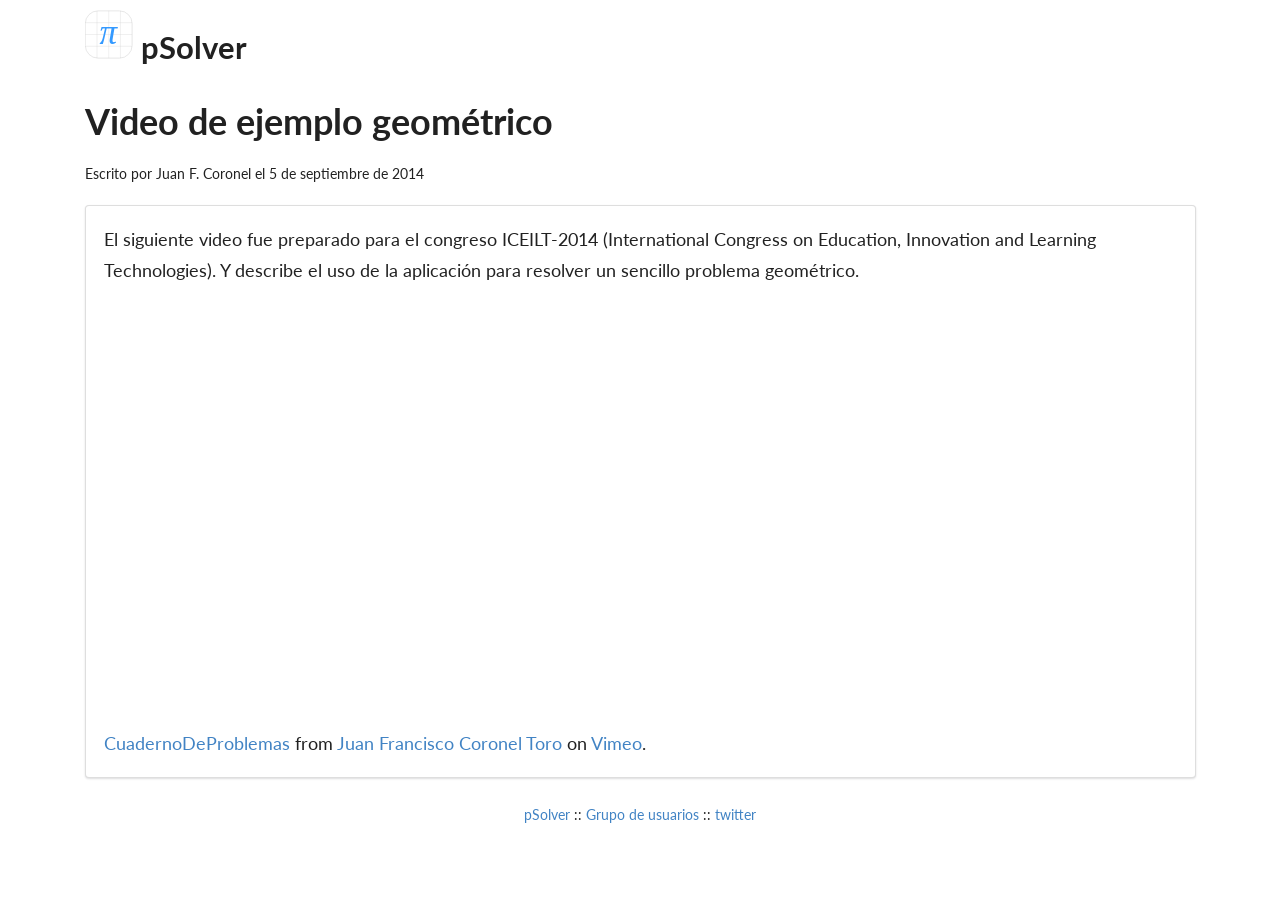
<file: video_iceilt2014.html>
<head>
	<title>pSolver</title>
	<meta http-equiv="content-type" content="text/html; charset=UTF-8" />
	<meta http-equiv="X-UA-Compatible" content="IE=edge">
	<meta name="viewport" content="width=device-width, initial-scale=1">
	<link rel="shortcut icon" href="img/favicon.ico" />
	<meta name="description" content="pSolver" />
	<meta name="keywords" content=pSolver" />
	<meta name="author" content="Juan F. Coronel Toro" />

	<link rel="stylesheet" type="text/css" href="./css/semantic.min.css">
	<script src="./css/semantic.min.js"></script>
	<script src="https://code.jquery.com/jquery-3.1.1.min.js"
		integrity="sha256-hVVnYaiADRTO2PzUGmuLJr8BLUSjGIZsDYGmIJLv2b8=" crossorigin="anonymous"></script>
</head>

<body>

	<div class="ui container">
		<h2><img style="margin-top: 10px;" src="img/logo_psolver.svg" width="48px" alt="Logo pSolver"> pSolver
		</h2>
		<h1>Video de ejemplo geométrico</h1>
		<p>Escrito por Juan F. Coronel el 5 de septiembre de 2014</p>

		<div class="ui segment">
			<p>El siguiente video fue preparado para el congreso ICEILT-2014 (International Congress on Education,
				Innovation
				and Learning Technologies). Y describe el uso de la aplicación para resolver un sencillo problema
				geométrico.
			</p>
			<p>
				<iframe src="https://player.vimeo.com/video/101422686?portrait=0" width="720" height="405"
					frameborder="0" webkitallowfullscreen mozallowfullscreen allowfullscreen></iframe>
			<p><a href="https://vimeo.com/101422686">CuadernoDeProblemas</a> from <a
					href="https://vimeo.com/user2546662">Juan
					Francisco Coronel Toro</a> on <a href="https://vimeo.com">Vimeo</a>.</p>

		</div>
	</div>

	<br>
	<div class="ui center aligned container">
		<p><a href="index_es.html" class="ui inverted link">pSolver</a> ::
			<a href="https://groups.google.com/d/forum/pSolver" target="_blank">Grupo de usuarios</a> ::
			<a href="http://www.twitter.com/psolver_org" target="_blank">twitter</a>
		</p>
	</div>
	<br>

</body>

</html>
</file>
